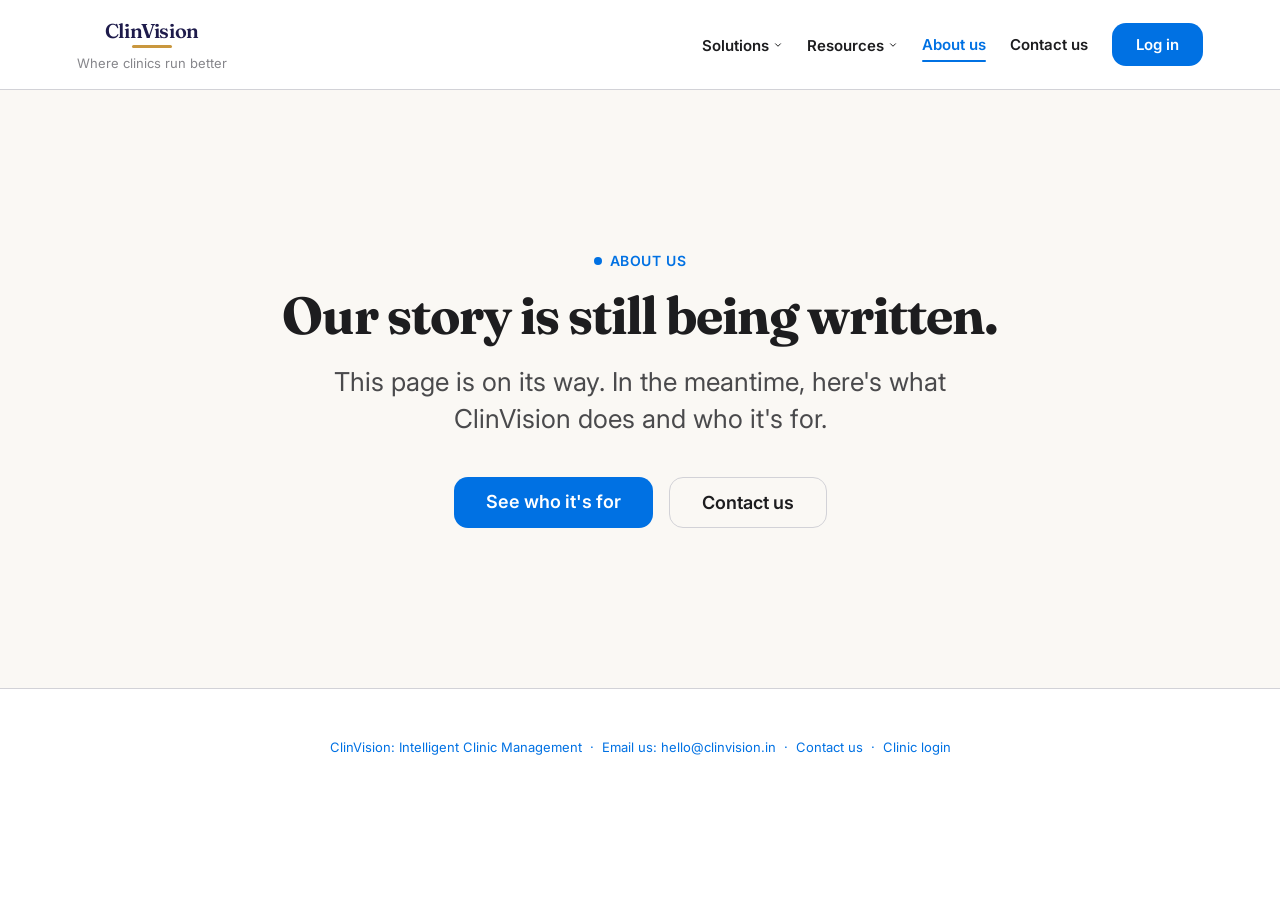
<file: about-us.html>
<!DOCTYPE html>
<html lang="en">
<head>
<meta charset="UTF-8" />
<meta name="viewport" content="width=device-width, initial-scale=1.0" />
<title>About ClinVision: Clinic Management Software Built in India</title>
<meta name="description" content="Learn about ClinVision, the team building clinic management software for Indian clinics, with real queue, billing, and pharmacy tools." />
<link rel="canonical" href="https://clinvision.in/about-us" />
<meta property="og:type" content="website" />
<meta property="og:site_name" content="ClinVision" />
<meta property="og:title" content="About ClinVision: Clinic Management Software Built in India" />
<meta property="og:description" content="Learn about ClinVision, the team building clinic management software for Indian clinics." />
<meta property="og:url" content="https://clinvision.in/about-us" />
<meta property="og:image" content="https://clinvision.in/og-image.png" />
<meta property="og:image:width" content="1200" />
<meta property="og:image:height" content="630" />
<meta name="twitter:card" content="summary_large_image" />
<meta name="twitter:title" content="About ClinVision: Clinic Management Software Built in India" />
<meta name="twitter:description" content="Learn about ClinVision, the team building clinic management software for Indian clinics." />
<meta name="twitter:image" content="https://clinvision.in/og-image.png" />
<link rel="preconnect" href="https://fonts.googleapis.com">
<link rel="preconnect" href="https://fonts.gstatic.com" crossorigin>
<link href="https://fonts.googleapis.com/css2?family=Inter:wght@400;500;600;700&family=Fraunces:opsz,wght@9..144,500;9..144,600;9..144,700&display=optional" rel="stylesheet">
<link rel="icon" type="image/svg+xml" href="data:image/svg+xml,%3Csvg xmlns='http://www.w3.org/2000/svg' viewBox='0 0 100 100'%3E%3Crect width='100' height='100' rx='22' fill='%231e1b4b'/%3E%3Ctext x='50' y='70' font-family='Georgia, serif' font-size='60' font-weight='700' fill='%23fff' text-anchor='middle'%3EC%3C/text%3E%3Crect x='30' y='80' width='40' height='7' rx='3' fill='%23c9973e'/%3E%3C/svg%3E" />
<link rel="stylesheet" href="/styles.css?v=311" />
</head>
<body>

  <nav class="mkt-nav">
    <a href="/" class="brand">
      <span class="brand-top">
        <span class="brand-word-wrap">
          <span class="brand-word">ClinVision</span>
          <span class="brand-word-bar"></span>
        </span>
      </span>
      <span class="brand-tagline">Where clinics run better</span>
    </a>
    <div class="mkt-nav-links">
      <div class="nav-segment-wrap" tabindex="0">
        <button type="button" class="nav-hover-trigger">
          Solutions
          <svg class="chevron" viewBox="0 0 20 20" fill="none"><path d="M5 7.5L10 12.5L15 7.5" stroke="currentColor" stroke-width="2" stroke-linecap="round" stroke-linejoin="round"/></svg>
        </button>
        <div class="segment-menu">
          <div class="segment-menu-inner">
            <a class="segment-item" href="/solo-practice">
              <span class="segment-icon"><svg viewBox="0 0 24 24" fill="none" stroke="currentColor" stroke-width="1.8" stroke-linecap="round" stroke-linejoin="round"><circle cx="12" cy="8" r="3.2"/><path d="M5 20c0-3.6 3.1-6 7-6s7 2.4 7 6"/></svg></span>
              <span><p class="segment-item-title">Solo practice</p><p class="segment-item-desc">One doctor. Still runs like clockwork.</p></span>
            </a>
            <a class="segment-item" href="/multi-doctor-clinics">
              <span class="segment-icon"><svg viewBox="0 0 24 24" fill="none" stroke="currentColor" stroke-width="1.8" stroke-linecap="round" stroke-linejoin="round"><path d="M17 21v-2a4 4 0 0 0-4-4H5a4 4 0 0 0-4 4v2"/><circle cx="9" cy="7" r="4"/><path d="M23 21v-2a4 4 0 0 0-3-3.87"/><path d="M16 3.13a4 4 0 0 1 0 7.75"/></svg></span>
              <span><p class="segment-item-title">Multi-doctor clinics</p><p class="segment-item-desc">Every doctor's queue, one shared view.</p></span>
            </a>
            <a class="segment-item disabled" href="#" onclick="return false;">
              <span class="segment-icon"><svg viewBox="0 0 24 24" fill="none" stroke="currentColor" stroke-width="1.8" stroke-linecap="round" stroke-linejoin="round"><path d="M4 21V6a1 1 0 0 1 1-1h6a1 1 0 0 1 1 1v15"/><path d="M12 10h7a1 1 0 0 1 1 1v10"/><path d="M8 8h.01M8 11h.01M8 14h.01M8 17h.01"/><path d="M15 13h.01M15 16h.01M15 19h.01"/></svg></span>
              <span><p class="segment-item-title">Polyclinics</p><p class="segment-item-desc">Many specialties, one front desk.</p></span>
            </a>
            <a class="segment-item disabled" href="#" onclick="return false;">
              <span class="segment-icon"><svg viewBox="0 0 24 24" fill="none" stroke="currentColor" stroke-width="1.8" stroke-linecap="round" stroke-linejoin="round"><path d="M9 3h6"/><path d="M10 3v6.5L4.5 19a1.5 1.5 0 0 0 1.3 2.3h12.4a1.5 1.5 0 0 0 1.3-2.3L14 9.5V3"/><path d="M7.5 15h9"/></svg></span>
              <span><p class="segment-item-title">Diagnostic centers</p><p class="segment-item-desc">Every walk-in, tracked and billed.</p></span>
            </a>
          </div>
        </div>
      </div>
            <div class="nav-segment-wrap" tabindex="0">
        <button type="button" class="nav-hover-trigger">
          Resources
          <svg class="chevron" viewBox="0 0 20 20" fill="none"><path d="M5 7.5L10 12.5L15 7.5" stroke="currentColor" stroke-width="2" stroke-linecap="round" stroke-linejoin="round"/></svg>
        </button>
        <div class="segment-menu">
          <div class="segment-menu-inner">
            <a class="segment-item" href="/resources/how-to-reduce-patient-waiting-time">
              <span class="segment-icon"><svg viewBox="0 0 24 24" fill="none" stroke="currentColor" stroke-width="1.8" stroke-linecap="round" stroke-linejoin="round"><circle cx="12" cy="12" r="9"/><path d="M12 7v5l3 3"/></svg></span>
              <span><p class="segment-item-title">Reduce patient waiting time</p><p class="segment-item-desc">What actually shortens a waiting room.</p></span>
            </a>
            <a class="segment-item" href="/resources/clinic-management-best-practices">
              <span class="segment-icon"><svg viewBox="0 0 24 24" fill="none" stroke="currentColor" stroke-width="1.8" stroke-linecap="round" stroke-linejoin="round"><path d="M9 11l3 3L22 4"/><path d="M21 12v7a2 2 0 0 1-2 2H5a2 2 0 0 1-2-2V5a2 2 0 0 1 2-2h11"/></svg></span>
              <span><p class="segment-item-title">Clinic management best practices</p><p class="segment-item-desc">Habits that hold up as you grow.</p></span>
            </a>
            <a class="segment-item" href="/resources/how-to-manage-opd-queues">
              <span class="segment-icon"><svg viewBox="0 0 24 24" fill="none" stroke="currentColor" stroke-width="1.8" stroke-linecap="round" stroke-linejoin="round"><rect x="3" y="4" width="18" height="16" rx="2"/><path d="M8 2v4M16 2v4M3 10h18"/></svg></span>
              <span><p class="segment-item-title">How to manage OPD queues</p><p class="segment-item-desc">Built for how Indian clinics actually run.</p></span>
            </a>
            <a class="segment-item" href="/resources/digital-vs-paper-patient-records">
              <span class="segment-icon"><svg viewBox="0 0 24 24" fill="none" stroke="currentColor" stroke-width="1.8" stroke-linecap="round" stroke-linejoin="round"><path d="M6 3h7l5 5v12a1 1 0 0 1-1 1H6a1 1 0 0 1-1-1V4a1 1 0 0 1 1-1z"/><path d="M13 3v5h5"/></svg></span>
              <span><p class="segment-item-title">Digital vs paper records</p><p class="segment-item-desc">An honest comparison, not a sales pitch.</p></span>
            </a>
            <a class="segment-item" href="/resources/clinic-software-guide">
              <span class="segment-icon"><svg viewBox="0 0 24 24" fill="none" stroke="currentColor" stroke-width="1.8" stroke-linecap="round" stroke-linejoin="round"><circle cx="10" cy="10" r="6"/><path d="M20 20l-5.5-5.5"/></svg></span>
              <span><p class="segment-item-title">Clinic software buyer's guide</p><p class="segment-item-desc">What to actually ask before you buy.</p></span>
            </a>
          </div>
        </div>
      </div>
      <a href="/about-us" class="mkt-nav-current" style="font-weight:600;font-size:15px;text-decoration:none;">About us</a>
      <a href="/contact" style="font-weight:600;font-size:15px;color:var(--black);text-decoration:none;">Contact us</a>
      <a href="/login" class="btn btn-accent">Log in</a>
    </div>
  </nav>

  <!-- PLACEHOLDER: this page is a stub. Real content (our story, mission,
       values, team) is a separate, deliberately-scoped piece of writing --
       see the "About us page: real content" item in BACKLOG.md. -->
  <div class="mkt-fullbleed" style="background:var(--mkt-paper);">
    <section class="mkt-section" style="padding-top:160px;padding-bottom:160px;">
      <div class="eyebrow">About us</div>
      <h2 class="mkt-h2">Our story is still being written.</h2>
      <p class="mkt-sub">This page is on its way. In the meantime, here's what ClinVision does and who it's for.</p>
      <div class="mkt-cta-row">
        <a href="/solo-practice" class="btn btn-accent btn-large">See who it's for</a>
        <a href="/contact" class="btn btn-ghost btn-large">Contact us</a>
      </div>
    </section>
  </div>

  <footer class="mkt-footer">
    ClinVision: Intelligent Clinic Management &nbsp;·&nbsp; Email us: <a href="mailto:hello@clinvision.in">hello@clinvision.in</a> &nbsp;·&nbsp;
    <a href="/contact">Contact us</a> &nbsp;·&nbsp;
    <a href="/login">Clinic login</a>
  </footer>

</body>
</html>
</file>
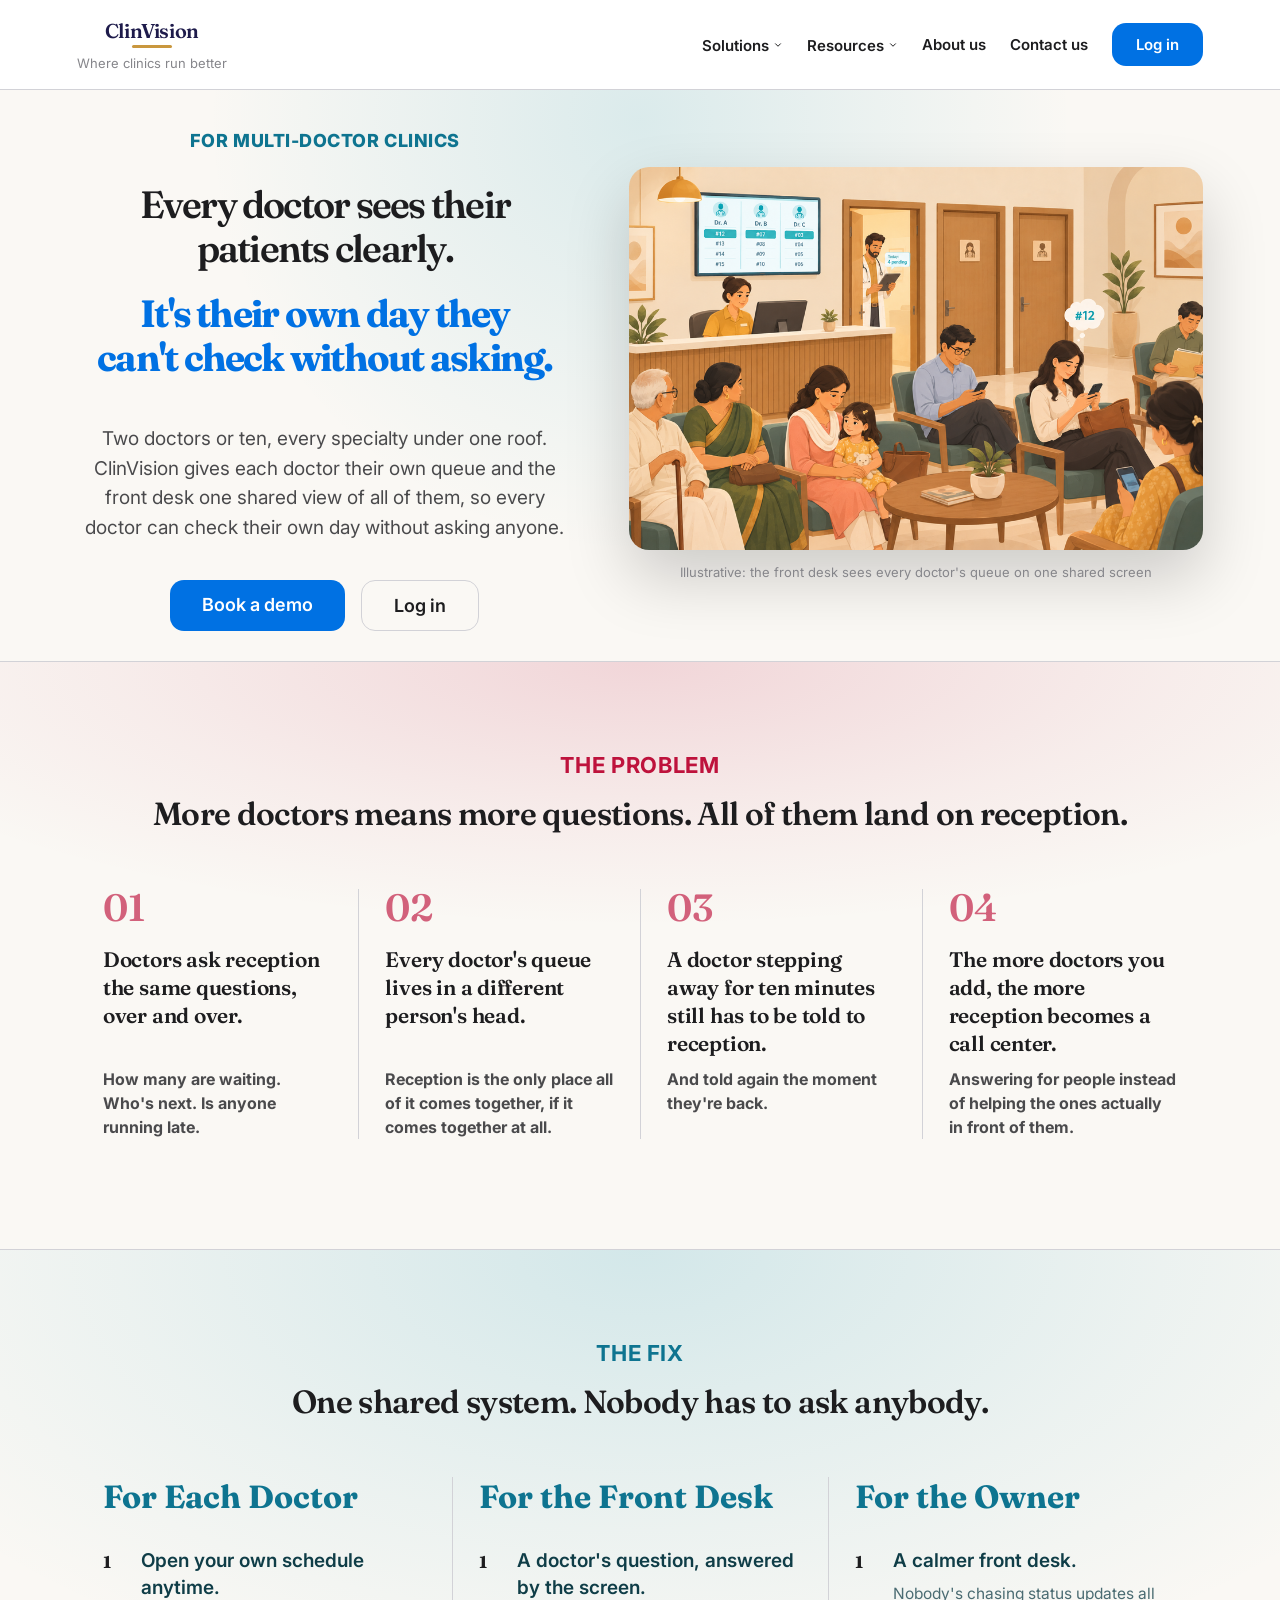
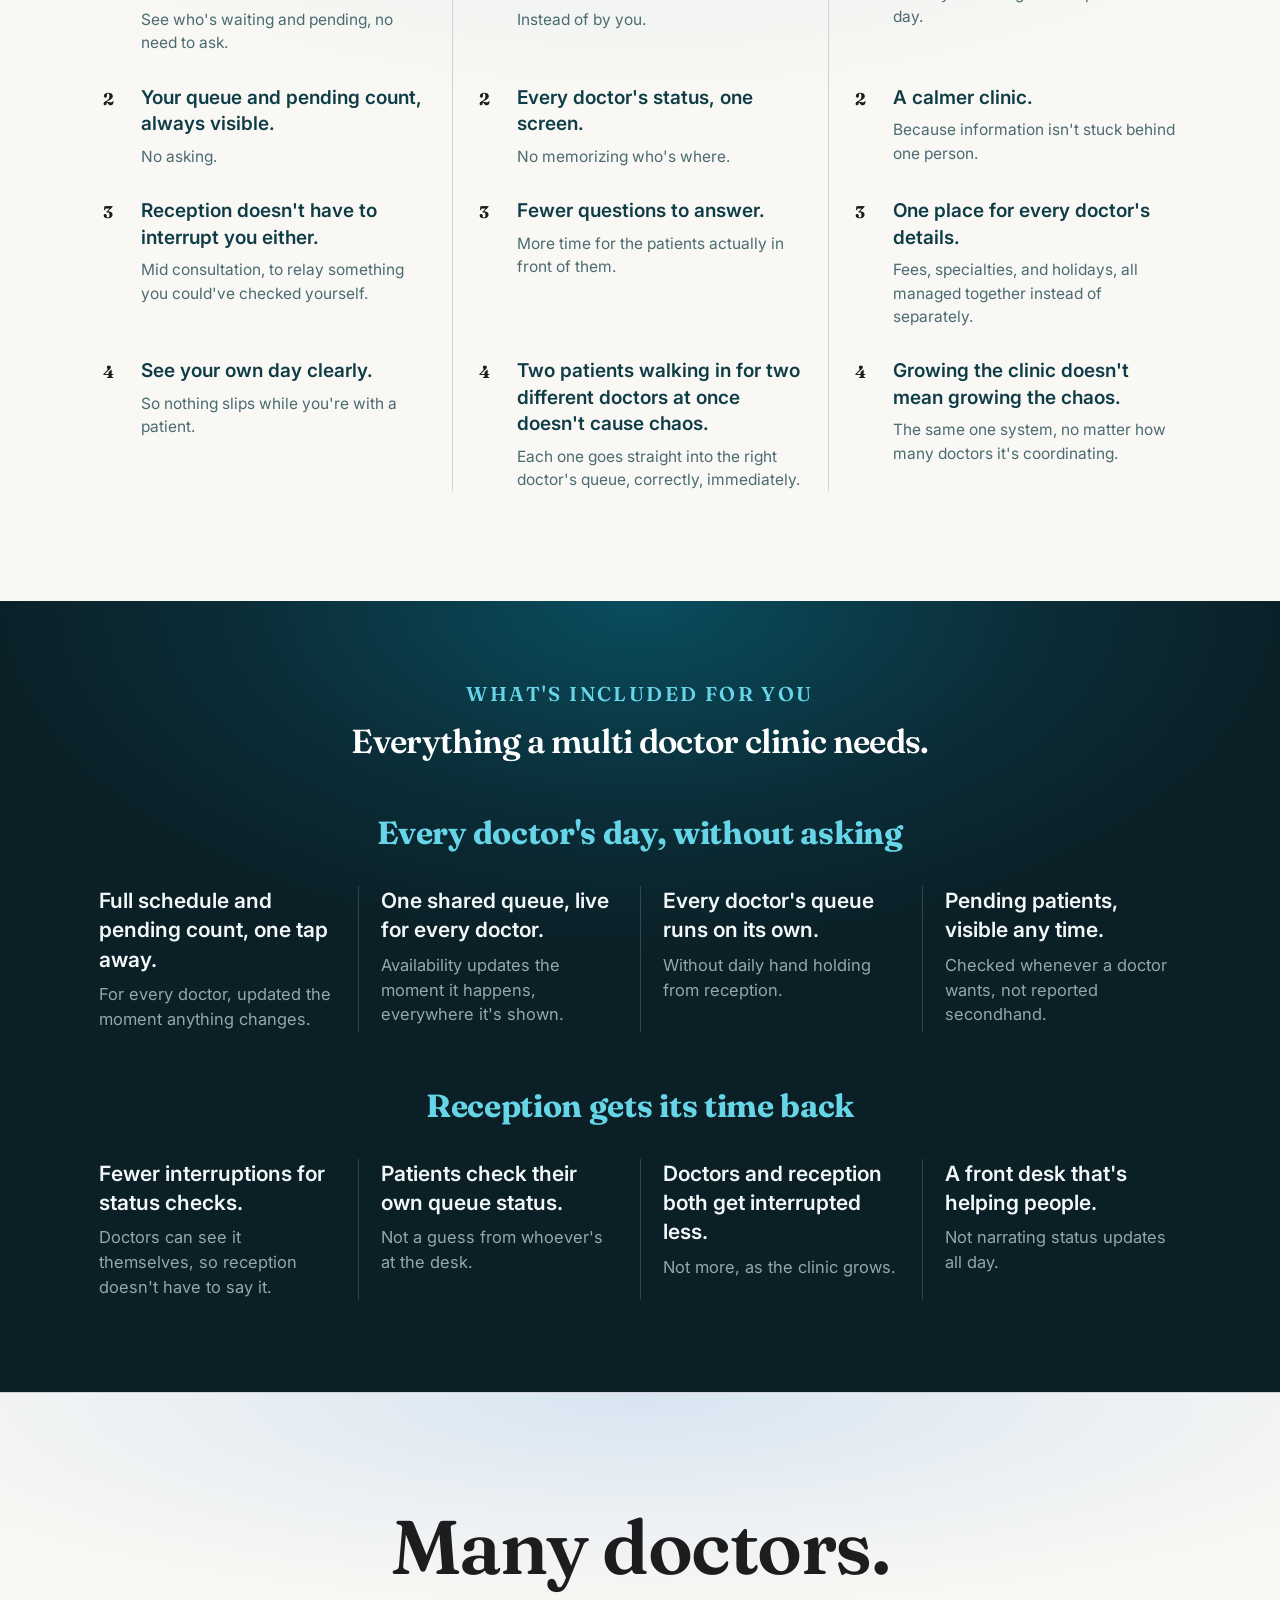
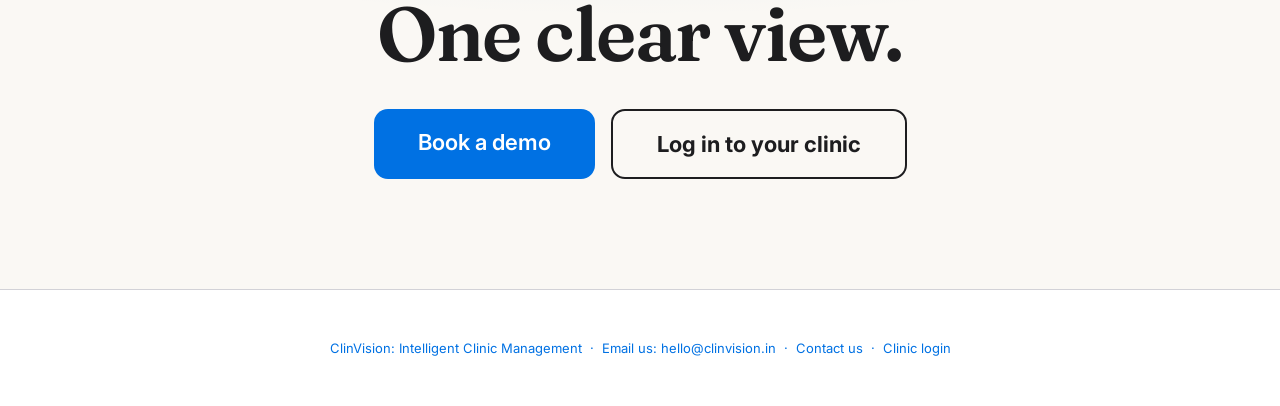
<file: multi-doctor-clinics.html>
<!DOCTYPE html>
<html lang="en">
<head>
<meta charset="UTF-8" />
<meta name="viewport" content="width=device-width, initial-scale=1.0" />
<title>Clinic Management Software for Multi Doctor Clinics | ClinVision</title>
<meta name="description" content="ClinVision gives every doctor their own queue, with the front desk seeing every doctor together in one shared view." />
<link rel="canonical" href="https://clinvision.in/multi-doctor-clinics" />
<meta property="og:type" content="website" />
<meta property="og:site_name" content="ClinVision" />
<meta property="og:title" content="Clinic Management Software for Multi Doctor Clinics | ClinVision" />
<meta property="og:description" content="Every doctor gets their own queue. The front desk sees all of them together, in one shared view." />
<meta property="og:url" content="https://clinvision.in/multi-doctor-clinics" />
<meta property="og:image" content="https://clinvision.in/og-image.png" />
<meta property="og:image:width" content="1200" />
<meta property="og:image:height" content="630" />
<meta name="twitter:card" content="summary_large_image" />
<meta name="twitter:title" content="Clinic Management Software for Multi Doctor Clinics | ClinVision" />
<meta name="twitter:description" content="Every doctor gets their own queue. The front desk sees all of them together, in one shared view." />
<meta name="twitter:image" content="https://clinvision.in/og-image.png" />
<link rel="preconnect" href="https://fonts.googleapis.com">
<link rel="preconnect" href="https://fonts.gstatic.com" crossorigin>
<link href="https://fonts.googleapis.com/css2?family=Inter:wght@400;500;600;700&family=Fraunces:opsz,wght@9..144,500;9..144,600;9..144,700&display=optional" rel="stylesheet">
<link rel="icon" type="image/svg+xml" href="data:image/svg+xml,%3Csvg xmlns='http://www.w3.org/2000/svg' viewBox='0 0 100 100'%3E%3Crect width='100' height='100' rx='22' fill='%231e1b4b'/%3E%3Ctext x='50' y='70' font-family='Georgia, serif' font-size='60' font-weight='700' fill='%23fff' text-anchor='middle'%3EC%3C/text%3E%3Crect x='30' y='80' width='40' height='7' rx='3' fill='%23c9973e'/%3E%3C/svg%3E" />
<link rel="stylesheet" href="/styles.css?v=311" />
</head>
<body>

  <!-- Reached only by hovering "Solutions" in the nav below -- see
       solo-practice.html's own nav comment for how the menu works.
       BACKLOG.md's segment-page note now covers only Polyclinics and
       Diagnostic centers -- this page ships Multi-doctor clinics, the
       2nd of 4 segments. -->
  <nav class="mkt-nav">
    <a href="/" class="brand">
      <span class="brand-top">
        <span class="brand-word-wrap">
          <span class="brand-word">ClinVision</span>
          <span class="brand-word-bar"></span>
        </span>
      </span>
      <span class="brand-tagline">Where clinics run better</span>
    </a>
    <div class="mkt-nav-links">
      <div class="nav-segment-wrap" tabindex="0">
        <button type="button" class="nav-hover-trigger">
          Solutions
          <svg class="chevron" viewBox="0 0 20 20" fill="none"><path d="M5 7.5L10 12.5L15 7.5" stroke="currentColor" stroke-width="2" stroke-linecap="round" stroke-linejoin="round"/></svg>
        </button>
        <div class="segment-menu">
          <div class="segment-menu-inner">
            <a class="segment-item" href="/solo-practice">
              <span class="segment-icon"><svg viewBox="0 0 24 24" fill="none" stroke="currentColor" stroke-width="1.8" stroke-linecap="round" stroke-linejoin="round"><circle cx="12" cy="8" r="3.2"/><path d="M5 20c0-3.6 3.1-6 7-6s7 2.4 7 6"/></svg></span>
              <span><p class="segment-item-title">Solo practice</p><p class="segment-item-desc">One doctor. Still runs like clockwork.</p></span>
            </a>
            <a class="segment-item" href="/multi-doctor-clinics">
              <span class="segment-icon"><svg viewBox="0 0 24 24" fill="none" stroke="currentColor" stroke-width="1.8" stroke-linecap="round" stroke-linejoin="round"><path d="M17 21v-2a4 4 0 0 0-4-4H5a4 4 0 0 0-4 4v2"/><circle cx="9" cy="7" r="4"/><path d="M23 21v-2a4 4 0 0 0-3-3.87"/><path d="M16 3.13a4 4 0 0 1 0 7.75"/></svg></span>
              <span><p class="segment-item-title">Multi-doctor clinics</p><p class="segment-item-desc">Every doctor's queue, one shared view.</p></span>
            </a>
            <a class="segment-item disabled" href="#" onclick="return false;">
              <span class="segment-icon"><svg viewBox="0 0 24 24" fill="none" stroke="currentColor" stroke-width="1.8" stroke-linecap="round" stroke-linejoin="round"><path d="M4 21V6a1 1 0 0 1 1-1h6a1 1 0 0 1 1 1v15"/><path d="M12 10h7a1 1 0 0 1 1 1v10"/><path d="M8 8h.01M8 11h.01M8 14h.01M8 17h.01"/><path d="M15 13h.01M15 16h.01M15 19h.01"/></svg></span>
              <span><p class="segment-item-title">Polyclinics</p><p class="segment-item-desc">Many specialties, one front desk.</p></span>
            </a>
            <a class="segment-item disabled" href="#" onclick="return false;">
              <span class="segment-icon"><svg viewBox="0 0 24 24" fill="none" stroke="currentColor" stroke-width="1.8" stroke-linecap="round" stroke-linejoin="round"><path d="M9 3h6"/><path d="M10 3v6.5L4.5 19a1.5 1.5 0 0 0 1.3 2.3h12.4a1.5 1.5 0 0 0 1.3-2.3L14 9.5V3"/><path d="M7.5 15h9"/></svg></span>
              <span><p class="segment-item-title">Diagnostic centers</p><p class="segment-item-desc">Every walk-in, tracked and billed.</p></span>
            </a>
          </div>
        </div>
      </div>
            <div class="nav-segment-wrap" tabindex="0">
        <button type="button" class="nav-hover-trigger">
          Resources
          <svg class="chevron" viewBox="0 0 20 20" fill="none"><path d="M5 7.5L10 12.5L15 7.5" stroke="currentColor" stroke-width="2" stroke-linecap="round" stroke-linejoin="round"/></svg>
        </button>
        <div class="segment-menu">
          <div class="segment-menu-inner">
            <a class="segment-item" href="/resources/how-to-reduce-patient-waiting-time">
              <span class="segment-icon"><svg viewBox="0 0 24 24" fill="none" stroke="currentColor" stroke-width="1.8" stroke-linecap="round" stroke-linejoin="round"><circle cx="12" cy="12" r="9"/><path d="M12 7v5l3 3"/></svg></span>
              <span><p class="segment-item-title">Reduce patient waiting time</p><p class="segment-item-desc">What actually shortens a waiting room.</p></span>
            </a>
            <a class="segment-item" href="/resources/clinic-management-best-practices">
              <span class="segment-icon"><svg viewBox="0 0 24 24" fill="none" stroke="currentColor" stroke-width="1.8" stroke-linecap="round" stroke-linejoin="round"><path d="M9 11l3 3L22 4"/><path d="M21 12v7a2 2 0 0 1-2 2H5a2 2 0 0 1-2-2V5a2 2 0 0 1 2-2h11"/></svg></span>
              <span><p class="segment-item-title">Clinic management best practices</p><p class="segment-item-desc">Habits that hold up as you grow.</p></span>
            </a>
            <a class="segment-item" href="/resources/how-to-manage-opd-queues">
              <span class="segment-icon"><svg viewBox="0 0 24 24" fill="none" stroke="currentColor" stroke-width="1.8" stroke-linecap="round" stroke-linejoin="round"><rect x="3" y="4" width="18" height="16" rx="2"/><path d="M8 2v4M16 2v4M3 10h18"/></svg></span>
              <span><p class="segment-item-title">How to manage OPD queues</p><p class="segment-item-desc">Built for how Indian clinics actually run.</p></span>
            </a>
            <a class="segment-item" href="/resources/digital-vs-paper-patient-records">
              <span class="segment-icon"><svg viewBox="0 0 24 24" fill="none" stroke="currentColor" stroke-width="1.8" stroke-linecap="round" stroke-linejoin="round"><path d="M6 3h7l5 5v12a1 1 0 0 1-1 1H6a1 1 0 0 1-1-1V4a1 1 0 0 1 1-1z"/><path d="M13 3v5h5"/></svg></span>
              <span><p class="segment-item-title">Digital vs paper records</p><p class="segment-item-desc">An honest comparison, not a sales pitch.</p></span>
            </a>
            <a class="segment-item" href="/resources/clinic-software-guide">
              <span class="segment-icon"><svg viewBox="0 0 24 24" fill="none" stroke="currentColor" stroke-width="1.8" stroke-linecap="round" stroke-linejoin="round"><circle cx="10" cy="10" r="6"/><path d="M20 20l-5.5-5.5"/></svg></span>
              <span><p class="segment-item-title">Clinic software buyer's guide</p><p class="segment-item-desc">What to actually ask before you buy.</p></span>
            </a>
          </div>
        </div>
      </div>
      <a href="/about-us" style="font-weight:600;font-size:15px;color:var(--black);text-decoration:none;">About us</a>
      <a href="/contact" style="font-weight:600;font-size:15px;color:var(--black);text-decoration:none;">Contact us</a>
      <a href="/login" class="btn btn-accent">Log in</a>
    </div>
  </nav>

  <!-- HERO -->
  <div class="mkt-fullbleed" style="background:var(--mkt-paper);">
    <div class="hero-stage centered">
      <!-- Cyan, this segment's own identity color -- not Solo practice's
           teal, not the purple/amber reserved for Polyclinics/Diagnostic
           centers. Same shape/animation as every other segment hero. -->
      <div class="hero-glow" aria-hidden="true" style="background: radial-gradient(circle, rgba(8, 145, 178, 0.13) 0%, rgba(8, 145, 178, 0) 68%);"></div>
      <div class="content">
        <div class="eyebrow hero-fx" id="heroFxEyebrow" style="color:#0e7490; opacity:1; font-weight:800;">For multi-doctor clinics</div>
        <h1 class="mkt-h1">
          <span class="hero-line hero-line-last hero-fx" id="heroFxLine1">Every doctor sees their patients clearly.</span>
          <!-- Runs longer than Solo practice's own resolve line -- at
               the shared 46px cap it wraps to 3 lines no matter where a
               manual break falls, since even half the sentence exceeds
               the 560px content column at that size. Capped lower here,
               specific to this page's longer sentence, with a manual
               break at the natural clause so it holds at exactly 2. -->
          <span class="hero-line-resolve hero-fx hero-fx-pop" id="heroFxResolve" style="white-space:normal; font-size:clamp(26px, 3.1vw, 38px);">It's their own day they<br />can't check without asking.</span>
        </h1>
        <p class="mkt-sub hero-sub hero-fx" id="heroFxSub">Two doctors or ten, every specialty under one roof. ClinVision gives each doctor their own queue and the front desk one shared view of all of them, so every doctor can check their own day without asking anyone.</p>
        <div class="mkt-cta-row hero-fx" id="heroFxCta">
          <a href="/contact" class="btn btn-accent btn-large">Book a demo</a>
          <a href="/login" class="btn btn-ghost btn-large">Log in</a>
        </div>
      </div>
      <div class="hero-visual hero-fx" id="heroFxImage">
        <img src="multi-doctor-clinics.png" alt="A front desk with a shared screen showing three doctors' queues (Dr. A, B, C), consultation room doors, a doctor checking a tablet reading Today: 4 pending, and a patient in the waiting area checking her phone with her queue number in a thought bubble." />
        <div class="hero-visual-caption hero-fx" id="heroFxCaption">Illustrative: the front desk sees every doctor's queue on one shared screen</div>
      </div>
    </div>
  </div>

  <script>
    (function () {
      var seq = [
        ['heroFxEyebrow', 0],
        ['heroFxImage', 300],
        ['heroFxLine1', 250],
        ['heroFxResolve', 700],
        ['heroFxSub', 1300],
        ['heroFxCaption', 1450],
        ['heroFxCta', 1550]
      ];
      seq.forEach(function (pair) {
        var id = pair[0], delay = pair[1];
        window.setTimeout(function () {
          var el = document.getElementById(id);
          if (el) el.classList.add('show');
        }, delay);
      });
    })();
  </script>

  <!-- PROBLEM -- 4 numbered facts, rose tone, staggered reveal -->
  <section class="pg-section tone-rose">
    <div class="pg-glow" aria-hidden="true"></div>
    <!-- Widened from the shared 920px -- this headline runs longer than
         Solo practice's own Problem headline and was wrapping to 2
         lines at the default width. -->
    <div class="pg-head reveal" style="max-width:1150px;">
      <div class="pg-eyebrow">The problem</div>
      <h2 class="pg-h2">More doctors means more questions. All of them land on reception.</h2>
    </div>
    <div class="item-row" id="problemRow" style="--cols:4;">
      <div class="item-card"><div class="item-num">01</div><p class="item-lead">Doctors ask reception the same questions, over and over.</p><p class="item-support">How many are waiting. Who's next. Is anyone running late.</p></div>
      <div class="item-card"><div class="item-num">02</div><p class="item-lead">Every doctor's queue lives in a different person's head.</p><p class="item-support">Reception is the only place all of it comes together, if it comes together at all.</p></div>
      <div class="item-card"><div class="item-num">03</div><p class="item-lead">A doctor stepping away for ten minutes still has to be told to reception.</p><p class="item-support">And told again the moment they're back.</p></div>
      <div class="item-card"><div class="item-num">04</div><p class="item-lead">The more doctors you add, the more reception becomes a call center.</p><p class="item-support">Answering for people instead of helping the ones actually in front of them.</p></div>
    </div>
  </section>

  <!-- FIX -- 3 audience columns, each once, each with its own numbered
       stack of points; cyan tone. New pattern (.audience-head/.point-list),
       see styles.css's comment above these classes. -->
  <section class="pg-section tone-cyan">
    <div class="pg-glow" aria-hidden="true"></div>
    <div class="pg-head reveal">
      <div class="pg-eyebrow">The fix</div>
      <h2 class="pg-h2">One shared system. Nobody has to ask anybody.</h2>
    </div>
    <div class="item-row" id="fixRow" style="--cols:3;">

      <div class="item-card">
        <div class="audience-head">For Each Doctor</div>
        <div class="point-list">
          <div class="point"><div class="point-num">1</div><div><p class="point-lead">Open your own schedule anytime.</p><p class="point-support">See who's waiting and pending, no need to ask.</p></div></div>
          <div class="point"><div class="point-num">2</div><div><p class="point-lead">Your queue and pending count, always visible.</p><p class="point-support">No asking.</p></div></div>
          <div class="point"><div class="point-num">3</div><div><p class="point-lead">Reception doesn't have to interrupt you either.</p><p class="point-support">Mid consultation, to relay something you could've checked yourself.</p></div></div>
          <div class="point"><div class="point-num">4</div><div><p class="point-lead">See your own day clearly.</p><p class="point-support">So nothing slips while you're with a patient.</p></div></div>
        </div>
      </div>

      <div class="item-card">
        <div class="audience-head">For the Front Desk</div>
        <div class="point-list">
          <div class="point"><div class="point-num">1</div><div><p class="point-lead">A doctor's question, answered by the screen.</p><p class="point-support">Instead of by you.</p></div></div>
          <div class="point"><div class="point-num">2</div><div><p class="point-lead">Every doctor's status, one screen.</p><p class="point-support">No memorizing who's where.</p></div></div>
          <div class="point"><div class="point-num">3</div><div><p class="point-lead">Fewer questions to answer.</p><p class="point-support">More time for the patients actually in front of them.</p></div></div>
          <div class="point"><div class="point-num">4</div><div><p class="point-lead">Two patients walking in for two different doctors at once doesn't cause chaos.</p><p class="point-support">Each one goes straight into the right doctor's queue, correctly, immediately.</p></div></div>
        </div>
      </div>

      <div class="item-card">
        <div class="audience-head">For the Owner</div>
        <div class="point-list">
          <div class="point"><div class="point-num">1</div><div><p class="point-lead">A calmer front desk.</p><p class="point-support">Nobody's chasing status updates all day.</p></div></div>
          <div class="point"><div class="point-num">2</div><div><p class="point-lead">A calmer clinic.</p><p class="point-support">Because information isn't stuck behind one person.</p></div></div>
          <div class="point"><div class="point-num">3</div><div><p class="point-lead">One place for every doctor's details.</p><p class="point-support">Fees, specialties, and holidays, all managed together instead of separately.</p></div></div>
          <div class="point"><div class="point-num">4</div><div><p class="point-lead">Growing the clinic doesn't mean growing the chaos.</p><p class="point-support">The same one system, no matter how many doctors it's coordinating.</p></div></div>
        </div>
      </div>

    </div>
  </section>

  <!-- WHAT'S INCLUDED -- dark cyan contrast panel, grouped under 2 shared
       row headings instead of a per-column numeral (see styles.css). -->
  <section class="dark-panel tone-cyan">
    <div class="dark-panel-glow" aria-hidden="true"></div>
    <!-- Widened from the shared 680px, and the h2's own font-size capped
         a bit lower than the shared 41px -- at the default width/size
         this heading was wrapping to 2 lines. -->
    <div class="dark-panel-head reveal" style="max-width:900px;">
      <div class="dark-panel-eyebrow">What's included for you</div>
      <h2 style="font-size:clamp(24px, 2.6vw, 34px);">Everything a multi doctor clinic needs.</h2>
    </div>
    <div class="dark-panel-body">

      <div class="dark-row-group">
        <div class="dark-row-heading reveal">Every doctor's day, without asking</div>
        <div class="dark-row" id="includedRow1">
          <div class="dark-col"><div class="dark-cell"><p class="point-lead">Full schedule and pending count, one tap away.</p><p class="point-support">For every doctor, updated the moment anything changes.</p></div></div>
          <div class="dark-col"><div class="dark-cell"><p class="point-lead">One shared queue, live for every doctor.</p><p class="point-support">Availability updates the moment it happens, everywhere it's shown.</p></div></div>
          <div class="dark-col"><div class="dark-cell"><p class="point-lead">Every doctor's queue runs on its own.</p><p class="point-support">Without daily hand holding from reception.</p></div></div>
          <div class="dark-col"><div class="dark-cell"><p class="point-lead">Pending patients, visible any time.</p><p class="point-support">Checked whenever a doctor wants, not reported secondhand.</p></div></div>
        </div>
      </div>

      <div class="dark-row-group">
        <div class="dark-row-heading reveal">Reception gets its time back</div>
        <div class="dark-row" id="includedRow2">
          <div class="dark-col"><div class="dark-cell"><p class="point-lead">Fewer interruptions for status checks.</p><p class="point-support">Doctors can see it themselves, so reception doesn't have to say it.</p></div></div>
          <div class="dark-col"><div class="dark-cell"><p class="point-lead">Patients check their own queue status.</p><p class="point-support">Not a guess from whoever's at the desk.</p></div></div>
          <div class="dark-col"><div class="dark-cell"><p class="point-lead">Doctors and reception both get interrupted less.</p><p class="point-support">Not more, as the clinic grows.</p></div></div>
          <div class="dark-col"><div class="dark-cell"><p class="point-lead">A front desk that's helping people.</p><p class="point-support">Not narrating status updates all day.</p></div></div>
        </div>
      </div>

    </div>
  </section>

  <!-- CLOSING CTA -- paper + blue glow, matching every other segment page -->
  <section class="final-cta centered reveal">
    <div class="final-cta-glow" aria-hidden="true"></div>
    <div class="final-cta-inner">
      <h2>Many doctors.<br />One clear view.</h2>
      <div class="mkt-cta-row">
        <a href="/contact" class="btn btn-accent">Book a demo</a>
        <a href="/login" class="btn btn-ghost">Log in to your clinic</a>
      </div>
    </div>
  </section>

  <footer class="mkt-footer">
    ClinVision: Intelligent Clinic Management &nbsp;·&nbsp; Email us: <a href="mailto:hello@clinvision.in">hello@clinvision.in</a> &nbsp;·&nbsp;
    <a href="/contact">Contact us</a> &nbsp;·&nbsp;
    <a href="/login">Clinic login</a>
  </footer>

  <script>
    // Plain section headers: simple fade-up on scroll -- same pattern
    // every other marketing page uses.
    const revealObserver = new IntersectionObserver((entries) => {
      entries.forEach((entry) => {
        if (entry.isIntersecting) { entry.target.classList.add('visible'); revealObserver.unobserve(entry.target); }
      });
    }, { threshold: 0.05 });
    document.querySelectorAll('.reveal').forEach((el) => revealObserver.observe(el));

    // Problem's 4 cards stagger in -- verbatim pattern from every other
    // segment page's own Problem/Fix rows.
    ['problemRow'].forEach((rowId) => {
      const cards = document.querySelectorAll('#' + rowId + ' .item-card');
      const obs = new IntersectionObserver((entries) => {
        entries.forEach((entry, i) => {
          if (entry.isIntersecting) {
            window.setTimeout(() => entry.target.classList.add('show'), i * 150);
            obs.unobserve(entry.target);
          }
        });
      }, { threshold: 0.05 });
      cards.forEach((el) => obs.observe(el));
    });

    // Fix's 3 audience columns fade in as a group, then each numbered
    // point inside cascades in turn.
    document.querySelectorAll('#fixRow .item-card').forEach((card) => {
      const obs = new IntersectionObserver((entries) => {
        entries.forEach((entry) => {
          if (entry.isIntersecting) { entry.target.classList.add('show'); obs.unobserve(entry.target); }
        });
      }, { threshold: 0.05 });
      obs.observe(card);
    });
    document.querySelectorAll('#fixRow .point-list').forEach((list) => {
      const points = list.querySelectorAll('.point');
      const obs = new IntersectionObserver((entries) => {
        entries.forEach((entry, i) => {
          if (entry.isIntersecting) {
            window.setTimeout(() => entry.target.classList.add('show'), i * 140);
            obs.unobserve(entry.target);
          }
        });
      }, { threshold: 0.1 });
      points.forEach((el) => obs.observe(el));
    });

    // Included's cells stagger left to right within their own row.
    document.querySelectorAll('.dark-row').forEach((row) => {
      const cells = row.querySelectorAll('.dark-cell');
      const obs = new IntersectionObserver((entries) => {
        entries.forEach((entry, i) => {
          if (entry.isIntersecting) {
            window.setTimeout(() => entry.target.classList.add('show'), i * 140);
            obs.unobserve(entry.target);
          }
        });
      }, { threshold: 0.1 });
      cells.forEach((el) => obs.observe(el));
    });

    // Equalize point-block heights: Fix aligns each numbered point
    // across its 3 sibling columns by index; Included aligns each
    // dark-row's own 4 sibling cells directly. Both equalize the whole
    // block (lead + support together), not just the lead -- stretching
    // the lead alone leaves dead space wedged between a short lead and
    // its own support whenever a sibling's lead wraps to more lines.
    (function () {
      function equalizeFixRow() {
        const lists = document.querySelectorAll('#fixRow .point-list');
        if (lists.length < 2) return;
        let maxPoints = 0;
        lists.forEach((l) => { maxPoints = Math.max(maxPoints, l.querySelectorAll('.point').length); });
        for (let i = 0; i < maxPoints; i++) {
          const blocks = [];
          lists.forEach((l) => {
            const pts = l.querySelectorAll('.point');
            if (pts[i]) blocks.push(pts[i]);
          });
          blocks.forEach((el) => { el.style.minHeight = ''; });
          let max = 0;
          blocks.forEach((el) => { const h = el.getBoundingClientRect().height; if (h > max) max = h; });
          blocks.forEach((el) => { el.style.minHeight = max + 'px'; });
        }
      }
      function equalizeIncludedRows() {
        document.querySelectorAll('.dark-row').forEach((row) => {
          const cells = row.querySelectorAll('.dark-cell');
          cells.forEach((el) => { el.style.minHeight = ''; });
          let max = 0;
          cells.forEach((el) => { const h = el.getBoundingClientRect().height; if (h > max) max = h; });
          cells.forEach((el) => { el.style.minHeight = max + 'px'; });
        });
      }
      function equalizeAll() { equalizeFixRow(); equalizeIncludedRows(); }
      let resizeTimer;
      window.addEventListener('resize', () => {
        window.clearTimeout(resizeTimer);
        resizeTimer = window.setTimeout(equalizeAll, 150);
      });
      if (document.fonts && document.fonts.ready) { document.fonts.ready.then(equalizeAll); }
      equalizeAll();
    })();

    // Equalize Problem's own item-lead heights within its one row --
    // verbatim pattern from every other segment page.
    (function () {
      const leads = document.querySelectorAll('#problemRow .item-lead');
      function equalize() {
        leads.forEach((el) => { el.style.minHeight = ''; });
        let max = 0;
        leads.forEach((el) => { const h = el.getBoundingClientRect().height; if (h > max) max = h; });
        leads.forEach((el) => { el.style.minHeight = max + 'px'; });
      }
      let resizeTimer;
      window.addEventListener('resize', () => {
        window.clearTimeout(resizeTimer);
        resizeTimer = window.setTimeout(equalize, 150);
      });
      if (document.fonts && document.fonts.ready) { document.fonts.ready.then(equalize); }
      equalize();
    })();
  </script>

</body>
</html>
</file>
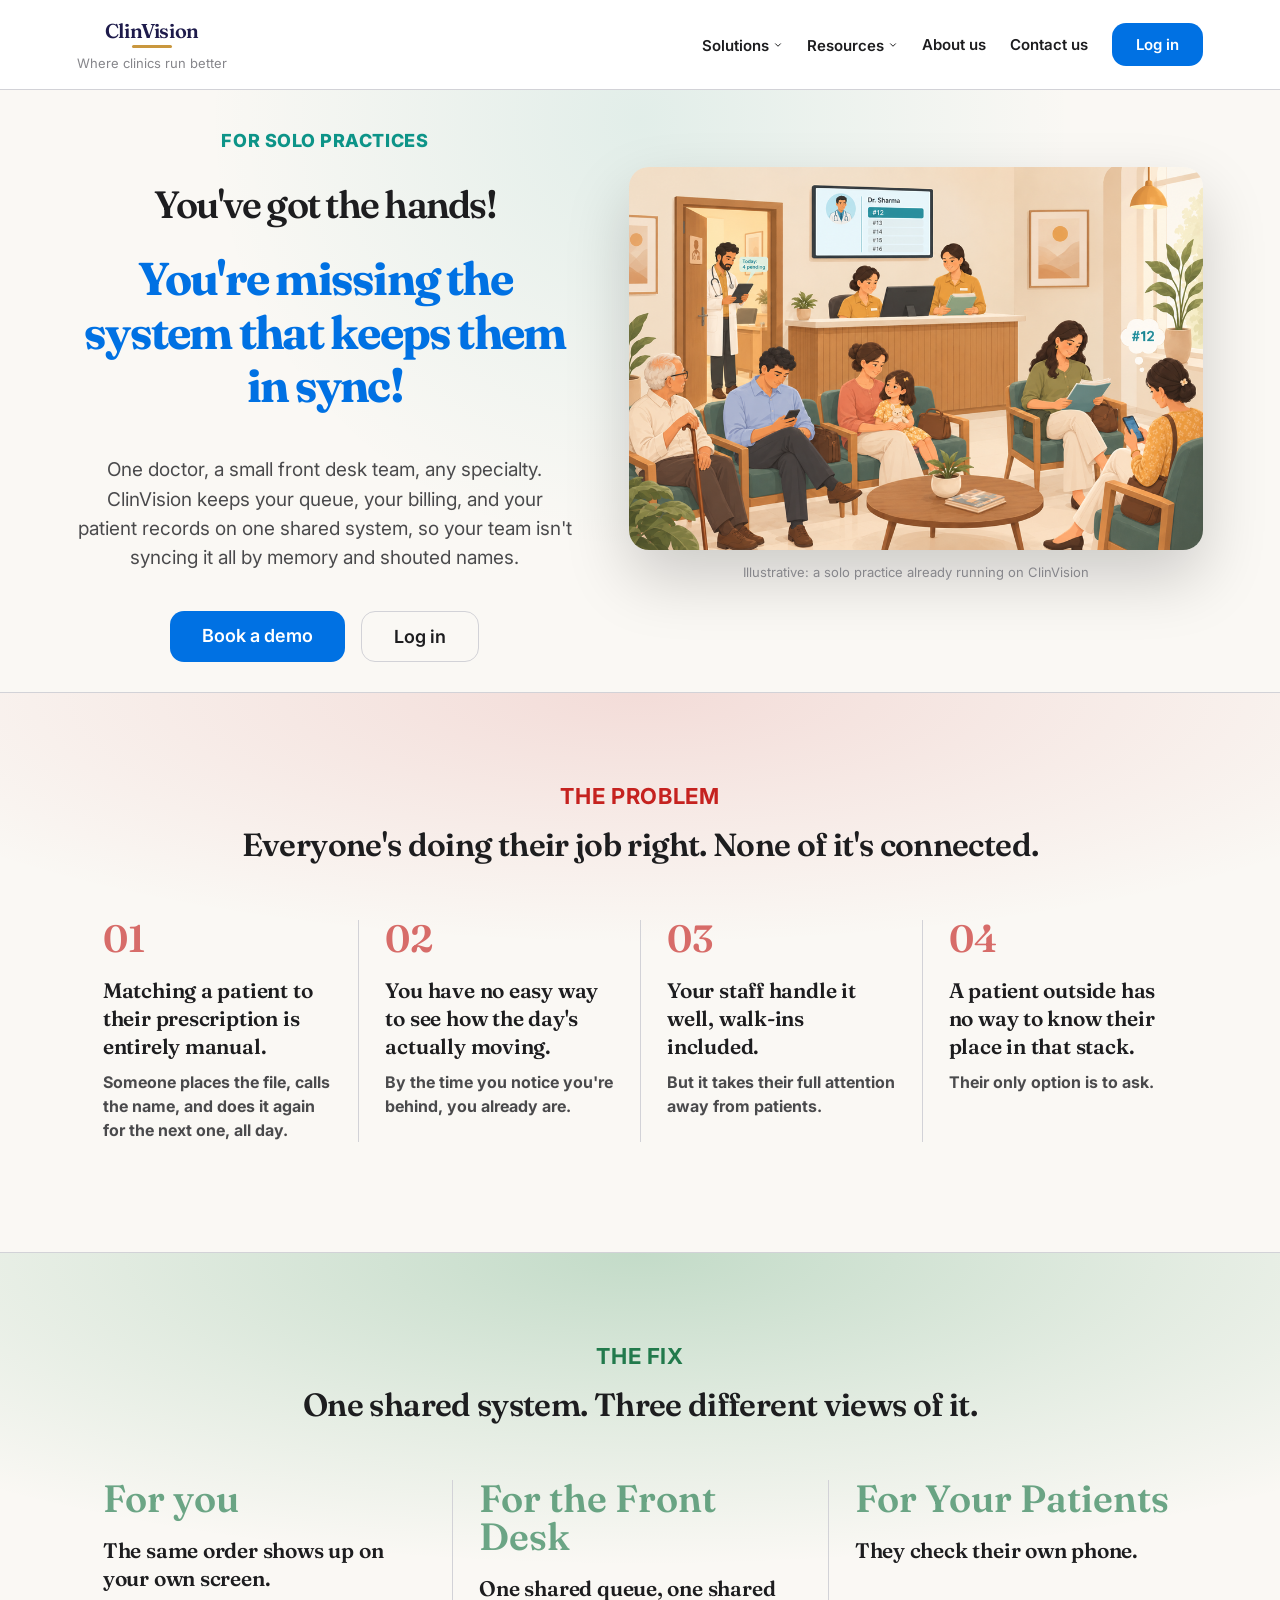
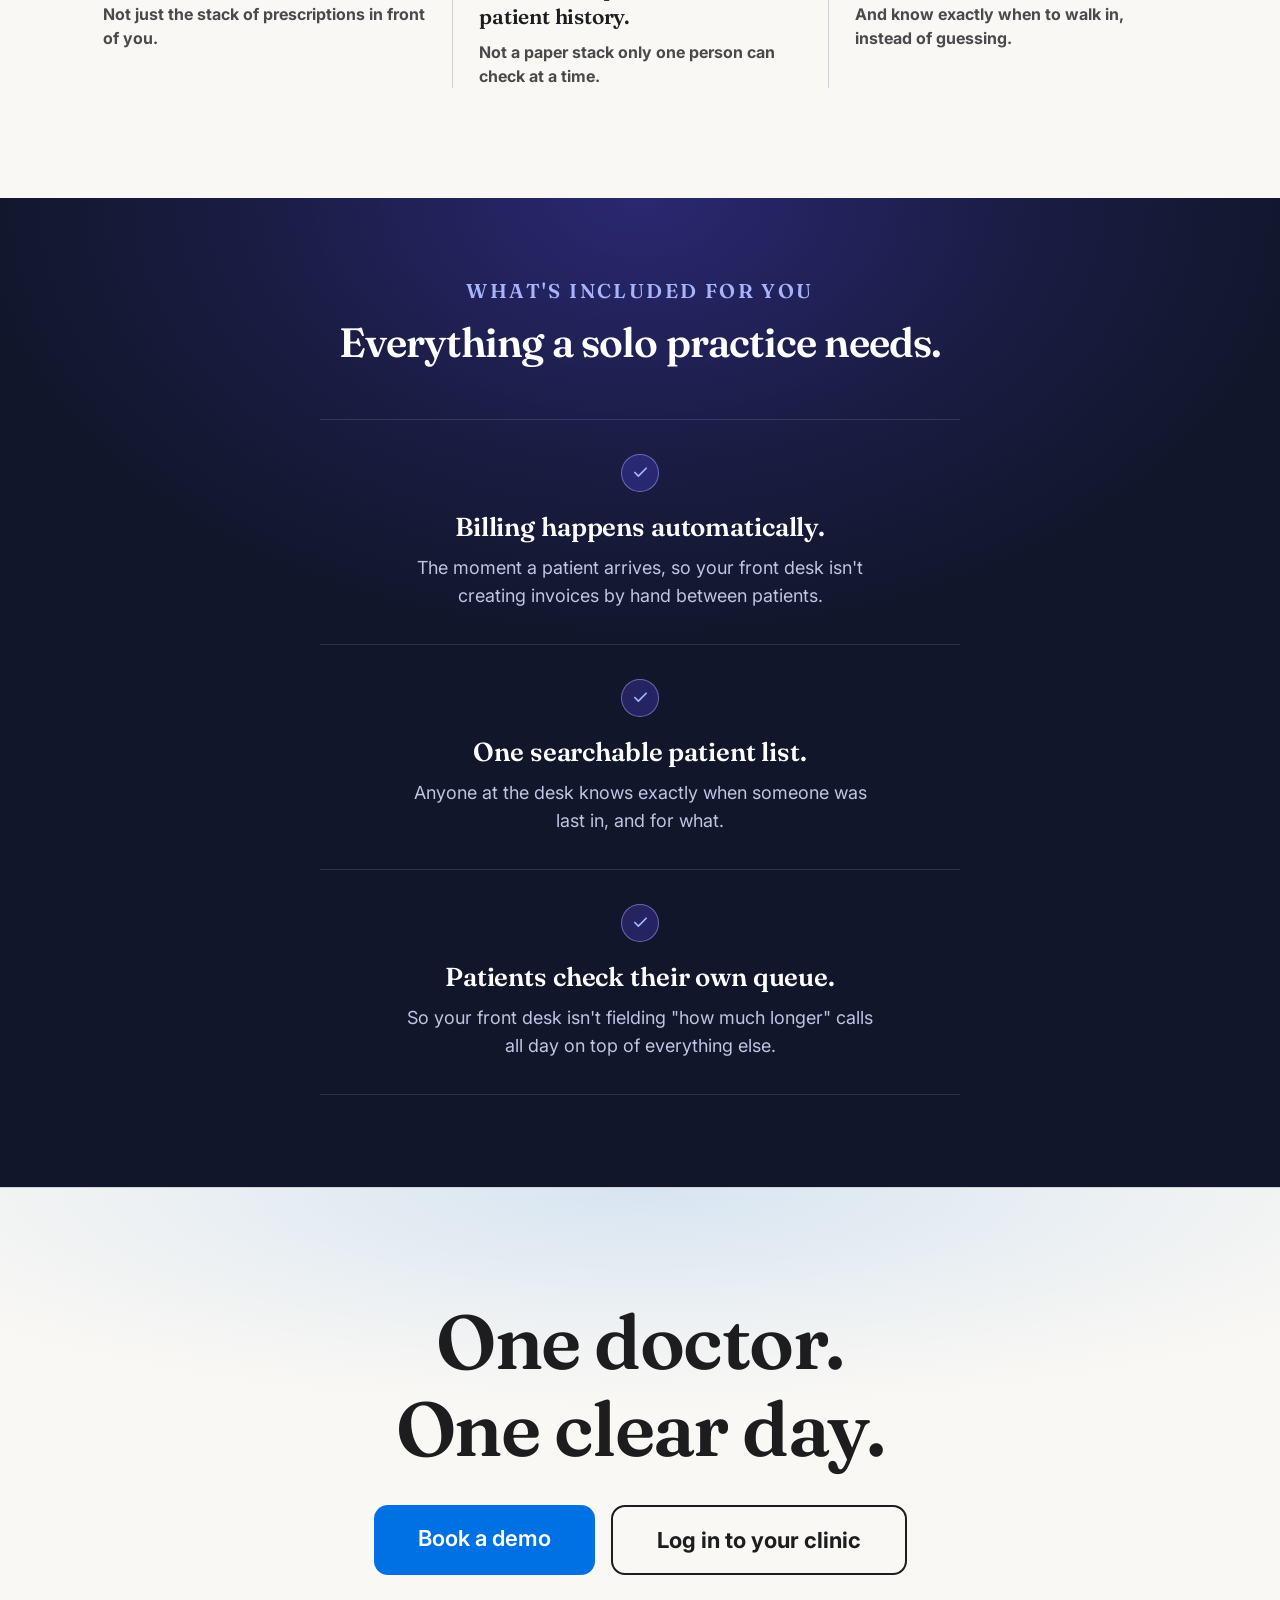
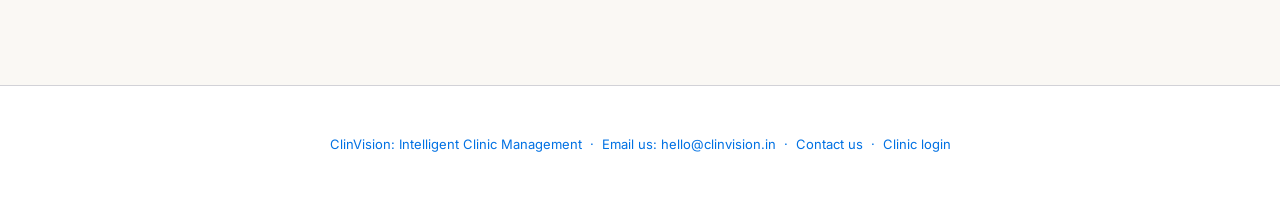
<file: solo-practice.html>
<!DOCTYPE html>
<html lang="en">
<head>
<meta charset="UTF-8" />
<meta name="viewport" content="width=device-width, initial-scale=1.0" />
<title>Clinic Management Software for Solo Practice | ClinVision</title>
<meta name="description" content="ClinVision is built for solo practice doctors, managing your patient queue, consultation billing, and pharmacy counter in one simple system." />
<link rel="canonical" href="https://clinvision.in/solo-practice" />
<meta property="og:type" content="website" />
<meta property="og:site_name" content="ClinVision" />
<meta property="og:title" content="Clinic Management Software for Solo Practice | ClinVision" />
<meta property="og:description" content="Manage your patient queue, consultation billing, and pharmacy counter from one simple system, built for a solo practice doctor, no extra staff needed." />
<meta property="og:url" content="https://clinvision.in/solo-practice" />
<meta property="og:image" content="https://clinvision.in/og-image.png" />
<meta property="og:image:width" content="1200" />
<meta property="og:image:height" content="630" />
<meta name="twitter:card" content="summary_large_image" />
<meta name="twitter:title" content="Clinic Management Software for Solo Practice | ClinVision" />
<meta name="twitter:description" content="Manage your patient queue, consultation billing, and pharmacy counter from one simple system, built for a solo practice doctor, no extra staff needed." />
<meta name="twitter:image" content="https://clinvision.in/og-image.png" />
<link rel="preconnect" href="https://fonts.googleapis.com">
<link rel="preconnect" href="https://fonts.gstatic.com" crossorigin>
<link href="https://fonts.googleapis.com/css2?family=Inter:wght@400;500;600;700&family=Fraunces:opsz,wght@9..144,500;9..144,600;9..144,700&display=optional" rel="stylesheet">
<link rel="icon" type="image/svg+xml" href="data:image/svg+xml,%3Csvg xmlns='http://www.w3.org/2000/svg' viewBox='0 0 100 100'%3E%3Crect width='100' height='100' rx='22' fill='%231e1b4b'/%3E%3Ctext x='50' y='70' font-family='Georgia, serif' font-size='60' font-weight='700' fill='%23fff' text-anchor='middle'%3EC%3C/text%3E%3Crect x='30' y='80' width='40' height='7' rx='3' fill='%23c9973e'/%3E%3C/svg%3E" />
<link rel="stylesheet" href="/styles.css?v=311" />
</head>
<body>

  <!-- Reached only by hovering "Solutions" in the nav below -- there is
       no standalone "who it's for" overview page anymore. See the
       .nav-segment-wrap/.segment-menu block in styles.css for how the
       menu itself works, and BACKLOG.md's segment-page note for what's
       still unbuilt (Multi-doctor clinics/Polyclinics/Diagnostic
       centers all sit in that same menu, disabled, until each gets its
       own page like this one). -->
  <nav class="mkt-nav">
    <a href="/" class="brand">
      <span class="brand-top">
        <span class="brand-word-wrap">
          <span class="brand-word">ClinVision</span>
          <span class="brand-word-bar"></span>
        </span>
      </span>
      <span class="brand-tagline">Where clinics run better</span>
    </a>
    <div class="mkt-nav-links">
      <div class="nav-segment-wrap" tabindex="0">
        <!-- No mkt-nav-current here on purpose -- that class also draws
             the "current page" underline bar, which read as an odd
             permanent underline sitting under "Solutions" on its own
             segment page. Plain trigger instead, same as on every other
             marketing page; only its hover state (color+scale) changes. -->
        <button type="button" class="nav-hover-trigger">
          Solutions
          <svg class="chevron" viewBox="0 0 20 20" fill="none"><path d="M5 7.5L10 12.5L15 7.5" stroke="currentColor" stroke-width="2" stroke-linecap="round" stroke-linejoin="round"/></svg>
        </button>
        <div class="segment-menu">
          <div class="segment-menu-inner">
            <a class="segment-item" href="/solo-practice">
              <span class="segment-icon"><svg viewBox="0 0 24 24" fill="none" stroke="currentColor" stroke-width="1.8" stroke-linecap="round" stroke-linejoin="round"><circle cx="12" cy="8" r="3.2"/><path d="M5 20c0-3.6 3.1-6 7-6s7 2.4 7 6"/></svg></span>
              <span><p class="segment-item-title">Solo practice</p><p class="segment-item-desc">One doctor. Still runs like clockwork.</p></span>
            </a>
            <a class="segment-item" href="/multi-doctor-clinics">
              <span class="segment-icon"><svg viewBox="0 0 24 24" fill="none" stroke="currentColor" stroke-width="1.8" stroke-linecap="round" stroke-linejoin="round"><path d="M17 21v-2a4 4 0 0 0-4-4H5a4 4 0 0 0-4 4v2"/><circle cx="9" cy="7" r="4"/><path d="M23 21v-2a4 4 0 0 0-3-3.87"/><path d="M16 3.13a4 4 0 0 1 0 7.75"/></svg></span>
              <span><p class="segment-item-title">Multi-doctor clinics</p><p class="segment-item-desc">Every doctor's queue, one shared view.</p></span>
            </a>
            <a class="segment-item disabled" href="#" onclick="return false;">
              <span class="segment-icon"><svg viewBox="0 0 24 24" fill="none" stroke="currentColor" stroke-width="1.8" stroke-linecap="round" stroke-linejoin="round"><path d="M4 21V6a1 1 0 0 1 1-1h6a1 1 0 0 1 1 1v15"/><path d="M12 10h7a1 1 0 0 1 1 1v10"/><path d="M8 8h.01M8 11h.01M8 14h.01M8 17h.01"/><path d="M15 13h.01M15 16h.01M15 19h.01"/></svg></span>
              <span><p class="segment-item-title">Polyclinics</p><p class="segment-item-desc">Many specialties, one front desk.</p></span>
            </a>
            <a class="segment-item disabled" href="#" onclick="return false;">
              <span class="segment-icon"><svg viewBox="0 0 24 24" fill="none" stroke="currentColor" stroke-width="1.8" stroke-linecap="round" stroke-linejoin="round"><path d="M9 3h6"/><path d="M10 3v6.5L4.5 19a1.5 1.5 0 0 0 1.3 2.3h12.4a1.5 1.5 0 0 0 1.3-2.3L14 9.5V3"/><path d="M7.5 15h9"/></svg></span>
              <span><p class="segment-item-title">Diagnostic centers</p><p class="segment-item-desc">Every walk-in, tracked and billed.</p></span>
            </a>
          </div>
        </div>
      </div>
            <div class="nav-segment-wrap" tabindex="0">
        <button type="button" class="nav-hover-trigger">
          Resources
          <svg class="chevron" viewBox="0 0 20 20" fill="none"><path d="M5 7.5L10 12.5L15 7.5" stroke="currentColor" stroke-width="2" stroke-linecap="round" stroke-linejoin="round"/></svg>
        </button>
        <div class="segment-menu">
          <div class="segment-menu-inner">
            <a class="segment-item" href="/resources/how-to-reduce-patient-waiting-time">
              <span class="segment-icon"><svg viewBox="0 0 24 24" fill="none" stroke="currentColor" stroke-width="1.8" stroke-linecap="round" stroke-linejoin="round"><circle cx="12" cy="12" r="9"/><path d="M12 7v5l3 3"/></svg></span>
              <span><p class="segment-item-title">Reduce patient waiting time</p><p class="segment-item-desc">What actually shortens a waiting room.</p></span>
            </a>
            <a class="segment-item" href="/resources/clinic-management-best-practices">
              <span class="segment-icon"><svg viewBox="0 0 24 24" fill="none" stroke="currentColor" stroke-width="1.8" stroke-linecap="round" stroke-linejoin="round"><path d="M9 11l3 3L22 4"/><path d="M21 12v7a2 2 0 0 1-2 2H5a2 2 0 0 1-2-2V5a2 2 0 0 1 2-2h11"/></svg></span>
              <span><p class="segment-item-title">Clinic management best practices</p><p class="segment-item-desc">Habits that hold up as you grow.</p></span>
            </a>
            <a class="segment-item" href="/resources/how-to-manage-opd-queues">
              <span class="segment-icon"><svg viewBox="0 0 24 24" fill="none" stroke="currentColor" stroke-width="1.8" stroke-linecap="round" stroke-linejoin="round"><rect x="3" y="4" width="18" height="16" rx="2"/><path d="M8 2v4M16 2v4M3 10h18"/></svg></span>
              <span><p class="segment-item-title">How to manage OPD queues</p><p class="segment-item-desc">Built for how Indian clinics actually run.</p></span>
            </a>
            <a class="segment-item" href="/resources/digital-vs-paper-patient-records">
              <span class="segment-icon"><svg viewBox="0 0 24 24" fill="none" stroke="currentColor" stroke-width="1.8" stroke-linecap="round" stroke-linejoin="round"><path d="M6 3h7l5 5v12a1 1 0 0 1-1 1H6a1 1 0 0 1-1-1V4a1 1 0 0 1 1-1z"/><path d="M13 3v5h5"/></svg></span>
              <span><p class="segment-item-title">Digital vs paper records</p><p class="segment-item-desc">An honest comparison, not a sales pitch.</p></span>
            </a>
            <a class="segment-item" href="/resources/clinic-software-guide">
              <span class="segment-icon"><svg viewBox="0 0 24 24" fill="none" stroke="currentColor" stroke-width="1.8" stroke-linecap="round" stroke-linejoin="round"><circle cx="10" cy="10" r="6"/><path d="M20 20l-5.5-5.5"/></svg></span>
              <span><p class="segment-item-title">Clinic software buyer's guide</p><p class="segment-item-desc">What to actually ask before you buy.</p></span>
            </a>
          </div>
        </div>
      </div>
      <a href="/about-us" style="font-weight:600;font-size:15px;color:var(--black);text-decoration:none;">About us</a>
      <a href="/contact" style="font-weight:600;font-size:15px;color:var(--black);text-decoration:none;">Contact us</a>
      <a href="/login" class="btn btn-accent">Log in</a>
    </div>
  </nav>

  <!-- HERO -->
  <div class="mkt-fullbleed" style="background:var(--mkt-paper);">
    <div class="hero-stage centered">
      <!-- Same shape/animation as index.html's own .hero-glow, just
           recolored teal (this segment's own identity color) via an
           inline override instead of a new CSS class per segment. -->
      <div class="hero-glow" aria-hidden="true" style="background: radial-gradient(circle, rgba(13, 148, 136, 0.10) 0%, rgba(13, 148, 136, 0) 68%);"></div>
      <div class="content">
        <!-- font-weight/opacity overridden inline (not in the shared
             .hero-stage .eyebrow rule) -- that rule dims to opacity:0.65
             on purpose for index.html, where the eyebrow sits above three
             bold headline lines and is meant to recede. This page's
             headline is shorter, so the same dimming just read as thin,
             not restrained -- full opacity + heavier weight here only. -->
        <div class="eyebrow hero-fx" id="heroFxEyebrow" style="color:var(--mkt-teal); opacity:1; font-weight:800;">For solo practices</div>
        <h1 class="mkt-h1">
          <span class="hero-line hero-line-last hero-fx" id="heroFxLine1">You've got the hands!</span>
          <span class="hero-line-resolve hero-fx hero-fx-pop" id="heroFxResolve" style="white-space:normal;">You're missing the system that keeps them in sync!</span>
        </h1>
        <p class="mkt-sub hero-sub hero-fx" id="heroFxSub">One doctor, a small front desk team, any specialty. ClinVision keeps your queue, your billing, and your patient records on one shared system, so your team isn't syncing it all by memory and shouted names.</p>
        <div class="mkt-cta-row hero-fx" id="heroFxCta">
          <a href="/contact" class="btn btn-accent btn-large">Book a demo</a>
          <a href="/login" class="btn btn-ghost btn-large">Log in</a>
        </div>
      </div>
      <div class="hero-visual hero-fx" id="heroFxImage">
        <img src="solo-practice.png" alt="A solo doctor's desk beside a small front desk with two staff, one holding a patient file. Both desks show the same simple queue screen, and a patient in the waiting nook checks her phone with her token number in a thought bubble." />
        <div class="hero-visual-caption hero-fx" id="heroFxCaption">Illustrative: a solo practice already running on ClinVision</div>
      </div>
    </div>
  </div>

  <script>
    // Hero entrance sequence -- verbatim pattern from index.html's own
    // hero (setTimeout + .show class, not CSS animation-delay -- that
    // proved unreliable for headline spans on first paint). Fewer steps
    // than index.html since this hero has one headline line instead of
    // three, but the same relative spacing between them.
    (function () {
      var seq = [
        ['heroFxEyebrow', 0],
        ['heroFxImage', 300],
        ['heroFxLine1', 250],
        ['heroFxResolve', 700],
        ['heroFxSub', 1300],
        ['heroFxCaption', 1450],
        ['heroFxCta', 1550]
      ];
      seq.forEach(function (pair) {
        var id = pair[0], delay = pair[1];
        window.setTimeout(function () {
          var el = document.getElementById(id);
          if (el) el.classList.add('show');
        }, delay);
      });
    })();
  </script>

  <!-- PROBLEM -- 4 numbered facts, red tone, staggered reveal -->
  <section class="pg-section tone-red">
    <div class="pg-glow" aria-hidden="true"></div>
    <div class="pg-head reveal">
      <div class="pg-eyebrow">The problem</div>
      <h2 class="pg-h2">Everyone's doing their job right. None of it's connected.</h2>
    </div>
    <div class="item-row" id="problemRow" style="--cols:4;">
      <div class="item-card"><div class="item-num">01</div><p class="item-lead">Matching a patient to their prescription is entirely manual.</p><p class="item-support">Someone places the file, calls the name, and does it again for the next one, all day.</p></div>
      <div class="item-card"><div class="item-num">02</div><p class="item-lead">You have no easy way to see how the day's actually moving.</p><p class="item-support">By the time you notice you're behind, you already are.</p></div>
      <div class="item-card"><div class="item-num">03</div><p class="item-lead">Your staff handle it well, walk-ins included.</p><p class="item-support">But it takes their full attention away from patients.</p></div>
      <div class="item-card"><div class="item-num">04</div><p class="item-lead">A patient outside has no way to know their place in that stack.</p><p class="item-support">Their only option is to ask.</p></div>
    </div>
  </section>

  <!-- FIX -- 3 columns, one per audience, green tone -->
  <section class="pg-section tone-green">
    <div class="pg-glow" aria-hidden="true"></div>
    <div class="pg-head reveal">
      <div class="pg-eyebrow">The fix</div>
      <h2 class="pg-h2">One shared system. Three different views of it.</h2>
    </div>
    <div class="item-row" id="fixRow" style="--cols:3;">
      <div class="item-card"><div class="item-num">For you</div><p class="item-lead">The same order shows up on your own screen.</p><p class="item-support">Not just the stack of prescriptions in front of you.</p></div>
      <div class="item-card"><div class="item-num">For the Front Desk</div><p class="item-lead">One shared queue, one shared patient history.</p><p class="item-support">Not a paper stack only one person can check at a time.</p></div>
      <div class="item-card"><div class="item-num">For Your Patients</div><p class="item-lead">They check their own phone.</p><p class="item-support">And know exactly when to walk in, instead of guessing.</p></div>
    </div>
  </section>

  <!-- WHAT'S INCLUDED FOR YOU -- dark indigo contrast panel, replacing the
       numbered-column shell (same shape as Problem/Fix above it) with its
       own visual moment. Reviewed as 3 mockup tones (violet/teal/indigo)
       before picking indigo; see styles.css's .dark-panel/.tone-indigo. -->
  <section class="dark-panel tone-indigo">
    <div class="dark-panel-glow" aria-hidden="true"></div>
    <div class="dark-panel-head reveal">
      <div class="dark-panel-eyebrow">What's included for you</div>
      <h2>Everything a solo practice needs.</h2>
    </div>
    <div class="dark-panel-list" id="includedRow">
      <div class="dark-panel-row"><div class="dark-panel-check"><svg viewBox="0 0 24 24" fill="none" stroke-width="2.4" stroke-linecap="round" stroke-linejoin="round"><path d="M20 6L9 17l-5-5"/></svg></div><p class="dark-panel-lead">Billing happens automatically.</p><p class="dark-panel-support">The moment a patient arrives, so your front desk isn't creating invoices by hand between patients.</p></div>
      <div class="dark-panel-row"><div class="dark-panel-check"><svg viewBox="0 0 24 24" fill="none" stroke-width="2.4" stroke-linecap="round" stroke-linejoin="round"><path d="M20 6L9 17l-5-5"/></svg></div><p class="dark-panel-lead">One searchable patient list.</p><p class="dark-panel-support">Anyone at the desk knows exactly when someone was last in, and for what.</p></div>
      <div class="dark-panel-row"><div class="dark-panel-check"><svg viewBox="0 0 24 24" fill="none" stroke-width="2.4" stroke-linecap="round" stroke-linejoin="round"><path d="M20 6L9 17l-5-5"/></svg></div><p class="dark-panel-lead">Patients check their own queue.</p><p class="dark-panel-support">So your front desk isn't fielding "how much longer" calls all day on top of everything else.</p></div>
    </div>
  </section>

  <!-- CLOSING CTA -- paper + blue glow, matching index.html's own Final CTA -->
  <section class="final-cta centered reveal">
    <div class="final-cta-glow" aria-hidden="true"></div>
    <div class="final-cta-inner">
      <h2>One doctor.<br />One clear day.</h2>
      <div class="mkt-cta-row">
        <a href="/contact" class="btn btn-accent">Book a demo</a>
        <a href="/login" class="btn btn-ghost">Log in to your clinic</a>
      </div>
    </div>
  </section>

  <footer class="mkt-footer">
    ClinVision: Intelligent Clinic Management &nbsp;·&nbsp; Email us: <a href="mailto:hello@clinvision.in">hello@clinvision.in</a> &nbsp;·&nbsp;
    <a href="/contact">Contact us</a> &nbsp;·&nbsp;
    <a href="/login">Clinic login</a>
  </footer>

  <script>
    // Plain section headers: simple fade-up on scroll -- same pattern
    // index.html's own .explore-head/.faq/.final-cta already use.
    const revealObserver = new IntersectionObserver((entries) => {
      entries.forEach((entry) => {
        if (entry.isIntersecting) { entry.target.classList.add('visible'); revealObserver.unobserve(entry.target); }
      });
    }, { threshold: 0.05 });
    document.querySelectorAll('.reveal').forEach((el) => revealObserver.observe(el));

    // Numbered item rows: staggered per-card reveal -- verbatim pattern
    // from index.html's own .trust-item stagger.
    ['problemRow', 'fixRow'].forEach((rowId) => {
      const cards = document.querySelectorAll('#' + rowId + ' .item-card');
      const obs = new IntersectionObserver((entries) => {
        entries.forEach((entry, i) => {
          if (entry.isIntersecting) {
            window.setTimeout(() => entry.target.classList.add('show'), i * 150);
            obs.unobserve(entry.target);
          }
        });
      }, { threshold: 0.05 });
      cards.forEach((el) => obs.observe(el));
    });

    // Same stagger, applied to the dark panel's own rows (.dark-panel-row,
    // not .item-card -- this section is a different shell, see
    // styles.css's .dark-panel block).
    (function () {
      const rows = document.querySelectorAll('#includedRow .dark-panel-row');
      const obs = new IntersectionObserver((entries) => {
        entries.forEach((entry, i) => {
          if (entry.isIntersecting) {
            window.setTimeout(() => entry.target.classList.add('show'), i * 150);
            obs.unobserve(entry.target);
          }
        });
      }, { threshold: 0.05 });
      rows.forEach((el) => obs.observe(el));
    })();

    // Equalize .item-lead height within each row so every .item-support
    // line starts at the same baseline, regardless of how many lines
    // that card's own lead wraps to -- same technique and same reason
    // as index.html's own equalizeTrustLeads(). Only problemRow/fixRow
    // use .item-lead now -- the dark panel's own rows are centered and
    // narrower, and don't need this.
    (function () {
      var rowIds = ['problemRow', 'fixRow'];
      function equalizeRow(rowId) {
        var leads = document.querySelectorAll('#' + rowId + ' .item-lead');
        if (leads.length < 2) return;
        leads.forEach(function (el) { el.style.minHeight = ''; });
        var max = 0;
        leads.forEach(function (el) {
          var h = el.getBoundingClientRect().height;
          if (h > max) max = h;
        });
        leads.forEach(function (el) { el.style.minHeight = max + 'px'; });
      }
      function equalizeAll() { rowIds.forEach(equalizeRow); }
      var resizeTimer;
      window.addEventListener('resize', function () {
        window.clearTimeout(resizeTimer);
        resizeTimer = window.setTimeout(equalizeAll, 150);
      });
      if (document.fonts && document.fonts.ready) { document.fonts.ready.then(equalizeAll); }
      equalizeAll();
    })();
  </script>

</body>
</html>
</file>
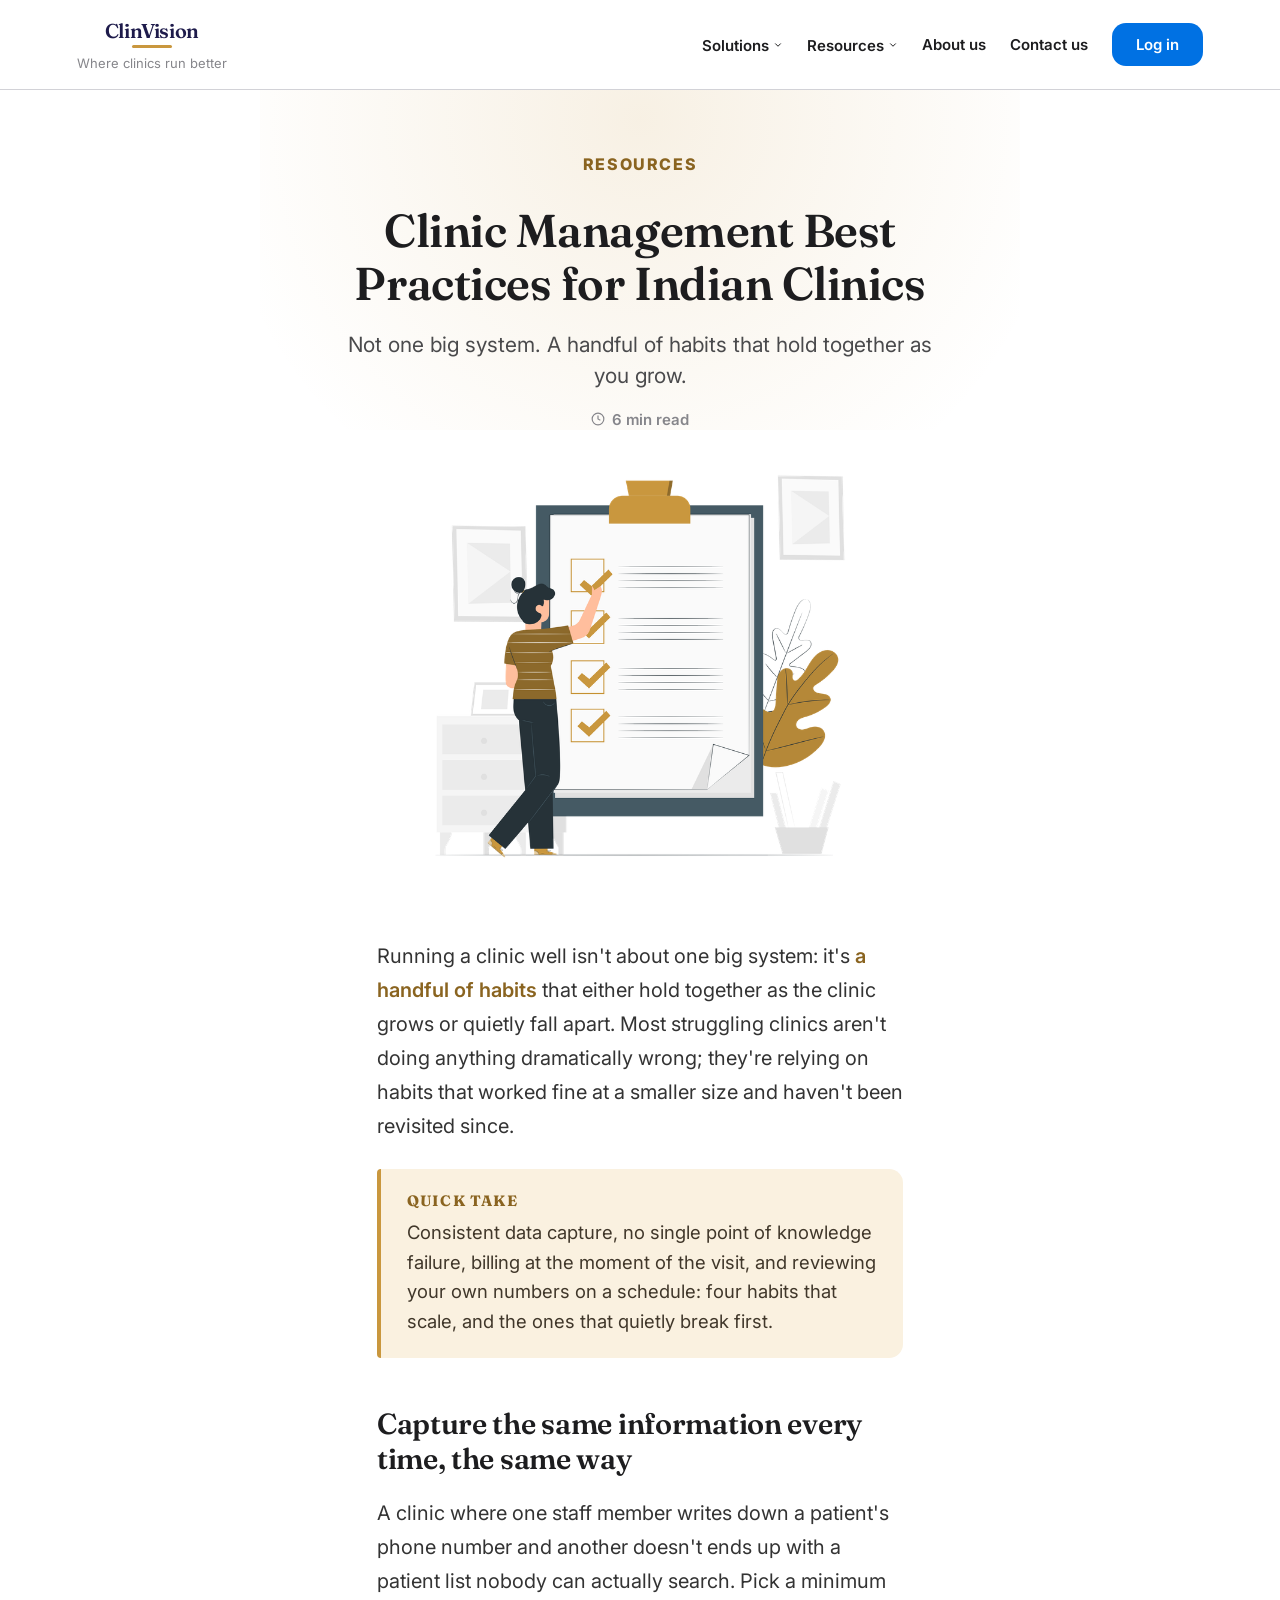
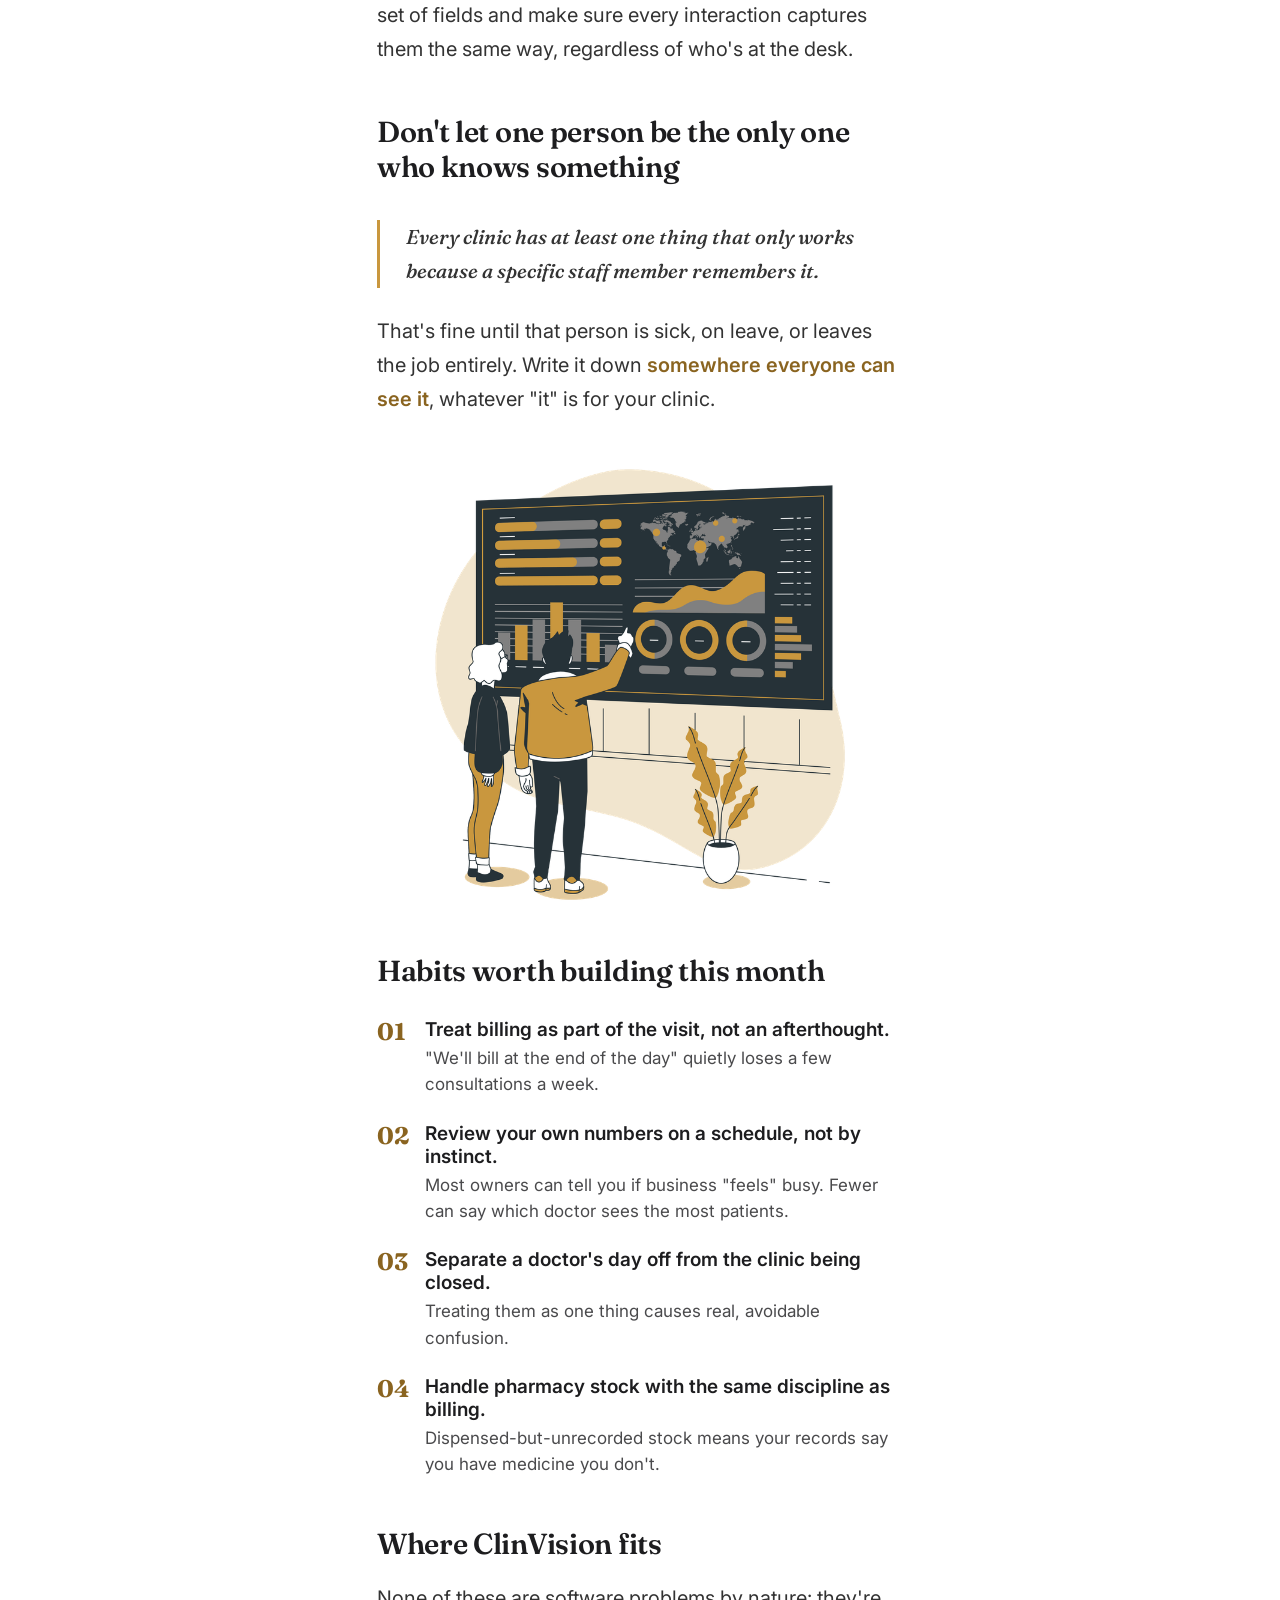
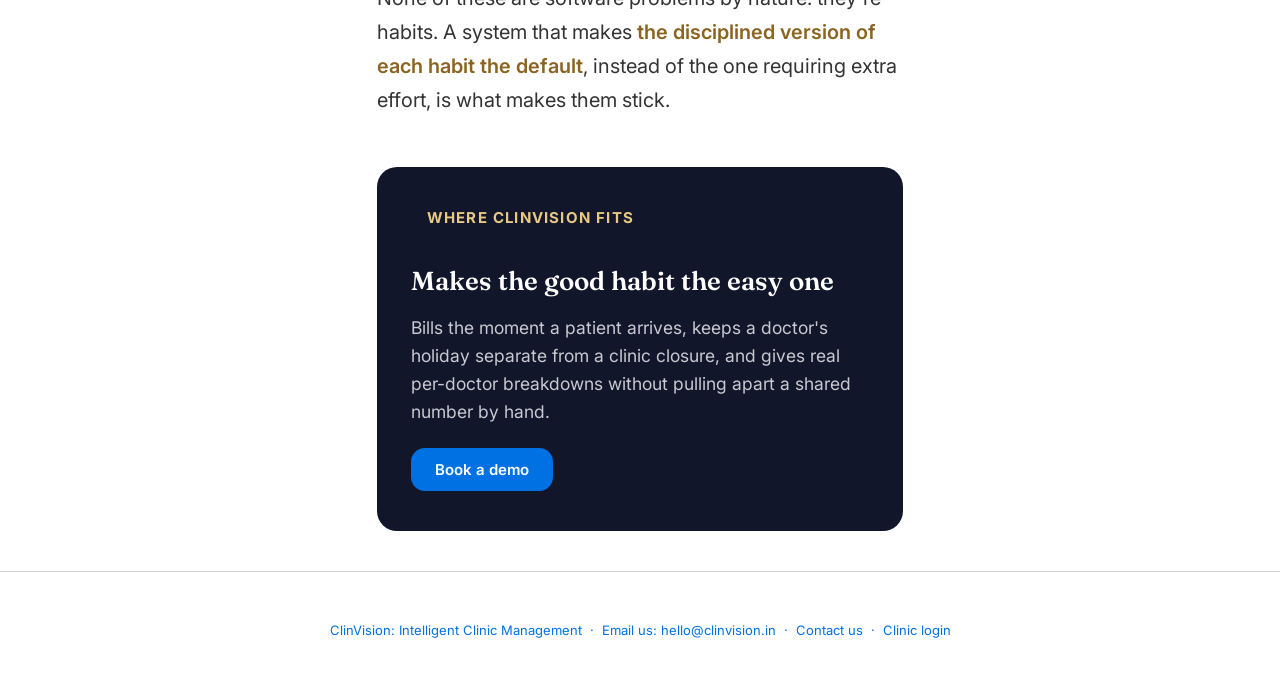
<file: resources/clinic-management-best-practices.html>
<!DOCTYPE html>
<html lang="en">
<head>
<meta charset="UTF-8" />
<meta name="viewport" content="width=device-width, initial-scale=1.0" />
<title>Clinic Management Best Practices for Indian Clinics | ClinVision</title>
<meta name="description" content="Practical clinic management habits that hold up as your clinic grows, from billing discipline to reviewing your own numbers." />
<link rel="canonical" href="https://clinvision.in/resources/clinic-management-best-practices" />
<meta property="og:type" content="article" />
<meta property="og:site_name" content="ClinVision" />
<meta property="og:title" content="Clinic Management Best Practices for Indian Clinics" />
<meta property="og:description" content="Practical clinic management habits that hold up as your clinic grows, from billing discipline to reviewing your own numbers." />
<meta property="og:url" content="https://clinvision.in/resources/clinic-management-best-practices" />
<meta property="og:image" content="https://clinvision.in/og-image.png" />
<meta property="og:image:width" content="1200" />
<meta property="og:image:height" content="630" />
<meta name="twitter:card" content="summary_large_image" />
<meta name="twitter:title" content="Clinic Management Best Practices for Indian Clinics" />
<meta name="twitter:description" content="Practical clinic management habits that hold up as your clinic grows, from billing discipline to reviewing your own numbers." />
<meta name="twitter:image" content="https://clinvision.in/og-image.png" />
<link rel="preconnect" href="https://fonts.googleapis.com">
<link rel="preconnect" href="https://fonts.gstatic.com" crossorigin>
<link href="https://fonts.googleapis.com/css2?family=Inter:wght@400;500;600;700&family=Fraunces:opsz,wght@9..144,500;9..144,600;9..144,700&display=optional" rel="stylesheet">
<link rel="icon" type="image/svg+xml" href="data:image/svg+xml,%3Csvg xmlns='http://www.w3.org/2000/svg' viewBox='0 0 100 100'%3E%3Crect width='100' height='100' rx='22' fill='%231e1b4b'/%3E%3Ctext x='50' y='70' font-family='Georgia, serif' font-size='60' font-weight='700' fill='%23fff' text-anchor='middle'%3EC%3C/text%3E%3Crect x='30' y='80' width='40' height='7' rx='3' fill='%23c9973e'/%3E%3C/svg%3E" />
<link rel="stylesheet" href="/styles.css?v=311" />
</head>
<body>

  <nav class="mkt-nav">
    <a href="/" class="brand">
      <span class="brand-top">
        <span class="brand-word-wrap">
          <span class="brand-word">ClinVision</span>
          <span class="brand-word-bar"></span>
        </span>
      </span>
      <span class="brand-tagline">Where clinics run better</span>
    </a>
    <div class="mkt-nav-links">
      <div class="nav-segment-wrap" tabindex="0">
        <button type="button" class="nav-hover-trigger">
          Solutions
          <svg class="chevron" viewBox="0 0 20 20" fill="none"><path d="M5 7.5L10 12.5L15 7.5" stroke="currentColor" stroke-width="2" stroke-linecap="round" stroke-linejoin="round"/></svg>
        </button>
        <div class="segment-menu">
          <div class="segment-menu-inner">
            <a class="segment-item" href="/solo-practice">
              <span class="segment-icon"><svg viewBox="0 0 24 24" fill="none" stroke="currentColor" stroke-width="1.8" stroke-linecap="round" stroke-linejoin="round"><circle cx="12" cy="8" r="3.2"/><path d="M5 20c0-3.6 3.1-6 7-6s7 2.4 7 6"/></svg></span>
              <span><p class="segment-item-title">Solo practice</p><p class="segment-item-desc">One doctor. Still runs like clockwork.</p></span>
            </a>
            <a class="segment-item" href="/multi-doctor-clinics">
              <span class="segment-icon"><svg viewBox="0 0 24 24" fill="none" stroke="currentColor" stroke-width="1.8" stroke-linecap="round" stroke-linejoin="round"><path d="M17 21v-2a4 4 0 0 0-4-4H5a4 4 0 0 0-4 4v2"/><circle cx="9" cy="7" r="4"/><path d="M23 21v-2a4 4 0 0 0-3-3.87"/><path d="M16 3.13a4 4 0 0 1 0 7.75"/></svg></span>
              <span><p class="segment-item-title">Multi-doctor clinics</p><p class="segment-item-desc">Every doctor's queue, one shared view.</p></span>
            </a>
            <a class="segment-item disabled" href="#" onclick="return false;">
              <span class="segment-icon"><svg viewBox="0 0 24 24" fill="none" stroke="currentColor" stroke-width="1.8" stroke-linecap="round" stroke-linejoin="round"><path d="M4 21V6a1 1 0 0 1 1-1h6a1 1 0 0 1 1 1v15"/><path d="M12 10h7a1 1 0 0 1 1 1v10"/><path d="M8 8h.01M8 11h.01M8 14h.01M8 17h.01"/><path d="M15 13h.01M15 16h.01M15 19h.01"/></svg></span>
              <span><p class="segment-item-title">Polyclinics</p><p class="segment-item-desc">Many specialties, one front desk.</p></span>
            </a>
            <a class="segment-item disabled" href="#" onclick="return false;">
              <span class="segment-icon"><svg viewBox="0 0 24 24" fill="none" stroke="currentColor" stroke-width="1.8" stroke-linecap="round" stroke-linejoin="round"><path d="M9 3h6"/><path d="M10 3v6.5L4.5 19a1.5 1.5 0 0 0 1.3 2.3h12.4a1.5 1.5 0 0 0 1.3-2.3L14 9.5V3"/><path d="M7.5 15h9"/></svg></span>
              <span><p class="segment-item-title">Diagnostic centers</p><p class="segment-item-desc">Every walk-in, tracked and billed.</p></span>
            </a>
          </div>
        </div>
      </div>
      <div class="nav-segment-wrap" tabindex="0">
        <button type="button" class="nav-hover-trigger">
          Resources
          <svg class="chevron" viewBox="0 0 20 20" fill="none"><path d="M5 7.5L10 12.5L15 7.5" stroke="currentColor" stroke-width="2" stroke-linecap="round" stroke-linejoin="round"/></svg>
        </button>
        <div class="segment-menu">
          <div class="segment-menu-inner">
            <a class="segment-item" href="/resources/how-to-reduce-patient-waiting-time">
              <span class="segment-icon"><svg viewBox="0 0 24 24" fill="none" stroke="currentColor" stroke-width="1.8" stroke-linecap="round" stroke-linejoin="round"><circle cx="12" cy="12" r="9"/><path d="M12 7v5l3 3"/></svg></span>
              <span><p class="segment-item-title">Reduce patient waiting time</p><p class="segment-item-desc">What actually shortens a waiting room.</p></span>
            </a>
            <a class="segment-item" href="/resources/clinic-management-best-practices">
              <span class="segment-icon"><svg viewBox="0 0 24 24" fill="none" stroke="currentColor" stroke-width="1.8" stroke-linecap="round" stroke-linejoin="round"><path d="M9 11l3 3L22 4"/><path d="M21 12v7a2 2 0 0 1-2 2H5a2 2 0 0 1-2-2V5a2 2 0 0 1 2-2h11"/></svg></span>
              <span><p class="segment-item-title">Clinic management best practices</p><p class="segment-item-desc">Habits that hold up as you grow.</p></span>
            </a>
            <a class="segment-item" href="/resources/how-to-manage-opd-queues">
              <span class="segment-icon"><svg viewBox="0 0 24 24" fill="none" stroke="currentColor" stroke-width="1.8" stroke-linecap="round" stroke-linejoin="round"><rect x="3" y="4" width="18" height="16" rx="2"/><path d="M8 2v4M16 2v4M3 10h18"/></svg></span>
              <span><p class="segment-item-title">How to manage OPD queues</p><p class="segment-item-desc">Built for how Indian clinics actually run.</p></span>
            </a>
            <a class="segment-item" href="/resources/digital-vs-paper-patient-records">
              <span class="segment-icon"><svg viewBox="0 0 24 24" fill="none" stroke="currentColor" stroke-width="1.8" stroke-linecap="round" stroke-linejoin="round"><path d="M6 3h7l5 5v12a1 1 0 0 1-1 1H6a1 1 0 0 1-1-1V4a1 1 0 0 1 1-1z"/><path d="M13 3v5h5"/></svg></span>
              <span><p class="segment-item-title">Digital vs paper records</p><p class="segment-item-desc">An honest comparison, not a sales pitch.</p></span>
            </a>
            <a class="segment-item" href="/resources/clinic-software-guide">
              <span class="segment-icon"><svg viewBox="0 0 24 24" fill="none" stroke="currentColor" stroke-width="1.8" stroke-linecap="round" stroke-linejoin="round"><circle cx="10" cy="10" r="6"/><path d="M20 20l-5.5-5.5"/></svg></span>
              <span><p class="segment-item-title">Clinic software buyer's guide</p><p class="segment-item-desc">What to actually ask before you buy.</p></span>
            </a>
          </div>
        </div>
      </div>
      <a href="/about-us" style="font-weight:600;font-size:15px;color:var(--black);text-decoration:none;">About us</a>
      <a href="/contact" style="font-weight:600;font-size:15px;color:var(--black);text-decoration:none;">Contact us</a>
      <a href="/login" class="btn btn-accent">Log in</a>
    </div>
  </nav>

  <div class="article-hero"><div class="article-hero-glow" aria-hidden="true"></div>
    <div class="article-eyebrow">Resources</div>
    <h1 class="article-h1">Clinic Management Best Practices for Indian Clinics</h1>
    <p class="article-sub">Not one big system. A handful of habits that hold together as you grow.</p>
    <span class="read-time"><svg viewBox="0 0 24 24" fill="none" stroke="currentColor" stroke-width="2"><circle cx="12" cy="12" r="10"/><path d="M12 6v6l4 2"/></svg> 6 min read</span>
  </div>
  <div class="hero-illo"><img src="best-practices-hero.png" alt="A checklist of clinic management best practices" /></div>

  <div class="article-body">
    <p>Running a clinic well isn't about one big system: it's <span class="kw">a handful of habits</span> that either hold together as the clinic grows or quietly fall apart. Most struggling clinics aren't doing anything dramatically wrong; they're relying on habits that worked fine at a smaller size and haven't been revisited since.</p>

    <div class="quick-take">
      <div class="quick-take-label">Quick take</div>
      <p>Consistent data capture, no single point of knowledge failure, billing at the moment of the visit, and reviewing your own numbers on a schedule: four habits that scale, and the ones that quietly break first.</p>
    </div>

    <h2>Capture the same information every time, the same way</h2>
    <p>A clinic where one staff member writes down a patient's phone number and another doesn't ends up with a patient list nobody can actually search. Pick a minimum set of fields and make sure every interaction captures them the same way, regardless of who's at the desk.</p>

    <h2>Don't let one person be the only one who knows something</h2>
    <p class="pull-quote">Every clinic has at least one thing that only works because a specific staff member remembers it.</p>
    <p>That's fine until that person is sick, on leave, or leaves the job entirely. Write it down <span class="kw">somewhere everyone can see it</span>, whatever "it" is for your clinic.</p>

    <div class="mid-illo"><img src="best-practices-mid.png" alt="A person reviewing clinic data on a chart" /></div>

    <h2>Habits worth building this month</h2>
    <div class="num-list">
      <div class="num-item"><div class="n">01</div><div class="t"><p>Treat billing as part of the visit, not an afterthought.</p><p>"We'll bill at the end of the day" quietly loses a few consultations a week.</p></div></div>
      <div class="num-item"><div class="n">02</div><div class="t"><p>Review your own numbers on a schedule, not by instinct.</p><p>Most owners can tell you if business "feels" busy. Fewer can say which doctor sees the most patients.</p></div></div>
      <div class="num-item"><div class="n">03</div><div class="t"><p>Separate a doctor's day off from the clinic being closed.</p><p>Treating them as one thing causes real, avoidable confusion.</p></div></div>
      <div class="num-item"><div class="n">04</div><div class="t"><p>Handle pharmacy stock with the same discipline as billing.</p><p>Dispensed-but-unrecorded stock means your records say you have medicine you don't.</p></div></div>
    </div>

    <h2>Where ClinVision fits</h2>
    <p>None of these are software problems by nature: they're habits. A system that makes <span class="kw">the disciplined version of each habit the default</span>, instead of the one requiring extra effort, is what makes them stick.</p>

    <div class="closing-card">
      <div class="eyebrow">Where ClinVision fits</div>
      <h3>Makes the good habit the easy one</h3>
      <p>Bills the moment a patient arrives, keeps a doctor's holiday separate from a clinic closure, and gives real per-doctor breakdowns without pulling apart a shared number by hand.</p>
      <a href="/contact" class="btn btn-accent">Book a demo</a>
    </div>
  </div>

  <footer class="mkt-footer">
    ClinVision: Intelligent Clinic Management &nbsp;&middot;&nbsp; Email us: <a href="mailto:hello@clinvision.in">hello@clinvision.in</a> &nbsp;&middot;&nbsp;
    <a href="/contact">Contact us</a> &nbsp;&middot;&nbsp;
    <a href="/login">Clinic login</a>
  </footer>

</body>
</html>
</file>
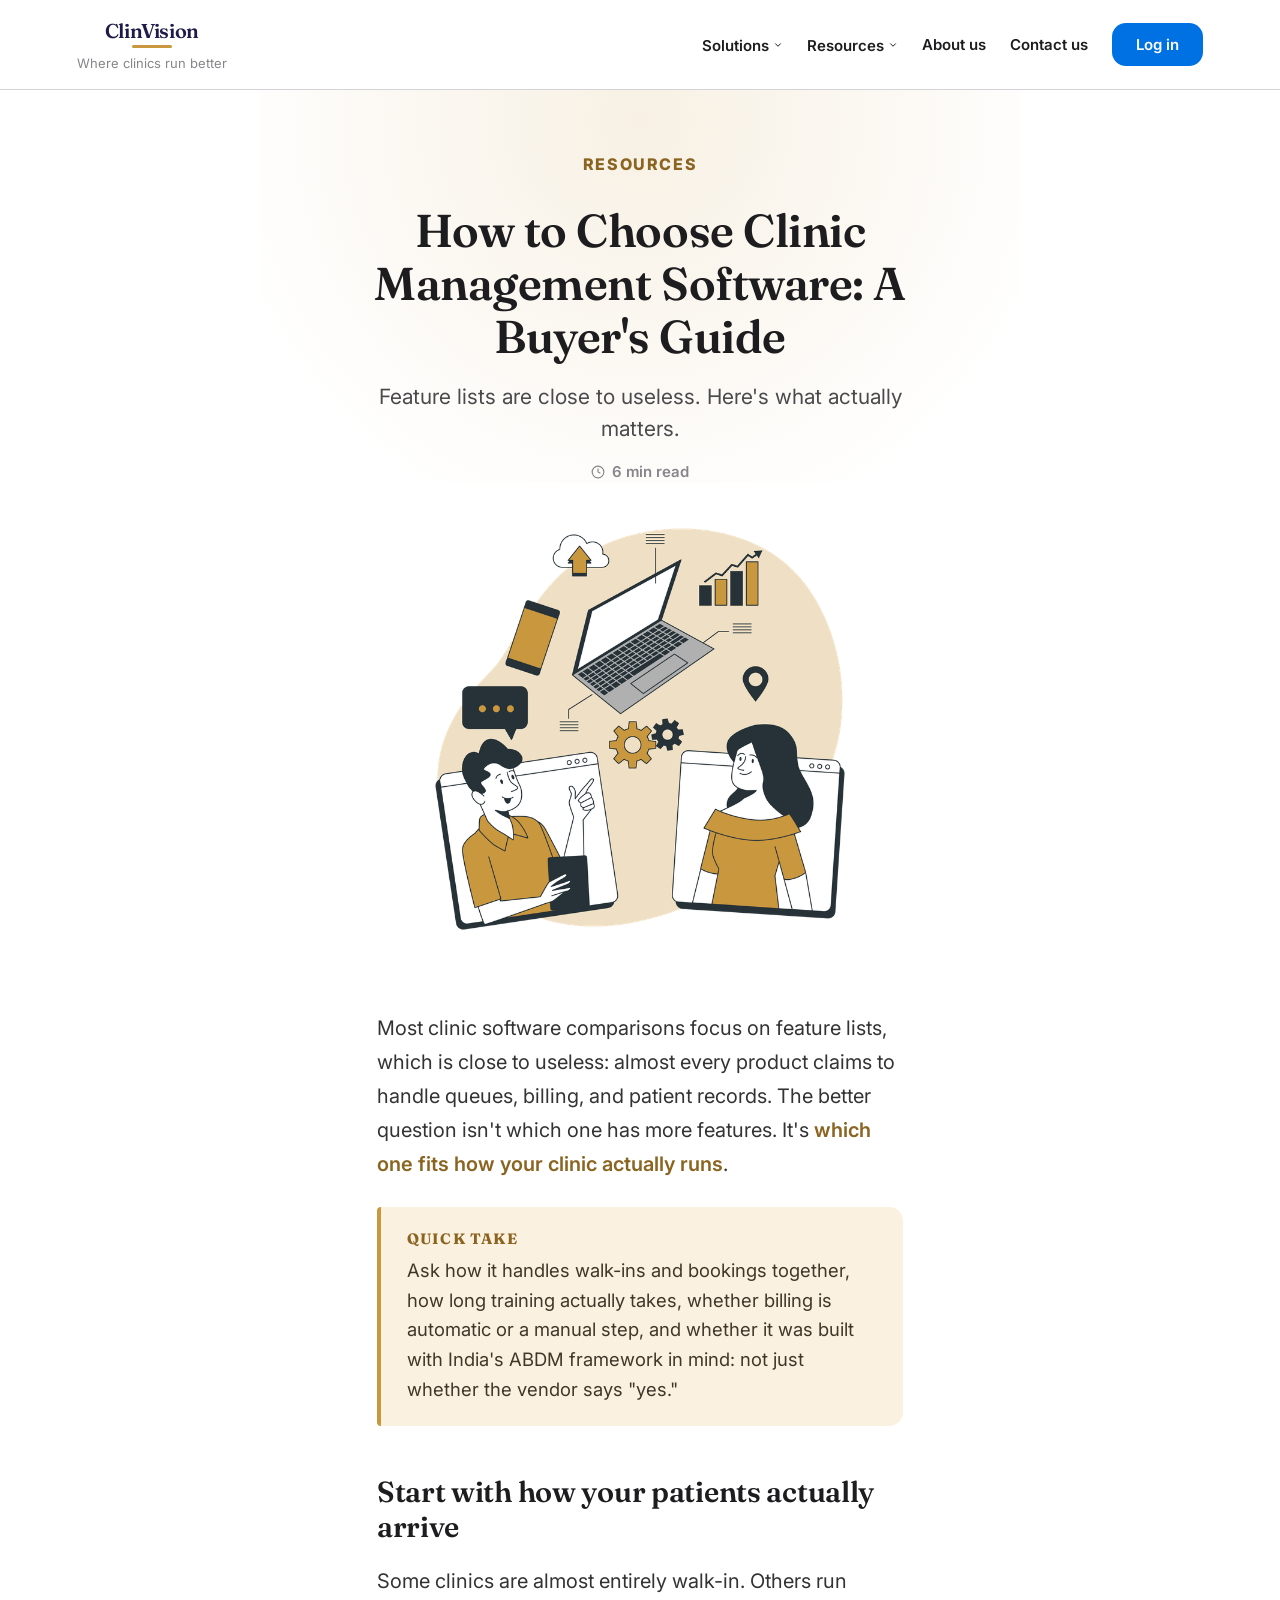
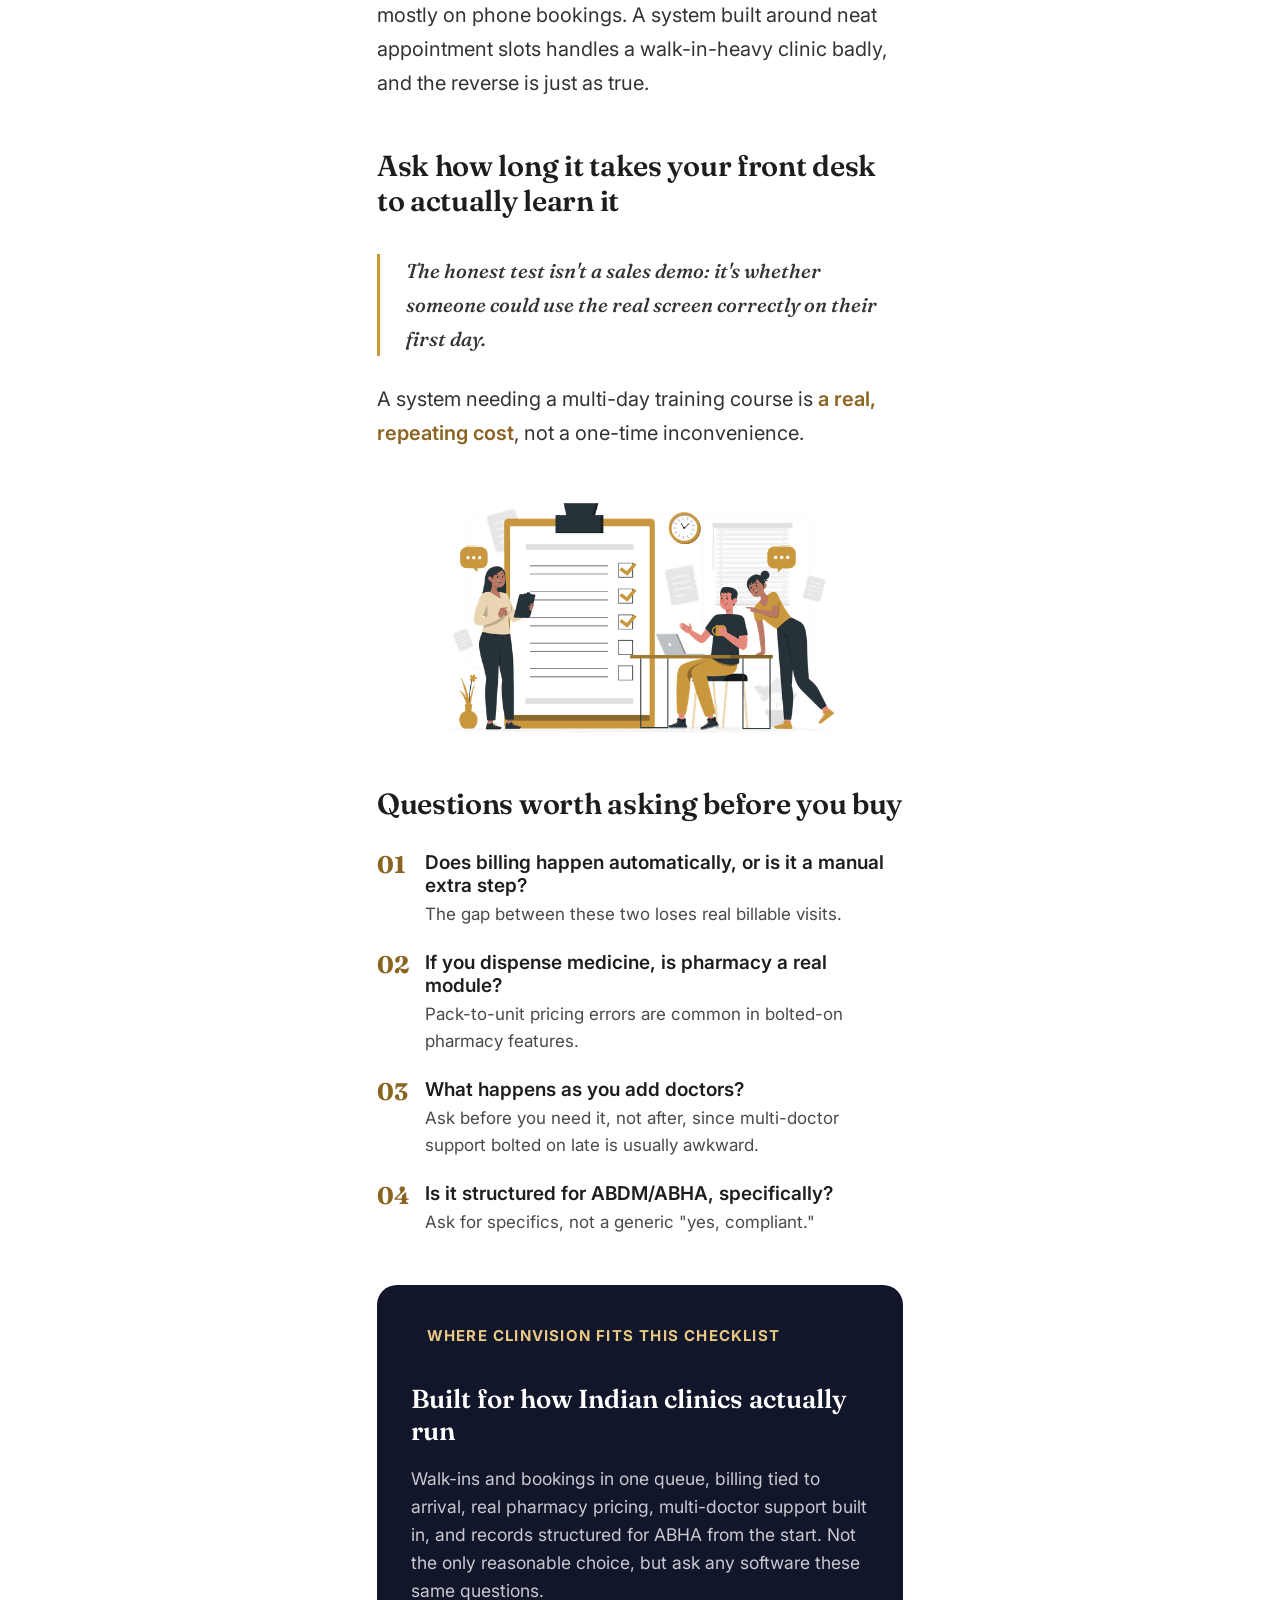
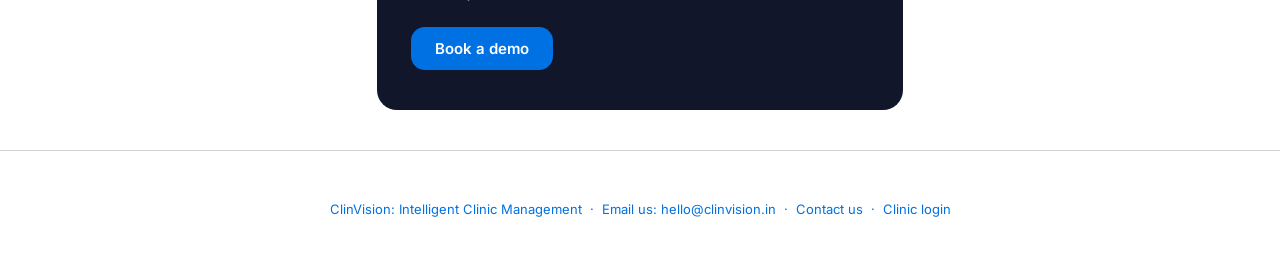
<file: resources/clinic-software-guide.html>
<!DOCTYPE html>
<html lang="en">
<head>
<meta charset="UTF-8" />
<meta name="viewport" content="width=device-width, initial-scale=1.0" />
<title>How to Choose Clinic Management Software | ClinVision</title>
<meta name="description" content="A buyer's guide to clinic management software: the real questions to ask before you buy, not just a feature list." />
<link rel="canonical" href="https://clinvision.in/resources/clinic-software-guide" />
<meta property="og:type" content="article" />
<meta property="og:site_name" content="ClinVision" />
<meta property="og:title" content="How to Choose Clinic Management Software: A Buyer's Guide" />
<meta property="og:description" content="A buyer's guide to clinic management software: the real questions to ask before you buy, not just a feature list." />
<meta property="og:url" content="https://clinvision.in/resources/clinic-software-guide" />
<meta property="og:image" content="https://clinvision.in/og-image.png" />
<meta property="og:image:width" content="1200" />
<meta property="og:image:height" content="630" />
<meta name="twitter:card" content="summary_large_image" />
<meta name="twitter:title" content="How to Choose Clinic Management Software: A Buyer's Guide" />
<meta name="twitter:description" content="A buyer's guide to clinic management software: the real questions to ask before you buy, not just a feature list." />
<meta name="twitter:image" content="https://clinvision.in/og-image.png" />
<link rel="preconnect" href="https://fonts.googleapis.com">
<link rel="preconnect" href="https://fonts.gstatic.com" crossorigin>
<link href="https://fonts.googleapis.com/css2?family=Inter:wght@400;500;600;700&family=Fraunces:opsz,wght@9..144,500;9..144,600;9..144,700&display=optional" rel="stylesheet">
<link rel="icon" type="image/svg+xml" href="data:image/svg+xml,%3Csvg xmlns='http://www.w3.org/2000/svg' viewBox='0 0 100 100'%3E%3Crect width='100' height='100' rx='22' fill='%231e1b4b'/%3E%3Ctext x='50' y='70' font-family='Georgia, serif' font-size='60' font-weight='700' fill='%23fff' text-anchor='middle'%3EC%3C/text%3E%3Crect x='30' y='80' width='40' height='7' rx='3' fill='%23c9973e'/%3E%3C/svg%3E" />
<link rel="stylesheet" href="/styles.css?v=311" />
</head>
<body>

  <nav class="mkt-nav">
    <a href="/" class="brand">
      <span class="brand-top">
        <span class="brand-word-wrap">
          <span class="brand-word">ClinVision</span>
          <span class="brand-word-bar"></span>
        </span>
      </span>
      <span class="brand-tagline">Where clinics run better</span>
    </a>
    <div class="mkt-nav-links">
      <div class="nav-segment-wrap" tabindex="0">
        <button type="button" class="nav-hover-trigger">
          Solutions
          <svg class="chevron" viewBox="0 0 20 20" fill="none"><path d="M5 7.5L10 12.5L15 7.5" stroke="currentColor" stroke-width="2" stroke-linecap="round" stroke-linejoin="round"/></svg>
        </button>
        <div class="segment-menu">
          <div class="segment-menu-inner">
            <a class="segment-item" href="/solo-practice">
              <span class="segment-icon"><svg viewBox="0 0 24 24" fill="none" stroke="currentColor" stroke-width="1.8" stroke-linecap="round" stroke-linejoin="round"><circle cx="12" cy="8" r="3.2"/><path d="M5 20c0-3.6 3.1-6 7-6s7 2.4 7 6"/></svg></span>
              <span><p class="segment-item-title">Solo practice</p><p class="segment-item-desc">One doctor. Still runs like clockwork.</p></span>
            </a>
            <a class="segment-item" href="/multi-doctor-clinics">
              <span class="segment-icon"><svg viewBox="0 0 24 24" fill="none" stroke="currentColor" stroke-width="1.8" stroke-linecap="round" stroke-linejoin="round"><path d="M17 21v-2a4 4 0 0 0-4-4H5a4 4 0 0 0-4 4v2"/><circle cx="9" cy="7" r="4"/><path d="M23 21v-2a4 4 0 0 0-3-3.87"/><path d="M16 3.13a4 4 0 0 1 0 7.75"/></svg></span>
              <span><p class="segment-item-title">Multi-doctor clinics</p><p class="segment-item-desc">Every doctor's queue, one shared view.</p></span>
            </a>
            <a class="segment-item disabled" href="#" onclick="return false;">
              <span class="segment-icon"><svg viewBox="0 0 24 24" fill="none" stroke="currentColor" stroke-width="1.8" stroke-linecap="round" stroke-linejoin="round"><path d="M4 21V6a1 1 0 0 1 1-1h6a1 1 0 0 1 1 1v15"/><path d="M12 10h7a1 1 0 0 1 1 1v10"/><path d="M8 8h.01M8 11h.01M8 14h.01M8 17h.01"/><path d="M15 13h.01M15 16h.01M15 19h.01"/></svg></span>
              <span><p class="segment-item-title">Polyclinics</p><p class="segment-item-desc">Many specialties, one front desk.</p></span>
            </a>
            <a class="segment-item disabled" href="#" onclick="return false;">
              <span class="segment-icon"><svg viewBox="0 0 24 24" fill="none" stroke="currentColor" stroke-width="1.8" stroke-linecap="round" stroke-linejoin="round"><path d="M9 3h6"/><path d="M10 3v6.5L4.5 19a1.5 1.5 0 0 0 1.3 2.3h12.4a1.5 1.5 0 0 0 1.3-2.3L14 9.5V3"/><path d="M7.5 15h9"/></svg></span>
              <span><p class="segment-item-title">Diagnostic centers</p><p class="segment-item-desc">Every walk-in, tracked and billed.</p></span>
            </a>
          </div>
        </div>
      </div>
      <div class="nav-segment-wrap" tabindex="0">
        <button type="button" class="nav-hover-trigger">
          Resources
          <svg class="chevron" viewBox="0 0 20 20" fill="none"><path d="M5 7.5L10 12.5L15 7.5" stroke="currentColor" stroke-width="2" stroke-linecap="round" stroke-linejoin="round"/></svg>
        </button>
        <div class="segment-menu">
          <div class="segment-menu-inner">
            <a class="segment-item" href="/resources/how-to-reduce-patient-waiting-time">
              <span class="segment-icon"><svg viewBox="0 0 24 24" fill="none" stroke="currentColor" stroke-width="1.8" stroke-linecap="round" stroke-linejoin="round"><circle cx="12" cy="12" r="9"/><path d="M12 7v5l3 3"/></svg></span>
              <span><p class="segment-item-title">Reduce patient waiting time</p><p class="segment-item-desc">What actually shortens a waiting room.</p></span>
            </a>
            <a class="segment-item" href="/resources/clinic-management-best-practices">
              <span class="segment-icon"><svg viewBox="0 0 24 24" fill="none" stroke="currentColor" stroke-width="1.8" stroke-linecap="round" stroke-linejoin="round"><path d="M9 11l3 3L22 4"/><path d="M21 12v7a2 2 0 0 1-2 2H5a2 2 0 0 1-2-2V5a2 2 0 0 1 2-2h11"/></svg></span>
              <span><p class="segment-item-title">Clinic management best practices</p><p class="segment-item-desc">Habits that hold up as you grow.</p></span>
            </a>
            <a class="segment-item" href="/resources/how-to-manage-opd-queues">
              <span class="segment-icon"><svg viewBox="0 0 24 24" fill="none" stroke="currentColor" stroke-width="1.8" stroke-linecap="round" stroke-linejoin="round"><rect x="3" y="4" width="18" height="16" rx="2"/><path d="M8 2v4M16 2v4M3 10h18"/></svg></span>
              <span><p class="segment-item-title">How to manage OPD queues</p><p class="segment-item-desc">Built for how Indian clinics actually run.</p></span>
            </a>
            <a class="segment-item" href="/resources/digital-vs-paper-patient-records">
              <span class="segment-icon"><svg viewBox="0 0 24 24" fill="none" stroke="currentColor" stroke-width="1.8" stroke-linecap="round" stroke-linejoin="round"><path d="M6 3h7l5 5v12a1 1 0 0 1-1 1H6a1 1 0 0 1-1-1V4a1 1 0 0 1 1-1z"/><path d="M13 3v5h5"/></svg></span>
              <span><p class="segment-item-title">Digital vs paper records</p><p class="segment-item-desc">An honest comparison, not a sales pitch.</p></span>
            </a>
            <a class="segment-item" href="/resources/clinic-software-guide">
              <span class="segment-icon"><svg viewBox="0 0 24 24" fill="none" stroke="currentColor" stroke-width="1.8" stroke-linecap="round" stroke-linejoin="round"><circle cx="10" cy="10" r="6"/><path d="M20 20l-5.5-5.5"/></svg></span>
              <span><p class="segment-item-title">Clinic software buyer's guide</p><p class="segment-item-desc">What to actually ask before you buy.</p></span>
            </a>
          </div>
        </div>
      </div>
      <a href="/about-us" style="font-weight:600;font-size:15px;color:var(--black);text-decoration:none;">About us</a>
      <a href="/contact" style="font-weight:600;font-size:15px;color:var(--black);text-decoration:none;">Contact us</a>
      <a href="/login" class="btn btn-accent">Log in</a>
    </div>
  </nav>

  <div class="article-hero"><div class="article-hero-glow" aria-hidden="true"></div>
    <div class="article-eyebrow">Resources</div>
    <h1 class="article-h1">How to Choose Clinic Management Software: A Buyer's Guide</h1>
    <p class="article-sub">Feature lists are close to useless. Here's what actually matters.</p>
    <span class="read-time"><svg viewBox="0 0 24 24" fill="none" stroke="currentColor" stroke-width="2"><circle cx="12" cy="12" r="10"/><path d="M12 6v6l4 2"/></svg> 6 min read</span>
  </div>
  <div class="hero-illo"><img src="buyers-guide-hero.png" alt="An online technology talk illustration" /></div>

  <div class="article-body">
    <p>Most clinic software comparisons focus on feature lists, which is close to useless: almost every product claims to handle queues, billing, and patient records. The better question isn't which one has more features. It's <span class="kw">which one fits how your clinic actually runs</span>.</p>

    <div class="quick-take">
      <div class="quick-take-label">Quick take</div>
      <p>Ask how it handles walk-ins and bookings together, how long training actually takes, whether billing is automatic or a manual step, and whether it was built with India's ABDM framework in mind: not just whether the vendor says "yes."</p>
    </div>

    <h2>Start with how your patients actually arrive</h2>
    <p>Some clinics are almost entirely walk-in. Others run mostly on phone bookings. A system built around neat appointment slots handles a walk-in-heavy clinic badly, and the reverse is just as true.</p>

    <h2>Ask how long it takes your front desk to actually learn it</h2>
    <p class="pull-quote">The honest test isn't a sales demo: it's whether someone could use the real screen correctly on their first day.</p>
    <p>A system needing a multi-day training course is <span class="kw">a real, repeating cost</span>, not a one-time inconvenience.</p>

    <div class="mid-illo"><img src="buyers-guide-mid.png" alt="A team reviewing a checklist illustration" /></div>

    <h2>Questions worth asking before you buy</h2>
    <div class="num-list">
      <div class="num-item"><div class="n">01</div><div class="t"><p>Does billing happen automatically, or is it a manual extra step?</p><p>The gap between these two loses real billable visits.</p></div></div>
      <div class="num-item"><div class="n">02</div><div class="t"><p>If you dispense medicine, is pharmacy a real module?</p><p>Pack-to-unit pricing errors are common in bolted-on pharmacy features.</p></div></div>
      <div class="num-item"><div class="n">03</div><div class="t"><p>What happens as you add doctors?</p><p>Ask before you need it, not after, since multi-doctor support bolted on late is usually awkward.</p></div></div>
      <div class="num-item"><div class="n">04</div><div class="t"><p>Is it structured for ABDM/ABHA, specifically?</p><p>Ask for specifics, not a generic "yes, compliant."</p></div></div>
    </div>

    <div class="closing-card">
      <div class="eyebrow">Where ClinVision fits this checklist</div>
      <h3>Built for how Indian clinics actually run</h3>
      <p>Walk-ins and bookings in one queue, billing tied to arrival, real pharmacy pricing, multi-doctor support built in, and records structured for ABHA from the start. Not the only reasonable choice, but ask any software these same questions.</p>
      <a href="/contact" class="btn btn-accent">Book a demo</a>
    </div>
  </div>

  <footer class="mkt-footer">
    ClinVision: Intelligent Clinic Management &nbsp;&middot;&nbsp; Email us: <a href="mailto:hello@clinvision.in">hello@clinvision.in</a> &nbsp;&middot;&nbsp;
    <a href="/contact">Contact us</a> &nbsp;&middot;&nbsp;
    <a href="/login">Clinic login</a>
  </footer>

</body>
</html>
</file>
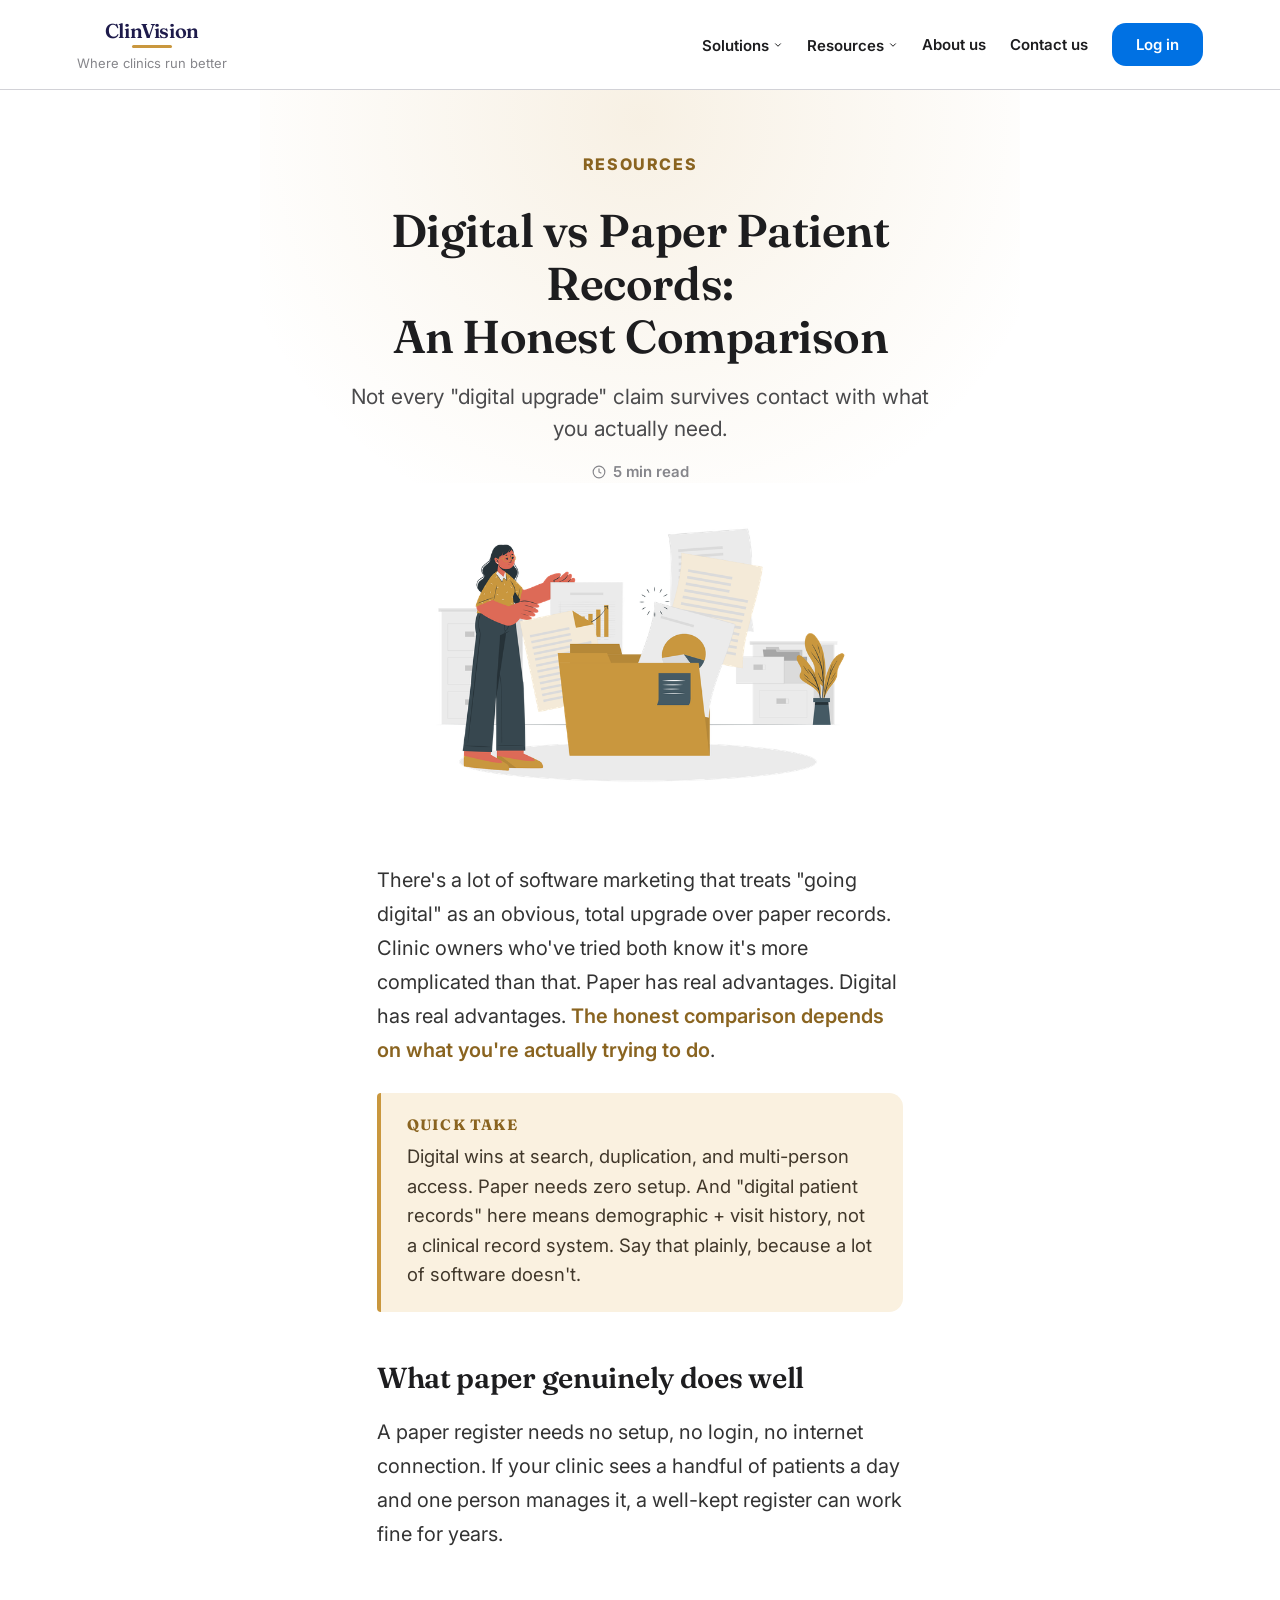
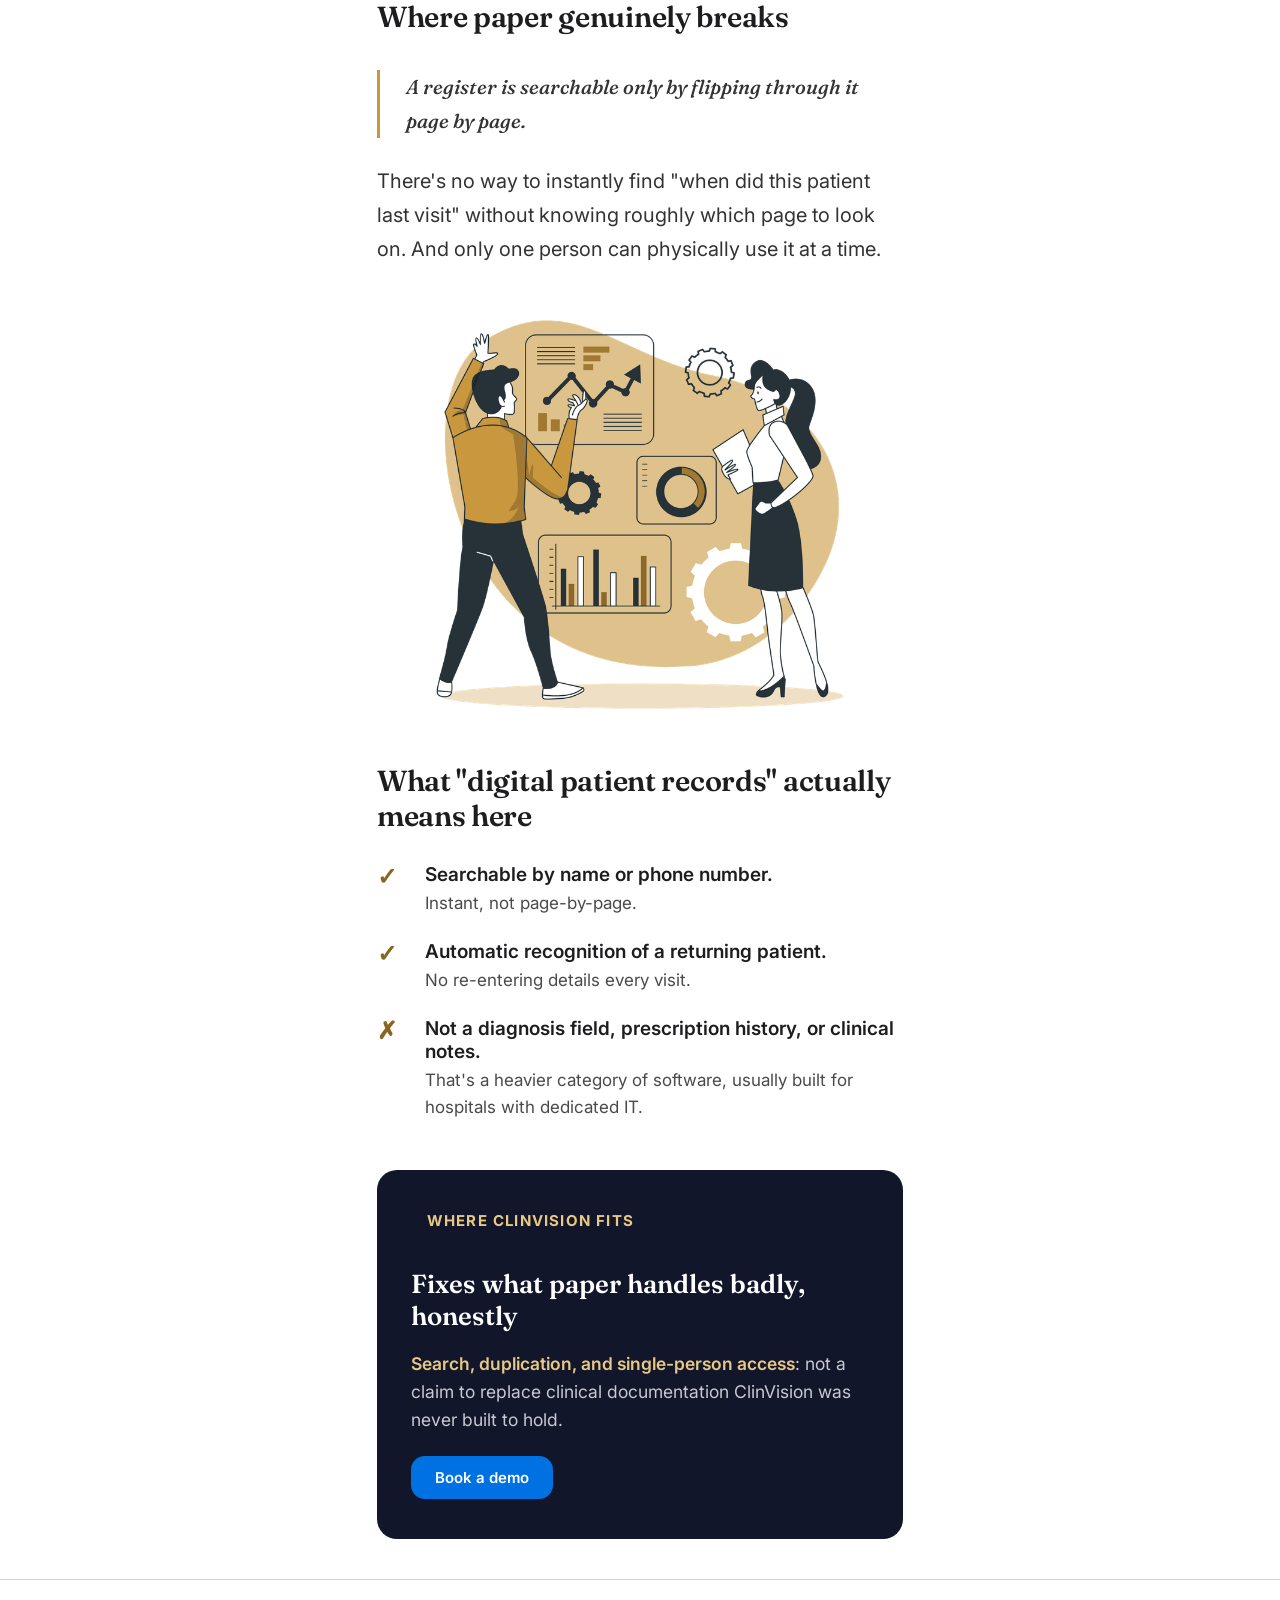
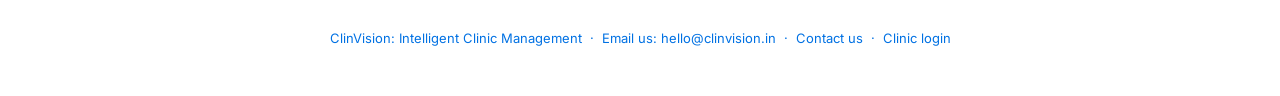
<file: resources/digital-vs-paper-patient-records.html>
<!DOCTYPE html>
<html lang="en">
<head>
<meta charset="UTF-8" />
<meta name="viewport" content="width=device-width, initial-scale=1.0" />
<title>Digital vs Paper Patient Records | ClinVision</title>
<meta name="description" content="An honest comparison of digital versus paper patient records, and what digital patient records actually mean for a small clinic." />
<link rel="canonical" href="https://clinvision.in/resources/digital-vs-paper-patient-records" />
<meta property="og:type" content="article" />
<meta property="og:site_name" content="ClinVision" />
<meta property="og:title" content="Digital vs Paper Patient Records: An Honest Comparison" />
<meta property="og:description" content="An honest comparison of digital versus paper patient records, and what digital patient records actually mean for a small clinic." />
<meta property="og:url" content="https://clinvision.in/resources/digital-vs-paper-patient-records" />
<meta property="og:image" content="https://clinvision.in/og-image.png" />
<meta property="og:image:width" content="1200" />
<meta property="og:image:height" content="630" />
<meta name="twitter:card" content="summary_large_image" />
<meta name="twitter:title" content="Digital vs Paper Patient Records: An Honest Comparison" />
<meta name="twitter:description" content="An honest comparison of digital versus paper patient records, and what digital patient records actually mean for a small clinic." />
<meta name="twitter:image" content="https://clinvision.in/og-image.png" />
<link rel="preconnect" href="https://fonts.googleapis.com">
<link rel="preconnect" href="https://fonts.gstatic.com" crossorigin>
<link href="https://fonts.googleapis.com/css2?family=Inter:wght@400;500;600;700&family=Fraunces:opsz,wght@9..144,500;9..144,600;9..144,700&display=optional" rel="stylesheet">
<link rel="icon" type="image/svg+xml" href="data:image/svg+xml,%3Csvg xmlns='http://www.w3.org/2000/svg' viewBox='0 0 100 100'%3E%3Crect width='100' height='100' rx='22' fill='%231e1b4b'/%3E%3Ctext x='50' y='70' font-family='Georgia, serif' font-size='60' font-weight='700' fill='%23fff' text-anchor='middle'%3EC%3C/text%3E%3Crect x='30' y='80' width='40' height='7' rx='3' fill='%23c9973e'/%3E%3C/svg%3E" />
<link rel="stylesheet" href="/styles.css?v=311" />
</head>
<body>

  <nav class="mkt-nav">
    <a href="/" class="brand">
      <span class="brand-top">
        <span class="brand-word-wrap">
          <span class="brand-word">ClinVision</span>
          <span class="brand-word-bar"></span>
        </span>
      </span>
      <span class="brand-tagline">Where clinics run better</span>
    </a>
    <div class="mkt-nav-links">
      <div class="nav-segment-wrap" tabindex="0">
        <button type="button" class="nav-hover-trigger">
          Solutions
          <svg class="chevron" viewBox="0 0 20 20" fill="none"><path d="M5 7.5L10 12.5L15 7.5" stroke="currentColor" stroke-width="2" stroke-linecap="round" stroke-linejoin="round"/></svg>
        </button>
        <div class="segment-menu">
          <div class="segment-menu-inner">
            <a class="segment-item" href="/solo-practice">
              <span class="segment-icon"><svg viewBox="0 0 24 24" fill="none" stroke="currentColor" stroke-width="1.8" stroke-linecap="round" stroke-linejoin="round"><circle cx="12" cy="8" r="3.2"/><path d="M5 20c0-3.6 3.1-6 7-6s7 2.4 7 6"/></svg></span>
              <span><p class="segment-item-title">Solo practice</p><p class="segment-item-desc">One doctor. Still runs like clockwork.</p></span>
            </a>
            <a class="segment-item" href="/multi-doctor-clinics">
              <span class="segment-icon"><svg viewBox="0 0 24 24" fill="none" stroke="currentColor" stroke-width="1.8" stroke-linecap="round" stroke-linejoin="round"><path d="M17 21v-2a4 4 0 0 0-4-4H5a4 4 0 0 0-4 4v2"/><circle cx="9" cy="7" r="4"/><path d="M23 21v-2a4 4 0 0 0-3-3.87"/><path d="M16 3.13a4 4 0 0 1 0 7.75"/></svg></span>
              <span><p class="segment-item-title">Multi-doctor clinics</p><p class="segment-item-desc">Every doctor's queue, one shared view.</p></span>
            </a>
            <a class="segment-item disabled" href="#" onclick="return false;">
              <span class="segment-icon"><svg viewBox="0 0 24 24" fill="none" stroke="currentColor" stroke-width="1.8" stroke-linecap="round" stroke-linejoin="round"><path d="M4 21V6a1 1 0 0 1 1-1h6a1 1 0 0 1 1 1v15"/><path d="M12 10h7a1 1 0 0 1 1 1v10"/><path d="M8 8h.01M8 11h.01M8 14h.01M8 17h.01"/><path d="M15 13h.01M15 16h.01M15 19h.01"/></svg></span>
              <span><p class="segment-item-title">Polyclinics</p><p class="segment-item-desc">Many specialties, one front desk.</p></span>
            </a>
            <a class="segment-item disabled" href="#" onclick="return false;">
              <span class="segment-icon"><svg viewBox="0 0 24 24" fill="none" stroke="currentColor" stroke-width="1.8" stroke-linecap="round" stroke-linejoin="round"><path d="M9 3h6"/><path d="M10 3v6.5L4.5 19a1.5 1.5 0 0 0 1.3 2.3h12.4a1.5 1.5 0 0 0 1.3-2.3L14 9.5V3"/><path d="M7.5 15h9"/></svg></span>
              <span><p class="segment-item-title">Diagnostic centers</p><p class="segment-item-desc">Every walk-in, tracked and billed.</p></span>
            </a>
          </div>
        </div>
      </div>
      <div class="nav-segment-wrap" tabindex="0">
        <button type="button" class="nav-hover-trigger">
          Resources
          <svg class="chevron" viewBox="0 0 20 20" fill="none"><path d="M5 7.5L10 12.5L15 7.5" stroke="currentColor" stroke-width="2" stroke-linecap="round" stroke-linejoin="round"/></svg>
        </button>
        <div class="segment-menu">
          <div class="segment-menu-inner">
            <a class="segment-item" href="/resources/how-to-reduce-patient-waiting-time">
              <span class="segment-icon"><svg viewBox="0 0 24 24" fill="none" stroke="currentColor" stroke-width="1.8" stroke-linecap="round" stroke-linejoin="round"><circle cx="12" cy="12" r="9"/><path d="M12 7v5l3 3"/></svg></span>
              <span><p class="segment-item-title">Reduce patient waiting time</p><p class="segment-item-desc">What actually shortens a waiting room.</p></span>
            </a>
            <a class="segment-item" href="/resources/clinic-management-best-practices">
              <span class="segment-icon"><svg viewBox="0 0 24 24" fill="none" stroke="currentColor" stroke-width="1.8" stroke-linecap="round" stroke-linejoin="round"><path d="M9 11l3 3L22 4"/><path d="M21 12v7a2 2 0 0 1-2 2H5a2 2 0 0 1-2-2V5a2 2 0 0 1 2-2h11"/></svg></span>
              <span><p class="segment-item-title">Clinic management best practices</p><p class="segment-item-desc">Habits that hold up as you grow.</p></span>
            </a>
            <a class="segment-item" href="/resources/how-to-manage-opd-queues">
              <span class="segment-icon"><svg viewBox="0 0 24 24" fill="none" stroke="currentColor" stroke-width="1.8" stroke-linecap="round" stroke-linejoin="round"><rect x="3" y="4" width="18" height="16" rx="2"/><path d="M8 2v4M16 2v4M3 10h18"/></svg></span>
              <span><p class="segment-item-title">How to manage OPD queues</p><p class="segment-item-desc">Built for how Indian clinics actually run.</p></span>
            </a>
            <a class="segment-item" href="/resources/digital-vs-paper-patient-records">
              <span class="segment-icon"><svg viewBox="0 0 24 24" fill="none" stroke="currentColor" stroke-width="1.8" stroke-linecap="round" stroke-linejoin="round"><path d="M6 3h7l5 5v12a1 1 0 0 1-1 1H6a1 1 0 0 1-1-1V4a1 1 0 0 1 1-1z"/><path d="M13 3v5h5"/></svg></span>
              <span><p class="segment-item-title">Digital vs paper records</p><p class="segment-item-desc">An honest comparison, not a sales pitch.</p></span>
            </a>
            <a class="segment-item" href="/resources/clinic-software-guide">
              <span class="segment-icon"><svg viewBox="0 0 24 24" fill="none" stroke="currentColor" stroke-width="1.8" stroke-linecap="round" stroke-linejoin="round"><circle cx="10" cy="10" r="6"/><path d="M20 20l-5.5-5.5"/></svg></span>
              <span><p class="segment-item-title">Clinic software buyer's guide</p><p class="segment-item-desc">What to actually ask before you buy.</p></span>
            </a>
          </div>
        </div>
      </div>
      <a href="/about-us" style="font-weight:600;font-size:15px;color:var(--black);text-decoration:none;">About us</a>
      <a href="/contact" style="font-weight:600;font-size:15px;color:var(--black);text-decoration:none;">Contact us</a>
      <a href="/login" class="btn btn-accent">Log in</a>
    </div>
  </nav>

  <div class="article-hero"><div class="article-hero-glow" aria-hidden="true"></div>
    <div class="article-eyebrow">Resources</div>
    <h1 class="article-h1">Digital vs Paper Patient Records:<br />An Honest Comparison</h1>
    <p class="article-sub">Not every "digital upgrade" claim survives contact with what you actually need.</p>
    <span class="read-time"><svg viewBox="0 0 24 24" fill="none" stroke="currentColor" stroke-width="2"><circle cx="12" cy="12" r="10"/><path d="M12 6v6l4 2"/></svg> 5 min read</span>
  </div>
  <div class="hero-illo"><img src="digital-vs-paper-hero.png" alt="A stack of paper documents illustration" /></div>

  <div class="article-body">
    <p>There's a lot of software marketing that treats "going digital" as an obvious, total upgrade over paper records. Clinic owners who've tried both know it's more complicated than that. Paper has real advantages. Digital has real advantages. <span class="kw">The honest comparison depends on what you're actually trying to do</span>.</p>

    <div class="quick-take">
      <div class="quick-take-label">Quick take</div>
      <p>Digital wins at search, duplication, and multi-person access. Paper needs zero setup. And "digital patient records" here means demographic + visit history, not a clinical record system. Say that plainly, because a lot of software doesn't.</p>
    </div>

    <h2>What paper genuinely does well</h2>
    <p>A paper register needs no setup, no login, no internet connection. If your clinic sees a handful of patients a day and one person manages it, a well-kept register can work fine for years.</p>

    <h2>Where paper genuinely breaks</h2>
    <p class="pull-quote">A register is searchable only by flipping through it page by page.</p>
    <p>There's no way to instantly find "when did this patient last visit" without knowing roughly which page to look on. And only one person can physically use it at a time.</p>

    <div class="mid-illo"><img src="digital-vs-paper-mid.png" alt="A business plan and data illustration" /></div>

    <h2>What "digital patient records" actually means here</h2>
    <div class="num-list">
      <div class="num-item"><div class="n">&#10003;</div><div class="t"><p>Searchable by name or phone number.</p><p>Instant, not page-by-page.</p></div></div>
      <div class="num-item"><div class="n">&#10003;</div><div class="t"><p>Automatic recognition of a returning patient.</p><p>No re-entering details every visit.</p></div></div>
      <div class="num-item"><div class="n">&#10007;</div><div class="t"><p>Not a diagnosis field, prescription history, or clinical notes.</p><p>That's a heavier category of software, usually built for hospitals with dedicated IT.</p></div></div>
    </div>

    <div class="closing-card">
      <div class="eyebrow">Where ClinVision fits</div>
      <h3>Fixes what paper handles badly, honestly</h3>
      <p><span class="kw" style="color:#e8c983;">Search, duplication, and single-person access</span>: not a claim to replace clinical documentation ClinVision was never built to hold.</p>
      <a href="/contact" class="btn btn-accent">Book a demo</a>
    </div>
  </div>

  <footer class="mkt-footer">
    ClinVision: Intelligent Clinic Management &nbsp;&middot;&nbsp; Email us: <a href="mailto:hello@clinvision.in">hello@clinvision.in</a> &nbsp;&middot;&nbsp;
    <a href="/contact">Contact us</a> &nbsp;&middot;&nbsp;
    <a href="/login">Clinic login</a>
  </footer>

</body>
</html>
</file>
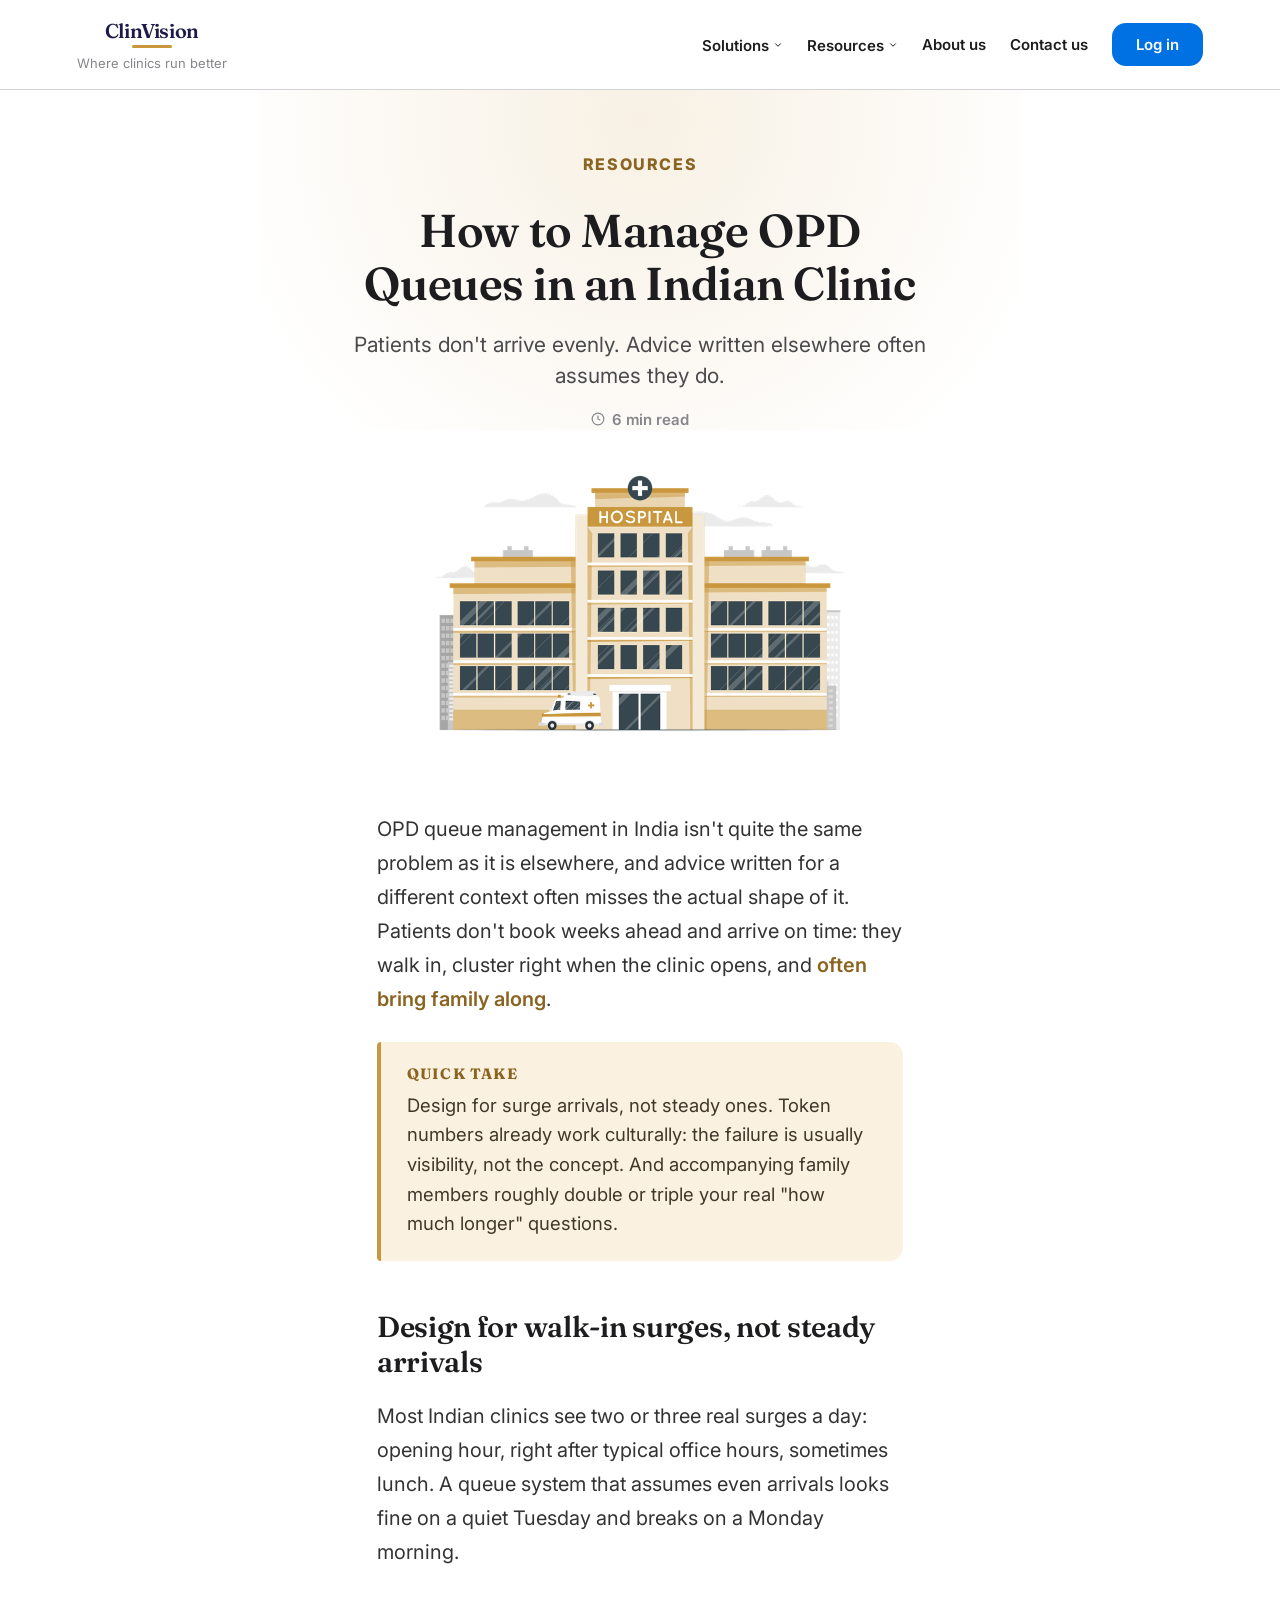
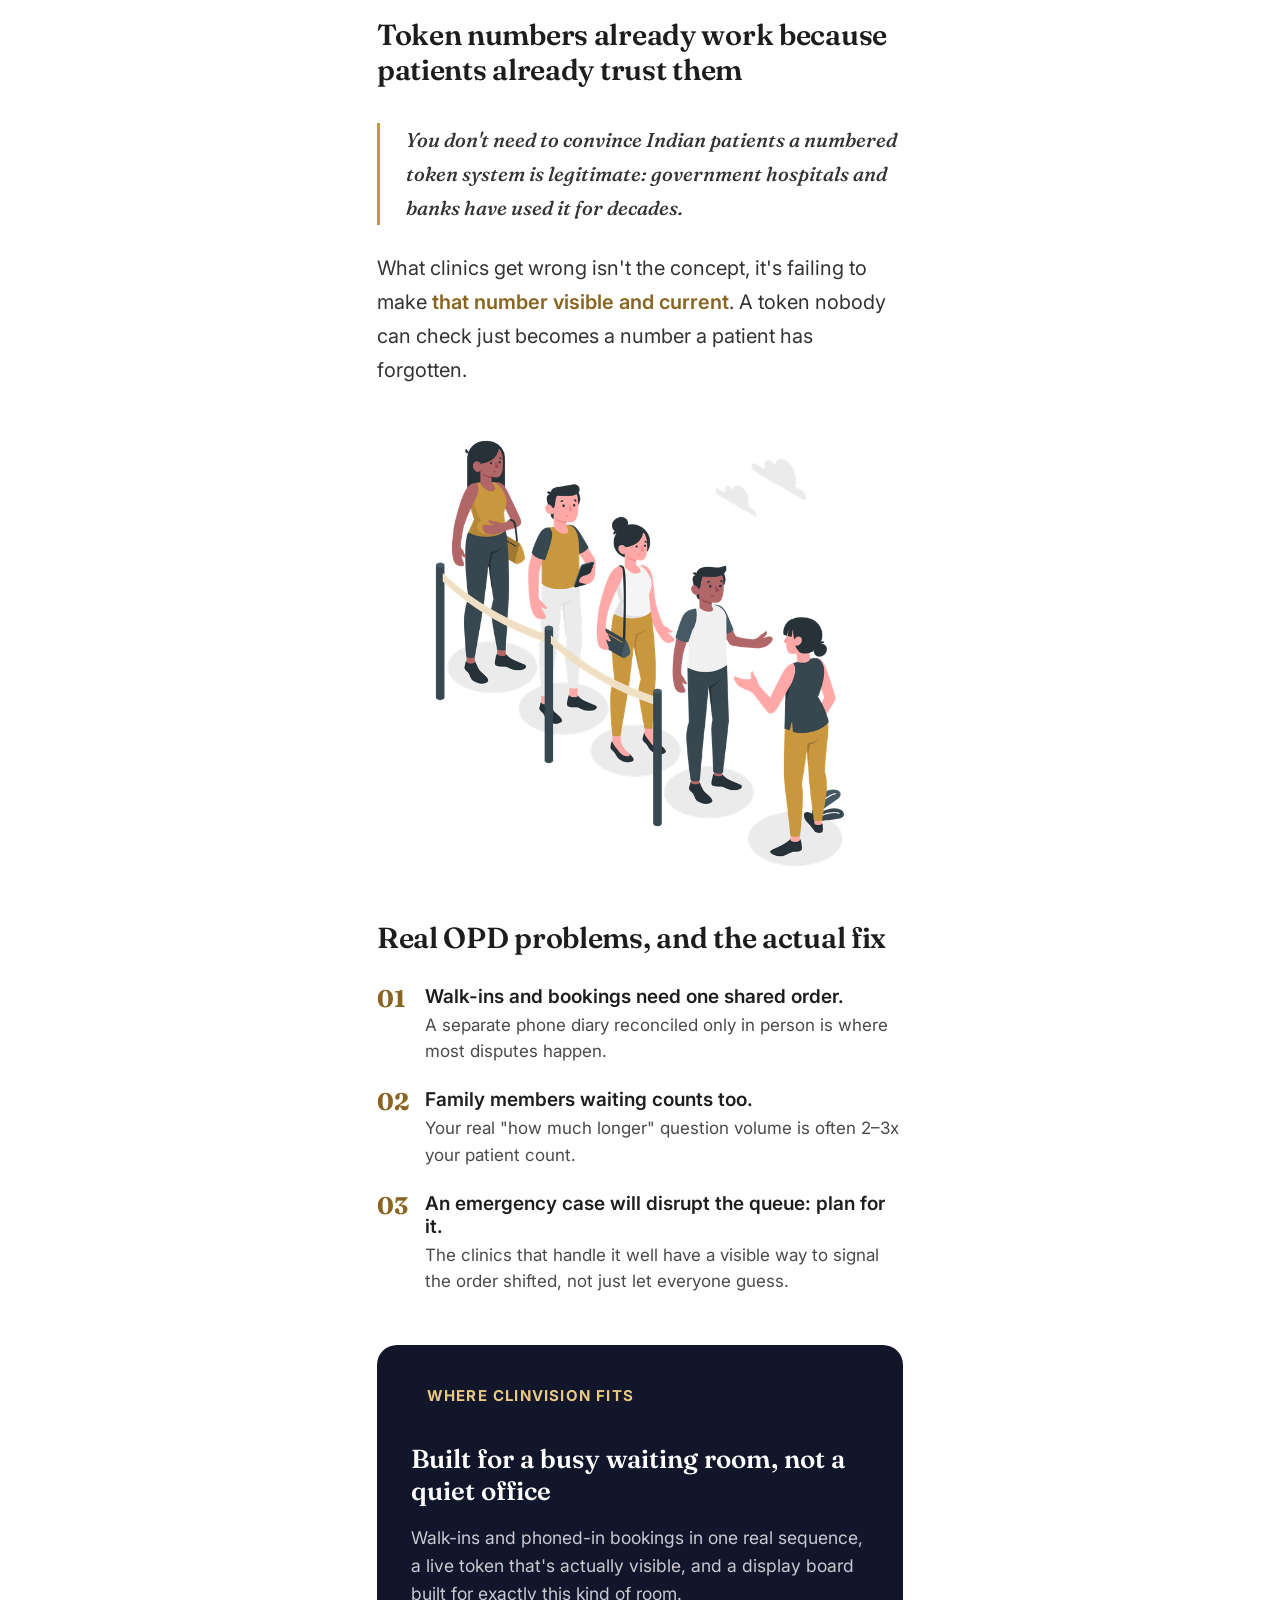
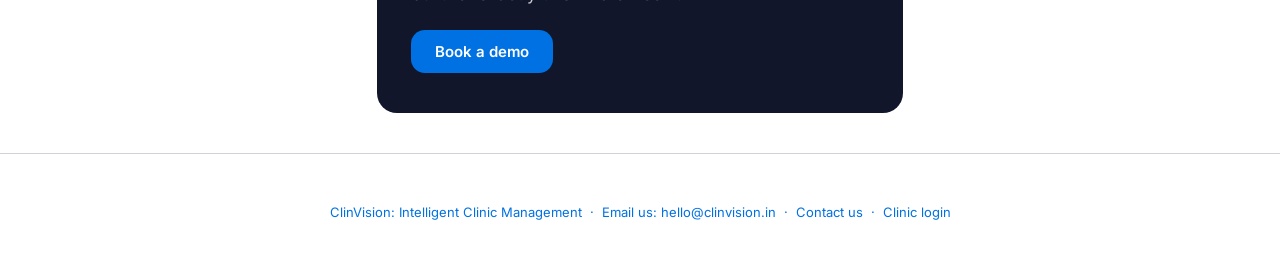
<file: resources/how-to-manage-opd-queues.html>
<!DOCTYPE html>
<html lang="en">
<head>
<meta charset="UTF-8" />
<meta name="viewport" content="width=device-width, initial-scale=1.0" />
<title>How to Manage OPD Queues in an Indian Clinic | ClinVision</title>
<meta name="description" content="Real OPD queue management advice for Indian clinics, covering walk-in surges, token systems, and family members waiting too." />
<link rel="canonical" href="https://clinvision.in/resources/how-to-manage-opd-queues" />
<meta property="og:type" content="article" />
<meta property="og:site_name" content="ClinVision" />
<meta property="og:title" content="How to Manage OPD Queues in an Indian Clinic" />
<meta property="og:description" content="Real OPD queue management advice for Indian clinics, covering walk-in surges, token systems, and family members waiting too." />
<meta property="og:url" content="https://clinvision.in/resources/how-to-manage-opd-queues" />
<meta property="og:image" content="https://clinvision.in/og-image.png" />
<meta property="og:image:width" content="1200" />
<meta property="og:image:height" content="630" />
<meta name="twitter:card" content="summary_large_image" />
<meta name="twitter:title" content="How to Manage OPD Queues in an Indian Clinic" />
<meta name="twitter:description" content="Real OPD queue management advice for Indian clinics, covering walk-in surges, token systems, and family members waiting too." />
<meta name="twitter:image" content="https://clinvision.in/og-image.png" />
<link rel="preconnect" href="https://fonts.googleapis.com">
<link rel="preconnect" href="https://fonts.gstatic.com" crossorigin>
<link href="https://fonts.googleapis.com/css2?family=Inter:wght@400;500;600;700&family=Fraunces:opsz,wght@9..144,500;9..144,600;9..144,700&display=optional" rel="stylesheet">
<link rel="icon" type="image/svg+xml" href="data:image/svg+xml,%3Csvg xmlns='http://www.w3.org/2000/svg' viewBox='0 0 100 100'%3E%3Crect width='100' height='100' rx='22' fill='%231e1b4b'/%3E%3Ctext x='50' y='70' font-family='Georgia, serif' font-size='60' font-weight='700' fill='%23fff' text-anchor='middle'%3EC%3C/text%3E%3Crect x='30' y='80' width='40' height='7' rx='3' fill='%23c9973e'/%3E%3C/svg%3E" />
<link rel="stylesheet" href="/styles.css?v=311" />
</head>
<body>

  <nav class="mkt-nav">
    <a href="/" class="brand">
      <span class="brand-top">
        <span class="brand-word-wrap">
          <span class="brand-word">ClinVision</span>
          <span class="brand-word-bar"></span>
        </span>
      </span>
      <span class="brand-tagline">Where clinics run better</span>
    </a>
    <div class="mkt-nav-links">
      <div class="nav-segment-wrap" tabindex="0">
        <button type="button" class="nav-hover-trigger">
          Solutions
          <svg class="chevron" viewBox="0 0 20 20" fill="none"><path d="M5 7.5L10 12.5L15 7.5" stroke="currentColor" stroke-width="2" stroke-linecap="round" stroke-linejoin="round"/></svg>
        </button>
        <div class="segment-menu">
          <div class="segment-menu-inner">
            <a class="segment-item" href="/solo-practice">
              <span class="segment-icon"><svg viewBox="0 0 24 24" fill="none" stroke="currentColor" stroke-width="1.8" stroke-linecap="round" stroke-linejoin="round"><circle cx="12" cy="8" r="3.2"/><path d="M5 20c0-3.6 3.1-6 7-6s7 2.4 7 6"/></svg></span>
              <span><p class="segment-item-title">Solo practice</p><p class="segment-item-desc">One doctor. Still runs like clockwork.</p></span>
            </a>
            <a class="segment-item" href="/multi-doctor-clinics">
              <span class="segment-icon"><svg viewBox="0 0 24 24" fill="none" stroke="currentColor" stroke-width="1.8" stroke-linecap="round" stroke-linejoin="round"><path d="M17 21v-2a4 4 0 0 0-4-4H5a4 4 0 0 0-4 4v2"/><circle cx="9" cy="7" r="4"/><path d="M23 21v-2a4 4 0 0 0-3-3.87"/><path d="M16 3.13a4 4 0 0 1 0 7.75"/></svg></span>
              <span><p class="segment-item-title">Multi-doctor clinics</p><p class="segment-item-desc">Every doctor's queue, one shared view.</p></span>
            </a>
            <a class="segment-item disabled" href="#" onclick="return false;">
              <span class="segment-icon"><svg viewBox="0 0 24 24" fill="none" stroke="currentColor" stroke-width="1.8" stroke-linecap="round" stroke-linejoin="round"><path d="M4 21V6a1 1 0 0 1 1-1h6a1 1 0 0 1 1 1v15"/><path d="M12 10h7a1 1 0 0 1 1 1v10"/><path d="M8 8h.01M8 11h.01M8 14h.01M8 17h.01"/><path d="M15 13h.01M15 16h.01M15 19h.01"/></svg></span>
              <span><p class="segment-item-title">Polyclinics</p><p class="segment-item-desc">Many specialties, one front desk.</p></span>
            </a>
            <a class="segment-item disabled" href="#" onclick="return false;">
              <span class="segment-icon"><svg viewBox="0 0 24 24" fill="none" stroke="currentColor" stroke-width="1.8" stroke-linecap="round" stroke-linejoin="round"><path d="M9 3h6"/><path d="M10 3v6.5L4.5 19a1.5 1.5 0 0 0 1.3 2.3h12.4a1.5 1.5 0 0 0 1.3-2.3L14 9.5V3"/><path d="M7.5 15h9"/></svg></span>
              <span><p class="segment-item-title">Diagnostic centers</p><p class="segment-item-desc">Every walk-in, tracked and billed.</p></span>
            </a>
          </div>
        </div>
      </div>
      <div class="nav-segment-wrap" tabindex="0">
        <button type="button" class="nav-hover-trigger">
          Resources
          <svg class="chevron" viewBox="0 0 20 20" fill="none"><path d="M5 7.5L10 12.5L15 7.5" stroke="currentColor" stroke-width="2" stroke-linecap="round" stroke-linejoin="round"/></svg>
        </button>
        <div class="segment-menu">
          <div class="segment-menu-inner">
            <a class="segment-item" href="/resources/how-to-reduce-patient-waiting-time">
              <span class="segment-icon"><svg viewBox="0 0 24 24" fill="none" stroke="currentColor" stroke-width="1.8" stroke-linecap="round" stroke-linejoin="round"><circle cx="12" cy="12" r="9"/><path d="M12 7v5l3 3"/></svg></span>
              <span><p class="segment-item-title">Reduce patient waiting time</p><p class="segment-item-desc">What actually shortens a waiting room.</p></span>
            </a>
            <a class="segment-item" href="/resources/clinic-management-best-practices">
              <span class="segment-icon"><svg viewBox="0 0 24 24" fill="none" stroke="currentColor" stroke-width="1.8" stroke-linecap="round" stroke-linejoin="round"><path d="M9 11l3 3L22 4"/><path d="M21 12v7a2 2 0 0 1-2 2H5a2 2 0 0 1-2-2V5a2 2 0 0 1 2-2h11"/></svg></span>
              <span><p class="segment-item-title">Clinic management best practices</p><p class="segment-item-desc">Habits that hold up as you grow.</p></span>
            </a>
            <a class="segment-item" href="/resources/how-to-manage-opd-queues">
              <span class="segment-icon"><svg viewBox="0 0 24 24" fill="none" stroke="currentColor" stroke-width="1.8" stroke-linecap="round" stroke-linejoin="round"><rect x="3" y="4" width="18" height="16" rx="2"/><path d="M8 2v4M16 2v4M3 10h18"/></svg></span>
              <span><p class="segment-item-title">How to manage OPD queues</p><p class="segment-item-desc">Built for how Indian clinics actually run.</p></span>
            </a>
            <a class="segment-item" href="/resources/digital-vs-paper-patient-records">
              <span class="segment-icon"><svg viewBox="0 0 24 24" fill="none" stroke="currentColor" stroke-width="1.8" stroke-linecap="round" stroke-linejoin="round"><path d="M6 3h7l5 5v12a1 1 0 0 1-1 1H6a1 1 0 0 1-1-1V4a1 1 0 0 1 1-1z"/><path d="M13 3v5h5"/></svg></span>
              <span><p class="segment-item-title">Digital vs paper records</p><p class="segment-item-desc">An honest comparison, not a sales pitch.</p></span>
            </a>
            <a class="segment-item" href="/resources/clinic-software-guide">
              <span class="segment-icon"><svg viewBox="0 0 24 24" fill="none" stroke="currentColor" stroke-width="1.8" stroke-linecap="round" stroke-linejoin="round"><circle cx="10" cy="10" r="6"/><path d="M20 20l-5.5-5.5"/></svg></span>
              <span><p class="segment-item-title">Clinic software buyer's guide</p><p class="segment-item-desc">What to actually ask before you buy.</p></span>
            </a>
          </div>
        </div>
      </div>
      <a href="/about-us" style="font-weight:600;font-size:15px;color:var(--black);text-decoration:none;">About us</a>
      <a href="/contact" style="font-weight:600;font-size:15px;color:var(--black);text-decoration:none;">Contact us</a>
      <a href="/login" class="btn btn-accent">Log in</a>
    </div>
  </nav>

  <div class="article-hero"><div class="article-hero-glow" aria-hidden="true"></div>
    <div class="article-eyebrow">Resources</div>
    <h1 class="article-h1">How to Manage OPD Queues in an Indian Clinic</h1>
    <p class="article-sub">Patients don't arrive evenly. Advice written elsewhere often assumes they do.</p>
    <span class="read-time"><svg viewBox="0 0 24 24" fill="none" stroke="currentColor" stroke-width="2"><circle cx="12" cy="12" r="10"/><path d="M12 6v6l4 2"/></svg> 6 min read</span>
  </div>
  <div class="hero-illo"><img src="opd-queues-hero.png" alt="A hospital OPD building illustration" /></div>

  <div class="article-body">
    <p>OPD queue management in India isn't quite the same problem as it is elsewhere, and advice written for a different context often misses the actual shape of it. Patients don't book weeks ahead and arrive on time: they walk in, cluster right when the clinic opens, and <span class="kw">often bring family along</span>.</p>

    <div class="quick-take">
      <div class="quick-take-label">Quick take</div>
      <p>Design for surge arrivals, not steady ones. Token numbers already work culturally: the failure is usually visibility, not the concept. And accompanying family members roughly double or triple your real "how much longer" questions.</p>
    </div>

    <h2>Design for walk-in surges, not steady arrivals</h2>
    <p>Most Indian clinics see two or three real surges a day: opening hour, right after typical office hours, sometimes lunch. A queue system that assumes even arrivals looks fine on a quiet Tuesday and breaks on a Monday morning.</p>

    <h2>Token numbers already work because patients already trust them</h2>
    <p class="pull-quote">You don't need to convince Indian patients a numbered token system is legitimate: government hospitals and banks have used it for decades.</p>
    <p>What clinics get wrong isn't the concept, it's failing to make <span class="kw">that number visible and current</span>. A token nobody can check just becomes a number a patient has forgotten.</p>

    <div class="mid-illo"><img src="opd-queues-mid.png" alt="A queue illustration showing people waiting in line" /></div>

    <h2>Real OPD problems, and the actual fix</h2>
    <div class="num-list">
      <div class="num-item"><div class="n">01</div><div class="t"><p>Walk-ins and bookings need one shared order.</p><p>A separate phone diary reconciled only in person is where most disputes happen.</p></div></div>
      <div class="num-item"><div class="n">02</div><div class="t"><p>Family members waiting counts too.</p><p>Your real "how much longer" question volume is often 2&ndash;3x your patient count.</p></div></div>
      <div class="num-item"><div class="n">03</div><div class="t"><p>An emergency case will disrupt the queue: plan for it.</p><p>The clinics that handle it well have a visible way to signal the order shifted, not just let everyone guess.</p></div></div>
    </div>

    <div class="closing-card">
      <div class="eyebrow">Where ClinVision fits</div>
      <h3>Built for a busy waiting room, not a quiet office</h3>
      <p>Walk-ins and phoned-in bookings in one real sequence, a live token that's actually visible, and a display board built for exactly this kind of room.</p>
      <a href="/contact" class="btn btn-accent">Book a demo</a>
    </div>
  </div>

  <footer class="mkt-footer">
    ClinVision: Intelligent Clinic Management &nbsp;&middot;&nbsp; Email us: <a href="mailto:hello@clinvision.in">hello@clinvision.in</a> &nbsp;&middot;&nbsp;
    <a href="/contact">Contact us</a> &nbsp;&middot;&nbsp;
    <a href="/login">Clinic login</a>
  </footer>

</body>
</html>
</file>
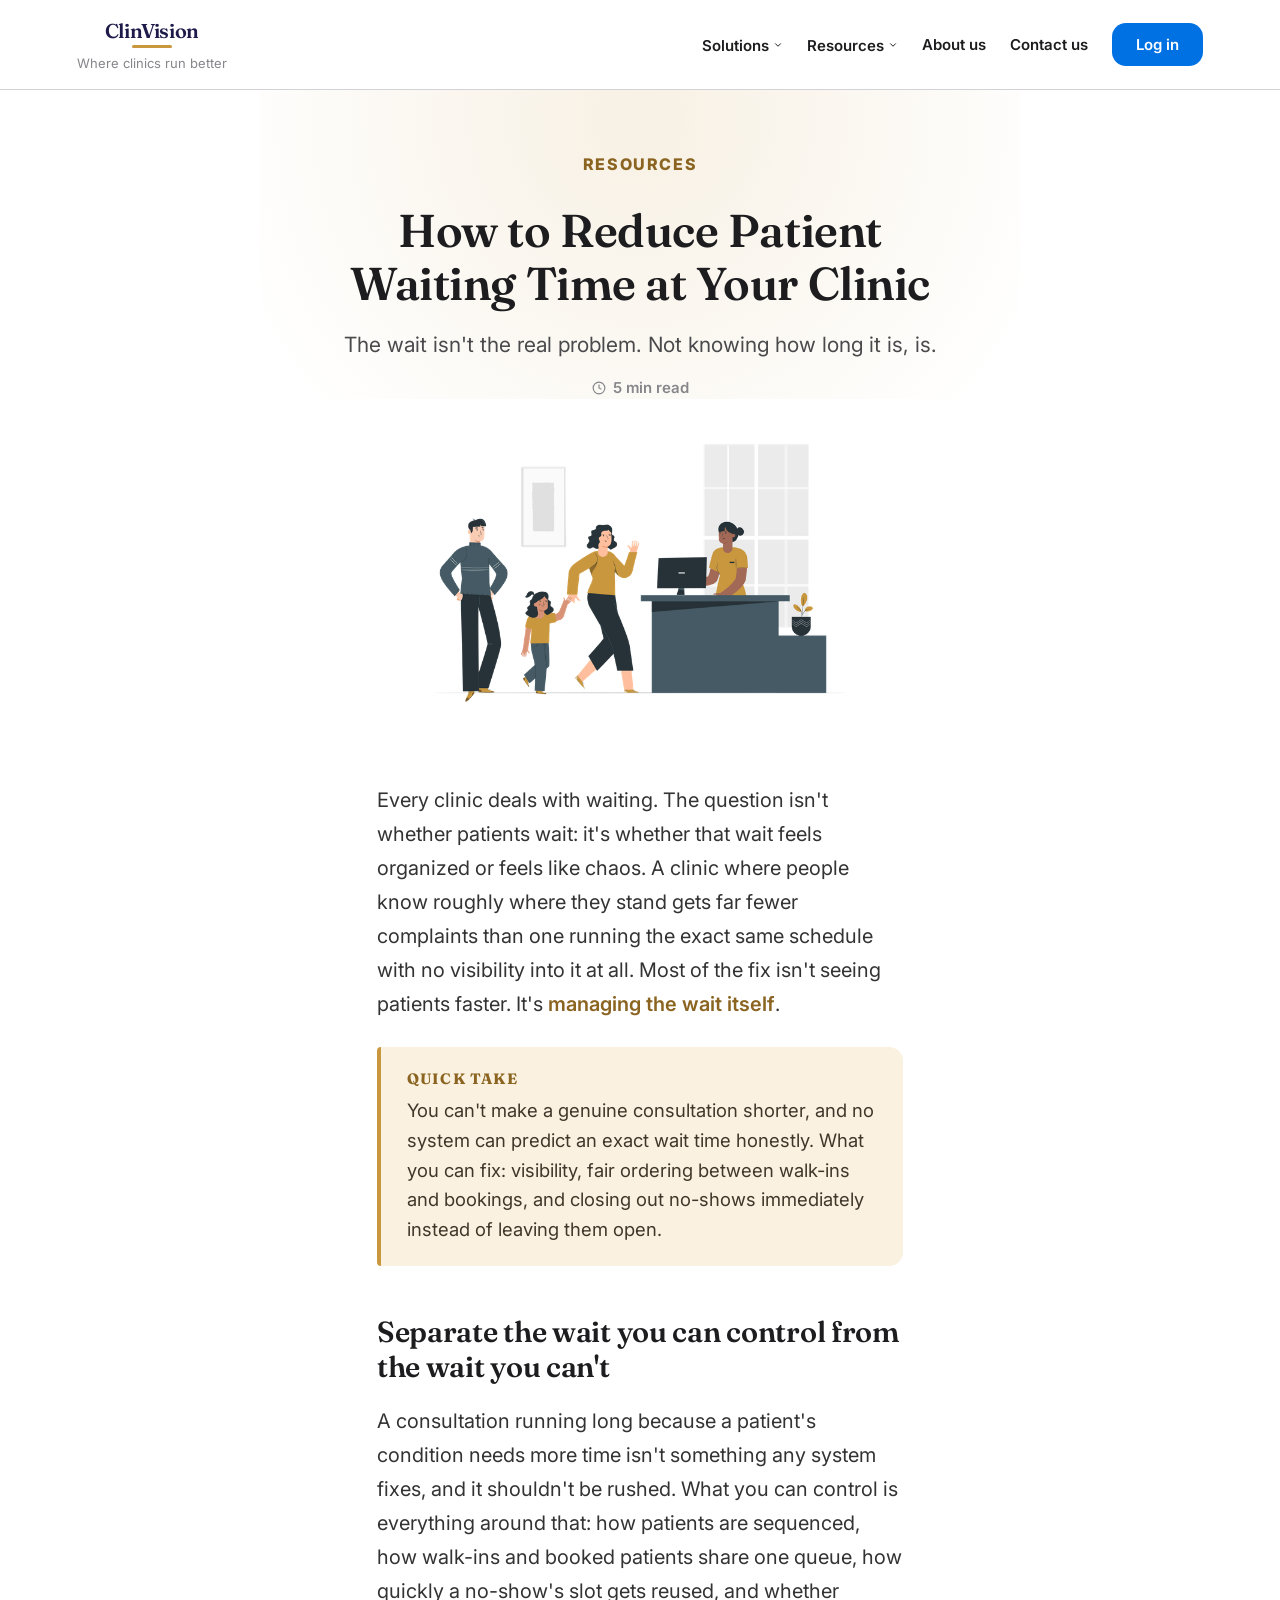
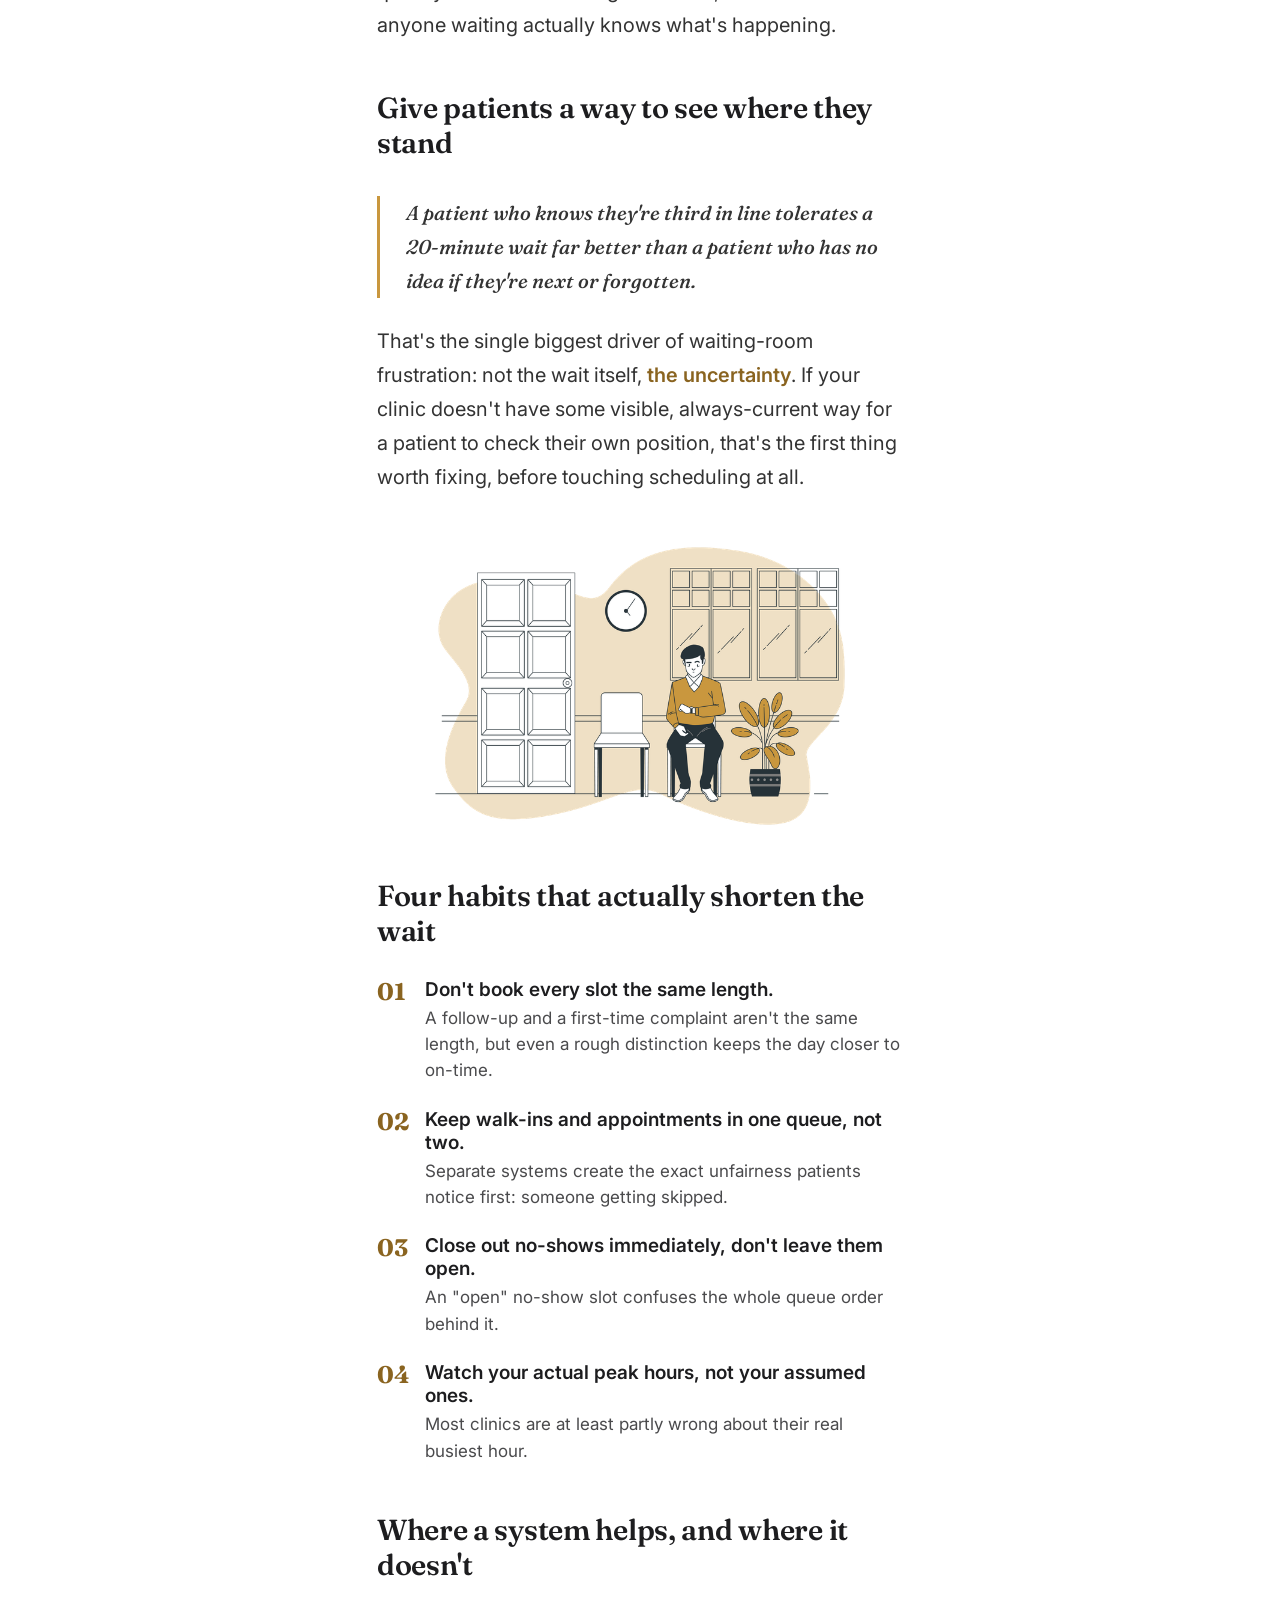
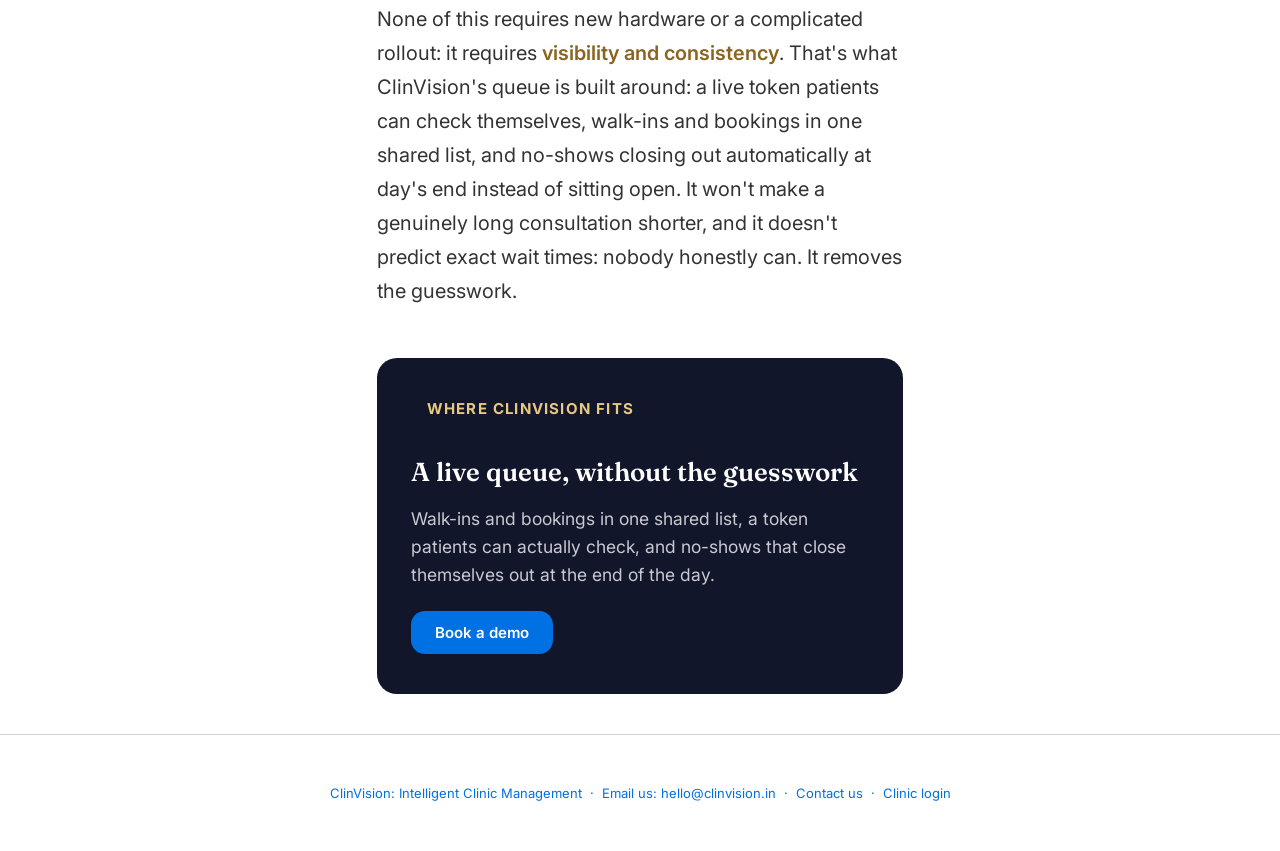
<file: resources/how-to-reduce-patient-waiting-time.html>
<!DOCTYPE html>
<html lang="en">
<head>
<meta charset="UTF-8" />
<meta name="viewport" content="width=device-width, initial-scale=1.0" />
<title>How to Reduce Patient Waiting Time at Your Clinic | ClinVision</title>
<meta name="description" content="Practical, real ways to reduce patient waiting time and waiting room chaos in your clinic, not just faster consultations." />
<link rel="canonical" href="https://clinvision.in/resources/how-to-reduce-patient-waiting-time" />
<meta property="og:type" content="article" />
<meta property="og:site_name" content="ClinVision" />
<meta property="og:title" content="How to Reduce Patient Waiting Time at Your Clinic" />
<meta property="og:description" content="Practical, real ways to reduce patient waiting time and waiting room chaos in your clinic, not just faster consultations." />
<meta property="og:url" content="https://clinvision.in/resources/how-to-reduce-patient-waiting-time" />
<meta property="og:image" content="https://clinvision.in/og-image.png" />
<meta property="og:image:width" content="1200" />
<meta property="og:image:height" content="630" />
<meta name="twitter:card" content="summary_large_image" />
<meta name="twitter:title" content="How to Reduce Patient Waiting Time at Your Clinic" />
<meta name="twitter:description" content="Practical, real ways to reduce patient waiting time and waiting room chaos in your clinic, not just faster consultations." />
<meta name="twitter:image" content="https://clinvision.in/og-image.png" />
<link rel="preconnect" href="https://fonts.googleapis.com">
<link rel="preconnect" href="https://fonts.gstatic.com" crossorigin>
<link href="https://fonts.googleapis.com/css2?family=Inter:wght@400;500;600;700&family=Fraunces:opsz,wght@9..144,500;9..144,600;9..144,700&display=optional" rel="stylesheet">
<link rel="icon" type="image/svg+xml" href="data:image/svg+xml,%3Csvg xmlns='http://www.w3.org/2000/svg' viewBox='0 0 100 100'%3E%3Crect width='100' height='100' rx='22' fill='%231e1b4b'/%3E%3Ctext x='50' y='70' font-family='Georgia, serif' font-size='60' font-weight='700' fill='%23fff' text-anchor='middle'%3EC%3C/text%3E%3Crect x='30' y='80' width='40' height='7' rx='3' fill='%23c9973e'/%3E%3C/svg%3E" />
<link rel="stylesheet" href="/styles.css?v=311" />
</head>
<body>

  <nav class="mkt-nav">
    <a href="/" class="brand">
      <span class="brand-top">
        <span class="brand-word-wrap">
          <span class="brand-word">ClinVision</span>
          <span class="brand-word-bar"></span>
        </span>
      </span>
      <span class="brand-tagline">Where clinics run better</span>
    </a>
    <div class="mkt-nav-links">
      <div class="nav-segment-wrap" tabindex="0">
        <button type="button" class="nav-hover-trigger">
          Solutions
          <svg class="chevron" viewBox="0 0 20 20" fill="none"><path d="M5 7.5L10 12.5L15 7.5" stroke="currentColor" stroke-width="2" stroke-linecap="round" stroke-linejoin="round"/></svg>
        </button>
        <div class="segment-menu">
          <div class="segment-menu-inner">
            <a class="segment-item" href="/solo-practice">
              <span class="segment-icon"><svg viewBox="0 0 24 24" fill="none" stroke="currentColor" stroke-width="1.8" stroke-linecap="round" stroke-linejoin="round"><circle cx="12" cy="8" r="3.2"/><path d="M5 20c0-3.6 3.1-6 7-6s7 2.4 7 6"/></svg></span>
              <span><p class="segment-item-title">Solo practice</p><p class="segment-item-desc">One doctor. Still runs like clockwork.</p></span>
            </a>
            <a class="segment-item" href="/multi-doctor-clinics">
              <span class="segment-icon"><svg viewBox="0 0 24 24" fill="none" stroke="currentColor" stroke-width="1.8" stroke-linecap="round" stroke-linejoin="round"><path d="M17 21v-2a4 4 0 0 0-4-4H5a4 4 0 0 0-4 4v2"/><circle cx="9" cy="7" r="4"/><path d="M23 21v-2a4 4 0 0 0-3-3.87"/><path d="M16 3.13a4 4 0 0 1 0 7.75"/></svg></span>
              <span><p class="segment-item-title">Multi-doctor clinics</p><p class="segment-item-desc">Every doctor's queue, one shared view.</p></span>
            </a>
            <a class="segment-item disabled" href="#" onclick="return false;">
              <span class="segment-icon"><svg viewBox="0 0 24 24" fill="none" stroke="currentColor" stroke-width="1.8" stroke-linecap="round" stroke-linejoin="round"><path d="M4 21V6a1 1 0 0 1 1-1h6a1 1 0 0 1 1 1v15"/><path d="M12 10h7a1 1 0 0 1 1 1v10"/><path d="M8 8h.01M8 11h.01M8 14h.01M8 17h.01"/><path d="M15 13h.01M15 16h.01M15 19h.01"/></svg></span>
              <span><p class="segment-item-title">Polyclinics</p><p class="segment-item-desc">Many specialties, one front desk.</p></span>
            </a>
            <a class="segment-item disabled" href="#" onclick="return false;">
              <span class="segment-icon"><svg viewBox="0 0 24 24" fill="none" stroke="currentColor" stroke-width="1.8" stroke-linecap="round" stroke-linejoin="round"><path d="M9 3h6"/><path d="M10 3v6.5L4.5 19a1.5 1.5 0 0 0 1.3 2.3h12.4a1.5 1.5 0 0 0 1.3-2.3L14 9.5V3"/><path d="M7.5 15h9"/></svg></span>
              <span><p class="segment-item-title">Diagnostic centers</p><p class="segment-item-desc">Every walk-in, tracked and billed.</p></span>
            </a>
          </div>
        </div>
      </div>
      <div class="nav-segment-wrap" tabindex="0">
        <button type="button" class="nav-hover-trigger">
          Resources
          <svg class="chevron" viewBox="0 0 20 20" fill="none"><path d="M5 7.5L10 12.5L15 7.5" stroke="currentColor" stroke-width="2" stroke-linecap="round" stroke-linejoin="round"/></svg>
        </button>
        <div class="segment-menu">
          <div class="segment-menu-inner">
            <a class="segment-item" href="/resources/how-to-reduce-patient-waiting-time">
              <span class="segment-icon"><svg viewBox="0 0 24 24" fill="none" stroke="currentColor" stroke-width="1.8" stroke-linecap="round" stroke-linejoin="round"><circle cx="12" cy="12" r="9"/><path d="M12 7v5l3 3"/></svg></span>
              <span><p class="segment-item-title">Reduce patient waiting time</p><p class="segment-item-desc">What actually shortens a waiting room.</p></span>
            </a>
            <a class="segment-item" href="/resources/clinic-management-best-practices">
              <span class="segment-icon"><svg viewBox="0 0 24 24" fill="none" stroke="currentColor" stroke-width="1.8" stroke-linecap="round" stroke-linejoin="round"><path d="M9 11l3 3L22 4"/><path d="M21 12v7a2 2 0 0 1-2 2H5a2 2 0 0 1-2-2V5a2 2 0 0 1 2-2h11"/></svg></span>
              <span><p class="segment-item-title">Clinic management best practices</p><p class="segment-item-desc">Habits that hold up as you grow.</p></span>
            </a>
            <a class="segment-item" href="/resources/how-to-manage-opd-queues">
              <span class="segment-icon"><svg viewBox="0 0 24 24" fill="none" stroke="currentColor" stroke-width="1.8" stroke-linecap="round" stroke-linejoin="round"><rect x="3" y="4" width="18" height="16" rx="2"/><path d="M8 2v4M16 2v4M3 10h18"/></svg></span>
              <span><p class="segment-item-title">How to manage OPD queues</p><p class="segment-item-desc">Built for how Indian clinics actually run.</p></span>
            </a>
            <a class="segment-item" href="/resources/digital-vs-paper-patient-records">
              <span class="segment-icon"><svg viewBox="0 0 24 24" fill="none" stroke="currentColor" stroke-width="1.8" stroke-linecap="round" stroke-linejoin="round"><path d="M6 3h7l5 5v12a1 1 0 0 1-1 1H6a1 1 0 0 1-1-1V4a1 1 0 0 1 1-1z"/><path d="M13 3v5h5"/></svg></span>
              <span><p class="segment-item-title">Digital vs paper records</p><p class="segment-item-desc">An honest comparison, not a sales pitch.</p></span>
            </a>
            <a class="segment-item" href="/resources/clinic-software-guide">
              <span class="segment-icon"><svg viewBox="0 0 24 24" fill="none" stroke="currentColor" stroke-width="1.8" stroke-linecap="round" stroke-linejoin="round"><circle cx="10" cy="10" r="6"/><path d="M20 20l-5.5-5.5"/></svg></span>
              <span><p class="segment-item-title">Clinic software buyer's guide</p><p class="segment-item-desc">What to actually ask before you buy.</p></span>
            </a>
          </div>
        </div>
      </div>
      <a href="/about-us" style="font-weight:600;font-size:15px;color:var(--black);text-decoration:none;">About us</a>
      <a href="/contact" style="font-weight:600;font-size:15px;color:var(--black);text-decoration:none;">Contact us</a>
      <a href="/login" class="btn btn-accent">Log in</a>
    </div>
  </nav>

  <div class="article-hero"><div class="article-hero-glow" aria-hidden="true"></div>
    <div class="article-eyebrow">Resources</div>
    <h1 class="article-h1">How to Reduce Patient Waiting Time at Your Clinic</h1>
    <p class="article-sub">The wait isn't the real problem. Not knowing how long it is, is.</p>
    <span class="read-time"><svg viewBox="0 0 24 24" fill="none" stroke="currentColor" stroke-width="2"><circle cx="12" cy="12" r="10"/><path d="M12 6v6l4 2"/></svg> 5 min read</span>
  </div>
  <div class="hero-illo"><img src="reduce-waiting-time-hero.png" alt="A busy clinic waiting room with a live queue display" /></div>

  <div class="article-body">
    <p>Every clinic deals with waiting. The question isn't whether patients wait: it's whether that wait feels organized or feels like chaos. A clinic where people know roughly where they stand gets far fewer complaints than one running the exact same schedule with no visibility into it at all. Most of the fix isn't seeing patients faster. It's <span class="kw">managing the wait itself</span>.</p>

    <div class="quick-take">
      <div class="quick-take-label">Quick take</div>
      <p>You can't make a genuine consultation shorter, and no system can predict an exact wait time honestly. What you can fix: visibility, fair ordering between walk-ins and bookings, and closing out no-shows immediately instead of leaving them open.</p>
    </div>

    <h2>Separate the wait you can control from the wait you can't</h2>
    <p>A consultation running long because a patient's condition needs more time isn't something any system fixes, and it shouldn't be rushed. What you can control is everything around that: how patients are sequenced, how walk-ins and booked patients share one queue, how quickly a no-show's slot gets reused, and whether anyone waiting actually knows what's happening.</p>

    <h2>Give patients a way to see where they stand</h2>
    <p class="pull-quote">A patient who knows they're third in line tolerates a 20-minute wait far better than a patient who has no idea if they're next or forgotten.</p>
    <p>That's the single biggest driver of waiting-room frustration: not the wait itself, <span class="kw">the uncertainty</span>. If your clinic doesn't have some visible, always-current way for a patient to check their own position, that's the first thing worth fixing, before touching scheduling at all.</p>

    <div class="mid-illo"><img src="reduce-waiting-time-mid.png" alt="A patient checking a queue token on their phone" /></div>

    <h2>Four habits that actually shorten the wait</h2>
    <div class="num-list">
      <div class="num-item"><div class="n">01</div><div class="t"><p>Don't book every slot the same length.</p><p>A follow-up and a first-time complaint aren't the same length, but even a rough distinction keeps the day closer to on-time.</p></div></div>
      <div class="num-item"><div class="n">02</div><div class="t"><p>Keep walk-ins and appointments in one queue, not two.</p><p>Separate systems create the exact unfairness patients notice first: someone getting skipped.</p></div></div>
      <div class="num-item"><div class="n">03</div><div class="t"><p>Close out no-shows immediately, don't leave them open.</p><p>An "open" no-show slot confuses the whole queue order behind it.</p></div></div>
      <div class="num-item"><div class="n">04</div><div class="t"><p>Watch your actual peak hours, not your assumed ones.</p><p>Most clinics are at least partly wrong about their real busiest hour.</p></div></div>
    </div>

    <h2>Where a system helps, and where it doesn't</h2>
    <p>None of this requires new hardware or a complicated rollout: it requires <span class="kw">visibility and consistency</span>. That's what ClinVision's queue is built around: a live token patients can check themselves, walk-ins and bookings in one shared list, and no-shows closing out automatically at day's end instead of sitting open. It won't make a genuinely long consultation shorter, and it doesn't predict exact wait times: nobody honestly can. It removes the guesswork.</p>

    <div class="closing-card">
      <div class="eyebrow">Where ClinVision fits</div>
      <h3>A live queue, without the guesswork</h3>
      <p>Walk-ins and bookings in one shared list, a token patients can actually check, and no-shows that close themselves out at the end of the day.</p>
      <a href="/contact" class="btn btn-accent">Book a demo</a>
    </div>
  </div>

  <footer class="mkt-footer">
    ClinVision: Intelligent Clinic Management &nbsp;&middot;&nbsp; Email us: <a href="mailto:hello@clinvision.in">hello@clinvision.in</a> &nbsp;&middot;&nbsp;
    <a href="/contact">Contact us</a> &nbsp;&middot;&nbsp;
    <a href="/login">Clinic login</a>
  </footer>

</body>
</html>
</file>
<file: styles.css>
/* ============================================================
   Qlinic — shared stylesheet (marketing page + logged-in app)
   Monochrome + one accent color, Apple-product-page inspired.
   ============================================================ */

:root {
  --accent: #0071e3;
  --accent-dark: #0058b0;
  --chip-text: var(--accent-dark);
  --black: #1d1d1f;
  --grey-900: #2b2b2d;
  --grey-700: #4a4a4c;
  --grey-500: #86868b;
  --grey-300: #d2d2d7;
  --grey-100: #f5f5f7;
  --white: #ffffff;
  --success: #1e8e3e;
  --success-bg: #e6f4ea;
  --warning: #b26a00;
  --warning-bg: #fdf1dc;
  --danger: #c5221f;
  --danger-bg: #fce8e6;
  --whatsapp: #1fa855;
  --whatsapp-bg: #f0fbf4;
  --font: "Inter", -apple-system, BlinkMacSystemFont, "SF Pro Display", "Segoe UI", Roboto, Helvetica, Arial, sans-serif;

  /* ---- Design tokens: visual polish pass (see robust-questing-walrus.md) ---- */
  --space-1: 4px;  --space-2: 8px;  --space-3: 12px; --space-4: 16px;
  --space-5: 20px; --space-6: 24px; --space-7: 32px; --space-8: 40px; --space-9: 48px;

  --radius-sm: 8px;     /* inputs, .btn-sm, chips, dropdown menus — unchanged, matches un-tokenized 8px elements (.time-picker-trigger etc) sitewide */
  --radius-md: 14px;    /* .btn (primary/large actions) */
  --radius-lg: 20px;    /* card surfaces: .login-card, .panel, .stat-card — the "big rounded rectangle" look */
  --radius-pill: 999px; /* clock-pill, status pills, badges */

  --text-xs: 12px;   --text-sm: 13px;   --text-base: 14px; --text-md: 15px;
  --text-lg: 17px;   --text-xl: 20px;   --text-2xl: 24px;  --text-3xl: 30px;

  /* Resting elevation for card surfaces — today's shadows only fire on
     :hover, so .login-card/.panel look flat until touched. Deliberately
     bold enough to actually read as "lifted" at a glance against the
     grey-100 page background, not just technically present. */
  --shadow-resting: 0 2px 8px rgba(0, 0, 0, 0.08), 0 20px 48px rgba(0, 0, 0, 0.12);
  --shadow-hover: 0 28px 64px rgba(0, 0, 0, 0.18);
  /* Fixed dark-surface colors for floating chrome that stays dark
     regardless of the day/night toggle (the toast) — deliberately NOT the
     same variables as --black/--white/--grey-*, which flip in dark mode. */
  --dark-surface-bg: #1d1d1f;

  /* Marketing-page-only accent palette (the logged-in app keeps its single
     --accent blue; the landing page uses this wider set for use-case cards,
     feature icons, and hero decoration). */
  --mkt-teal: #0d9488;
  --mkt-teal-bg: #ccfbf1;
  --mkt-blue: #2563eb;
  --mkt-blue-bg: #dbeafe;
  --mkt-purple: #7c3aed;
  --mkt-purple-bg: #ede9fe;
  --mkt-coral: #f97316;
  --mkt-coral-bg: #ffedd5;
  --mkt-pink: #db2777;
  --mkt-pink-bg: #fce7f3;
  /* Five more, added for the Dashboard's stat-card row once it grew past
     five cards — distinct enough from the original five (and from each
     other) that a 10-card grid never has to repeat a color. */
  --mkt-indigo: #4f46e5;
  --mkt-amber: #b45309;
  --mkt-green: #15803d;
  --mkt-cyan: #0e7490;
  --mkt-rose: #be123c;
  --mkt-sky: #0369a1;

  /* Sidebar clinic name — deliberately its own token, not --mkt-teal:
     that one is #0d9488, only 3.7:1 on white (fine for a large icon
     background, not for 13.5px bold text, which needs 4.5:1). This is
     the darker teal-700 shade that actually clears AA at this size,
     picked distinct from --accent so a clinic's own name can't be
     mistaken for the active nav link's blue. One fixed value across
     every clinic, not a per-clinic customization. */
  --clinic-name-color: #0f766e;
}

/* Day/Night toggle (Settings page) — a personal, local-device preference
   for the logged-in app only (reception/doctor/dashboard/settings). The
   marketing site, login/signup, and the waiting-room display board are
   intentionally unaffected: the display board's dark look is a fixed
   product/design choice for a TV screen, not a "night mode" preference. */
:root[data-theme="dark"] {
  --black: #f2f2f4;
  --grey-900: #3a3a3c;
  --grey-700: #c7c7cc;
  --grey-500: #98989d;
  --grey-300: #48484a;
  --grey-100: #232325;
  --white: #1c1c1e;
  /* Light teal, not the same #0f766e as day mode -- that shade was
     calibrated for contrast against a white sidebar; against the
     sidebar's own dark background here (--white above) it would read
     as barely-there. A lighter tint keeps the same hue with real
     contrast against the inverted background (11.5:1 vs #1c1c1e). */
  --clinic-name-color: #5eead4;
  --success-bg: rgba(30, 142, 62, 0.22);
  --warning-bg: rgba(178, 106, 0, 0.24);
  --danger-bg: rgba(197, 34, 31, 0.22);
  --mkt-teal-bg: rgba(13, 148, 136, 0.22);
  --mkt-blue-bg: rgba(37, 99, 235, 0.24);
  --mkt-purple-bg: rgba(124, 58, 237, 0.24);
  --mkt-coral-bg: rgba(249, 115, 22, 0.22);
  --mkt-pink-bg: rgba(219, 39, 119, 0.22);
  /* accent-dark's navy reads fine on the light --mkt-blue-bg chip, but
     loses too much contrast once that same background goes translucent-
     dark — needs a lighter blue for any text sitting directly on it. */
  --chip-text: #8ab4ff;

  /* Low-opacity black shadows read as invisible against a dark surface —
     brighter/more-opaque so resting elevation still shows in dark mode. */
  --shadow-resting: 0 2px 8px rgba(0, 0, 0, 0.40), 0 20px 48px rgba(0, 0, 0, 0.50);
  --shadow-hover: 0 28px 64px rgba(0, 0, 0, 0.60);
}

* { box-sizing: border-box; }

/* The browser's own calendar icon on a date input is drawn dark by
   default — invisible against a dark-mode input background otherwise. */
:root[data-theme="dark"] input[type="date"]::-webkit-calendar-picker-indicator {
  filter: invert(1);
}

html { scroll-behavior: smooth; }

body {
  margin: 0;
  font-family: var(--font);
  color: var(--black);
  background: var(--white);
  -webkit-font-smoothing: antialiased;
}

a { color: inherit; }

/* ---------------- Marketing page ---------------- */

.mkt-nav {
  position: sticky;
  top: 0;
  z-index: 50;
  display: flex;
  align-items: center;
  justify-content: space-between;
  padding: 18px 6vw;
  background: rgba(255, 255, 255, 0.85);
  backdrop-filter: saturate(180%) blur(14px);
  border-bottom: 1px solid var(--grey-300);
}

.mkt-nav .brand {
  font-size: 20px;
  font-weight: 700;
  letter-spacing: -0.02em;
  text-decoration: none;
  color: var(--black);
  display: flex;
  flex-direction: column;
  /* Centered, not flex-start: "ClinVision" is much shorter than "Where
     clinics run better" underneath it, so sharing a left edge left the
     wordmark looking shoved off to one side instead of centered over
     the tagline -- same bug already fixed on .login-brand-corner and
     .auth-corner-brand. */
  align-items: center;
  transition: transform 0.15s ease;
}
.mkt-nav .brand:hover { transform: scale(1.04); }

.mkt-nav-links { display: flex; align-items: center; gap: 24px; }

/* Below ~700px the nav's five items (four links + Log in) don't fit next to
   the brand on one line -- previously an inline style with no wrap, so
   "Log in" ran off the right edge of the screen entirely. Wrapping the
   whole link group onto its own centered row fixes that without needing a
   hamburger menu for five items. */
@media (max-width: 700px) {
  .mkt-nav { flex-wrap: wrap; row-gap: 12px; }
  .mkt-nav-links { flex-wrap: wrap; justify-content: center; width: 100%; gap: 12px 20px; }
}

/* Nav links grow slightly on hover, and the current page's link gets a
   permanent underline, so the nav gives feedback instead of sitting flat. */
.mkt-nav > div > a:not(.btn) {
  position: relative;
  display: inline-block;
  transition: transform 0.15s ease, color 0.15s ease;
}
.mkt-nav > div > a:not(.btn):hover {
  transform: scale(1.1);
  color: var(--accent) !important;
}
.mkt-nav-current {
  color: var(--accent) !important;
}
.mkt-nav-current::after {
  content: '';
  position: absolute;
  left: 0;
  right: 0;
  bottom: -8px;
  height: 2px;
  background: var(--accent);
  border-radius: 2px;
}
.brand-top {
  display: flex;
  align-items: center;
}
.brand-tagline {
  font-size: 13px;
  font-weight: 400;
  letter-spacing: 0;
  color: var(--grey-500);
  margin-top: 2px;
}
/* The sidebar is much narrower than the marketing nav, so the tagline
   needs its own smaller size to stay on one line instead of wrapping. */
.app-sidebar .brand-tagline {
  font-size: 12px;
  white-space: nowrap;
  overflow: hidden;
  text-overflow: ellipsis;
  max-width: 100%;
}

/* ClinVision's nav wordmark, sitewide. Same Fraunces/weight/tracking as
   the real hero headline (.mkt-h1 inside .hero-stage) so the wordmark
   reads as the same typographic voice as the rest of the page, not a
   bolted-on logo font. */
.brand-word-wrap {
  display: inline-block;
}
.brand-word {
  display: block;
  font-family: "Fraunces", "Iowan Old Style", "Palatino Linotype", Georgia, serif;
  font-optical-sizing: auto;
  font-weight: 600;
  letter-spacing: -0.02em;
  color: #1e1b4b;
}
.brand-word-bar {
  display: block;
  width: 2em;
  height: 3px;
  border-radius: 2px;
  background: #c9973e;
  margin: 2px auto 5px;
}

.btn {
  display: inline-block;
  font-family: var(--font);
  font-size: var(--text-md);
  font-weight: 600;
  padding: var(--space-3) var(--space-6);
  border-radius: var(--radius-md);
  text-decoration: none;
  border: none;
  cursor: pointer;
  transition: transform 0.15s ease, background 0.15s ease, box-shadow 0.15s ease;
}

.btn-accent {
  background: var(--accent);
  color: var(--white);
}
.btn-accent:hover { background: var(--accent-dark); }

.btn-ghost {
  background: transparent;
  color: var(--black);
  border: 1px solid var(--grey-300);
}
.btn-ghost:hover { border-color: var(--black); }

.btn-whatsapp {
  display: inline-flex;
  align-items: center;
  gap: 8px;
  background: var(--white);
  color: var(--whatsapp);
  border: 1.5px solid var(--whatsapp);
}
.btn-whatsapp:hover { background: var(--whatsapp-bg); }
.btn-whatsapp svg { flex-shrink: 0; }

.btn-large {
  font-size: 18px;
  padding: 14px 32px;
}

.mkt-section {
  padding: 130px 6vw;
  max-width: 1180px;
  margin: 0 auto;
  text-align: center;
}

.mkt-section.tight { padding-top: 70px; padding-bottom: 70px; }
.mkt-section.dark {
  background: var(--black);
  color: var(--white);
  max-width: none;
  border-radius: 0;
}
.mkt-section.grey { background: var(--grey-100); max-width: none; }

/* A plain .mkt-section is capped at 1180px and centered, which is right
   for text but wrong for decoration: blobs placed inside it read as a
   visible rectangle on any screen wider than that, since the color never
   reaches the real edges of the page. Wrapping the section in this
   full-bleed container instead lets absolutely-positioned blobs spread
   across the actual viewport, while the section itself still centers its
   text content normally. */
.mkt-fullbleed { position: relative; overflow: hidden; }

/* Blobs floating anywhere in a section will eventually land behind body
   copy on some viewport width or other -- there's no fixed position that
   stays clear of text that reflows. This instead confines the color to a
   masked band pinned to the top of the section, fading to fully
   transparent well above where paragraph text starts, so paragraphs can
   never end up visually behind a blob. A slow drift keeps it from
   looking like a flat screenshot. */
.mkt-wash {
  position: absolute;
  top: 0;
  left: 0;
  right: 0;
  height: 340px;
  overflow: hidden;
  -webkit-mask-image: linear-gradient(to bottom, black 0%, black 20%, transparent 75%);
  mask-image: linear-gradient(to bottom, black 0%, black 20%, transparent 75%);
  pointer-events: none;
  z-index: 0;
}
.mkt-wash .hero-blob { animation: mkt-wash-drift 16s ease-in-out infinite alternate; }
@keyframes mkt-wash-drift {
  from { transform: translate(0, 0); }
  to { transform: translate(0, 26px); }
}

.eyebrow {
  display: inline-block;
  font-size: 14px;
  font-weight: 600;
  color: var(--accent);
  letter-spacing: 0.04em;
  text-transform: uppercase;
  margin-bottom: 18px;
}

.mkt-h1 {
  font-size: clamp(40px, 7vw, 88px);
  font-weight: 700;
  line-height: 1.05;
  letter-spacing: -0.03em;
  margin: 0 0 24px;
}

.mkt-h2 {
  font-size: clamp(30px, 4.5vw, 52px);
  font-weight: 700;
  line-height: 1.1;
  letter-spacing: -0.02em;
  margin: 0 0 20px;
}

.mkt-sub {
  font-size: clamp(18px, 2.2vw, 26px);
  color: var(--grey-700);
  font-weight: 400;
  max-width: 720px;
  margin: 0 auto 40px;
  line-height: 1.4;
}
.mkt-section.dark .mkt-sub { color: var(--grey-300); }

.mkt-cta-row {
  display: flex;
  gap: 16px;
  justify-content: center;
  flex-wrap: wrap;
  margin-top: 8px;
}

.mkt-stats {
  display: grid;
  grid-template-columns: repeat(auto-fit, minmax(180px, 1fr));
  gap: 32px;
  margin-top: 60px;
}
.mkt-stat .big { font-size: clamp(32px, 4.5vw, 52px); font-weight: 700; color: var(--accent); white-space: nowrap; }
.mkt-stat .label { font-size: 15px; color: var(--grey-500); margin-top: 6px; }
.mkt-section.dark .mkt-stat .label { color: var(--grey-300); }

/* Razorpay-style footer (raised 2026-09-03): white ground, every word
   in the accent blue instead of the usual muted grey-500 footer text,
   links with no underline at rest and no color change on hover -- bold
   weight is the only hover feedback, not layered on top of an
   underline. */
.mkt-footer {
  padding: 50px 6vw;
  text-align: center;
  color: var(--accent);
  font-size: 13px;
  border-top: 1px solid var(--grey-300);
  background: var(--white);
}
.mkt-footer a { color: var(--accent); text-decoration: none; font-weight: 400; transition: font-weight 0.15s ease; }
.mkt-footer a:hover { font-weight: 700; }

/* ---------------- Hero ---------------- */

.hero-preline {
  font-size: clamp(17px, 2vw, 22px);
  font-weight: 500;
  color: var(--grey-500);
  max-width: 680px;
  line-height: 1.4;
  margin: 0 auto 20px;
}
.hero-blob {
  position: absolute;
  border-radius: 50%;
  filter: blur(50px);
  opacity: 0.4;
  z-index: 0;
}

/* ---------------- Colored eyebrows, stats, use-case cards, feature icons ---------------- */

.eyebrow-coral { color: var(--mkt-coral); }
.eyebrow-coral::before { background: var(--mkt-coral); }
.eyebrow-blue { color: var(--mkt-blue); }
.eyebrow-blue::before { background: var(--mkt-blue); }
.eyebrow-purple { color: var(--mkt-purple); }
.eyebrow-purple::before { background: var(--mkt-purple); }
.eyebrow-pink { color: var(--mkt-pink); }
.eyebrow-pink::before { background: var(--mkt-pink); }
.eyebrow-teal { color: var(--mkt-teal); }
.eyebrow-teal::before { background: var(--mkt-teal); }

.stat-teal { color: var(--mkt-teal) !important; }
.stat-coral { color: var(--mkt-coral) !important; }
.stat-purple { color: var(--mkt-purple) !important; }


.feature-icon {
  width: 44px;
  height: 44px;
  border-radius: 12px;
  display: flex;
  align-items: center;
  justify-content: center;
  font-size: 22px;
  margin-bottom: 16px;
}
.icon-teal { background: var(--mkt-teal-bg); }
.icon-blue { background: var(--mkt-blue-bg); }
.icon-coral { background: var(--mkt-coral-bg); }
.icon-purple { background: var(--mkt-purple-bg); }
.icon-pink { background: var(--mkt-pink-bg); }

/* ---------------- Premium marketing pass ----------------
   A second, display-only typeface (Fraunces, a warm variable serif) reserved
   for headlines and big numerals across index/whats-inside/
   who-its-for/contact -- Inter alone at hero size reads as "template SaaS";
   Inter keeps doing every other job (nav, body copy, buttons, data) so the
   pairing stays deliberate rather than replacing the whole system. Scoped to
   these classes precisely because grep confirms .mkt-h1/.mkt-h2/.eyebrow/
   .mkt-stat/.step-flow-num are marketing-only -- no logged-in app page uses
   them, so this can't leak into the product itself. */
.mkt-h1, .mkt-h2 {
  font-family: "Fraunces", "Iowan Old Style", "Palatino Linotype", Georgia, serif;
  font-optical-sizing: auto;
}
.mkt-stat .big, .step-flow-num {
  font-family: "Fraunces", "Iowan Old Style", "Palatino Linotype", Georgia, serif;
  font-optical-sizing: auto;
  font-weight: 600;
}

/* A chosen, slightly warm off-white for hero-adjacent surfaces -- pure
   --white next to a serif headline read flat; this is a considered neutral,
   not the page background default (which stays --white everywhere else). */
:root { --mkt-paper: #faf8f4; }

/* Hero, v2: headline+CTA on the left, a real (illustrative, labeled)
   clinic-scene image on the right -- replaced the earlier phone/queue-card
   mockup after review found it read as exposing the actual product screen,
   and replaced abstract color blobs before that. Classes below are scoped
   under .hero-stage specifically so the entrance-sequence treatment (the
   centered eyebrow, the oversized serif lines) can't leak onto this same
   .eyebrow/.mkt-h1 markup used unstyled-by-this-block elsewhere on the page
   and on the other 4 marketing pages. Originally index.html-only; now also
   reused verbatim by solo-practice.html's own hero (via .hero-stage.centered,
   see below) and by every future segment page after it. */
.hero-stage {
  position: relative;
  display: grid;
  grid-template-columns: 0.95fr 1.1fr;
  align-items: start;
  gap: 56px;
  padding: 40px 6vw 30px;
  overflow: hidden;
}
.hero-stage .content { max-width: 560px; text-align: left; }
@media (max-width: 900px) {
  .hero-stage { grid-template-columns: 1fr; text-align: center; }
  .hero-stage .content { max-width: 640px; margin: 0 auto; text-align: center; }
  .hero-stage .hero-sub { margin: 34px auto 0; }
  .hero-stage .hero-visual { order: -1; max-width: 480px; margin: 0 auto; }
}

.hero-glow {
  position: absolute;
  width: 900px;
  height: 900px;
  border-radius: 50%;
  top: -420px;
  left: 50%;
  transform: translateX(-50%);
  background: radial-gradient(circle, rgba(0, 113, 227, 0.10) 0%, rgba(0, 113, 227, 0) 68%);
  animation: hero-breathe 9s ease-in-out infinite;
  pointer-events: none;
}
@keyframes hero-breathe { 0%, 100% { transform: translateX(-50%) scale(1); } 50% { transform: translateX(-50%) scale(1.08); } }

/* Entrance sequence -- driven by JS adding .show to each element in turn
   (see the inline script at the bottom of index.html), not CSS
   animation-delay: animation-delay proved unreliable for headline spans
   on first paint in testing. This mirrors the .reveal/.visible pattern
   already used elsewhere on the site, just staged on a timer instead of
   scroll intersection. */
.hero-fx { opacity: 0; transform: translateY(20px); transition: opacity 0.6s cubic-bezier(0.19,1,0.22,1), transform 0.6s cubic-bezier(0.19,1,0.22,1); }
.hero-fx.show { opacity: 1; transform: translateY(0); }
.hero-fx.hero-fx-pop { transform: translateY(20px) scale(0.97); }
.hero-fx.hero-fx-pop.show { transform: translateY(0) scale(1); }

.hero-stage .eyebrow {
  display: flex;
  width: max-content;
  max-width: none;
  align-items: center;
  justify-content: flex-start;
  text-align: left;
  gap: 10px;
  margin-bottom: 32px;
  font-size: 18px;
  font-weight: 700;
  letter-spacing: 0.03em;
  color: var(--grey-700);
  padding-left: 0;
  /* Toned down so it recedes behind the headline instead of competing
     with it for attention right above three bold statements -- the
     entrance-fade .hero-fx.show rule above sets opacity:1 at the same
     specificity, so this wins on source order and becomes the eyebrow's
     actual resting opacity once shown. */
  opacity: 0.65;
}
/* The shared .eyebrow::before dot is positioned for a left-aligned label --
   left:0 reads as a stray floating dot once this one specific eyebrow is
   centered, so it's dropped here only; the flag icon already marks it. */
.hero-stage .eyebrow::before { display: none; }
.hero-flag { flex-shrink: 0; }

.hero-stage .mkt-cta-row { justify-content: flex-start; margin-top: 38px; }

/* These two overrides must stay below the base .eyebrow/.mkt-cta-row rules
   above -- both sides have equal selector specificity, so whichever comes
   later in source order wins regardless of the media query; a version of
   this block once sat above the base rules and silently never applied. */
@media (max-width: 900px) {
  .hero-stage .eyebrow { width: 100%; justify-content: center; text-align: center; }
  .hero-stage .mkt-cta-row { justify-content: center; }
}

.hero-stage .mkt-h1 { margin: 0; line-height: 1.16; font-weight: 600; letter-spacing: -0.02em; }
.hero-line { display: block; font-size: clamp(24px, 3vw, 38px); margin-bottom: 0.42em; }
.hero-line.hero-line-last { margin-bottom: 0; }
.hero-line-resolve {
  display: inline-block;
  margin-top: 0.55em;
  color: var(--accent);
  font-size: clamp(28px, 3.7vw, 46px);
  font-weight: 700;
  white-space: nowrap;
}
@media (max-width: 600px) {
  .hero-line { font-size: clamp(22px, 6vw, 30px); }
  .hero-line-resolve { font-size: clamp(26px, 7.5vw, 36px); }
}

.hero-sub {
  margin: 34px 0 0;
  font-size: clamp(16px, 1.7vw, 19px);
  color: var(--grey-700);
  line-height: 1.55;
  max-width: 520px;
  font-weight: 400;
}

/* Nudges the illustration's top edge down to the midpoint of the eyebrow's
   margin-bottom (21px eyebrow height + half of its fixed 32px
   margin-bottom = 37px) so it lines up with the gap between the eyebrow
   and the headline's first line, instead of sitting flush with the
   eyebrow's own top. Both those figures are fixed (eyebrow font-size and
   margin-bottom don't change with viewport width in this range), so this
   holds steady from 901px up. Scoped with its own min-width query rather
   than relying on source order to beat the max-width:900px block below --
   that ordering trap is exactly what silently broke the eyebrow's mobile
   centering earlier. Below 901px the image reorders above the text
   entirely (see that block's order:-1), where this offset wouldn't mean
   anything, so it's confined to widths where the two columns actually
   sit side by side. */
@media (min-width: 901px) {
  .hero-stage .hero-visual { margin-top: 37px; }
}

.hero-visual img {
  width: 100%;
  height: auto;
  display: block;
  border-radius: var(--radius-lg);
  box-shadow: var(--shadow-hover);
}
.hero-visual-caption { margin-top: 14px; font-family: var(--font); font-size: 13px; color: var(--grey-500); text-align: center; }

/* Restored -- the earlier removal blamed this element for the dead gap,
   but the real cause was the hero's own oversized padding (fixed above).
   Now that the gap between hero and trust is tight, this sits right
   below the CTA row as intended, not stranded in empty space. */
.hero-scroll-cue {
  display: flex;
  flex-direction: column;
  align-items: center;
  gap: 8px;
  margin-top: 40px;
  font-family: var(--font);
  font-size: 11px;
  letter-spacing: 0.08em;
  text-transform: uppercase;
  color: var(--grey-500);
}
.hero-scroll-cue .dot { width: 1px; height: 26px; background: var(--grey-300); position: relative; overflow: hidden; }
.hero-scroll-cue .dot::after { content: ''; position: absolute; top: -100%; left: 0; width: 100%; height: 100%; background: var(--grey-700); animation: hero-trickle 1.8s ease-in-out infinite; animation-delay: 3.4s; }
@keyframes hero-trickle { 0% { top: -100%; } 60% { top: 100%; } 100% { top: 100%; } }

/* Reduced motion should kill genuinely gratuitous, looping decoration
   (the ambient glow, the scroll-cue trickle) -- it should not also erase
   the one-time entrance sequence, which is meaningful content pacing,
   not a parallax/vestibular-trigger effect. */
@media (prefers-reduced-motion: reduce) {
  .hero-glow, .hero-scroll-cue .dot::after { animation: none !important; }
}

/* Trust band, v2 -- replaces the dark-surface version above. Same
   --mkt-paper canvas as the hero (no section-to-section color switch, so
   scrolling from hero into this reads as one continuous surface), side by
   side not stacked, no cards anywhere: five columns separated only by a
   hairline, each anchored by a big Fraunces numeral -- this genuinely is
   an enumerated list of five facts, so numbering carries real information
   here, not decoration. Every claim is real and checkable today (RLS
   isolation, Billing Audit, the ABDM schema work in progress, the
   existing name-search check-in flow) -- no fabricated stats, since there
   are no paying customers on record yet to quote honestly. Confirmed via
   grep that no other page uses .trust/.trust-grid/.trust-item/.trust-icon,
   so the old dark version's classes below are safely fully replaced, not
   left as orphaned dead rules alongside these. */
.trust {
  position: relative;
  background: var(--mkt-paper);
  padding: 50px 6vw 130px;
  border-top: 1px solid var(--grey-300);
  overflow: hidden;
}
.trust-glow {
  position: absolute;
  inset: 0;
  pointer-events: none;
  background: radial-gradient(ellipse 85% 90% at 50% 45%, rgba(21, 128, 61, 0.12) 0%, rgba(21, 128, 61, 0.05) 45%, rgba(21, 128, 61, 0) 80%);
}
.trust-head { position: relative; z-index: 1; max-width: 640px; margin: 0 auto 64px; text-align: center; }
.trust-eyebrow {
  display: flex;
  align-items: center;
  justify-content: center;
  gap: 10px;
  font-size: 18px;
  font-weight: 700;
  letter-spacing: 0.03em;
  text-transform: uppercase;
  color: #3a7d55;
  margin-bottom: 18px;
}
.trust-h2 {
  font-family: "Fraunces", "Iowan Old Style", "Palatino Linotype", Georgia, serif;
  font-weight: 600;
  letter-spacing: -0.02em;
  line-height: 1.15;
  font-size: clamp(30px, 3.6vw, 44px);
  margin: 0;
  color: var(--black);
  font-optical-sizing: none;
  font-variation-settings: "opsz" 20;
}
.trust-row {
  position: relative;
  z-index: 1;
  display: grid;
  grid-template-columns: repeat(5, 1fr);
  gap: 0;
}
.trust-item {
  padding: 0 28px;
  text-align: left;
  opacity: 0;
  transform: translateY(18px);
  transition: opacity 0.6s cubic-bezier(0.19, 1, 0.22, 1), transform 0.6s cubic-bezier(0.19, 1, 0.22, 1);
}
.trust-item.show { opacity: 1; transform: translateY(0); }
.trust-item + .trust-item { border-left: 1px solid var(--grey-300); }
.trust-num {
  font-family: "Fraunces", "Iowan Old Style", "Palatino Linotype", Georgia, serif;
  font-weight: 600;
  font-size: 40px;
  line-height: 1;
  color: #227a4c;
  opacity: 0.65;
  margin-bottom: 22px;
  font-variant-numeric: tabular-nums;
  font-optical-sizing: none;
  font-variation-settings: "opsz" 30;
}
.trust-lead {
  font-family: "Fraunces", "Iowan Old Style", "Palatino Linotype", Georgia, serif;
  font-weight: 600;
  letter-spacing: -0.01em;
  color: var(--black);
  font-size: 20px;
  line-height: 1.32;
  margin: 0;
  font-optical-sizing: none;
  font-variation-settings: "opsz" 14;
}
.trust-support {
  font-family: var(--font);
  font-weight: 700;
  color: var(--grey-700);
  font-size: 14.5px;
  line-height: 1.5;
  margin: 10px 0 0;
}
@media (max-width: 1100px) {
  .trust-row { grid-template-columns: repeat(3, 1fr); row-gap: 48px; }
  .trust-item:nth-child(3n+1) { border-left: none; }
}
@media (max-width: 680px) {
  .trust-row { grid-template-columns: 1fr; row-gap: 40px; }
  .trust-item { border-left: none !important; padding: 0 4px; text-align: center; }
  .trust-num { margin-left: auto; margin-right: auto; }
}

/* Full Suite, v1: six alternating text/illustration rows on the same paper
   canvas as Trust, with a warm amber ambient glow (Trust's is green,
   the hero's is blue -- each "chapter" of the page gets its own accent
   on a shared neutral ground). Top padding deliberately kept modest
   (70px, against Trust's own 130px bottom) rather than reusing this
   mockup's original standalone 110px -- stacked on top of Trust's own
   bottom padding, 110 would have reproduced the exact "too much space
   between sections" mistake from the hero-to-trust port. Verified via
   getBoundingClientRect after shipping: gap between Trust's last row
   and this section's eyebrow is well short of the several-hundred-px
   dead zone that triggered that fix. */
.suite {
  position: relative;
  background: var(--mkt-paper);
  /* Bottom padding cut from 130px -- stacked against Compare's own
     70px top padding right below, that read as ~200px of dead space
     between the CTA row and "Without Qlinic vs With Qlinic" ("ultra
     cheap" per feedback), more than any other section-to-section seam
     on the page. */
  padding: 70px 6vw 70px;
  border-top: 1px solid var(--grey-300);
  overflow: hidden;
}
.suite-glow {
  position: absolute;
  inset: 0;
  pointer-events: none;
  background: radial-gradient(ellipse 90% 60% at 50% 0%, rgba(180, 83, 9, 0.14) 0%, rgba(180, 83, 9, 0.05) 45%, rgba(180, 83, 9, 0) 75%);
}
.suite-head { position: relative; z-index: 1; max-width: 640px; margin: 0 auto 96px; text-align: center; }
.suite-eyebrow {
  display: flex;
  align-items: center;
  justify-content: center;
  gap: 10px;
  /* Trust's own eyebrow is 18px/700 -- this one is deliberately bigger,
     not just matching it. */
  font-size: 20px;
  font-weight: 700;
  letter-spacing: 0.03em;
  text-transform: uppercase;
  color: #8a4008;
  margin-bottom: 18px;
}
.suite-h2 {
  font-family: "Fraunces", "Iowan Old Style", "Palatino Linotype", Georgia, serif;
  font-weight: 600;
  letter-spacing: -0.02em;
  line-height: 1.15;
  margin: 0;
  color: var(--black);
  font-optical-sizing: none;
  font-variation-settings: "opsz" 20;
  /* This headline runs long (65 characters) -- too long for Trust's own
     640px header column at any readable size. width:max-content lets it
     escape that cap (same trick as the hero eyebrow); the actual
     centering is done via left:50%/translateX(-50%) rather than
     margin:auto, since auto margins can't center a box that's already
     wider than its parent (that's what caused the real "pushed right of
     center" bug caught in mockup review -- margin:auto was overridden
     with a redundant max-width:100% that silently clamped the box back
     to 640px while the nowrap text overflowed past its right edge,
     unclipped and unmeasured by a plain getBoundingClientRect check on
     the box; there is no max-width here for exactly that reason). The
     2.2vw ratio is conservative on purpose: needed-width and
     available-width both scale linearly with viewport, so one ratio
     holds the line at every width from ~700px up, confirmed with a
     Range-based measurement of the actual painted text (not just the
     element's box) at 1024px and 1920px. */
  font-size: clamp(22px, 2.2vw, 34px);
  white-space: nowrap;
  width: max-content;
  position: relative;
  left: 50%;
  transform: translateX(-50%);
}
@media (max-width: 700px) {
  /* Below 700px there's no sane font-size that keeps 65 characters on
     one line and stays readable -- let it wrap normally instead,
     matching how Trust's own (much shorter) h2 already behaves. */
  .suite-h2 {
    white-space: normal;
    width: auto;
    max-width: 100%;
    font-size: clamp(24px, 6vw, 32px);
    position: static;
    left: auto;
    transform: none;
  }
}
.suite-rows {
  position: relative;
  z-index: 1;
  max-width: 1180px;
  margin: 0 auto;
  display: flex;
  flex-direction: column;
  gap: 130px;
}
.suite-row {
  display: flex;
  /* Top-aligned, not centered: centering let the shorter column (almost
     always the text block) drift below the taller one's top edge. */
  align-items: flex-start;
  gap: 40px;
  opacity: 0;
  transform: translateY(18px);
  transition: opacity 0.6s cubic-bezier(0.19, 1, 0.22, 1), transform 0.6s cubic-bezier(0.19, 1, 0.22, 1);
}
.suite-row.show { opacity: 1; transform: translateY(0); }
.suite-row.reverse { flex-direction: row-reverse; }
.suite-row .text-col,
.suite-row .art-col {
  /* Equal flex-basis 0 + flex-grow 1 on both sides forces a strict 50/50
     split every time, so a row's illustration always lines up under the
     row above's text column and vice versa -- one consistent
     two-column skeleton, not independently-sized pairs per row. */
  flex: 1 1 0;
  min-width: 0;
}
.suite-num {
  font-family: "Fraunces", "Iowan Old Style", "Palatino Linotype", Georgia, serif;
  font-weight: 600;
  /* Matches Trust's own big-numeral treatment (its .trust-num is 40px). */
  font-size: 44px;
  letter-spacing: 0;
  color: var(--mkt-amber);
  opacity: 0.75;
  margin-bottom: 10px;
  line-height: 1;
  font-variant-numeric: tabular-nums;
  font-optical-sizing: none;
  font-variation-settings: "opsz" 30;
}
.suite-title {
  font-family: "Fraunces", "Iowan Old Style", "Palatino Linotype", Georgia, serif;
  font-weight: 600;
  letter-spacing: -0.01em;
  color: var(--black);
  font-size: clamp(28px, 2.8vw, 36px);
  line-height: 1.25;
  margin: 0 0 16px;
  font-optical-sizing: none;
  font-variation-settings: "opsz" 16;
}
.suite-desc {
  font-size: 19px;
  line-height: 1.6;
  color: var(--grey-700);
  margin: 0;
  max-width: 480px;
}
.art-col img {
  display: block;
  width: 100%;
  height: auto;
  border-radius: var(--radius-lg);
  box-shadow: var(--shadow-hover);
}
@media (max-width: 900px) {
  .suite-rows { gap: 90px; }
  .suite-row, .suite-row.reverse { flex-direction: column; text-align: center; }
  .suite-row .text-col, .suite-row .art-col { flex: 1 1 auto; width: 100%; }
  .suite-desc { margin-left: auto; margin-right: auto; }
}

/* Comparison, v1: "Without Qlinic vs. With Qlinic". Sits between Full
   Suite and Explore Qlinic. Top padding kept modest (70px) against Full
   Suite's own 130px bottom padding, same reasoning as Full Suite's own
   port: stacking two full paddings here would reproduce the "too much
   space between sections" mistake from the hero-to-trust port.
   Ambient glow reuses Hero's own blue (rgba(0,113,227,...)) -- without
   one, this section shared the exact same flat paper tone as Full
   Suite right above it with nothing to mark the seam between them, so
   the two blended together. Structured like Trust/Full Suite's own
   glow (an ellipse spanning the section via inset:0) rather than
   Hero's compact top-anchored circle, since this section is a full
   multi-row block like those two, not a single hero viewport. */
.compare {
  position: relative;
  background: var(--mkt-paper);
  /* Top padding cut from 70px alongside Suite's own bottom-padding cut
     just above -- see that section's comment for why. */
  padding: 50px 6vw 130px;
  border-top: 1px solid var(--grey-300);
  /* No overflow:hidden here, unlike Trust/Suite -- this section's
     intro column is position:sticky, and a clipped ancestor breaks
     sticky positioning entirely. Not needed for containment anyway:
     the glow below is inset:0, exactly the same box as this section,
     so there's nothing for it to overflow. */
}
.compare-glow {
  position: absolute;
  inset: 0;
  pointer-events: none;
  background: radial-gradient(ellipse 90% 60% at 50% 0%, rgba(0, 113, 227, 0.14) 0%, rgba(0, 113, 227, 0.05) 45%, rgba(0, 113, 227, 0) 75%);
}
.compare-inner {
  position: relative;
  z-index: 1;
  max-width: 1400px;
  margin: 0 auto;
  display: grid;
  /* 380px, not a smaller number -- "Without Qlinic" alone needs ~342px
     at this column's largest font-size (measured via canvas during
     mockup review), so anything narrower forces it to wrap mid-phrase
     instead of breaking cleanly at the "vs." line the explicit <br>s
     intend. */
  grid-template-columns: 380px 1fr;
  gap: 56px;
  align-items: start;
}
.compare-intro { position: sticky; top: 100px; }
.compare-intro h2 {
  font-family: "Fraunces", "Iowan Old Style", "Palatino Linotype", Georgia, serif;
  font-weight: 600;
  letter-spacing: -0.02em;
  line-height: 1.2;
  font-size: clamp(34px, 4.2vw, 50px);
  margin: 0 0 40px;
  color: var(--black);
  font-optical-sizing: none;
  font-variation-settings: "opsz" 20;
}
.compare-intro p {
  font-size: clamp(18px, 2vw, 22px);
  line-height: 1.65;
  color: var(--grey-700);
  margin: 0;
}

/* Two genuinely separate cards, not one shared box with a divider line --
   a real gap plus each card's own color-matched border is what actually
   reads as "two things" instead of one merged block. Built as a single
   CSS grid with subgrid rows so every row's height still comes from
   whichever side's sentence is longer (same fix as Trust's subheads),
   while each side still LOOKS like its own bordered card. */
.compare-columns {
  display: grid;
  grid-template-columns: 1fr 1fr;
  grid-template-rows: repeat(7, auto);
  column-gap: 40px;
}
.compare-col {
  display: grid;
  grid-template-rows: subgrid;
  grid-row: 1 / span 7;
  background: var(--white);
  border: 2px solid var(--grey-300);
  border-radius: var(--radius-lg);
  overflow: hidden;
  /* Scroll-triggered reveal, same opacity/translateY transition curve
     as Trust's items and Full Suite's rows -- this section had none
     yet, unlike everything else on the page. */
  opacity: 0;
  transform: translateY(18px);
  transition: opacity 0.6s cubic-bezier(0.19, 1, 0.22, 1), transform 0.6s cubic-bezier(0.19, 1, 0.22, 1);
}
.compare-col.show { opacity: 1; transform: translateY(0); }
.compare-col.without { grid-column: 1; border-color: var(--danger); }
.compare-col.with { grid-column: 2; border-color: var(--success); }
.compare-head {
  font-family: "Fraunces", "Iowan Old Style", "Palatino Linotype", Georgia, serif;
  font-weight: 700;
  font-size: 21px;
  padding: 22px 28px;
  border-bottom: 1px solid var(--grey-300);
  font-optical-sizing: none;
  font-variation-settings: "opsz" 18;
}
.compare-head.without { color: var(--danger); background: var(--danger-bg); }
.compare-head.with { color: var(--success); background: var(--success-bg); }
.compare-row {
  display: flex;
  align-items: flex-start;
  gap: 12px;
  padding: 18px 28px;
  font-size: 17px;
  line-height: 1.5;
  color: var(--black);
  border-bottom: 1px solid var(--grey-100);
}
.compare-col > .compare-row:last-child { border-bottom: none; }
.compare-col.with .compare-text { font-weight: 600; }
.compare-icon {
  /* Bumped up from the mockup's 24px/14px -- explicit ask when porting:
     the check/cross needed to read clearly at a glance, not just be
     technically present. */
  flex-shrink: 0;
  width: 30px;
  height: 30px;
  border-radius: 50%;
  display: flex;
  align-items: center;
  justify-content: center;
  font-size: 18px;
  font-weight: 700;
  margin-top: -1px;
}
.compare-icon.x { background: var(--danger-bg); color: var(--danger); }
.compare-icon.check { background: var(--success-bg); color: var(--success); }
@media (max-width: 900px) {
  .compare-inner { grid-template-columns: 1fr; gap: 40px; }
  .compare-intro { position: static; text-align: center; }
  /* Stacked, the two cards no longer need to share row tracks -- with
     only one column left, both cards trying to occupy the same
     grid-row: 1 / span 7 would overlap directly on top of each other.
     Drop the subgrid/shared-row setup entirely here and let each card
     flow as its own independent block instead, same as how Full Suite's
     own rows fall back to plain stacking on mobile. */
  .compare-columns { display: flex; flex-direction: column; gap: 32px; }
  .compare-col { display: block; grid-template-rows: none; grid-row: auto; }
}

/* ---------------- FAQ ---------------- */
.faq {
  position: relative;
  background: var(--mkt-paper);
  padding: 70px 6vw 130px;
  border-top: 1px solid var(--grey-300);
}
.faq-glow {
  position: absolute;
  inset: 0;
  pointer-events: none;
  background: radial-gradient(ellipse 90% 60% at 50% 0%, rgba(0, 113, 227, 0.14) 0%, rgba(0, 113, 227, 0.05) 45%, rgba(0, 113, 227, 0) 75%);
}
.faq-inner {
  position: relative;
  z-index: 1;
  max-width: 1200px;
  margin: 0 auto;
  display: grid;
  grid-template-columns: 340px 1fr;
  gap: 64px;
  align-items: start;
}
.faq-heading {
  position: sticky;
  top: 100px;
  font-family: "Fraunces", "Iowan Old Style", "Palatino Linotype", Georgia, serif;
  font-weight: 600;
  letter-spacing: -0.02em;
  line-height: 1.15;
  font-size: clamp(34px, 4.2vw, 50px);
  margin: 0;
  color: var(--black);
  font-optical-sizing: none;
  font-variation-settings: "opsz" 20;
}
.faq-list { display: flex; flex-direction: column; border-top: 1px solid var(--grey-300); }
.faq-item { border-bottom: 1px solid var(--grey-300); }
.faq-question {
  display: flex;
  width: 100%;
  align-items: center;
  justify-content: space-between;
  gap: 24px;
  padding: 24px 4px;
  background: none;
  border: none;
  text-align: left;
  font-family: var(--font);
  font-size: 18px;
  font-weight: 600;
  color: var(--black);
  cursor: pointer;
}
.faq-chevron {
  flex-shrink: 0;
  width: 20px;
  height: 20px;
  color: var(--grey-500);
  transition: transform 0.3s ease, color 0.3s ease;
}
.faq-item.open .faq-chevron { transform: rotate(180deg); color: var(--accent); }
.faq-answer { max-height: 0; overflow: hidden; transition: max-height 0.3s ease; }
.faq-answer-inner { padding: 0 4px 24px; font-size: 16px; line-height: 1.65; color: var(--grey-700); max-width: 680px; }
@media (max-width: 900px) {
  .faq-inner { grid-template-columns: 1fr; gap: 32px; }
  .faq-heading { position: static; text-align: center; }
}

/* ---------------- Final CTA band ---------------- */
.final-cta {
  position: relative;
  background: var(--mkt-paper);
  padding: 110px 6vw;
  border-top: 1px solid var(--grey-300);
}
.final-cta-glow {
  position: absolute;
  inset: 0;
  pointer-events: none;
  background: radial-gradient(ellipse 90% 60% at 50% 0%, rgba(0, 113, 227, 0.14) 0%, rgba(0, 113, 227, 0.05) 45%, rgba(0, 113, 227, 0) 75%);
}
.final-cta-inner { position: relative; z-index: 1; max-width: 1180px; margin: 0 auto; }
.final-cta h2 {
  /* Same family/weight as the FAQ heading (Fraunces, 600, not 700) --
     "large font, not bold" per feedback, matching Razorpay's own
     reference where the closing headline is big but not heavy.
     Capped a bit lower than the hero's own 88px max -- "reduce the
     font a little" feedback after seeing it at full width. */
  font-family: "Fraunces", "Iowan Old Style", "Palatino Linotype", Georgia, serif;
  font-weight: 600;
  letter-spacing: -0.02em;
  line-height: 1.15;
  font-size: clamp(38px, 6vw, 76px);
  margin: 0 0 32px;
  color: var(--black);
  font-optical-sizing: none;
  font-variation-settings: "opsz" 20;
}
/* Sitewide .btn-large (18px/14px 32px, used everywhere else) reads as
   tiny next to an 88px headline -- this section's button gets its own
   scaled-up size so it complements the heading instead of looking like
   an afterthought underneath it. */
.final-cta .btn { font-size: 22px; padding: 20px 44px; }
@media (max-width: 900px) {
  .final-cta { text-align: center; }
}
/* Scoped to .final-cta specifically -- the base .btn-ghost below (light
   grey-300 border) was written for sitting on a dark band; index.html's
   own Final CTA has no ghost button at all, so this can't leak there.
   Needed real weight of its own on a paper-background closing band: a
   thicker near-black outline plus a solid-fill hover, not just a
   border-color change. */
.final-cta .btn-ghost { border: 2px solid var(--black); font-weight: 700; }
.final-cta .btn-ghost:hover { background: var(--black); color: var(--white); }

/* ---------------- Solutions nav mega-menu (added 2026-09-03) ----------------
   Hover-only segment picker, replacing the old plain "Who it's for" nav
   link -- there's no standalone overview page anymore, hovering is the
   only way in. Each segment gets its own page and its own color (its
   icon badge here, its hero/eyebrow there); only Solo practice is
   actually built so far, the rest sit here disabled (dimmed,
   unclickable) until each one's own page ships. */
.nav-segment-wrap { position: relative; }
.nav-hover-trigger {
  position: relative; display: inline-flex; align-items: center; gap: 4px;
  font-weight: 600; font-size: 15px; color: var(--black);
  transition: transform 0.15s ease, color 0.15s ease;
  cursor: pointer; background: none; border: none; font-family: var(--font); padding: 0;
}
.nav-hover-trigger:hover { transform: scale(1.1); color: var(--accent) !important; }
.nav-hover-trigger .chevron { width: 10px; height: 10px; transition: transform 0.18s ease; }
.nav-segment-wrap:hover .nav-hover-trigger .chevron,
.nav-segment-wrap:focus-within .nav-hover-trigger .chevron { transform: rotate(180deg); }
/* Bug found live on the first build of this: the menu used to sit a
   real 14px BELOW the trigger (an external gap via `top: calc(100% +
   14px)`), so moving the mouse from one to the other crossed a dead
   strip that belonged to neither element and broke :hover mid-transit
   -- the menu closed before the cursor arrived. Fixed by moving that
   14px inside the menu's own box as padding-top instead of an external
   offset: the box now touches the trigger with zero dead space, so
   hovering the padding still counts as hovering the menu, which still
   counts as hovering the wrap (descendant hover always counts for
   ancestors). The white card is a separate inner element inset by that
   same 14px so it still looks identical. */
.segment-menu {
  position: absolute; top: 100%; left: 50%; transform: translateX(-50%) translateY(-6px);
  padding-top: 14px; opacity: 0; visibility: hidden; pointer-events: none;
  transition: opacity 0.18s ease, transform 0.18s ease, visibility 0.18s;
}
.nav-segment-wrap:hover .segment-menu, .nav-segment-wrap:focus-within .segment-menu {
  opacity: 1; visibility: visible; pointer-events: auto; transform: translateX(-50%) translateY(0);
}
.segment-menu-inner {
  width: 360px; background: var(--white); border-radius: var(--radius-lg);
  box-shadow: 0 24px 60px rgba(0,0,0,0.16), 0 4px 14px rgba(0,0,0,0.08);
  padding: 10px;
}
/* Hover feedback on every row, disabled ones included -- a plain
   background tint doesn't promise clickability by itself, and leaving
   3 of the 4 items completely inert on hover read as broken rather
   than "not built yet". */
.segment-item { display: flex; align-items: center; gap: 12px; padding: 12px 14px; border-radius: 12px; transition: background 0.12s ease; cursor: pointer; text-decoration: none; }
.segment-item:hover { background: var(--mkt-paper); }
.segment-item.disabled { opacity: 0.45; cursor: default; }
/* Plain icon badge, matching the reference screenshot exactly: one
   neutral grey rounded-square for every row (not a different color
   per segment) with a simple monochrome line icon inside, not an
   emoji. Segment identity still shows up on each segment's own page
   (its .tone-* color, its hero eyebrow) -- just not here anymore. */
.segment-icon {
  width: 38px; height: 38px; border-radius: 10px; flex-shrink: 0;
  background: var(--grey-100); color: var(--black);
  display: flex; align-items: center; justify-content: center;
}
.segment-icon svg { width: 20px; height: 20px; display: block; }
.segment-item-title { font-size: 15px; font-weight: 700; color: var(--black); margin: 0 0 2px; }
.segment-item-desc { font-size: 13px; color: var(--grey-500); margin: 0; line-height: 1.4; }

/* A centered variant of index.html's own .hero-stage (which is
   left-aligned by design there) -- for a segment page's hero, which
   centers its whole content column instead. text-align:center on
   .content only centers INLINE content (the h1's own wrapped text
   lines) -- the eyebrow is a block-level flex box sized to its own
   content (width:max-content), so text-align does nothing to ITS
   position; margin:auto is what actually centers a block like that
   within its parent. justify-content, tried first, was the wrong
   property entirely (it governs the eyebrow's own children, not
   where the eyebrow itself sits) and silently fixed nothing. */
.hero-stage.centered .content { text-align: center; }
.hero-stage.centered .eyebrow { margin-left: auto; margin-right: auto; }
.hero-stage.centered .mkt-cta-row { justify-content: center; }
/* Segment pages' own closing CTA -- .final-cta is left-aligned by
   default above 900px (only the mobile media query below centers it),
   which reads fine on index.html's own wide/editorial band but looked
   like a mistake on the narrower, centered feel a segment page
   already commits to everywhere else on the page. Scoped to this
   modifier, not the base class, so index.html's own Final CTA is
   untouched. */
.final-cta.centered { text-align: center; }

/* ---------------- Segment pages (Solo practice, and whichever of
   Multi-doctor clinics/Polyclinics/Diagnostic centers get built next)
   ----------------------------------------------------------------
   Each page: a hero on .hero-stage.centered (tinted to the segment's
   own color via an inline override on .hero-glow, not a new class per
   segment), then a run of .pg-section bands. The shell and the
   numbered-fact-row pattern below are meant to be reused as-is for
   future segments -- only the .tone-* color and the copy change. */
.pg-section { position: relative; background: var(--mkt-paper); padding: 90px 6vw 110px; border-top: 1px solid var(--grey-300); overflow: hidden; }
.pg-glow { position: absolute; inset: 0; pointer-events: none; }
.pg-head { position: relative; z-index: 1; max-width: 920px; margin: 0 auto 56px; text-align: center; }
.pg-eyebrow { display: flex; align-items: center; justify-content: center; gap: 10px; font-size: 22px; font-weight: 700; letter-spacing: 0.03em; text-transform: uppercase; margin-bottom: 18px; }
.pg-h2 {
  font-family: "Fraunces", "Iowan Old Style", "Palatino Linotype", Georgia, serif;
  font-weight: 600; letter-spacing: -0.02em; line-height: 1.15;
  font-size: clamp(24px, 2.6vw, 32px); margin: 0; color: var(--black);
}
@media (max-width: 700px) { .pg-head { max-width: 92vw; } }

.item-row { position: relative; z-index: 1; display: grid; grid-template-columns: repeat(var(--cols, 3), 1fr); gap: 0; }
.item-card { padding: 0 26px; text-align: left; opacity: 0; transform: translateY(36px); transition: opacity 0.9s cubic-bezier(0.19,1,0.22,1), transform 0.9s cubic-bezier(0.19,1,0.22,1); }
.item-card.show { opacity: 1; transform: translateY(0); }
.item-card + .item-card { border-left: 1px solid var(--grey-300); }
.item-num {
  font-family: "Fraunces", "Iowan Old Style", "Palatino Linotype", Georgia, serif;
  font-weight: 600; font-size: 38px; line-height: 1; opacity: 0.65; margin-bottom: 18px;
  font-variant-numeric: tabular-nums;
}
.item-lead {
  font-family: "Fraunces", "Iowan Old Style", "Palatino Linotype", Georgia, serif;
  font-weight: 600; letter-spacing: -0.01em; color: var(--black);
  font-size: 21px; line-height: 1.34; margin: 0;
}
.item-support { font-family: var(--font); font-weight: 700; color: var(--grey-700); font-size: 16px; line-height: 1.5; margin: 10px 0 0; }
@media (max-width: 900px) {
  .item-row { grid-template-columns: 1fr; row-gap: 40px; }
  .item-card { border-left: none !important; text-align: center; padding: 0 8px; }
  .item-num { margin-left: auto; margin-right: auto; }
}

.tone-red .pg-eyebrow, .tone-red .item-num { color: #c5221f; }
.tone-red .pg-glow { background: radial-gradient(ellipse 90% 60% at 50% 0%, rgba(197, 34, 31, 0.13) 0%, rgba(197, 34, 31, 0.05) 45%, rgba(197, 34, 31, 0) 75%); }
.tone-green .pg-eyebrow, .tone-green .item-num { color: #227a4c; }
.tone-green .pg-glow { background: radial-gradient(ellipse 95% 70% at 50% 0%, rgba(21, 128, 61, 0.24) 0%, rgba(21, 128, 61, 0.10) 45%, rgba(21, 128, 61, 0) 82%); }
/* Purple, not amber -- amber sat too close to Problem's own red (both
   warm/orange-leaning), so the two glows read as barely different
   washes over the same paper. Purple is index.html's own "Explore"
   color, unmistakably distinct from red on the wheel. Sized up a step
   further than the other two tones' numerals/leads (46px/24px vs
   38px/21px) per review feedback. */
.tone-purple .pg-eyebrow, .tone-purple .item-num { color: #7c3aed; }
.tone-purple .pg-glow { background: radial-gradient(ellipse 85% 70% at 50% 0%, rgba(124, 58, 237, 0.16) 0%, rgba(124, 58, 237, 0.06) 45%, rgba(124, 58, 237, 0) 75%); }
.tone-purple .item-num { font-size: 46px; }
.tone-purple .item-lead { font-size: 24px; }

/* Rose + cyan -- Multi-doctor clinics' own two tones. Deliberately not
   Solo practice's red/green/indigo/teal (reviewed and rejected, so the
   two segment pages read as visually distinct, not the same page
   recolored) and not purple (index.html's own "Explore" color) or the
   amber planned for Diagnostic centers -- each segment keeps a color
   no other segment uses. */
.tone-rose .pg-eyebrow, .tone-rose .item-num { color: #be123c; }
.tone-rose .pg-glow { background: radial-gradient(ellipse 90% 60% at 50% 0%, rgba(190, 18, 60, 0.15) 0%, rgba(190, 18, 60, 0.05) 45%, rgba(190, 18, 60, 0) 75%); }
.tone-cyan .pg-eyebrow, .tone-cyan .item-num { color: #0e7490; }
.tone-cyan .pg-glow { background: radial-gradient(ellipse 90% 65% at 50% 0%, rgba(8, 145, 178, 0.16) 0%, rgba(8, 145, 178, 0.06) 45%, rgba(8, 145, 178, 0) 75%); }

/* Dark contrast panel -- a different shell from .pg-section (light paper
   + a colored glow): this one breaks the page's background entirely for
   one section, for a segment page's featured/benefits band, where a
   fourth identical column row in a row would read as more of the same.
   Mocked up in 3 tones (violet/teal/indigo) and reviewed before picking
   indigo for solo-practice.html's own "What's included for you" section
   -- built as a shell + a .tone-* modifier, same split as .pg-section's
   own tones, so a future segment page can reuse the shell with its own
   tone instead of duplicating it. Rows use the same .show-on-scroll
   stagger pattern as .item-card, just centered instead of column-left. */
.dark-panel { position: relative; padding: 80px 6vw 92px; overflow: hidden; }
.dark-panel-glow { position: absolute; inset: 0; pointer-events: none; }
.dark-panel-head { position: relative; z-index: 1; max-width: 680px; margin: 0 auto 52px; text-align: center; }
.dark-panel-eyebrow {
  font-family: "Fraunces", "Iowan Old Style", "Palatino Linotype", Georgia, serif;
  font-weight: 600; font-size: 20px; letter-spacing: 0.12em; text-transform: uppercase; margin-bottom: 16px;
}
.dark-panel-head h2 {
  font-family: "Fraunces", "Iowan Old Style", "Palatino Linotype", Georgia, serif;
  font-weight: 600; letter-spacing: -0.02em; line-height: 1.16;
  font-size: clamp(29px, 3.2vw, 41px); margin: 0; color: #fff;
}
.dark-panel-list { position: relative; z-index: 1; max-width: 640px; margin: 0 auto; display: flex; flex-direction: column; align-items: center; }
.dark-panel-row {
  display: flex; flex-direction: column; align-items: center; text-align: center;
  padding: 34px 4px; width: 100%; border-top: 1px solid rgba(255, 255, 255, 0.12);
  opacity: 0; transform: translateY(24px);
  transition: opacity 0.7s cubic-bezier(0.19,1,0.22,1), transform 0.7s cubic-bezier(0.19,1,0.22,1);
}
.dark-panel-row.show { opacity: 1; transform: translateY(0); }
.dark-panel-row:last-child { border-bottom: 1px solid rgba(255, 255, 255, 0.12); }
.dark-panel-check { flex-shrink: 0; width: 38px; height: 38px; border-radius: 50%; display: flex; align-items: center; justify-content: center; margin-bottom: 18px; }
.dark-panel-check svg { width: 17px; height: 17px; }
.dark-panel-lead {
  font-family: "Fraunces", "Iowan Old Style", "Palatino Linotype", Georgia, serif;
  font-weight: 600; font-size: 26px; line-height: 1.32; color: #fff; margin: 0 0 10px;
  letter-spacing: -0.005em; max-width: 520px;
}
.dark-panel-support { font-size: 18px; line-height: 1.55; margin: 0; max-width: 480px; }
@media (max-width: 700px) { .dark-panel { padding: 64px 6vw 76px; } }

.dark-panel.tone-indigo { background: #12162b; }
.dark-panel.tone-indigo .dark-panel-glow { background: radial-gradient(ellipse 70% 60% at 50% 0%, rgba(79, 70, 229, 0.38) 0%, rgba(79, 70, 229, 0.12) 45%, rgba(79, 70, 229, 0) 75%); }
.dark-panel.tone-indigo .dark-panel-eyebrow { color: #a5b4fc; }
.dark-panel.tone-indigo .dark-panel-check { background: rgba(79, 70, 229, 0.30); border: 1px solid rgba(165, 180, 252, 0.5); }
.dark-panel.tone-indigo .dark-panel-check svg { stroke: #a5b4fc; }
.dark-panel.tone-indigo .dark-panel-support { color: #c1c3e0; }

.dark-panel.tone-cyan { background: #0b1f26; }
.dark-panel.tone-cyan .dark-panel-glow { background: radial-gradient(ellipse 70% 60% at 50% 0%, rgba(8, 145, 178, 0.40) 0%, rgba(8, 145, 178, 0.12) 45%, rgba(8, 145, 178, 0) 75%); }
.dark-panel.tone-cyan .dark-panel-eyebrow { color: #67d5e8; }

/* Multi-doctor clinics' own Fix + Included pattern -- Solo practice's
   single lead+support per card doesn't hold once a card has to carry
   several parallel facts (one audience gets 4 real points, not one).
   New pattern, reusable by any future segment page whose content
   doesn't fit the simpler single-point shape: an .item-card becomes an
   audience header once, then a numbered .point-list stacked under it.
   Points across sibling columns are height-equalized by index in the
   page's own script (see multi-doctor-clinics.html) so support lines
   share a baseline regardless of how many lines a sibling's lead wraps
   to -- equalizing the whole .point block, not just .point-lead, so
   the gap that difference produces lands after a point, never wedged
   between one point's own lead and support. */
.audience-head { font-family: "Fraunces", "Iowan Old Style", "Palatino Linotype", Georgia, serif; font-weight: 700; font-size: 32px; margin-bottom: 32px; }
.point-list { display: flex; flex-direction: column; gap: 30px; }
.point { display: flex; gap: 16px; opacity: 0; transform: translateY(22px); transition: opacity 0.7s cubic-bezier(0.19,1,0.22,1), transform 0.7s cubic-bezier(0.19,1,0.22,1); }
.point.show { opacity: 1; transform: translateY(0); }
.point-num { font-family: "Fraunces", "Iowan Old Style", "Palatino Linotype", Georgia, serif; font-weight: 700; font-size: 17px; flex-shrink: 0; width: 22px; padding-top: 3px; }
.point-lead { font-weight: 600; font-size: 19px; line-height: 1.4; margin: 0; }
.point-support { font-size: 15.5px; line-height: 1.5; color: var(--grey-700); margin: 7px 0 0; }

/* Same point markup reused inside the dark panel for "What's included",
   grouped under a heading shared across all 4 columns instead of a
   per-column numeral -- a numeral repeated on every column added
   nothing once every column had the same count, and read as clutter. */
.dark-row-group { position: relative; z-index: 1; margin-bottom: 54px; }
.dark-row-group:last-child { margin-bottom: 0; }
.dark-row-heading { text-align: center; font-family: "Fraunces", "Iowan Old Style", "Palatino Linotype", Georgia, serif; font-weight: 700; font-size: 32px; letter-spacing: -0.01em; margin-bottom: 34px; }
.dark-row { display: grid; grid-template-columns: repeat(4, 1fr); gap: 0; }
.dark-col { padding: 0 22px; text-align: left; }
.dark-col + .dark-col { border-left: 1px solid rgba(255, 255, 255, 0.16); }
.dark-cell { opacity: 0; transform: translateY(22px); transition: opacity 0.7s cubic-bezier(0.19,1,0.22,1), transform 0.7s cubic-bezier(0.19,1,0.22,1); }
.dark-cell.show { opacity: 1; transform: translateY(0); }
.dark-cell .point-lead { font-size: 21px; margin: 0; }
.dark-cell .point-support { font-size: 16.5px; margin: 8px 0 0; }
@media (max-width: 900px) {
  .item-row .point-list { text-align: left; }
  .dark-row { grid-template-columns: 1fr; row-gap: 36px; }
  .dark-col { border-left: none !important; text-align: center; }
}

.tone-cyan .audience-head { color: #0e7490; }
.tone-cyan .point-lead { color: #0f3d47; }
.tone-cyan .point-support { color: #4a6b72; }
.dark-panel.tone-cyan .dark-row-heading { color: #67d5e8; }
.dark-panel.tone-cyan .dark-cell .point-lead { color: #f2f8f9; }
.dark-panel.tone-cyan .dark-cell .point-support { color: #93a8ac; }

/* ---------------- Resources articles ----------------
   A distinct content type from the segment/landing pages above --
   informational intent, not a conversion page, so its own template
   rather than reusing .pg-section/.hero-stage. Gold is Resources' own
   identity color: pulled from the existing wordmark bar (#c9973e,
   already sitewide) rather than inventing a new one, and distinct from
   every segment tone and the purple/amber reserved for Polyclinics/
   Diagnostic centers. Reuses the site's real .mkt-nav/.segment-menu
   nav pattern (a second .nav-segment-wrap for "Resources", identical
   markup to "Solutions"), .btn/.btn-accent for CTAs, and .mkt-footer --
   only the article body below the nav is new. */
/* Gold ambient glow behind the hero -- every other identity color on the
   site (teal, cyan, rose) shows up as a colored wash behind its section,
   not just accent text; Resources had no such wash, so the gold identity
   only showed up in small text, reading as "missing" against how present
   the other colors are elsewhere. Sized/positioned like every other
   .hero-glow on the site, just gold. */
.article-hero { position: relative; overflow: hidden; max-width: 760px; margin: 0 auto; padding: 64px 6vw 0; text-align: center; }
.article-hero-glow { position: absolute; width: 900px; height: 900px; border-radius: 50%; top: -420px; left: 50%; transform: translateX(-50%); background: radial-gradient(circle, rgba(201, 151, 62, 0.14) 0%, rgba(201, 151, 62, 0) 68%); pointer-events: none; z-index: 0; }
/* :not() here matters -- an earlier version of this rule targeted every
   direct child including the glow itself, and since .article-hero-glow
   and this wildcard rule have equal specificity, this rule (later in
   source order) was overriding the glow's own position:absolute back to
   relative, turning a 900px decorative circle into a real 900px-tall
   block that pushed the actual heading/body text off screen. */
.article-hero > *:not(.article-hero-glow) { position: relative; z-index: 1; }
.article-eyebrow { font-size: 16px; font-weight: 800; letter-spacing: 0.1em; text-transform: uppercase; color: #8a6420; margin-bottom: 18px; }
.article-h1 { font-family: "Fraunces", "Iowan Old Style", "Palatino Linotype", Georgia, serif; font-weight: 600; font-size: clamp(32px, 4vw, 46px); line-height: 1.15; letter-spacing: -0.01em; margin-bottom: 18px; color: var(--black); }
.article-sub { font-size: 21px; color: var(--grey-700); line-height: 1.5; max-width: 620px; margin: 0 auto 18px; }
.read-time { display: inline-flex; align-items: center; gap: 7px; font-size: 15px; color: var(--grey-500); font-weight: 600; }
.read-time svg { width: 14px; height: 14px; }

.hero-illo { max-width: 900px; margin: 40px auto 0; padding: 0 6vw; text-align: center; }
.hero-illo img { max-width: 420px; margin: 0 auto; display: block; }

.article-body { max-width: 680px; margin: 0 auto; padding: 56px 6vw 40px; }
.article-body > p { font-size: 20px; line-height: 1.7; color: #333; margin-bottom: 26px; }
.kw { color: #8a6420; font-weight: 600; }
.quick-take { background: #faf1e0; border-left: 4px solid #c9973e; border-radius: 4px 14px 14px 4px; padding: 22px 26px; margin: 0 0 42px; }
.quick-take-label { font-family: "Fraunces", "Iowan Old Style", "Palatino Linotype", Georgia, serif; font-weight: 700; font-size: 15px; text-transform: uppercase; letter-spacing: 0.08em; color: #8a6420; margin-bottom: 8px; }
.quick-take p { font-size: 18.5px; line-height: 1.6; color: #40372a; margin: 0; }

.article-body h2 { font-family: "Fraunces", "Iowan Old Style", "Palatino Linotype", Georgia, serif; font-weight: 600; font-size: clamp(24px, 2.4vw, 29px); letter-spacing: -0.01em; margin: 48px 0 18px; color: var(--black); }

.pull-quote { font-family: "Fraunces", "Iowan Old Style", "Palatino Linotype", Georgia, serif; font-weight: 500; font-style: italic; font-size: 27px; line-height: 1.45; color: var(--black); border-left: 3px solid #c9973e; padding-left: 26px; margin: 36px 0; }

.num-list { display: flex; flex-direction: column; gap: 24px; margin: 30px 0; }
.num-item { display: flex; gap: 18px; align-items: flex-start; }
.num-item .n { font-family: "Fraunces", "Iowan Old Style", "Palatino Linotype", Georgia, serif; font-weight: 700; font-size: 24px; line-height: 1; color: #8a6420; flex-shrink: 0; width: 30px; margin-top: 2px; }
.num-item .t p:first-child { font-weight: 600; font-size: 19px; margin: 0 0 4px; color: var(--black); }
.num-item .t p:last-child { font-size: 17px; color: var(--grey-700); line-height: 1.55; margin: 0; }

.mid-illo { margin: 48px auto; max-width: 620px; text-align: center; }
.mid-illo img { max-width: 420px; margin: 0 auto; display: block; }

.closing-card { background: #12162b; border-radius: 20px; padding: 40px 34px; margin-top: 50px; color: #fff; }
.closing-card .eyebrow { font-size: 15px; font-weight: 700; text-transform: uppercase; letter-spacing: 0.08em; color: #e8c983; margin-bottom: 12px; }
/* Same fix as .hero-stage/.contact-dark-band above -- the shared
   .eyebrow::before dot is positioned for a left-aligned label on a
   light background; left as-is here it showed as a stray blue circle
   in front of this centered, dark-background label. */
.closing-card .eyebrow::before { display: none; }
.closing-card h3 { font-family: "Fraunces", "Iowan Old Style", "Palatino Linotype", Georgia, serif; font-weight: 600; font-size: 26px; margin-bottom: 14px; }
.closing-card p { font-size: 17.5px; line-height: 1.6; color: #c9c9d1; margin-bottom: 22px; }
.closing-card a.btn-accent { display: inline-block; }
.related { max-width: 680px; margin: 0 auto; padding: 0 6vw 70px; }
.related h4 { font-size: 13px; font-weight: 700; text-transform: uppercase; letter-spacing: 0.06em; color: var(--grey-500); margin-bottom: 14px; }
.related a { display: block; font-weight: 600; color: var(--accent); text-decoration: none; padding: 10px 0; border-top: 1px solid var(--grey-300); }
.attribution { max-width: 680px; margin: 0 auto; padding: 0 6vw 40px; font-size: 12px; color: var(--grey-500); }

@media (max-width: 700px) {
  .num-item { flex-direction: column; gap: 6px; }
  .num-item .n { width: auto; }
}

/* ---------------- Contact page: two-pane dark band ----------------
   Same "image left, form right" pattern as login.html's own two-pane
   auth-shell, but under its own classes (not .auth-*) since this stays
   a normal marketing page with the full .mkt-nav on top, not a
   stripped-down auth flow. Reviewed as a mockup (5 dark-background
   swatches, several iteration rounds) before shipping -- Graphite
   (#2b2b2e) chosen, lightened once from an earlier #1b1b1d that read
   "too dark". Nav and footer stay their normal light selves; only this
   middle band goes dark, same scoping precedent as
   .dark-panel.tone-indigo on solo-practice.html. */
.contact-dark-band { background: #2b2b2e; color: #f0f0f2; }
.contact-split { display: flex; align-items: stretch; min-height: 680px; max-width: 1180px; margin: 0 auto; }
/* align-items:flex-start (not center) + a top padding roughly matching
   .contact-panel's own top padding + eyebrow/heading height, so the
   image starts near "Thanks for your interest..." instead of sitting
   vertically centered and lower, per review feedback. */
.contact-media {
  flex: 1 1 50%; position: relative; overflow: hidden;
  display: flex; align-items: flex-start; justify-content: center;
  padding: 150px 40px 40px;
}
.contact-glow {
  position: absolute; inset: 0; pointer-events: none;
  background: radial-gradient(ellipse 70% 60% at 40% 40%, rgba(0, 113, 227, 0.16) 0%, rgba(0, 113, 227, 0.05) 45%, rgba(0, 113, 227, 0) 75%);
}
.contact-media img { position: relative; z-index: 1; width: 100%; max-width: 560px; }

.contact-panel { flex: 1 1 50%; display: flex; align-items: center; padding: 56px 6vw 56px 48px; }
.contact-panel-inner { width: 100%; max-width: 460px; }

/* .eyebrow/.mkt-h2/.pg-h2/.mkt-sub are the real shared classes -- only
   colors (and, for the eyebrow, size+centering per feedback) are
   overridden here, scoped to this one dark section. */
/* Left-aligned, matching "Get in touch" below it (an earlier centered
   version read as misaligned against everything else in this column).
   The shared .eyebrow::before dot is dropped here specifically, per
   explicit feedback -- every other left-aligned eyebrow on the site
   keeps it, this is a one-off exception for this page's eyebrow only. */
.contact-dark-band .eyebrow { color: #8fb8ff; font-size: 18px; padding-left: 0; }
.contact-dark-band .eyebrow::before { display: none; }
.contact-dark-band .mkt-h2 { color: #fff; }
.contact-dark-band .mkt-sub { color: #c7cbe0; max-width: 460px; margin-left: 0; }
.contact-dark-band .pg-h2 { color: #fff; margin-bottom: 8px; }

.contact-cta-row { display: flex; gap: 12px; flex-wrap: wrap; margin-bottom: 34px; }
.contact-dark-band .btn-ghost { color: #f0f0f2; border-color: rgba(255, 255, 255, 0.3); }
.contact-dark-band .btn-ghost:hover { border-color: #fff; }
/* The real .btn-whatsapp (white fill, green outline) is built for a
   white page background -- on this dark band it read washed out per
   feedback. Solid WhatsApp-brand green fill instead, scoped to this
   dark band only; every light-mode page keeps the outline style
   untouched. */
.contact-dark-band .btn-whatsapp { background: #25D366; color: #fff; border: none; }
.contact-dark-band .btn-whatsapp:hover { background: #1fb959; }

.contact-divider { display: flex; align-items: center; gap: 14px; margin: 0 0 26px; color: #8b90a8; font-size: 13px; font-weight: 600; text-transform: uppercase; letter-spacing: 0.04em; }
.contact-divider::before, .contact-divider::after { content: ""; flex: 1; height: 1px; background: rgba(255, 255, 255, 0.15); }

.contact-form-note { font-size: 14.5px; color: #a8adc4; margin: 0 0 22px; }
.contact-dark-band .field label { color: #c7cbe0; }
.contact-dark-band .field input, .contact-dark-band .field select {
  background: rgba(255, 255, 255, 0.06); color: #f0f0f2; border: 1px solid rgba(255, 255, 255, 0.22);
}
.contact-dark-band .field input::placeholder { color: #7d82a0; }
.contact-dark-band .field input:focus, .contact-dark-band .field select:focus {
  outline: none; border-color: var(--accent); background: rgba(255, 255, 255, 0.09);
}
/* Every property re-declared here, not just background-image -- an
   earlier draft only overrode background-image and relied on the base
   .field select rule for background-repeat/-size, which produced a row
   of tiled arrows instead of one; the cascade didn't carry those
   properties the way it looked like it should. */
.contact-dark-band .field select {
  appearance: none; -webkit-appearance: none; -moz-appearance: none;
  background-repeat: no-repeat; background-position: right 12px center; background-size: 14px 14px;
  background-image: url("data:image/svg+xml,%3Csvg xmlns='http://www.w3.org/2000/svg' width='14' height='14' viewBox='0 0 24 24' fill='none' stroke='%23c7cbe0' stroke-width='2.5' stroke-linecap='round' stroke-linejoin='round'%3E%3Cpolyline points='6 9 12 15 18 9'%3E%3C/polyline%3E%3C/svg%3E");
}
.contact-dark-band .field select option { background: #2b2b2e; color: #f0f0f2; }

/* The real .field input:-webkit-autofill override (2042 above) forces a
   white background for light-mode pages -- the browser's own autofill
   styling always wins over a plain background-color otherwise, but that
   same white fill turned the City box white on this dark page once
   Chrome autofilled it. Same trick, dark fill instead. */
.contact-dark-band .field input:-webkit-autofill,
.contact-dark-band .field input:-webkit-autofill:hover,
.contact-dark-band .field input:-webkit-autofill:focus,
.contact-dark-band .field input:-webkit-autofill:active {
  -webkit-text-fill-color: #f0f0f2 !important;
  -webkit-box-shadow: 0 0 0px 1000px #3a3a3d inset !important;
  box-shadow: 0 0 0px 1000px #3a3a3d inset !important;
  caret-color: #f0f0f2;
}

.contact-panel .btn-accent { width: 100%; justify-content: center; margin-top: 4px; }
.contact-panel .btn-accent[disabled] { opacity: 0.6; cursor: default; }

/* Honeypot -- see migration 061's own note on this endpoint having no
   CAPTCHA/rate limiting: a hidden field a human never fills in but a
   simple bot form-filler often does. Off-screen rather than
   display:none, since some bots specifically skip display:none
   fields. */
.contact-honeypot { position: absolute; left: -9999px; top: -9999px; }

/* Submit swaps this whole section for the confirmation, in place -- no
   page reload, so it reads as "that worked" rather than losing the
   page. Swaps "Contact us"/the note/the form together, not just the
   form -- leaving that heading and note above the confirmation read
   oddly once the form they referred to was already gone.
   #contactFormSection gets an inline min-height set by JS right before
   the swap (its own rendered height, heading+note+form included), so
   the pane doesn't visibly shrink once the much shorter success message
   replaces all of that -- flex here is what lets .contact-success then
   fill and center in that preserved height instead of sitting small at
   the top. */
#contactFormSection { display: flex; flex-direction: column; }
.contact-success {
  flex: 1; display: flex; flex-direction: column; align-items: center; justify-content: center;
  text-align: center; padding: 20px 0;
}
.contact-success svg { width: 88px; height: 88px; stroke: #4ade80; margin-bottom: 26px; }
.contact-success h3 {
  font-family: "Fraunces", "Iowan Old Style", "Palatino Linotype", Georgia, serif;
  font-weight: 600; font-size: clamp(34px, 4.2vw, 46px); color: #fff; margin: 0 0 14px;
}
.contact-success p { font-size: 22px; color: #c7cbe0; margin: 0; max-width: 420px; }
.contact-form-error { font-size: 13.5px; color: #fca5a5; margin: -8px 0 16px; }

@media (max-width: 900px) {
  .contact-split { flex-direction: column; min-height: 0; }
  .contact-media { padding: 40px 24px; }
  .contact-panel { padding: 40px 24px; }
}

/* ---------------- Shared colorful accents (used across every logged-in page) ----------------
   Same 5-color palette as the landing page, applied consistently: each doctor
   gets a stable color (by their position in the doctors list) shown as a top
   border wherever their queue is referenced, so "this doctor's stuff" reads
   the same way on reception, the doctor view, and the waiting-room board.
   Semantic status colors (success/warning/danger badges, status pills) are
   untouched — this palette is identity/category color, not meaning. */

.panel.accent-teal { border-top: 4px solid var(--mkt-teal); }
.panel.accent-blue { border-top: 4px solid var(--mkt-blue); }
.panel.accent-purple { border-top: 4px solid var(--mkt-purple); }
.panel.accent-coral { border-top: 4px solid var(--mkt-coral); }
.panel.accent-pink { border-top: 4px solid var(--mkt-pink); }
.panel.accent-danger { border-top: 4px solid var(--danger); }

/* Stat cards use a left bar instead of a top stripe — same per-metric
   color mapping, just moved to the reading edge so it reads as a clear
   marker rather than a thin line easy to miss above the number. */
.stat-card.accent-teal { border-left: 4px solid var(--mkt-teal); }
.stat-card.accent-blue { border-left: 4px solid var(--mkt-blue); }
.stat-card.accent-purple { border-left: 4px solid var(--mkt-purple); }
.stat-card.accent-coral { border-left: 4px solid var(--mkt-coral); }
.stat-card.accent-pink { border-left: 4px solid var(--mkt-pink); }
.stat-card.accent-danger { border-left: 4px solid var(--danger); }
.stat-card.accent-indigo { border-left: 4px solid var(--mkt-indigo); }
.stat-card.accent-amber { border-left: 4px solid var(--mkt-amber); }
.stat-card.accent-green { border-left: 4px solid var(--mkt-green); }
.stat-card.accent-cyan { border-left: 4px solid var(--mkt-cyan); }
.stat-card.accent-rose { border-left: 4px solid var(--mkt-rose); }
.stat-card.accent-sky { border-left: 4px solid var(--mkt-sky); }
/* A unit label inline with a stat card's big number (e.g. "3 patients in
   queue") — smaller and lighter than .value so it doesn't compete with
   the number itself. */
.stat-unit { font-size: 13px; font-weight: 500; color: var(--grey-500); }

.value-teal { color: var(--mkt-teal); }
.value-blue { color: var(--mkt-blue); }
.value-purple { color: var(--mkt-purple); }
.value-coral { color: var(--mkt-coral); }
.value-pink { color: var(--mkt-pink); }
.value-danger { color: var(--danger); }

/* flex-wrap so a panel-header that grows a variable-width middle item
   (Revenue/Directory's active-filter-chips row) wraps to a second line
   on a narrow viewport instead of forcing Reset filters off-screen. */
.panel-header { display: flex; align-items: center; gap: 12px; margin-bottom: 16px; flex-wrap: wrap; }
.panel .panel-header h2 { margin: 0; }

.board-doc-dot {
  display: inline-block;
  width: 8px;
  height: 8px;
  border-radius: 50%;
  margin-right: 6px;
  vertical-align: middle;
}
.dot-teal { background: var(--mkt-teal); }
.dot-blue { background: var(--mkt-blue); }
.dot-purple { background: var(--mkt-purple); }
.dot-coral { background: var(--mkt-coral); }
.dot-pink { background: var(--mkt-pink); }

/* ---------------- Login page ---------------- */

.login-wrap {
  min-height: 100vh;
  display: flex;
  align-items: center;
  justify-content: center;
  background: var(--grey-100);
  padding: 24px;
  position: relative;
  overflow: hidden;
}

.login-blob {
  position: absolute;
  border-radius: 50%;
  filter: blur(55px);
  opacity: 0.4;
  z-index: 0;
}
.login-blob-teal { width: 280px; height: 280px; background: var(--mkt-teal); top: -70px; left: -70px; }
.login-blob-coral { width: 240px; height: 240px; background: var(--mkt-coral); bottom: -60px; right: -50px; }
.login-blob-purple { width: 200px; height: 200px; background: var(--mkt-purple); bottom: 60px; left: -60px; }

.login-card {
  position: relative;
  z-index: 1;
  background: var(--white);
  border: 1px solid var(--grey-300);
  border-radius: 24px;
  box-shadow: var(--shadow-resting);
  padding: 64px 56px;
  width: 100%;
  max-width: 480px;
}

/* The auth-card family (login/signup/forgot-reset-password/queue-status)
   is the one page context with nothing else competing for space, so it
   gets its own bigger scale on top of the shared .field/.btn tokens
   rather than bumping those tokens globally (which would also inflate
   every dense in-app form). Scoped to .login-card so it doesn't touch
   any other page using the same .field/.btn classes. */
.login-card .field { margin-bottom: 12px; }
.login-card .field label { font-size: 14px; margin-bottom: 8px; }
.login-card .field input, .login-card .field select { padding: 16px 18px; font-size: 17px; }
.login-card .btn { padding: 17px 28px; font-size: 17px; border-radius: 16px; }
.login-card .login-hint { font-size: 14px; margin-top: 26px; }
.login-card .login-error { font-size: 14px; }

/* queue.html only — wider than the auth-card default so the merged
   appointment sentence has room to breathe instead of wrapping tightly. */
.login-card-wide { max-width: 560px; }

/* queue.html's redesigned status card: clinic identity now leads (big,
   bold) instead of small grey caps, the doctor/appointment context is
   one sentence instead of three stacked lines, and "currently being
   served" gets its own bordered, tinted cell — big enough to actually
   read at a glance, with the time it was called so someone at home has
   a sense of how long that consult has been running. */
.queue-clinic-name { text-align: center; font-size: 22px; font-weight: 700; letter-spacing: -0.01em; margin-bottom: 10px; }
.queue-appt-line { text-align: center; font-size: 15.5px; font-weight: 600; line-height: 1.45; margin-bottom: 10px; }
/* The status a patient checks most anxiously deserves to read as a
   fact, not a footnote — a solid pill instead of plain text. */
.queue-status-msg { text-align: center; margin-bottom: 14px; }
.queue-status-msg .pill {
  display: inline-block; font-size: 13.5px; font-weight: 700; color: var(--chip-text);
  background: var(--mkt-blue-bg); padding: 7px 16px; border-radius: var(--radius-pill);
}
.queue-status-msg.is-waiting .pill { color: var(--warning); background: var(--warning-bg); }
/* Plain grey italic was too easy to skim past for a line worth actually
   reading — accent blue instead, still calm (not a warning color), but
   with real contrast against white. */
.queue-advisory { margin-top: 10px; text-align: center; }
.queue-advisory .text { font-size: 14px; color: var(--chip-text); line-height: 1.4; font-weight: 600; font-style: italic; }
.queue-doctor-status {
  text-align: center; font-size: 13.5px; font-weight: 600; color: var(--warning);
  background: var(--warning-bg); border-radius: var(--radius-sm);
  padding: 8px 12px; margin-bottom: 16px; line-height: 1.4;
}
/* The doctor's own typed reason ("Going out for an emergency") sits
   inside the templated sentence above — set apart in the page's plain
   text color instead of the surrounding amber, so it reads as a direct
   quote from the doctor rather than more system-generated copy. */
.queue-doctor-status .doc-note-quote { color: var(--black); font-weight: 700; font-style: italic; }
/* Patient-facing language toggle, reusing doctor.html's filter-seg pill
   control so the same "pick one" pattern feels familiar everywhere it
   shows up in the product. Pinned into the card's own top-right padding
   (login-card already reserves 64px/56px there) instead of taking its
   own full-width row, so it costs the page nothing - the very thing
   that made a short viewport need to scroll before reaching content. */
.lang-toggle-wrap { position: absolute; top: 22px; right: 24px; z-index: 2; }
.lang-toggle-wrap .filter-seg { margin-bottom: 0; padding: 2px; }
.lang-toggle-wrap .filter-seg button { padding: 5px 12px; font-size: 11.5px; }
.queue-nowserving-cell {
  border: 1.5px solid var(--accent); background: var(--mkt-blue-bg);
  border-radius: var(--radius-md); padding: 14px 16px; text-align: center; margin-bottom: 16px;
}
.queue-nowserving-eyebrow { font-size: 11px; font-weight: 700; color: var(--chip-text); text-transform: uppercase; letter-spacing: 0.04em; margin-bottom: 6px; }
.queue-nowserving-num { font-size: 34px; font-weight: 700; color: var(--chip-text); line-height: 1.1; }
.queue-nowserving-meta { font-size: 12.5px; color: var(--grey-700); margin-top: 4px; }

/* Doctor View's "Today's full schedule" modal: Active/Booked/Done tabs
   so the doctor never has to scroll past a morning's worth of Done
   patients to see who's actually waiting right now. */
.filter-seg { display: inline-flex; background: var(--grey-100); border-radius: var(--radius-pill); padding: 3px; gap: 2px; margin-bottom: 16px; }
.filter-seg button {
  font-family: var(--font); font-size: 13px; font-weight: 700; color: var(--grey-700);
  background: transparent; border: none; padding: 8px 16px; border-radius: var(--radius-pill); cursor: pointer;
  display: inline-flex; align-items: center; gap: 6px;
}
.filter-seg button.active { background: var(--white); color: var(--accent-dark); box-shadow: var(--shadow-resting); }
.filter-seg .count { font-size: 11px; font-weight: 800; background: var(--grey-300); color: var(--white); border-radius: var(--radius-pill); padding: 1px 7px; }
.filter-seg button.active .count { background: var(--accent); }

/* Analytics' own group tabs (Revenue/Patients/Scheduling/...) - scoped by
   id rather than changed on .filter-seg itself, since that class is
   shared with Doctor View's schedule-modal tabs and the language toggle,
   neither of which asked for this treatment. A gradient active pill
   (instead of .filter-seg's flat white) and a raised track make this
   read as the page's primary navigation, not just another filter. */
/* Spans the full width instead of sitting compact near the left edge -
   each button keeps its own natural, single-line width (white-space:
   nowrap) and the extra room is spent as space-between gaps, not by
   stretching any one label's box (a flex:1 approach was tried first but
   force-equal-width columns made the longer labels below wrap to two
   lines). */
#trendGroupSeg {
  display: flex; justify-content: space-between; width: 100%;
  background: linear-gradient(180deg, var(--grey-100), var(--white));
  border: 1px solid var(--grey-300); border-radius: var(--radius-pill); padding: 4px; gap: 2px;
  margin-bottom: 20px; box-shadow: var(--shadow-resting), inset 0 1px 0 rgba(255, 255, 255, 0.5);
}
#trendGroupSeg button {
  font-family: var(--font); font-size: 13.5px; font-weight: 700; letter-spacing: 0.01em; color: var(--grey-700);
  background: transparent; border: 1.5px solid transparent; padding: 9px 18px; border-radius: var(--radius-pill); cursor: pointer;
  white-space: nowrap;
  transition: background 0.18s ease, color 0.18s ease, box-shadow 0.18s ease, border-color 0.18s ease;
}
#trendGroupSeg button:hover:not(.active) { color: var(--accent-dark); }
/* Crisp white outline around the active pill - picked over a glossy
   highlight/self-tone edge/glow-ring alternative (see gradient-pill-
   border-options mockup) as the clearest of the four at a glance. Base
   button already reserves a 1.5px transparent border so this doesn't
   shift the pill's size when it activates. */
#trendGroupSeg button.active {
  background: linear-gradient(135deg, var(--accent), var(--accent-dark)); color: var(--white);
  border-color: rgba(255, 255, 255, 0.9); box-shadow: 0 3px 10px rgba(0, 113, 227, 0.35);
}

/* Booking load chart, inside the schedule modal's Booked tab only -
   one hue (a sky-to-brand-blue gradient) throughout, current hour marked
   with an outline rather than a second clashing color. */
.chart-block {
  background: var(--white); border: 1px solid var(--grey-100); border-radius: var(--radius-md);
  padding: 18px 20px 14px; margin-bottom: 18px; box-shadow: 0 1px 2px rgba(0, 0, 0, 0.04);
}
.chart-hero { display: flex; align-items: flex-end; justify-content: space-between; gap: 14px; }
.chart-eyebrow {
  font-size: 10.5px; font-weight: 800; letter-spacing: 0.07em; text-transform: uppercase;
  color: var(--grey-500); margin-bottom: 5px;
}
.chart-stat-num {
  font-size: 34px; font-weight: 800; color: var(--black); line-height: 1;
  font-variant-numeric: tabular-nums; letter-spacing: -0.01em;
}
.chart-hero-caption { text-align: right; font-size: 12.5px; color: var(--grey-700); line-height: 1.55; max-width: 220px; }
.chart-hero-caption .muted { color: var(--grey-500); font-size: 11.5px; }
.chart-divider { border: none; border-top: 1px solid var(--grey-100); margin: 14px 0 12px; }
/* Right-aligned, not space-between -- the "By hour" label this row
   used to pair with is gone now that the axis itself is the only
   interval control, so the Now chip is the row's one child. */
.chart-subhead { display: flex; align-items: center; justify-content: flex-end; margin-bottom: 8px; }
.now-chip {
  font-size: 11px; font-weight: 700; color: var(--accent-dark);
  background: rgba(0, 113, 227, 0.1); border-radius: var(--radius-pill); padding: 3px 10px;
  display: inline-flex; align-items: center; gap: 5px;
}
.now-chip .dot { width: 5px; height: 5px; border-radius: 50%; background: var(--accent-dark); }
.chart-canvas-wrap { position: relative; height: 128px; }
/* A hover-only highlight over the chart's real x-axis label zone, so
   the axis reads as clickable without any "click here" text -- the
   canvas's own JS sets its top (matching Chart.js's real scales.x.top
   for that render) and toggles its opacity on mousemove; pointer-
   events stay off so it never intercepts the click meant for the
   canvas above it. BEHIND the canvas in the DOM on purpose (a bug
   caught live: placed after the canvas, its opaque fill painted over
   Chart.js's own axis-label text instead of showing through around
   it -- the canvas's own background is transparent everywhere it
   isn't actively drawing, so ordering this first lets the labels
   stay legible on top of the highlight rather than blanked out by
   it). rgba(0,113,227,...) -- the same accent tint already used for
   hover on .qdp-quick button and other "this is a control" surfaces,
   not the plain var(--grey-100) row-hover shade -- reads clearly on
   both the near-white light surface and the near-black dark one
   without needing a separate dark-mode override, since --accent
   itself is one of the few tokens this app never re-themes. */
.chart-axis-hover {
  position: absolute; left: 0; right: 0; bottom: 0;
  background: rgba(0, 113, 227, 0.12); border-radius: 6px; opacity: 0; pointer-events: none;
  transition: opacity 0.1s ease;
}
/* The bucket-interval popover: opened by a native click listener on
   the canvas (clicking its real axis-label pixels, not a separate DOM
   strip -- a first build used one of those below the chart and it
   silently missed the actual labels, confirmed live), so this is
   purely the floating panel's own shape, not a click target itself. */
.chart-interval-popover {
  display: none; position: absolute; top: calc(100% + 6px); left: 50%; transform: translateX(-50%);
  background: var(--white); border: 1px solid var(--grey-300); border-radius: 10px;
  box-shadow: 0 12px 28px rgba(0, 0, 0, 0.16); padding: 8px; z-index: 30;
  grid-template-columns: 1fr 1fr; gap: 6px; width: 168px;
}
.chart-interval-popover.open { display: grid; }
.chart-interval-popover .chip {
  font-family: var(--font); font-size: 12px; font-weight: 700; color: var(--grey-700);
  background: var(--grey-100); border: none; border-radius: 7px; padding: 8px 0; cursor: pointer;
}
.chart-interval-popover .chip:hover { background: var(--grey-300); }
.chart-interval-popover .chip.active { background: var(--accent); color: #fff; }
.chart-note { font-size: 11.5px; font-style: italic; color: var(--grey-500); margin: 10px 2px 0; }

/* Smaller and outlined so it reads as a tappable action next to the
   now-serving cell, not another filled info panel the same shape. */
.queue-details-btn {
  font-family: var(--font); font-size: 13px; font-weight: 700; color: var(--accent);
  background: var(--white); border: 1.5px solid var(--accent); border-radius: var(--radius-pill);
  padding: 8px 18px; cursor: pointer;
}
.queue-nearby-heading { text-align: center; font-size: 16px; font-weight: 800; margin-bottom: 10px; }
.queue-nearby-sub { text-align: center; font-weight: 400; color: var(--grey-500); font-size: 13px; line-height: 1.5; margin: 8px 0 0; }
/* Replaces the old "Updated hh:mm:ss" timestamp with a heartbeat —
   matches the same live indicator inside the queue-details popup, so
   both read as one consistent "this is live" language on the page. */
.queue-live-line { display: flex; align-items: center; justify-content: center; gap: 6px; font-size: 13px; font-weight: 700; color: var(--success); margin-top: 20px; }
.queue-live-line .dot { width: 6px; height: 6px; border-radius: 50%; background: var(--success); animation: queue-pulse 1.4s infinite; }
@keyframes queue-pulse { 0%, 100% { opacity: 1; } 50% { opacity: 0.25; } }

/* Queue-details popup: same confirmDialog/modal-card look used
   elsewhere in the app, plus a 3-up stat grid for the scoped counts. */
.queue-details-scope { font-size: 13px; color: var(--grey-700); line-height: 1.5; margin: 0 0 16px; }
.queue-details-live { display: inline-flex; align-items: center; gap: 6px; font-size: 12px; font-weight: 700; color: var(--success); margin-bottom: 18px; }
.queue-details-live .dot { width: 6px; height: 6px; border-radius: 50%; background: var(--success); animation: queue-pulse 1.4s infinite; }

/* "How's today going" persistent summary (BACKLOG.md Problem 2) — plain
   sentences, not another stat grid, shown at every distance including
   far-out, where it sits above the .queue-details-advisory note below
   instead of the stat grid. Light card treatment so it reads as its
   own info panel, not just more paragraph text under the scope line. */
.queue-details-summary { background: var(--grey-100); border-radius: var(--radius-md); padding: 14px 16px; margin-bottom: 16px; }
.queue-details-summary p { font-size: 13.5px; color: var(--grey-700); line-height: 1.55; margin: 0; }
.queue-details-summary p + p { margin-top: 8px; }
.queue-details-summary .doc-status { font-weight: 700; color: var(--black); }
.queue-details-summary .doc-status.away { color: var(--warning); }

/* Far-out advisory, replaces the stat grid entirely when more than 2
   hours from the patient's own slot and they haven't checked in
   (BACKLOG.md Problem 1). Deliberately its own accent-tinted look, not
   the same grey card as .queue-details-summary above it — a left
   accent bar is what makes this read as "notice", not just more info.
   --accent is never redefined under dark mode (confirmed elsewhere in
   this app), so this rgba tint needs no separate dark-theme override. */
.queue-details-advisory {
  display: flex; align-items: flex-start; gap: 10px;
  background: rgba(0, 113, 227, 0.08);
  border: 1px solid rgba(0, 113, 227, 0.28);
  border-left: 4px solid var(--accent);
  border-radius: var(--radius-md);
  padding: 14px 16px;
}
.queue-details-advisory svg { width: 19px; height: 19px; stroke: var(--accent); flex-shrink: 0; margin-top: 1px; }
.queue-details-advisory p { font-size: 13.5px; color: var(--black); line-height: 1.5; margin: 0; }
.queue-details-advisory b { color: var(--accent-dark); }

.queue-stat-grid { display: grid; grid-template-columns: 1fr 1fr 1fr; gap: 10px; }
/* flex column + justify-content:center + a shared min-height — the 3
   labels are genuinely different lengths ("Arrived by then" vs "Booked
   by your 10:20 AM slot"), and without this the cell whose label wraps
   to more lines is simply taller than its neighbors, reading as an
   uneven/misaligned row. */
.queue-stat-cell {
  display: flex; flex-direction: column; justify-content: center; min-height: 88px;
  text-align: center; background: var(--white); border: 1px solid var(--grey-300); border-radius: var(--radius-md); padding: 14px 6px;
}
.queue-stat-cell .num { font-size: 26px; font-weight: 800; color: var(--black); line-height: 1.1; }
.queue-stat-cell .label { font-size: 11px; font-weight: 600; color: var(--grey-700); text-transform: uppercase; letter-spacing: 0.02em; margin-top: 6px; line-height: 1.35; }
/* "(including you)" — not uppercase/letter-spaced like its parent
   .label, so it reads as a parenthetical aside rather than more
   shouted stat-grid copy. */
.queue-stat-cell .you { display: block; font-size: 10px; font-weight: 700; color: var(--accent); text-transform: none; letter-spacing: 0; margin-top: 3px; }
.queue-stat-cell.arrived { border-color: var(--success); background: var(--success-bg); }
.queue-stat-cell.arrived .num { color: var(--success); }
.queue-stat-cell.notyet { border-color: var(--warning); background: var(--warning-bg); }
.queue-stat-cell.notyet .num { color: var(--warning); }
.queue-details-note { font-size: 11.5px; color: var(--grey-500); line-height: 1.4; margin: 10px 0 0; }

/* queue.html's visit-complete screen: a gradient banner (cancels out
   .login-card-wide's own padding via negative margins to go full-bleed)
   instead of a plain white background with a pale, easy-to-miss struck-
   through token. Same structure doubles for no-show via .is-noshow,
   just muted (amber, not celebratory green) since that isn't good news. */
.queue-done-banner {
  /* padding-top was 34px -- .lang-toggle-wrap sits at top:22px relative
     to .login-card's own padding box, and this banner's negative margin
     pulls its top edge flush with that same box, so 34px of padding
     landed the clinic-name line right inside the toggle's own vertical
     band (roughly 22-50px). Bumped to clear it regardless of clinic
     name length/wrap -- a vertical fix works at any width, where
     reserving horizontal space would only have worked for short names
     or eaten into the text's own room on a narrow screen. */
  margin: -64px -56px 0; padding: 58px 40px 40px;
  background: linear-gradient(135deg, var(--mkt-teal), var(--accent));
  border-radius: 24px 24px 0 0;
  text-align: center; position: relative;
}
.queue-done-banner.is-noshow { background: linear-gradient(135deg, var(--warning), var(--mkt-coral)); }
.queue-done-clinic { color: rgba(255, 255, 255, 0.95); font-size: 16px; font-weight: 700; text-transform: uppercase; letter-spacing: 0.03em; }
.queue-done-check {
  width: 64px; height: 64px; border-radius: 50%; background: var(--white);
  display: flex; align-items: center; justify-content: center; font-size: 32px;
  margin: 16px auto -52px; box-shadow: var(--shadow-resting); position: relative; z-index: 2;
}
.queue-done-body { padding-top: 60px; text-align: center; }
.queue-done-headline { font-size: 26px; font-weight: 800; margin: 0 0 10px; }
/* Was 15px/400-weight/grey-700 -- read as throwaway fine print for what
   is actually the visit's own record (who saw the patient, that the
   link is now closed). Bumped up and darkened per feedback so it reads
   as a real fact, not a footnote. */
.queue-done-sub { font-size: 17px; font-weight: 700; color: var(--black); line-height: 1.6; margin: 0; }
/* Deliberately the opposite treatment from .queue-done-sub right above
   it -- per feedback the two need to look separate, not one merged
   block. This is a closing note, not part of the visit record, so it
   recedes instead of matching. Empty on the no-show path (that state
   has no such line) -- :empty hides it rather than leaving a blank
   paragraph with its own margin. */
.queue-done-expired { font-size: 13px; font-weight: 400; color: var(--grey-500); line-height: 1.5; margin: 8px 0 0; }
.queue-done-expired:empty { display: none; }
.queue-done-token {
  margin: 22px auto; display: inline-flex; flex-direction: column; align-items: center; gap: 6px;
  background: var(--success-bg); border-radius: var(--radius-md); padding: 16px 32px;
}
.queue-done-banner.is-noshow ~ .queue-done-body .queue-done-token { background: var(--warning-bg); }
.queue-done-token .label { font-size: 13px; font-weight: 700; color: var(--success); text-transform: uppercase; letter-spacing: 0.03em; }
.queue-done-banner.is-noshow ~ .queue-done-body .queue-done-token .label { color: var(--warning); }
.queue-done-token .num { font-size: 38px; font-weight: 800; color: var(--success); text-decoration: line-through; text-decoration-thickness: 3px; text-decoration-color: var(--danger); }
.queue-done-banner.is-noshow ~ .queue-done-body .queue-done-token .num { color: var(--warning); }
.queue-done-footer { text-align: center; font-size: 14px; color: var(--grey-500); margin: 18px 0 0; padding-top: 16px; border-top: 1px solid var(--grey-100); }

/* Internal ClinVision product feedback on the visit-complete screen —
   never a review of the clinic/doctor, see BACKLOG.md and migration
   058. Sits below the token, above .queue-done-footer, sharing that
   same hairline-divider treatment above it instead of adding a second
   visual seam. */
.queue-feedback { margin-top: 14px; padding-top: 10px; border-top: 1px solid var(--grey-100); text-align: center; }
/* Was 14px -- same size as the card's fine print around it, so the
   actual question read as a caption instead of the one thing on the
   card a patient is meant to act on. Fraunces stays marketing-only (see
   the "Premium marketing pass" comment above), so the lift here is
   plain size/weight/spacing, not a typeface swap. */
.queue-feedback-q { font-size: 17px; font-weight: 600; letter-spacing: -0.01em; line-height: 1.4; color: var(--black); margin: 0 0 14px; }
.queue-feedback-stars { display: flex; align-items: center; justify-content: center; gap: 6px; }
.queue-feedback-star { width: 34px; height: 34px; border: none; background: none; cursor: pointer; padding: 0; color: var(--grey-300); transition: color 0.15s ease, transform 0.1s ease; }
.queue-feedback-star svg { width: 100%; height: 100%; display: block; }
.queue-feedback-star:hover { transform: scale(1.08); }
.queue-feedback-star.lit { color: #f0a83c; }
/* Progressive disclosure — collapsed until a star is tapped, so the
   optional text box and Send button don't compete for attention with
   the actual ask (the rating) until there's a reason to show them. */
.queue-feedback-extra { overflow: hidden; max-height: 0; opacity: 0; transition: max-height 0.3s ease, opacity 0.25s ease, margin-top 0.3s ease; }
.queue-feedback-extra.open { max-height: 220px; opacity: 1; margin-top: 16px; }
.queue-feedback-textarea { width: 100%; min-height: 64px; resize: vertical; border: 1px solid var(--grey-300); border-radius: var(--radius-md); padding: 12px 14px; font-family: inherit; font-size: 14px; color: var(--black); background: var(--white); }
.queue-feedback-textarea::placeholder { color: var(--grey-500); }
.queue-feedback-textarea:focus { outline: none; border-color: var(--accent); }
.queue-feedback-send { margin-top: 12px; width: 100%; }
.queue-feedback-thanks { display: none; align-items: center; justify-content: center; gap: 8px; font-size: 16px; font-weight: 600; color: var(--success); }
.queue-feedback-thanks svg { width: 18px; height: 18px; flex: none; }
.queue-feedback.submitted .queue-feedback-q,
.queue-feedback.submitted .queue-feedback-stars,
.queue-feedback.submitted .queue-feedback-extra { display: none; }
.queue-feedback.submitted .queue-feedback-thanks { display: flex; }
/* Once feedback is submitted, this block collapses down to just the
   thanks line -- its own top border plus .queue-done-footer's right
   below it read as a redundant double rule sandwiching one short line.
   Drop this one; the footer's own divider below is enough. */
.queue-feedback.submitted { border-top: none; padding-top: 0; }

/* Registration has 10 fields (address split into 3 rows) where every
   other login-card page has 1-4, so it alone gets a denser tier on top
   of the shared login-card scale — not applied to login/forgot/reset,
   which don't have a scrolling problem to solve. Reuses the app's own
   base .field-input tier (12px/16px padding, 15px font) rather than
   inventing new numbers. */
.login-card.login-card-compact { padding: 48px 48px; }
.login-card.login-card-compact .field { margin-bottom: 10px; }
.login-card.login-card-compact .field label { font-size: 13px; margin-bottom: 6px; }
.login-card.login-card-compact .field input, .login-card.login-card-compact .field select {
  padding: 11px 14px;
  font-size: 15px;
}
.login-card.login-card-compact .btn { padding: 12px 24px; font-size: 15px; border-radius: var(--radius-md); }
/* Every other page (marketing nav, app sidebar) shows the ticking clock
   icon and tagline next to "Qlinic" in the top-left corner of the page,
   not inside the content card itself — the auth pages get the same
   treatment: a corner brand mark over the login-wrap, left-aligned,
   with the card below starting directly at its own heading. */
.login-brand-corner {
  position: absolute;
  top: 28px;
  left: 32px;
  z-index: 2;
  display: flex;
  flex-direction: column;
  /* Centered, not flex-start: "ClinVision" is much shorter than "Where
     clinics run better" underneath it, so sharing a left edge left the
     wordmark looking shoved off to one side instead of sitting centered
     over the tagline the way it visually should. */
  align-items: center;
  text-decoration: none;
  /* An absolutely-positioned column flex box with no explicit width
     shrink-to-fits against its NARROWEST child's content here, not the
     widest -- so the wider tagline ("Where clinics run better") was
     getting squeezed down to the wordmark's own width and wrapping,
     instead of sitting on one line under it. width: max-content forces
     the box to actually size off its widest child. */
  width: max-content;
}
.login-brand-corner .brand-top {
  font-size: 19px;
  font-weight: 700;
  letter-spacing: -0.01em;
  color: var(--black);
}
.login-brand-corner .brand-clock {
  width: 22px;
  height: 22px;
  margin-right: 8px;
}
.login-brand-corner .brand-tagline {
  font-size: 13px;
  margin-top: 2px;
}
/* On a narrow/short viewport the card grows nearly full-bleed (see
   .login-wrap's padding:24px), so a fixed top-left corner mark would sit
   underneath it. Drop out of absolute positioning back into normal flow,
   centered above the card, rather than overlapping or disappearing. */
@media (max-width: 480px) {
  .login-wrap { flex-direction: column; }
  .login-brand-corner {
    position: static;
    align-items: center;
    margin-bottom: 16px;
  }
}

.login-card h1 {
  font-size: 24px;
  font-weight: 600;
  text-align: center;
  margin: 0 0 36px;
  color: var(--grey-700);
}

.field { margin-bottom: 18px; }
/* Generic 2-up field row -- new for contact.html (name+phone, clinic
   name+city), collapses to 1 column on mobile. Every other form on the
   site stacks fields in a single 420px column (signup.html's 9+ fields
   included, per that page's own comment), so this is additive, not a
   replacement for that convention. */
.field-row { display: grid; grid-template-columns: 1fr 1fr; gap: 14px; }
@media (max-width: 700px) { .field-row { grid-template-columns: 1fr; } }
.field label {
  display: block;
  font-size: 13px;
  font-weight: 600;
  color: var(--grey-700);
  margin-bottom: 6px;
}
.field input, .field select {
  background: var(--white);
  color: var(--black);
}
.field input, .field select {
  width: 100%;
  box-sizing: border-box;
  padding: var(--space-3) var(--space-4);
  font-size: var(--text-md);
  border: 1px solid var(--grey-300);
  border-radius: var(--radius-sm);
  font-family: var(--font);
}
.field input:focus, .field select:focus { outline: 2px solid var(--accent); border-color: var(--accent); }

/* Inline "ghost text" autocomplete: the real input sits on top with a
   transparent background so the suggestion (rendered by a second,
   identically-padded/sized element positioned directly underneath)
   shows through in the space after what's actually been typed. The
   typed-so-far portion of the ghost text is present but invisible —
   it's there only to push the suggestion to line up exactly where the
   real caret is, not to be seen. */
.autocomplete-wrap { position: relative; }
.autocomplete-wrap input {
  position: relative;
  z-index: 1;
  background: transparent;
}
.autocomplete-ghost {
  position: absolute;
  inset: 0;
  padding: var(--space-3) var(--space-4);
  font-size: var(--text-md);
  font-family: var(--font);
  border: 1px solid transparent;
  box-sizing: border-box;
  white-space: pre;
  overflow: hidden;
  pointer-events: none;
}
.autocomplete-ghost .typed { visibility: hidden; }
.autocomplete-ghost .suggestion { color: var(--grey-500); }

/* A bare .field select (not inside .inline-form/.form-grid, which
   already style their own selects) previously fell through to only
   background/color above and rendered with the browser's default select
   chrome — no padding, tiny font, thin border — visibly out of place
   next to the text inputs beside it. Custom chevron matches the one
   already used on Revenue's filters. */
.field select {
  appearance: none;
  -webkit-appearance: none;
  -moz-appearance: none;
  cursor: pointer;
  padding-right: 36px;
  background-image: url("data:image/svg+xml,%3Csvg xmlns='http://www.w3.org/2000/svg' width='14' height='14' viewBox='0 0 24 24' fill='none' stroke='%234a4a4c' stroke-width='2.5' stroke-linecap='round' stroke-linejoin='round'%3E%3Cpolyline points='6 9 12 15 18 9'%3E%3C/polyline%3E%3C/svg%3E");
  background-repeat: no-repeat;
  background-position: right 12px center;
  background-size: 13px;
}
:root[data-theme="dark"] .field select {
  background-image: url("data:image/svg+xml,%3Csvg xmlns='http://www.w3.org/2000/svg' width='14' height='14' viewBox='0 0 24 24' fill='none' stroke='%23c7c7cc' stroke-width='2.5' stroke-linecap='round' stroke-linejoin='round'%3E%3Cpolyline points='6 9 12 15 18 9'%3E%3C/polyline%3E%3C/svg%3E");
}

/* Fee fields are typed amounts, not counters, so the browser's default
   step-by-1 spinner arrows are more clutter than help. */
input[type="number"]::-webkit-outer-spin-button,
input[type="number"]::-webkit-inner-spin-button {
  -webkit-appearance: none;
  margin: 0;
}
input[type="number"] { -moz-appearance: textfield; }

/* Browsers render autofilled/saved-password field values with their own
   font and a tinted background by default, which clashes with the site's
   font until the field is edited. Forcing these keeps the font (and
   background) consistent whether the value was typed or autofilled. */
.field input:-webkit-autofill,
.field input:-webkit-autofill:hover,
.field input:-webkit-autofill:focus,
.field input:-webkit-autofill:active {
  -webkit-text-fill-color: var(--black) !important;
  -webkit-box-shadow: 0 0 0px 1000px var(--white) inset !important;
  box-shadow: 0 0 0px 1000px var(--white) inset !important;
  font-family: var(--font) !important;
  font-size: 15px !important;
  font-weight: 400 !important;
  caret-color: var(--black);
  transition: background-color 9999s ease-in-out 0s !important;
}

.login-hint {
  margin-top: 18px;
  font-size: 13px;
  color: var(--grey-500);
  background: var(--grey-100);
  border-radius: 10px;
  padding: 12px 14px;
  line-height: 1.5;
}
.login-hint a { color: var(--accent); font-weight: 700; text-decoration: underline; }
.login-hint a:hover { color: var(--accent-dark); }

.login-error {
  color: var(--danger);
  font-size: 13px;
  margin-bottom: 14px;
  display: none;
}

/* ---------------- Auth pages (login / signup / forgot / reset password) ----------------
   Razorpay-inspired two-pane layout, scoped under its own .auth-*
   classes rather than touching .login-wrap/.login-blob/.login-card
   above -- queue.html and account-suspended.html still use those for
   their own single-card layouts, untouched by this redesign. */
.auth-shell { position: relative; display: flex; min-height: 100vh; }

/* Wrapper for the corner brand AND the "Back to main site" link below
   it -- fixed, not absolute, since it overlays the sticky illustration
   pane above, and on signup.html's much taller page, absolute
   (positioned against .auth-shell, which scrolls with the document)
   would have scrolled it away from that pane after the first 28px,
   while the pane itself stayed pinned. Fixed keeps both stuck to the
   viewport together. Holds both links as centered flex siblings rather
   than nesting the back-link inside .auth-corner-brand's own <a> (which
   would be invalid HTML -- a link can't contain another link) or
   positioning it independently (which would need a hand-measured
   left-offset that silently drifts if either line's text ever
   changes). */
.auth-corner-wrap {
  position: fixed;
  top: 28px;
  left: 32px;
  z-index: 5;
  display: flex;
  flex-direction: column;
  align-items: center;
}
.auth-corner-brand {
  display: flex;
  /* Column now that there's no icon sitting beside the wordmark --
     word and tagline stack, same as every other page's brand corner. */
  flex-direction: column;
  /* Centered, not flex-start: "ClinVision" is much shorter than "Where
     clinics run better" underneath it, so sharing a left edge left the
     wordmark looking shoved off to one side instead of centered over
     the tagline. */
  align-items: center;
  text-decoration: none;
  /* Same fix as .login-brand-corner: a column flex box with no
     explicit width shrink-to-fits against the wordmark's narrower
     width here, not the wider tagline, collapsing the box to
     effectively 0 and forcing the tagline to wrap across several lines
     instead of sitting on one under the word. */
  width: max-content;
}
.auth-corner-brand .brand-word-wrap { font-size: 19px; }
.auth-corner-brand .tagline { font-size: 13px; color: var(--grey-500); margin-top: 2px; }

/* Plain text, no arrow -- underline-on-hover is what actually reads as
   "clickable" here without borrowing a directional icon. Accent blue
   by default, not grey, so it reads as its own distinct link rather
   than a third line of the brand block above it. Centered as a flex
   sibling of .auth-corner-brand in .auth-corner-wrap, not independently
   positioned, so it's guaranteed to share the same center regardless
   of either line's text length. */
.auth-back-link {
  margin-top: 10px;
  font-size: 13px;
  font-weight: 600;
  color: var(--accent);
  text-decoration: none;
  text-underline-offset: 3px;
  transition: color 0.15s ease;
}
.auth-back-link:hover { color: var(--accent-dark); text-decoration: underline; }

/* Ambient glow reuses the exact hero-glow blue rather than inventing a
   new color, so these pages don't feel like a different product from
   the marketing site behind them. Ends on a still-tinted blue, never
   fading to white, so the seam with the white form pane on the right
   reads as a real edge instead of one wash bleeding into the other. */
/* sticky + height:100vh, not just position:relative -- signup.html's
   form runs well past one viewport tall, and without this the
   illustration pane (a flex sibling) stretched to match that full
   scroll height, leaving its own centered content stranded partway
   down a much taller box instead of centered on screen like the other
   three (shorter) auth pages. Pinning it to the viewport keeps it
   looking the same everywhere regardless of how tall the form next to
   it grows. Reset back to normal flow in the 900px mobile stack below,
   where it's a compact banner above the form, not a fixed-height pane
   beside it. */
.auth-illustration {
  position: sticky;
  top: 0;
  height: 100vh;
  flex: 1 1 66%;
  background: linear-gradient(160deg, #dceafc 0%, #eaf3fd 55%, #eaf3fd 100%);
  display: flex;
  flex-direction: column;
  align-items: center;
  justify-content: center;
  overflow: hidden;
  padding: 60px;
}
.auth-glow {
  position: absolute;
  inset: 0;
  pointer-events: none;
  background: radial-gradient(ellipse 70% 60% at 50% 30%, rgba(0, 113, 227, 0.18) 0%, rgba(0, 113, 227, 0.06) 45%, rgba(0, 113, 227, 0) 75%);
}
/* Black base with a moving light band clipped to the text itself
   ("diamond shines" per feedback) rather than a static color -- the
   gradient's own stops carry the color, so background-clip:text
   doubles as both the black fill and the sweeping highlight in one
   property instead of layering a separate glow effect on top. */
.auth-headline {
  position: relative;
  z-index: 1;
  font-family: "Fraunces", "Iowan Old Style", "Palatino Linotype", Georgia, serif;
  font-weight: 700;
  font-size: clamp(44px, 4.8vw, 62px);
  line-height: 1.22;
  letter-spacing: -0.01em;
  text-align: center;
  max-width: 480px;
  /* Narrower band, and its peak is a mid-grey (#6b6b6f) rather than
     near-white -- the previous white/near-white peak washed a big
     chunk of a 3-line headline out to the point of being unreadable
     against the light background. Grey keeps every word legible at
     every point in the sweep, just visibly brighter as it passes. */
  background: linear-gradient(110deg, #1d1d1f 44%, #6b6b6f 50%, #1d1d1f 56%);
  background-size: 220% 100%;
  background-position: 200% 0;
  -webkit-background-clip: text;
  background-clip: text;
  color: transparent;
  /* will-change hints the browser to keep this on its own compositing
     layer up front, rather than deciding dynamically whether a
     background-position animation is "worth" promoting -- without it,
     browsers sometimes demote it back to the main thread mid-session
     under other page work, which reads as the effect stalling and
     restarting rather than running continuously. alternate (playing
     the keyframes forward then in reverse, not jumping back to the
     start) is what actually keeps the sweep's speed and direction
     consistent loop to loop -- forward ends where reverse begins, so
     there's no snap at the loop boundary either. */
  will-change: background-position;
  animation: auth-headline-shine 9s ease-in-out infinite alternate;
}
@keyframes auth-headline-shine {
  0%, 25% { background-position: 200% 0; }
  75%, 100% { background-position: -200% 0; }
}
@media (prefers-reduced-motion: reduce) {
  .auth-headline { animation: none; background-position: 0 0; }
}

/* Flat white, no separate bordered card inside it -- the pane itself
   reads as the card, matching Razorpay's own right column. border-left
   + a soft shadow give the two panes a real seam ("looks inseparable"
   was the exact complaint against an earlier pass without them). */
.auth-form-pane {
  position: relative;
  z-index: 1;
  flex: 1 1 34%;
  display: flex;
  align-items: center;
  justify-content: center;
  padding: 48px;
  background: var(--white);
  border-left: 1px solid var(--grey-300);
  box-shadow: -24px 0 48px rgba(0, 0, 0, 0.04);
}
/* signup.html's form runs to 9+ fields (address split into building/
   area/landmark, city/state, phone, logo upload) and was briefly given
   its own wider 50/50 pane for breathing room -- reverted per explicit
   feedback: every auth page uses the identical 66/34 split and 420px
   form column, full stop, rather than one page looking different from
   the other three. */
.auth-form-inner { width: 100%; max-width: 420px; }

.auth-eyebrow { font-size: 20px; font-weight: 600; color: var(--grey-500); margin-bottom: 8px; }
.auth-eyebrow b { color: var(--black); }
.auth-h1 {
  font-family: "Fraunces", "Iowan Old Style", "Palatino Linotype", Georgia, serif;
  font-weight: 600;
  font-size: 32px;
  letter-spacing: -0.01em;
  line-height: 1.2;
  margin: 0 0 28px;
  color: var(--black);
}
.auth-sub {
  font-size: 14px;
  color: var(--grey-700);
  line-height: 1.5;
  margin: -18px 0 22px;
}

/* Fields inside the auth form pane get a slightly bigger radius/border
   than the sitewide bare .field default, matching the approved mockup
   -- scoped here rather than touching .field itself, same pattern
   .login-card-compact already uses for its own field-size tweaks. */
.auth-form-pane .field input {
  border: 1.5px solid var(--grey-300);
  border-radius: var(--radius-md);
  transition: border-color 0.15s ease;
}
.auth-form-pane .field input:focus { outline: none; border-color: var(--accent); }

/* Gradient pill toggle -- Qlinic's own idea, not lifted from Razorpay
   (their reference page merges email/phone into one field). Two
   genuinely different flows deserve two visibly separate tabs. */
.id-pill {
  position: relative;
  display: flex;
  background: var(--grey-100);
  border-radius: 999px;
  padding: 4px;
  margin-bottom: 20px;
}
.id-pill-thumb {
  position: absolute;
  top: 4px;
  left: 4px;
  width: calc(50% - 4px);
  height: calc(100% - 8px);
  border-radius: 999px;
  background: linear-gradient(135deg, var(--accent), var(--accent-dark));
  transition: transform 0.28s cubic-bezier(0.65, 0, 0.35, 1);
  box-shadow: 0 4px 14px rgba(0, 113, 227, 0.35);
}
.id-pill.mode-email .id-pill-thumb { transform: translateX(100%); }
.id-pill button {
  position: relative;
  z-index: 1;
  flex: 1;
  border: none;
  background: none;
  padding: 10px 0;
  font-family: var(--font);
  font-size: 14.5px;
  font-weight: 600;
  color: var(--grey-500);
  cursor: pointer;
  transition: color 0.2s ease;
}
.id-pill button.active { color: var(--white); }

.remember-row { display: flex; align-items: center; gap: 8px; margin: 4px 0 22px; }
.remember-row input[type="checkbox"] { width: 17px; height: 17px; accent-color: var(--accent); cursor: pointer; }
.remember-row label { font-size: 14px; color: var(--grey-700); cursor: pointer; }

.auth-hint {
  margin-top: 24px;
  padding-top: 20px;
  border-top: 1px solid var(--grey-300);
  font-size: 14px;
  color: var(--grey-700);
  line-height: 1.7;
}
.auth-hint a { color: var(--accent); font-weight: 600; text-decoration: none; }
.auth-hint a:hover { text-decoration: underline; }

@media (max-width: 900px) {
  .auth-shell { flex-direction: column; }
  /* Same fallback the real .login-brand-corner already uses on a
     narrow viewport: out of fixed positioning and into normal flow,
     so it can't sit underneath (or collide with) the stacked
     illustration pane's own top padding. Moved to the wrap (not
     .auth-corner-brand directly) now that the back-link shares this
     same positioning context. */
  .auth-corner-wrap { position: static; margin: 20px 0 0 24px; }
  .auth-illustration { position: static; height: auto; flex: none; padding: 40px 24px; }
  .auth-headline { font-size: 30px; }
  .auth-form-pane { flex: none; padding: 40px 24px; border-left: none; box-shadow: none; border-top: 1px solid var(--grey-300); }
}

/* ---------------- App shell (dashboard / reception / doctor) ---------------- */

.app-shell { display: flex; height: 100vh; }

.app-sidebar {
  width: 224px;
  flex-shrink: 0;
  background: var(--white);
  border-right: 1px solid var(--grey-300);
  color: var(--black);
  /* Was 24px top/bottom -- with the brand block, hairline, and logo
     all now stacked closer together below it, 24px of empty space
     above "ClinVision" read as its own separate gap rather than
     breathing room. */
  padding: 16px 14px;
  display: flex;
  flex-direction: column;
  overflow-y: auto;
}

.app-sidebar .brand {
  /* Was 17px, then 14px, then 15px -- still read as smaller than the
     clinic name below it once that name started wrapping to 2 lines
     (a 2-line bold block reads as "bigger" than a single short word
     even at the same font-size). Bumped again, and the clinic name's
     own size brought down to match -- see .app-sidebar .clinic-name. */
  font-size: 16px;
  font-weight: 700;
  letter-spacing: -0.01em;
  color: var(--black);
  text-decoration: none;
  padding: 0 10px 6px;
  /* Was 28px, then 14px, then 10px -- still read as a gap once the
     clinic row below got its own margin tightened too, so ClinVision
     and the clinic's own identity read as one merged block instead of
     two distinct things. Same full-width-rule pattern the
     pinned-bottom Settings link already uses lower in this same
     sidebar. */
  margin-bottom: 6px;
  border-bottom: 1px solid var(--grey-300);
  display: flex;
  flex-direction: column;
  /* Centered, not flex-start -- same wordmark-shoved-to-one-side bug
     already fixed on every other brand corner on the site. */
  align-items: center;
  transition: transform 0.15s ease;
}
.app-sidebar .brand:hover { transform: scale(1.04); }

.app-sidebar nav { display: flex; flex-direction: column; gap: 2px; flex: 1; }

.app-sidebar a.nav-link {
  padding: 9px 12px;
  border-radius: var(--radius-sm);
  color: var(--grey-700);
  text-decoration: none;
  /* Was 14px -- next to the brand wordmark above it shrinking to 14px
     too, the nav read as an undifferentiated block instead of a list of
     clearly-tappable destinations. */
  font-size: 15px;
  font-weight: 500;
  border-left: 2px solid transparent;
  transition: background 0.12s ease, color 0.12s ease, transform 0.12s ease, border-color 0.12s ease;
}
/* Gated to real pointer devices: on touchscreens there's no mouse-leave
   event after a tap, so a plain :hover rule here would stay "stuck" on
   whatever link was last tapped (this is exactly what happened, visible
   on Settings after navigating to it on a phone). */
@media (hover: hover) and (pointer: fine) {
  .app-sidebar a.nav-link:hover {
    background: var(--grey-100);
    color: var(--accent);
    border-left-color: var(--accent);
    transform: translateX(3px);
  }
}
.app-sidebar a.nav-link.active {
  background: var(--grey-100);
  color: var(--accent);
  font-weight: 600;
  border-left-color: var(--accent);
}

.app-sidebar a.nav-link.pinned-bottom {
  margin-top: auto;
  border-top: 1px solid var(--grey-300);
}

/* Was a side-by-side row (logo left, name right). A real uploaded logo
   turned out just as often to be a tall lockup (icon + wordmark +
   sub-tagline, stacked) as a wide one -- height-capping it to sit
   inline with one line of text left it tiny and unreadable regardless
   of how big that height cap was. Stacked instead: the logo sits on
   its own line first, free to be shown at a real size, with the
   clinic's name below it, wrapping full-width instead of being
   squeezed into whatever space was left beside a small icon. */
.app-sidebar .clinic-name-row {
  display: flex;
  flex-direction: column;
  align-items: center;
  /* Was 8px -- with the logo now a standalone element above the name
     instead of sitting beside it, that read as a gap between two
     separate things rather than a logo with its caption right under
     it. */
  gap: 3px;
  padding: 0 10px;
  /* Was 18px -- with the brand block above it now sitting close (see
     .app-sidebar .brand's own margin), this was the last big gap left
     between the clinic identity and the first nav link. */
  margin-bottom: 8px;
}
/* Was a 12px grey caption — read as an afterthought once the logo
   beside it grew to its real size (see .clinic-logo-thumb below). A
   clinic's own name is identity, not a footnote, so it gets real
   weight now. Centered to match the stacked logo above it and the
   brand block above that, rather than left-aligned like the nav links
   below (which read as a list of destinations, not identity). flex/
   min-width still keep it from overflowing the fixed-width sidebar;
   that used to be paired with nowrap+ellipsis to force it onto one
   line, which was the actual bug reported against a genuinely long
   name ("Ram Mittal Kinora Clinic and Diagnostic Centre" cut down to
   "Ram Mittal Kinora ..."). break-word guards the one remaining edge
   case a wrap-based approach has to cover: a name with no spaces at
   all overflowing sideways instead of wrapping. */
.app-sidebar .clinic-name {
  /* Was 15px, same as .app-sidebar .brand -- identical on paper, but a
     name that wraps to 2 lines reads as visually louder than a single
     short word at the same size. Brought down a notch (brand went up
     one instead) so ClinVision reads as the more prominent of the two,
     regardless of how many lines a given clinic's name takes. Color
     was var(--black) -- same as the nav links' hover/active text and
     close enough to Dashboard-through-Settings' own dark grey that the
     clinic name and the nav below it read as one undifferentiated
     block. --clinic-name-color (teal, AA-checked, see :root) gives it
     a clearly separate identity instead. */
  font-size: 13.5px;
  font-weight: 700;
  color: var(--clinic-name-color);
  text-align: center;
  width: 100%;
  min-width: 0;
  overflow: hidden;
  white-space: normal;
  overflow-wrap: break-word;
  line-height: 1.3;
}
/* A fixed box, not max-width/max-height on an auto-sized image -- with
   only max-* set, the browser has no size to reserve before the image
   actually loads (its src is set by JS once clinic data comes back),
   so the sidebar below it visibly jumped down the moment it finished
   loading — a real layout shift, not just a page-to-page rendering
   quirk, even though it reads as "only happens on some pages" since
   it depends on exactly when the image happens to finish loading
   relative to first paint. A fixed box reserves the space up front
   regardless of load timing; contain (not cover) still keeps the
   whole logo visible within it, whether the source image is a wide
   lockup or a tall stacked one, rather than cropping it to fill the
   box. */
.clinic-logo-thumb {
  width: 100px;
  height: 56px;
  object-fit: contain;
  flex-shrink: 0;
}
/* A clinic's uploaded logo is whatever colors they chose — often
   designed against a white background, so it can vanish against the
   sidebar's own background once that goes dark. A fixed white chip
   behind it keeps it visible regardless of the logo's own colors. */
:root[data-theme="dark"] .clinic-logo-thumb {
  background: #fff;
  border-radius: var(--radius-sm);
  padding: 3px;
}

/* Settings' upload/change/remove row and the matching field at
   registration (signup.html) share this look — a small preview plus a
   button, not a full dropzone, since this is a one-off logo pick rather
   than a repeated file-management task. Same contain-not-cover
   reasoning as .clinic-logo-thumb above: the box caps height and width,
   but the logo itself is never cropped to force it into a square. */
/* .logo-upload-row (signup's compact logo picker) stays side-by-side,
   button-height preview box. Clinic Settings uses .logo-upload-col
   instead: the logo gets its own row so it can be shown at a real
   size, with the actions row and hint stacked underneath it —
   side-by-side there previously forced either a cramped logo or a
   lopsided gap next to the shorter button column. */
.logo-upload-row { display: flex; align-items: center; gap: 18px; }
.logo-upload-col { display: flex; flex-direction: column; align-items: flex-start; gap: 14px; }
.logo-preview {
  height: 64px;
  max-width: 220px;
  border-radius: var(--radius-md);
  border: 1px solid var(--grey-300);
  overflow: hidden;
  flex-shrink: 0;
  background: var(--grey-100);
  display: flex;
  align-items: center;
  justify-content: center;
}
.logo-preview img { max-width: 100%; max-height: 100%; width: auto; height: auto; object-fit: contain; display: block; }
.logo-preview.empty { width: 32px; height: 32px; border-radius: var(--radius-sm); }
/* Clinic Settings' logo now sits alone on its own row with room to
   spare, so it gets a bigger footprint than signup's button-height
   box — dashed border marks the empty state as a placeholder. */
.logo-upload-col .logo-preview { height: 96px; max-width: 280px; }
.logo-upload-col .logo-preview.empty { width: 96px; height: 96px; border-style: dashed; }
.logo-actions { display: flex; gap: 8px; }
.logo-hint { font-size: 12px; color: var(--grey-500); }

.app-main {
  flex: 1;
  background: var(--grey-100);
  padding: 40px 48px;
  min-width: 0;
  overflow-y: auto;
}

.app-topbar {
  display: flex;
  align-items: center;
  justify-content: space-between;
  margin-bottom: 32px;
  flex-wrap: wrap;
  gap: 12px;
}
/* Analytics only: the page has no subtitle/actions sharing this row with
   the "Analytics" h1 the way most pages do, so the base 32px gap before
   "Period" read as an oversized dead zone. Scoped by id rather than
   shrinking .app-topbar itself, which every other page still relies on
   at its default size. */
#trendsTopbar { margin-bottom: 14px; }

.app-topbar h1 {
  font-size: var(--text-2xl);
  font-weight: 700;
  letter-spacing: -0.02em;
  margin: 0;
}

.breadcrumb {
  font-size: 13px;
  color: var(--grey-500);
  margin-bottom: 4px;
}
.breadcrumb a { color: var(--grey-500); text-decoration: none; }
.breadcrumb a:hover { color: var(--accent); }
.breadcrumb span { margin: 0 4px; }

.doctor-search-row {
  display: flex;
  align-items: center;
  justify-content: space-between;
  gap: 12px;
  margin-bottom: 16px;
}
.doctor-search-input {
  flex: 1;
  max-width: 320px;
  padding: 10px 14px;
  border: 1px solid var(--grey-300);
  border-radius: var(--radius-sm);
  font-family: var(--font);
  font-size: 14px;
  background: var(--white);
  color: var(--black);
}

.clock-pill {
  display: flex;
  align-items: center;
  gap: 10px;
  background: var(--white);
  border: 1px solid var(--grey-300);
  border-radius: var(--radius-pill);
  padding: 8px 8px 8px 16px;
  font-size: 14px;
}
.clock-pill .time { font-weight: 700; }
.clock-pill button {
  border: none;
  background: var(--grey-100);
  border-radius: var(--radius-pill);
  padding: 6px 14px;
  font-size: 13px;
  font-weight: 600;
  cursor: pointer;
}
.clock-pill button:hover { background: var(--grey-300); }

.card-grid {
  display: grid;
  grid-template-columns: repeat(auto-fit, minmax(180px, 1fr));
  gap: 16px;
  margin-bottom: 28px;
}

/* Settings hub: same grid idea as .card-grid, but for full .panel cards
   (title + description + a button) rather than compact stat tiles - a
   wider minmax so a card's description/button don't get squeezed. */
.settings-card-grid {
  display: grid;
  grid-template-columns: repeat(auto-fit, minmax(280px, 1fr));
  gap: 18px;
}
/* .panel's own margin-bottom would double up with the grid's gap here
   (extra space below every card, uneven vs. the 18px gap between
   columns) - the grid's gap already spaces every card, in both axes. */
.settings-card-grid .panel { margin-bottom: 0; }
/* A grid row stretches every card to the tallest one's height by
   default, but a card's own content (description text, then a button)
   doesn't know to use that extra room - it just leaves it as blank
   space below the button, so buttons in the same row land at different
   heights depending on how much description text sits above them
   (e.g. Doctors' extra "5 active of 5 total" line vs. Clinic Settings'
   single line). Turning the card into a flex column and pushing
   whichever element comes last (the link/button, or the inline
   form/toggle for Display screen/Appearance) down with margin-top:auto
   puts every card's action on the same bottom edge regardless of how
   much text precedes it. */
/* align-items:flex-start overrides flex's default "stretch," which was
   sizing every card's button (and the Appearance toggle) to the full
   card width - only the vertical placement needed fixing, not the
   button's own width, so children now keep their natural content
   width and just get positioned by the column layout below. */
.settings-card-grid .panel { display: flex; flex-direction: column; align-items: flex-start; }
.settings-card-grid .panel > *:last-child { margin-top: auto; }

.stat-card {
  background: var(--white);
  border: 1px solid var(--grey-300);
  border-radius: var(--radius-lg);
  box-shadow: var(--shadow-resting);
  padding: 20px 22px;
}
/* Opens a per-doctor breakdown popup — same hover lift as a real button,
   so it reads as clickable rather than just decorative. */
.stat-card.clickable { cursor: pointer; transition: transform 0.15s ease, box-shadow 0.15s ease; }
.stat-card.clickable:hover { transform: translateY(-2px); box-shadow: var(--shadow-hover); }
.stat-card .value { font-size: 30px; font-weight: 700; letter-spacing: -0.01em; }
.stat-card .label { font-size: 13px; color: var(--grey-500); margin-top: 4px; }
.stat-card .stat-sub { font-size: 12px; color: var(--grey-500); margin-top: 4px; }
.stat-card .top-row { display: flex; align-items: flex-start; justify-content: space-between; gap: 8px; }
/* Semantic (good/bad), not tied to the card's own accent color — a rise
   in footfall and a drop in wait time are both "good" even though one
   trends up and the other down, so the color follows meaning, not arrow
   direction. */
.trend-chip { font-size: 11px; font-weight: 700; padding: 3px 8px; border-radius: var(--radius-pill); white-space: nowrap; margin-top: 3px; }
.trend-chip.good { background: var(--mkt-teal-bg); color: var(--mkt-teal); }
.trend-chip.bad { background: var(--danger-bg); color: var(--danger); }

.panel {
  background: var(--white);
  border: 1px solid var(--grey-300);
  border-radius: var(--radius-lg);
  box-shadow: var(--shadow-resting);
  padding: 26px 28px;
  margin-bottom: 20px;
}
/* Doctor View: the one thing a doctor shouldn't have to scroll to find
   is when their next patient is due — same light-blue tint already
   used for .badge-in-consult, not a new color introduced just for
   this banner. */
.next-appt-callout { display: flex; align-items: center; gap: 14px; background: var(--mkt-blue-bg); }
.next-appt-icon { font-size: 22px; }
.next-appt-eyebrow { font-size: 12px; font-weight: 600; letter-spacing: 0.03em; text-transform: uppercase; color: var(--chip-text); }
.next-appt-line { font-size: 17px; font-weight: 600; }
/* Moved out of the collapsible "Your status" panel -- this count is
   worth seeing constantly, unlike the status-change buttons it used to
   sit alongside, so it lives in the one panel that's never collapsed. */
.next-appt-waiting-line { font-size: 13px; color: var(--grey-700); margin-top: 2px; }

/* Flashes over the whole Now Serving panel for a beat right after "Call
   next patient" — a corner toast is too easy to miss at exactly the
   moment it matters, before the doctor's looked back up. Deliberately
   covers the panel rather than sitting beside it, so there's zero doubt
   the tap registered. */
#nowServingPanel { position: relative; }
.call-confirm-overlay {
  position: absolute;
  inset: 0;
  z-index: 3;
  display: flex;
  align-items: center;
  justify-content: flex-start;
  gap: 10px;
  padding-left: 28px;
  background: var(--success-bg);
  color: var(--success);
  font-size: 24px;
  font-weight: 700;
  border-radius: var(--radius-lg);
  opacity: 0;
  pointer-events: none;
  transition: opacity 0.2s ease;
}
.call-confirm-overlay.show { opacity: 1; }
.call-confirm-check { font-size: 30px; }

/* Small round chevron button in a .panel-header, toggling a sibling
   content block's visibility -- #statusPanel is the first (only, so
   far) user of this. */
.panel-toggle-btn {
  width: 28px; height: 28px; border-radius: 50%; flex-shrink: 0;
  border: none; background: var(--grey-100); cursor: pointer;
  display: flex; align-items: center; justify-content: center;
  color: var(--grey-500);
  transition: background 0.15s ease, color 0.15s ease;
}
.panel-toggle-btn:hover { background: var(--grey-300); color: var(--black); }
.panel-toggle-chevron { width: 16px; height: 16px; transition: transform 0.25s ease; }
.panel-toggle-btn[aria-expanded="true"] .panel-toggle-chevron { transform: rotate(180deg); }
/* Collapsed state gets .panel's own generous 26px/28px padding trimmed
   right down -- with nothing below the header, that padding (tuned for
   a panel actually holding content) just reads as a tall, mostly-empty
   bar. Only the header's own height should show. */
#statusPanel.panel-collapsed { padding: 14px 20px; }
#statusPanel.panel-collapsed .panel-header { margin-bottom: 0; }

#statusSummaryLines div { margin-bottom: 4px; }

.billing-option-card { transition: transform 0.12s ease, box-shadow 0.12s ease, border-color 0.12s ease; }
@media (hover: hover) and (pointer: fine) {
  .billing-option-card:hover {
    transform: translateY(-2px);
    border-color: var(--accent);
    box-shadow: 0 6px 18px rgba(0, 0, 0, 0.08);
  }
}
/* The only billing type that actually works today needs to read as the
   obvious choice next to one that doesn't, not just differ by a hover
   effect nobody's triggered yet. */
.billing-option-active { border: 2px solid var(--accent); }
.billing-option-active h2 { font-weight: 700; }
.billing-option-disabled {
  position: relative;
  opacity: 0.55;
  overflow: hidden;
}
.coming-soon-badge {
  position: absolute;
  top: 16px;
  right: 16px;
  background: var(--grey-300);
  color: var(--grey-700);
  font-size: 11px;
  font-weight: 700;
  letter-spacing: 0.04em;
  text-transform: uppercase;
  padding: 4px 10px;
  border-radius: var(--radius-pill);
}
.panel h2 {
  font-size: 16px;
  font-weight: 600;
  letter-spacing: -0.01em;
  margin: 0 0 16px;
}

/* Account & security: one card with icon-led sections instead of three
   separate white panels repeating the same shadow/border three times
   for what's really one page. The current value sits in the header
   itself (next to the section title) rather than its own "Current: "
   line below it. */
.account-section-header { display: flex; align-items: center; gap: 10px; margin-bottom: 16px; }
.account-section-header svg { color: var(--grey-500); flex-shrink: 0; }
.account-section-header h2 { margin: 0; }
.account-section-current { margin-left: auto; font-size: 13px; color: var(--grey-500); }
/* The label reads as a callout distinguishing "this is what's actually
   on file" from a plain caption -- the value itself stays unstyled so
   it's still easy to read/copy at a glance. */
.account-current-label { font-weight: 700; font-style: italic; }
.account-section-divider { border-top: 1px solid var(--grey-100); margin: 24px 0; }

table.qtable { width: 100%; border-collapse: collapse; font-size: 14px; }
table.qtable th {
  text-align: left;
  font-size: 12px;
  text-transform: uppercase;
  letter-spacing: 0.03em;
  font-weight: 700;
  color: var(--black);
  padding: 8px 10px;
  border-bottom: 1px solid var(--grey-300);
  /* Header labels are short by design — wrapping one to two lines (e.g.
     "Total visits" in a narrow fixed-width column) misaligns it against
     single-line neighbors more than it saves space; body cells still
     wrap normally via .qtable-wrap. */
  white-space: nowrap;
}
table.qtable td { padding: 12px 10px; border-bottom: 1px solid var(--grey-100); vertical-align: middle; }
table.qtable tr:last-child td { border-bottom: none; }

/* Plain .qtable auto-sizes each column to whatever's currently in it —
   fine for a static table, but on a table whose rows change under a
   filter (Revenue, Patient Directory), that means the columns
   themselves visibly shift width every time the filtered set changes,
   since the widest name/address in THIS view isn't the widest one in
   the last view. qtable-fixed pins column widths via a <colgroup>
   instead, so the grid itself stays put — only qtable-wrap cells (the
   ones genuinely likely to run long: names, addresses, doctor lists)
   wrap onto a second line rather than trying to widen their column. */
table.qtable.qtable-fixed { table-layout: fixed; }
table.qtable.qtable-fixed .qtable-wrap { overflow-wrap: break-word; word-break: break-word; }

/* Excel-style column-header filter: a small checklist dropdown anchored
   to a <th>, instead of a separate top-of-page dropdown per filterable
   column. th-filter-sort wraps the header label + icon so the click
   target and dropdown-anchor are unambiguous; the icon itself just
   flags whether a filter is currently narrowing this column. */
th.th-filterable { position: relative; }
.th-filter-trigger { display: inline-flex; align-items: center; gap: 4px; cursor: pointer; user-select: none; white-space: nowrap; }
.th-filter-icon { width: 12px; height: 12px; flex-shrink: 0; opacity: 0.55; }
.th-filter-icon.active { opacity: 1; color: var(--accent); }
.filter-dropdown {
  position: absolute; top: 100%; left: 0; margin-top: 6px; z-index: 20;
  background: var(--white); border: 1px solid var(--grey-300); border-radius: var(--radius-sm);
  box-shadow: var(--shadow-hover); padding: 10px; min-width: 200px; max-height: 260px; overflow-y: auto;
  text-transform: none; letter-spacing: normal; font-weight: 400;
}
.filter-dropdown label {
  display: flex; align-items: center; gap: 8px; font-size: 13px; padding: 6px 4px;
  color: var(--black); cursor: pointer; border-radius: 6px;
}
.filter-dropdown label:hover { background: var(--grey-100); }
.filter-dropdown input[type="checkbox"] { width: auto; margin: 0; flex-shrink: 0; }
.filter-dropdown .fd-count { color: var(--grey-500); margin-left: auto; font-size: 12px; }

.stat-card.clickable { cursor: pointer; }
.stat-card.active-filter { outline: 2px solid var(--danger); outline-offset: 2px; }
/* Both chip variants sit inline in a .panel-header next to .btn-sm
   buttons (Export CSV/Reset filters) — same padding/font/radius as
   .btn-sm so they read as one consistent row of controls instead of a
   different-shaped pill dropped in among rectangular buttons. */
.active-filter-chip {
  display: inline-flex; align-items: center; gap: 8px; font-size: 13px; font-weight: 600;
  color: var(--danger); background: var(--danger-bg); border-radius: var(--radius-sm);
  padding: var(--space-2) var(--space-4); border: 1px solid transparent;
}
.active-filter-chip button { border: none; background: none; color: inherit; font-weight: 700; cursor: pointer; font-size: 15px; padding: 0; line-height: 1; }
/* A row of chips, one per active column filter (Doctor/Type/Payment
   mode on Revenue, Doctor/Gender on Directory), so a filtered view is
   visibly and specifically flagged as filtered rather than looking
   identical to the unfiltered table. .filter-chip reuses
   .active-filter-chip's shape but in accent blue, not danger red —
   red stays reserved for the Outstanding-only chip's warning meaning
   (it already pairs with the Outstanding card's red outline), so a
   plain "you filtered by Doctor" chip doesn't read as an alert. */
.active-filter-chips { display: flex; flex-wrap: wrap; gap: 8px; }
.filter-chip {
  display: inline-flex; align-items: center; gap: 8px; font-size: 13px; font-weight: 600;
  color: var(--accent-dark); background: rgba(0, 113, 227, 0.1); border-radius: var(--radius-sm);
  padding: var(--space-2) var(--space-4); border: 1px solid transparent;
}
.filter-chip button { border: none; background: none; color: inherit; font-weight: 700; cursor: pointer; font-size: 15px; padding: 0; line-height: 1; }

/* Qlinic.confirmDialog()'s modal — replaces every window.confirm() in
   the app. --white/--black/--grey-700 already flip under dark mode
   (redefined at the token level, not hardcoded here), so this needs no
   separate dark-theme block of its own. */
.modal-backdrop {
  position: fixed;
  inset: 0;
  background: rgba(0, 0, 0, 0.45);
  display: flex;
  align-items: center;
  justify-content: center;
  z-index: 1000;
  padding: 20px;
}
.modal-card {
  background: var(--white);
  border-radius: var(--radius-lg);
  box-shadow: var(--shadow-hover);
  padding: 28px;
  max-width: 440px;
  width: 100%;
}
.modal-title { font-size: 18px; font-weight: 700; letter-spacing: -0.01em; color: var(--black); margin: 0 0 10px; }
.modal-message { font-size: 14px; color: var(--grey-700); line-height: 1.5; margin: 0 0 24px; white-space: pre-line; }
.modal-actions { display: flex; justify-content: flex-end; gap: 10px; }
/* Adjust billing's live fee preview -- one uniform bold weight/size for
   the whole line (was part-grey-13px + part-bold-16px, reads as two
   different UI elements glued together for what's really one sentence). */
.amount-preview { font-size: 15px; font-weight: 700; color: var(--black); margin: 0 0 18px; }

/* Dashboard's day-of-holiday popup -- built on .modal-backdrop/
   .modal-card above (same shell Qlinic.confirmDialog() uses); this is
   the new content specific to this one popup's layout, not a general
   change to .modal-card itself. Centered, with a small icon, since
   this is a one-time heads-up rather than a decision to make. */
.holiday-popup-modal { text-align: center; }
.holiday-popup-modal .modal-title { text-align: center; }
.holiday-popup-icon { width: 52px; height: 52px; margin: 0 auto 16px; border-radius: 50%; background: var(--mkt-blue-bg); display: flex; align-items: center; justify-content: center; font-size: 24px; }
.holiday-popup-who { text-align: left; background: var(--grey-100); border-radius: 12px; padding: 4px 16px; margin: 18px 0 22px; }
/* Grid, not flex -- .role-tag's own width varies with its label
   ("Reception" is wider than "Doctor"/"Admin"), which pushed each row's
   name to a different starting x position under flex. A fixed first
   column keeps every name aligned regardless of which role sits next
   to it. */
.holiday-popup-who-row { display: grid; grid-template-columns: 84px 1fr; align-items: center; gap: 10px; padding: 10px 0; border-bottom: 1px solid var(--grey-300); }
.holiday-popup-who-row:last-child { border-bottom: none; }
.holiday-popup-who-row .role-tag { justify-self: start; }
.holiday-popup-who-name { font-weight: 700; font-size: 14px; text-align: left; }

.badge {
  display: inline-block;
  white-space: nowrap;
  font-size: 12px;
  font-weight: 600;
  line-height: 1.3;
  padding: 4px 10px;
  border-radius: var(--radius-pill);
}
.badge-waiting { background: var(--grey-100); color: var(--grey-700); }
/* Same shape/weight as the status badges, for a cell that shows a plain
   informational label (not a queue status) next to one — e.g. "Walk-in"
   sitting beside a "Waiting" badge. Matching the box, not just the
   position, is what actually keeps two different-shaped pieces of text
   reading as aligned, since bare text and a padded pill never share a
   glyph baseline exactly even when their boxes start at the same y. */
.badge-neutral { background: var(--grey-100); color: var(--grey-700); }
.badge-in-consult { background: #e8f0fe; color: var(--accent-dark); }
.badge-done { background: var(--success-bg); color: var(--success); }
.badge-no-show { background: var(--danger-bg); color: var(--danger); }
.badge-likely { background: var(--warning-bg); color: var(--warning); }
.badge-booked { background: var(--grey-100); color: var(--grey-500); }

/* Team Holidays' "View Holidays" combined list — tags who a row
   belongs to (Doctor/Reception/Admin) so it's legible at a glance
   without checking a legend. Own colors, not reused .badge-* classes:
   those already carry a different meaning (visit status), and role
   here isn't a status. */
.role-tag { display: inline-flex; align-items: center; font-size: 12px; font-weight: 700; padding: 3px 10px; border-radius: var(--radius-pill); }
.role-tag.doctor { background: #e8f0fe; color: var(--accent-dark); }
.role-tag.reception { background: var(--grey-100); color: var(--grey-700); }
.role-tag.admin { background: #ece9fc; color: #5b3ec9; }

/* Manage doctors: a self-contained form look (soft grey fill, no
   border) instead of reusing .field/.inline-form, which would have
   meant fighting .inline-form .field input's higher-specificity
   border/background just to turn it off. Shared by the Add-a-doctor
   form and the Edit-doctor dialog, so both read as the same page. */
.doctor-form { display: flex; gap: 16px; align-items: flex-end; flex-wrap: wrap; }
.doctor-form > .btn-sm { height: 38px; box-sizing: border-box; }
.doctor-form-field { display: flex; flex-direction: column; gap: 6px; }
.doctor-form-field label { font-size: 12px; font-weight: 600; color: var(--grey-500); }
.doctor-form-field input, .doctor-form-field select {
  height: 38px;
  border: 1px solid var(--grey-300);
  background: var(--grey-100);
  border-radius: var(--radius-sm);
  padding: 0 12px;
  font-size: 14px;
  font-family: var(--font);
  width: 100%;
  box-sizing: border-box;
}
.doctor-form-field input:focus, .doctor-form-field select:focus { outline: 2px solid var(--accent); border-color: var(--accent); }
/* Cancel reads as a plain "do nothing" button next to Save's solid
   fill without its own border — scoped to the edit-doctor dialog, not
   every dialog's Cancel, since that's a wider change nobody asked for. */
#editDoctorCancelBtn { border: 1px solid var(--grey-300); background: var(--white); }

/* All doctors: plain text rows (name/specialty/fees/status), never an
   input box, so the table doesn't look like a giant form — editing
   happens in the dialog .doctor-form-field opens, not inline. */
.status-dot-label { display: inline-flex; align-items: center; gap: 6px; font-size: 13px; color: var(--grey-700); }
.status-dot { width: 6px; height: 6px; border-radius: 50%; flex-shrink: 0; }
.status-dot.active { background: var(--success); }
.status-dot.inactive { background: var(--grey-500); }
/* .row-actions/.icon-btn: shared by any table row's edit/delete
   controls (Manage doctors, Closed dates, …), not doctor-specific
   despite living next to the doctor-only rules above. */
.row-actions { display: flex; gap: 4px; justify-content: flex-end; }
.icon-btn {
  width: 30px;
  height: 30px;
  border: none;
  background: transparent;
  border-radius: var(--radius-sm);
  color: var(--black);
  display: inline-flex;
  align-items: center;
  justify-content: center;
  cursor: pointer;
}
/* Edit stays neutral black; delete/deactivate reads as red at rest, not
   only on hover -- a destructive action should be identifiable at a
   glance, not discovered by hovering over it. */
.icon-btn.danger { color: var(--danger); }
.icon-btn:hover { background: var(--grey-100); color: var(--black); }
.icon-btn.danger:hover { background: var(--danger-bg); color: var(--danger); }

.btn-sm {
  font-family: var(--font);
  font-size: var(--text-sm);
  font-weight: 600;
  padding: var(--space-2) var(--space-4);
  border-radius: var(--radius-sm);
  border: 1px solid transparent;
  background: var(--grey-100);
  color: var(--grey-700);
  cursor: pointer;
  transition: transform 0.15s ease, box-shadow 0.15s ease;
}
.btn-sm:disabled { opacity: 0.4; cursor: not-allowed; }
/* Hover still tracks the cursor on a disabled button even though clicks
   don't fire — the generic .btn-sm:hover lift/shadow reads as "this is
   still clickable," so it's cancelled here (doctor.html's "day closed"
   status lock: a floating hover tooltip was tried first, but at only
   102px wide these buttons sit too close together and too close under
   their panel's intro paragraph for a message long enough to be useful
   to fit without overlapping something — a persistent inline note plus
   a native title attribute replaced it instead). */
.btn-sm:disabled:hover { transform: none; box-shadow: none; }
.btn-sm:hover { background: var(--grey-300); color: var(--black); }
.btn-sm.primary { background: var(--accent); color: #ffffff; }
.btn-sm.primary:hover { background: var(--accent-dark); }
/* A real outlined rounded-rect (matching .accent-outline/.success-outline's
   shape) instead of bare colored text with no border — reads as a proper
   button (Delete/Deactivate/No-show/Remove) rather than a text link. */
.btn-sm.danger { background: transparent; color: var(--danger); border-color: var(--danger); }
.btn-sm.danger:hover { background: var(--danger-bg); }
.btn-sm.danger-solid { background: var(--danger); color: #ffffff; }
.btn-sm.danger-solid:hover { background: #a01b18; }
.btn-sm.accent-outline { background: var(--white); color: var(--accent); border-color: var(--accent); }
.btn-sm.accent-outline:hover { background: var(--accent); color: #ffffff; }
/* Same shape as accent-outline, green instead of blue — matches the
   on_time status pill's color, since this is the button that sets that
   exact status. */
.btn-sm.success-outline { background: var(--white); color: var(--success); border-color: var(--success); }
.btn-sm.success-outline:hover { background: var(--success); color: #ffffff; }
/* Same shape again, red — Doctor View's Emergency button, so it no longer
   shares accent-outline's blue with "On a break" (the two read as
   indistinguishable at a glance otherwise). */
.btn-sm.danger-outline { background: var(--white); color: var(--danger); border-color: var(--danger); }
.btn-sm.danger-outline:hover { background: var(--danger); color: #ffffff; }

.inline-form {
  display: flex;
  gap: 10px;
  flex-wrap: wrap;
  align-items: flex-end;
}
/* Clinic profile's row mixes fields with a .field-hint underneath
   (GSTIN, HFR ID) and ones without (City, State, the Save button
   itself) - align-items: flex-end bottom-aligns every field to the
   tallest one's bottom edge, which pushes the shorter fields' whole
   label+input block down to match, making their labels sit visibly
   lower than GSTIN/HFR's. Top-aligning instead fixes exactly that,
   with no effect on this form's other rows (every field there is the
   same height already, so flex-start and flex-end produce the same
   result when there's no height difference to redistribute) - scoped
   to this one form rather than changed on .inline-form itself, which
   other pages rely on for their own flex-end alignment. */
#clinicForm.inline-form { align-items: flex-start; }

/* Team's "Add a staff member" form is deliberately two literal
   .inline-form rows (identity/credentials/phone, then role/doctor/the
   submit button) rather than one row left to .inline-form's own
   flex-wrap to break wherever it happens to once Phone pushed it past
   4 fields -- that would land the split at a different point depending
   on viewport width, not the grouping actually intended. */
#addStaffForm .inline-form + .inline-form { margin-top: 14px; }

/* Queue rules and Display screen rows read as cramped/undersized next
   to the rest of the app's controls (10px gap, small buttons and
   time-pickers): bigger boxes, a wider gap, and the Save button matched
   to the same height as the field beside it rather than the shorter
   default .btn-sm. */
/* flex-end (the .inline-form default) bottom-aligns every field's box,
   so a field whose .field-hint wraps to two lines pushes every shorter
   field's label+control down to match — the field with the longest hint
   sets everyone else's vertical position. flex-start instead aligns
   labels and controls in one straight row regardless of hint length;
   only the hints themselves end up ragged at the bottom, which reads as
   normal captioning rather than a broken layout. */
#rulesForm, #clinicControlsForm, #displayLanguageForm { gap: 16px; align-items: flex-start; }
#rulesForm .time-picker-trigger, #clinicControlsForm .time-picker-trigger, #clinicControlsForm select,
#followUpBufferInput, #clinicControlsForm .day-chip {
  padding: var(--space-3) var(--space-4);
  font-size: var(--text-md);
}
#rulesForm .btn-sm, #clinicControlsForm .btn-sm {
  padding: var(--space-3) var(--space-6);
  font-size: var(--text-md);
}
/* Language select, Save, and the Appearance Day/Night toggle sit in the
   same visual row-height context across two panels — matched to
   .pill-select's own proven height (8px vertical padding, 13px text,
   1px border) rather than each control's own generic default, so all
   three read as one consistent size. Widths stay whatever each
   control's own content/padding naturally needs. */
/* .mode-btn.theme-toggle-btn (not .theme-toggle-btn alone): .mode-btn's
   own padding/font-size rule sits later in this file, and an
   equal-specificity class selector would lose to it by source order —
   stacking both classes on the same selector outranks .mode-btn alone
   regardless of where either rule sits. */
#displayLanguageForm .btn-sm, .mode-btn.theme-toggle-btn {
  padding-top: 8px;
  padding-bottom: 8px;
  font-size: 13px;
  line-height: 16px;
}
/* line-height alone doesn't work here: the Day/Night labels start with
   a color-emoji glyph, and browsers size a color emoji's line box off
   the emoji font's own oversized metrics — measured directly, it
   ignores an explicit line-height and inflates the button ~16px taller
   than a plain-text button with identical padding/font-size, no matter
   what line-height says. A hard height + flex-centering sidesteps the
   line-box calculation entirely instead of fighting it. */
.mode-btn.theme-toggle-btn {
  height: 34px;
  display: inline-flex;
  align-items: center;
  justify-content: center;
}
/* #displayLanguageInput, not .pill-select alone: .inline-form .field
   select (below) is a compound selector with higher specificity than a
   single class, so it would otherwise win the padding/font-size/
   border-radius fight and silently undo .pill-select's sizing and pill
   shape. Re-asserts the exact same look under an ID, which always
   outranks it regardless of source order.
   line-height is taller than the other pill-selects on this page (20px
   vs 16px): Devanagari conjuncts/matras in "हिन्दी" sit taller than Latin
   text at the same font-size, and a 16px line-height was clipping the
   top of the script when Hindi was selected. */
#displayLanguageInput {
  padding: 8px 32px 8px 16px;
  font-size: 13px;
  line-height: 20px;
  border-radius: var(--radius-pill);
  background-image: url("data:image/svg+xml,%3Csvg xmlns='http://www.w3.org/2000/svg' width='12' height='12' viewBox='0 0 24 24' fill='none' stroke='%234a4a4c' stroke-width='2.5' stroke-linecap='round' stroke-linejoin='round'%3E%3Cpolyline points='6 9 12 15 18 9'%3E%3C/polyline%3E%3C/svg%3E");
  background-repeat: no-repeat;
  background-position: right 12px center;
  background-size: 12px;
}
:root[data-theme="dark"] #displayLanguageInput {
  background-image: url("data:image/svg+xml,%3Csvg xmlns='http://www.w3.org/2000/svg' width='12' height='12' viewBox='0 0 24 24' fill='none' stroke='%23c7c7cc' stroke-width='2.5' stroke-linecap='round' stroke-linejoin='round'%3E%3Cpolyline points='6 9 12 15 18 9'%3E%3C/polyline%3E%3C/svg%3E");
}


/* An action button sharing an .inline-form/.form-grid row with a real
   <input>/<select> field (wrapped in its own .field, same as the
   button) should match that field's height — .btn-sm's own smaller
   default padding/font (7px/13px) otherwise renders visibly shorter
   than the 10px-padding/14px-font control beside it. Scoped to .field >
   .btn-sm (not every .btn-sm in these rows) so standalone button
   toolbars with no field counterpart — e.g. Doctor View's status-pill
   row — are left at their normal compact size. Forms with their own
   bigger field sizing (#rulesForm/#clinicControlsForm/
   #displayLanguageForm above, Revenue's #singleDayFilters below)
   already override this via a higher-specificity selector. */
.inline-form .field > .btn-sm, .form-grid .field > .btn-sm {
  padding: var(--space-3) var(--space-6);
  font-size: var(--text-base);
}
.inline-form .field { margin-bottom: 0; min-width: 160px; flex: 1; }
.inline-form .field input, .inline-form .field select {
  width: 100%;
  padding: var(--space-3) var(--space-4);
  font-size: var(--text-base);
  border: 1px solid var(--grey-300);
  border-radius: var(--radius-sm);
  font-family: var(--font);
}

/* Directory's date fields and period dropdown are the primary controls
   on that page (not a secondary filter bar like elsewhere inline-form
   is used), so they get a larger treatment than the standard
   inline-form sizing above. A subtle shadow lifts them off the page's
   grey-100 background, since a grey-300 border alone reads as
   washed-out against it. Applied as a class (not by ID) since the same
   treatment covers a growing set of fields: the period-preset dropdown
   and the custom-range month/year selects. Revenue's own #dateFilter
   used to be part of this selector too, but now matches Range mode's
   .pill-select shape instead (.pill-input, below) per explicit request
   for the two toggle modes to look consistent. */
/* Selectors are written as ".field select.big-control" (not just
   ".big-control") on purpose: a big-control select usually sits inside
   ".inline-form .field", and that context's own generic rule below
   (.inline-form .field select, 2 classes + a type = higher specificity
   than ".big-control" alone) would otherwise silently win and shrink
   it back down — matching that same specificity and relying on this
   block coming later in the file is what actually makes the override
   stick, not the class name by itself. */
.field select.big-control {
  padding: 13px 14px;
  font-size: 17px;
  font-weight: 500;
  border-color: var(--grey-300);
  box-shadow: 0 1px 3px rgba(0, 0, 0, 0.05);
}
/* Revenue's Single-day Date input + Today button, sized to match Range
   mode's .pill-select (Period dropdown) exactly — same box (padding,
   border, radius) so toggling between the two modes doesn't shift
   control height. .pill-input omits .pill-select's chevron
   background-image/right-padding since a date input has no dropdown. */
.pill-input {
  font-family: var(--font);
  font-size: 13px;
  font-weight: 600;
  /* 1px less than .pill-select/.pill-btn's 8px: a native <input
     type="date">'s built-in calendar-icon chrome adds ~2px of intrinsic
     height that identical padding/border/font alone doesn't cancel out
     — confirmed via getBoundingClientRect (37px vs. 35px at 8px/8px). */
  padding: 7px 16px;
  border-radius: var(--radius-pill);
  border: 1px solid var(--grey-300);
  background: var(--white);
  color: var(--black);
  transition: border-color 0.15s ease;
}
.pill-input:hover { border-color: var(--grey-500); }
/* Same box as .pill-input/.pill-select, colored like .btn-sm.accent-outline
   so it still reads as a button, not a field. */
.pill-btn {
  font-family: var(--font);
  font-size: 13px;
  font-weight: 600;
  padding: 8px 16px;
  border-radius: var(--radius-pill);
  border: 1px solid var(--accent);
  background: var(--white);
  color: var(--accent);
  cursor: pointer;
  transition: background 0.15s ease, color 0.15s ease;
}
.pill-btn:hover { background: var(--accent); color: #ffffff; }

/* Broadcast delay/Cancel sit next to a .time-picker-trigger (10px 12px /
   14px, no bold), not a plain field — they're nested one level deeper
   than a bare .field > .btn-sm (wrapped together so they stay close to
   each other, not spread across the row's 160px-min-width field gap),
   so the generic rule can't reach them and they'd otherwise fall back to
   .btn-sm's smaller default padding. */
#delayInputWrap .btn-sm {
  padding: var(--space-2) 12px;
  font-size: 14px;
  white-space: nowrap;
}
/* The optional Reason field sits below that same row and isn't inside
   .inline-form (it needs its own full-width line, not squeezed into the
   row alongside the picker/buttons), so it falls outside every existing
   sizing rule and would default to the bare .field input tier (12px 16px
   / 15px) — visibly bigger than its neighbors above. Matched to the same
   10px 12px / 14px as the rest of this panel instead.
   .autocomplete-ghost has to get the identical padding/font-size, not
   just the real input — the ghost overlay renders the same string
   ("typed" text made invisible, then the suggestion) on top of the real
   input, so any difference between the two boxes shifts the ghost text
   away from wherever the real caret actually is, which is exactly what
   makes a hint like "unch" (completing "l" to "Lunch") land nowhere
   near the "l" that's actually been typed. */
#delayInputWrap input[type="text"], #delayInputWrap .autocomplete-ghost {
  padding: 10px 12px;
  font-size: 14px;
}

/* Native select arrows render tiny and inconsistent across browsers; swap
   in a matching custom chevron so they don't look like unstyled form
   controls next to the rest of the page. */
.field select.big-control {
  appearance: none;
  -webkit-appearance: none;
  -moz-appearance: none;
  cursor: pointer;
  padding-right: 40px;
  background-image: url("data:image/svg+xml,%3Csvg xmlns='http://www.w3.org/2000/svg' width='14' height='14' viewBox='0 0 24 24' fill='none' stroke='%234a4a4c' stroke-width='2.5' stroke-linecap='round' stroke-linejoin='round'%3E%3Cpolyline points='6 9 12 15 18 9'%3E%3C/polyline%3E%3C/svg%3E");
  background-repeat: no-repeat;
  background-position: right 14px center;
  background-size: 14px;
  transition: border-color 0.15s ease, box-shadow 0.15s ease;
}
.field select.big-control:hover {
  border-color: var(--grey-500);
  box-shadow: 0 3px 10px rgba(0, 0, 0, 0.1);
}
:root[data-theme="dark"] .field select.big-control {
  background-image: url("data:image/svg+xml,%3Csvg xmlns='http://www.w3.org/2000/svg' width='14' height='14' viewBox='0 0 24 24' fill='none' stroke='%23c7c7cc' stroke-width='2.5' stroke-linecap='round' stroke-linejoin='round'%3E%3Cpolyline points='6 9 12 15 18 9'%3E%3C/polyline%3E%3C/svg%3E");
}

/* Compact select styled exactly like .period-pill (same height, same
   pill shape) so a dropdown can sit inline with real period-pill
   toggles without a height mismatch — used for Doctor/Visit Type next
   to Revenue's Single day/Range toggle, and Directory's Doctor seen
   next to its period dropdown. */
.pill-select {
  font-family: var(--font);
  font-size: 13px;
  font-weight: 600;
  padding: 8px 32px 8px 16px;
  border-radius: var(--radius-pill);
  border: 1px solid var(--grey-300);
  background: var(--white);
  color: var(--black);
  appearance: none;
  -webkit-appearance: none;
  -moz-appearance: none;
  cursor: pointer;
  background-image: url("data:image/svg+xml,%3Csvg xmlns='http://www.w3.org/2000/svg' width='12' height='12' viewBox='0 0 24 24' fill='none' stroke='%234a4a4c' stroke-width='2.5' stroke-linecap='round' stroke-linejoin='round'%3E%3Cpolyline points='6 9 12 15 18 9'%3E%3C/polyline%3E%3C/svg%3E");
  background-repeat: no-repeat;
  background-position: right 12px center;
  background-size: 12px;
  transition: border-color 0.15s ease;
}
.pill-select:hover { border-color: var(--grey-500); }
/* Matches .field label exactly, for labeled pill-selects that
   deliberately sit outside .field (avoids .field's width:100%/flex
   rules, which collapse a select's width to min-content when it isn't
   getting a wide-enough flex-basis — see Revenue/Directory's Period and
   custom-range Month/Year selects). */
.pill-label { display: block; font-size: 13px; font-weight: 600; color: var(--grey-700); margin-bottom: 6px; }
#trendsPeriodField .pill-label { font-size: 15px; }
/* Revenue/No-shows' filter row: the pill toggle, Date field, Today,
   Custom dropdown and From/To pickers all sit on one line (see the
   row's own comment in revenue.html/no-shows.html) and need to look
   like one coherent row rather than a jumble of different-height
   boxes. .period-pill itself is the tallest thing here (9px vertical
   padding) and stays that size - everything below scales UP to meet
   it rather than the pill shrinking down to them.
   - The date picker replaced a native <input type="date"> that was
     never calibrated to match .pill-btn's height/shape - its default
     rectangular, grey-bordered look sat taller and squarer than
     "Today" beside it. Reshaped to the same pill here specifically,
     not globally - every other page's picker keeps the plain
     bordered-field look that matches its own neighbouring controls. */
#singleDayFilters .qdp-trigger { border-radius: var(--radius-pill); padding: 9px 16px; }
/* Today, and the Custom dropdown that replaces the Date field once
   Range is picked - both bumped from .pill-btn/.pill-select's usual
   8px to the Date field's 9px, so nothing in this row reads shorter
   than its neighbours. */
#singleDayFilters .pill-btn,
#rangePresetField .pill-select { padding: 9px 16px 9px 16px; }
#rangePresetField .pill-select { padding-right: 32px; }
:root[data-theme="dark"] .pill-select {
  background-image: url("data:image/svg+xml,%3Csvg xmlns='http://www.w3.org/2000/svg' width='12' height='12' viewBox='0 0 24 24' fill='none' stroke='%23c7c7cc' stroke-width='2.5' stroke-linecap='round' stroke-linejoin='round'%3E%3Cpolyline points='6 9 12 15 18 9'%3E%3C/polyline%3E%3C/svg%3E");
}

/* Full pill shape (not the 10px-rounded rect this used to be) — the
   search bar is the primary, first-touched control on these pages, so
   it gets a distinct, more confident shape than a regular text field,
   closer to a familiar rounded search-bar treatment. */
#searchBox, #patientSearch, #directorySearch, #noShowSearch {
  display: block;
  width: 100%;
  box-sizing: border-box;
  padding: 14px 24px;
  font-size: 17px;
  font-weight: 500;
  font-family: var(--font);
  border: 1px solid var(--grey-300);
  border-radius: var(--radius-pill);
  box-shadow: 0 1px 3px rgba(0, 0, 0, 0.05);
  background: var(--white);
  color: var(--black);
  margin-bottom: 10px;
}
#searchBox:focus, #patientSearch:focus, #directorySearch:focus, #noShowSearch:focus { outline: 2px solid var(--accent); border-color: var(--accent); }


/* Add-patient form: a grid (not flex-wrap) so a field that grows taller than
   its neighbors — e.g. the slot-availability hint — can never shove the other
   fields out of alignment. The hint and submit button live below the grid
   entirely, in their own row, for the same reason. */
.form-grid {
  display: grid;
  grid-template-columns: repeat(auto-fit, minmax(180px, 1fr));
  gap: 14px;
  align-items: start;
}
.form-grid .field { margin-bottom: 0; }
.form-grid .field input, .form-grid .field select {
  width: 100%;
  padding: var(--space-3) var(--space-4);
  font-size: var(--text-base);
  border: 1px solid var(--grey-300);
  border-radius: var(--radius-sm);
  font-family: var(--font);
}

/* The consultation billing form otherwise looked pale/unfinished next
   to the rest of the app; kept the same flat field-by-field layout
   (no grouped sections — that's extra visual structure for reception
   to parse, not extra clicking, but still unwanted here) and just gave
   its fields a real border color instead of the barely-there default. */
#billingFormPanel .form-grid .field input,
#billingFormPanel .form-grid .field select {
  border-color: var(--accent);
  border-width: 1.5px;
}

/* Custom time picker — a native <input type="time"> renders a different,
   unstylable scrolling wheel per browser/OS, and a plain <select> can't
   filter out past times or control where the list opens. This gives full
   control over both: past times are excluded entirely for today's date,
   and opening the list starts at a useful position instead of midnight. */
.time-picker { position: relative; }
/* Vertical padding matches .form-grid/.inline-form's real <input>/<select>
   fields (var(--space-3) = 12px) — this used to be 10px, rendering visibly
   shorter than the date input or doctor select sharing its row. */
.time-picker-trigger {
  width: 100%;
  padding: 12px 12px;
  font-size: 14px;
  font-family: var(--font);
  border: 1px solid var(--grey-300);
  border-radius: var(--radius-sm);
  background: var(--white);
  color: var(--black);
  text-align: left;
  cursor: pointer;
  display: flex;
  align-items: center;
  justify-content: space-between;
  gap: 8px;
}
.time-picker-trigger.placeholder { color: var(--grey-500); }
.time-picker-trigger:hover { border-color: var(--grey-500); }
.time-picker-trigger:focus { outline: 2px solid var(--accent); border-color: var(--accent); }
.time-picker-caret { color: var(--grey-500); font-size: 11px; flex-shrink: 0; }
.time-picker-panel {
  position: absolute;
  top: calc(100% + 6px);
  left: 0;
  right: 0;
  max-height: 260px;
  overflow-y: auto;
  background: var(--white);
  border: 1px solid var(--grey-300);
  border-radius: 10px;
  box-shadow: 0 16px 32px rgba(0, 0, 0, 0.14);
  z-index: 50;
  padding: 6px;
}
.time-picker-option {
  padding: 9px 12px;
  font-size: 14px;
  border-radius: 6px;
  cursor: pointer;
}
.time-picker-option:hover { background: var(--grey-100); }
.time-picker-option.selected { background: var(--accent); color: #ffffff; font-weight: 600; }
.time-picker-empty { padding: 16px 12px; text-align: center; color: var(--grey-500); font-size: 13px; }

/* Mark arrived/Edit kept the default .btn-sm size (~32px tall) while
   every other cell in this table is on a denser scale — this keeps
   them from visually dominating the row. Edit now opens a modal
   (openEditPatientModal in reception.html) instead of turning the row
   itself into a form, so there's no more edit-row-specific input
   styling to carry here. */
#searchResults .btn-sm { padding: 5px 10px; font-size: 12px; }

/* A row of toggleable day buttons — for picking a set of weekdays (e.g.
   which days a clinic is closed) where a native multi-select's ctrl/cmd-
   click gesture would be unclear to most reception/admin users. */
.day-chip-group { display: flex; flex-wrap: nowrap; gap: 6px; }
.day-chip {
  padding: 8px 10px;
  font-size: 13px;
  font-family: var(--font);
  border: 1px solid var(--grey-300);
  border-radius: var(--radius-sm);
  background: var(--white);
  color: var(--black);
  cursor: pointer;
}
.day-chip:hover { border-color: var(--grey-500); }
.day-chip.active { background: var(--accent); border-color: var(--accent); color: #ffffff; font-weight: 600; }

.panel-note { font-size: 13px; color: var(--grey-500); margin: 0 0 14px; }

/* A one-line caption under a single field, for the short "what does this
   do" hint that used to live as one big paragraph under the whole form —
   attached to the field it explains instead of read separately. */
.field-hint { display: block; font-size: 12px; color: var(--grey-500); margin-top: 6px; }
.field-hint.error { color: var(--danger); font-weight: 600; }

/* Custom date picker (Qlinic.attachDatePicker), replacing the bare
   native <input type="date"> everywhere: a text trigger showing the
   picked date + Today/Tomorrow/In-a-week quick picks above a calendar.
   See the "Date Picker Options" mockup this was built from — a
   second "week strip" variant was tried for the always-reopened
   filters but didn't land, so every field uses this one shape now. */
.qdp { position: relative; display: inline-block; width: 100%; font-family: var(--font); }
.qdp-trigger {
  display: flex; align-items: center; justify-content: space-between; gap: 8px;
  font-family: var(--font); font-size: 14px; font-weight: 400; color: var(--black);
  background: var(--white); border: 1px solid var(--grey-300); border-radius: var(--radius-sm);
  padding: 12px 13px; cursor: pointer; width: 100%;
}
.qdp-trigger:hover { border-color: var(--grey-500); }
.qdp-trigger.open { border-color: var(--accent); box-shadow: 0 0 0 3px rgba(0, 113, 227, 0.12); }
.qdp-trigger svg { color: var(--grey-500); flex-shrink: 0; }
.qdp-trigger-label.qdp-placeholder { color: var(--grey-500); font-weight: 500; }
/* Custom range's From/To pickers specifically - the default
   grey-300 border reads as barely-there, especially with the greyed-out
   "Pick a date" placeholder text inside it (unlike the single-day date
   field, whose dark filled-in text anchors the box's edges better on
   its own). Scoped to Revenue/No-shows' #customRangeFilters, Analytics'
   #trendsCustomRangeFilters, and Patient Directory's
   #customPeriodFilters rather than every .qdp-trigger app-wide.
   Also reshaped to the same full pill .qdp-trigger already gets on the
   single-day filter - left at the base 8px-radius rectangle before,
   these sat visibly taller and squarer than the pill-select/pill-input
   next to them (Period's dropdown, or Revenue/No-shows' own pill
   toggle). */
#customRangeFilters .qdp-trigger,
#trendsCustomRangeFilters .qdp-trigger,
#customPeriodFilters .qdp-trigger {
  border-color: var(--grey-500);
  border-radius: var(--radius-pill);
}
/* Revenue/No-shows: matches the row's pill/Date/Today/Custom-dropdown,
   all bumped to 9px above. Analytics/Patient Directory have no pill in
   this row, so their own From/To just match Period's unbumped 8px. */
#customRangeFilters .qdp-trigger { padding: 9px 16px; }
#trendsCustomRangeFilters .qdp-trigger,
#customPeriodFilters .qdp-trigger { padding: 8px 16px; }

.qdp-pop {
  position: absolute; top: calc(100% + 6px); z-index: 30;
  background: var(--white); border-radius: var(--radius-md); box-shadow: var(--shadow-resting);
  border: 1px solid var(--grey-300); padding: 14px; width: 264px; display: none;
}
.qdp-pop.open { display: block; }
.qdp-head { display: flex; align-items: center; justify-content: space-between; margin-bottom: 10px; }
.qdp-head-title { font-size: 14px; font-weight: 700; color: var(--black); }
/* Clicking "August 2026" drills into a year grid, then a month grid
   (see .qdp-yeargrid/.qdp-monthgrid below) - a button rather than the
   plain text it used to be, so long-distance date entry doesn't mean
   clicking the ‹ arrow one month at a time. */
.qdp-head .qdp-month-label {
  font-size: 14px; font-weight: 700; color: var(--black); background: none; border: none;
  font-family: var(--font); padding: 0; cursor: pointer; display: flex; align-items: center; gap: 4px;
}
.qdp-head .qdp-month-label:hover { color: var(--accent-dark); }
.qdp-head .qdp-month-label::after { content: '▾'; font-size: 10px; color: var(--grey-500); }
.qdp-back {
  font-family: var(--font); font-size: 13px; font-weight: 700; color: var(--grey-500); background: none;
  border: none; cursor: pointer; padding: 0;
}
.qdp-back:hover { color: var(--accent-dark); }
.qdp-yeargrid, .qdp-monthgrid { display: grid; grid-template-columns: repeat(3, 1fr); gap: 6px; }
.qdp-grid-cell {
  font-family: var(--font); font-size: 13px; font-weight: 600; color: var(--black); background: transparent;
  border: none; border-radius: var(--radius-sm); padding: 10px 4px; cursor: pointer;
}
.qdp-grid-cell:hover { background: var(--grey-100); }
.qdp-grid-cell.selected { background: var(--accent); color: #fff; }
.qdp-nav { display: flex; gap: 4px; }
.qdp-nav button {
  width: 26px; height: 26px; border-radius: var(--radius-sm); border: none; background: var(--grey-100);
  color: var(--grey-700); cursor: pointer; font-size: 14px; font-family: var(--font); display: flex; align-items: center; justify-content: center;
}
.qdp-nav button:hover { background: var(--grey-300); }
.qdp-dow { display: grid; grid-template-columns: repeat(7, 1fr); text-align: center; font-size: 10.5px; font-weight: 700; color: var(--grey-500); margin-bottom: 4px; }
.qdp-grid { display: grid; grid-template-columns: repeat(7, 1fr); gap: 2px; }
.qdp-day {
  aspect-ratio: 1; display: flex; align-items: center; justify-content: center;
  font-size: 13px; font-weight: 500; color: var(--black); border-radius: 50%; cursor: pointer;
  border: none; background: transparent; font-family: var(--font); position: relative;
}
.qdp-day:hover:not(.disabled) { background: var(--grey-100); }
.qdp-day.muted { color: var(--grey-300); }
.qdp-day.today { color: var(--accent-dark); font-weight: 800; }
.qdp-day.today::after { content: ''; position: absolute; bottom: 3px; width: 4px; height: 4px; border-radius: 50%; background: var(--accent); }
.qdp-day.selected { background: var(--accent); color: #fff; }
.qdp-day.selected::after { display: none; }
.qdp-day.disabled { color: var(--grey-300); cursor: not-allowed; }

.qdp-quick { display: flex; gap: 6px; margin-bottom: 12px; flex-wrap: wrap; }
.qdp-quick button {
  font-family: var(--font); font-size: 11.5px; font-weight: 700; color: var(--accent-dark);
  background: rgba(0, 113, 227, 0.08); border: none; border-radius: var(--radius-pill); padding: 5px 11px; cursor: pointer;
}
.qdp-quick button:hover { background: rgba(0, 113, 227, 0.16); }
.qdp-quick button.selected { background: var(--accent); color: #fff; }

/* Reception's "a doctor has closed for the day" notice, sitting above the
   page heading so it's the first thing read, not a corner toast that
   fades. Deliberately neutral grey (not warning/danger) — closing for the
   day is routine, not an error. A flush top strip, not a boxed card: the
   negative margin pulls it out of .app-main's own padding so it sits
   flush against the true top of the page instead of floating in the
   padded gap above "Reception," and the matching horizontal padding
   keeps its text aligned with the page content below it. No border or
   radius — a card-shaped box here read as its own separate alert rather
   than page-level context. */
.closed-day-banner {
  display: flex;
  align-items: center;
  gap: var(--space-2);
  background: var(--grey-100);
  padding: 6px 48px;
  margin: -40px -48px 6px;
  font-size: var(--text-base);
  color: var(--grey-700);
  line-height: 1.4;
}
.closed-day-banner .dot {
  flex-shrink: 0;
  width: 8px;
  height: 8px;
  border-radius: 50%;
  background: var(--grey-500);
}
.closed-day-banner strong { color: var(--black); font-weight: 600; }

.viewing-label {
  font-size: 13px;
  font-weight: 600;
  color: var(--grey-700);
  display: block;
  margin-bottom: 8px;
}
.doctor-select {
  padding: 10px 14px;
  border-radius: var(--radius-sm);
  border: 1px solid var(--grey-300);
  font-size: 14px;
  font-family: var(--font);
}
/* .inline-form .field select's width:100% (two classes + a type) beats
   .doctor-select (one class) in the specificity fight regardless of
   source order, so a plain override here doesn't stick — asserted by
   ID instead, which always wins. Both width:max-content and width:auto
   were tried here first and both still clipped the closing bracket on
   a long doctor label — Chrome's own intrinsic-sizing pass for a
   <select> doesn't reliably size to fit its own rendered option text.
   A fixed width sidesteps that measurement entirely instead of
   trusting it: comfortably wider than "Name, Specialty (N waiting,
   N booked)" ever needs to be, at the cost of some empty space for a
   short name. */
#queueDoctorFilter { width: 480px; max-width: 100%; }
.queue-filter-group { display: flex; align-items: flex-end; gap: 10px; }

/* Height pinned to match #queueDateFilter exactly (44px) rather than
   relying on padding/font-size alone to line up across two very
   different elements (a native date input vs a button) — the two
   families of padding/line-height maths just didn't land on the same
   pixel reliably. */
#queueDateFilter, #queueTodayBtn {
  height: 44px;
  box-sizing: border-box;
}
#queueTodayBtn {
  padding: 10px 14px;
  font-size: 14px;
}

/* Shared heading for both Waiting and Booked — was a real <h3> for one
   and a plain toggle <button> running different rules for the other,
   which is what made the two read as unrelated sections rather than
   two peers in the same list, even though their typography looked
   almost identical by coincidence. Reviewed as a mockup first
   (https://claude.ai/code/artifact/e2ba3dc8-fa7e-4985-aa20-d65d36bc6f3f). */
.qsection { margin-top: 26px; }
.qsection:first-child { margin-top: 0; }
.qsection-head {
  display: flex;
  align-items: baseline;
  justify-content: space-between;
  gap: 12px;
  width: 100%;
  background: none;
  border: none;
  padding: 0 0 10px;
  cursor: default;
  font-family: var(--font);
  text-align: left;
  border-bottom: 1px solid var(--grey-300);
  margin-bottom: 2px;
}
.qsection-head.clickable { cursor: pointer; }
.qsection-title { font-size: 14px; font-weight: 700; color: var(--black); display: flex; align-items: center; gap: 8px; }
.qsection-chevron { font-size: 11px; color: var(--grey-500); transition: transform 0.15s ease; }
.qsection-head[aria-expanded="false"] .qsection-chevron { transform: rotate(-90deg); }
.qsection-note { font-size: 12px; color: var(--grey-500); font-weight: 400; }
.qsection-body { padding-top: 6px; }

.token-num { font-variant-numeric: tabular-nums; color: var(--grey-500); font-weight: 700; }
.actions-cell { white-space: nowrap; }

.pager {
  display: flex;
  align-items: center;
  justify-content: center;
  gap: 8px;
  padding-top: 14px;
  flex-wrap: wrap;
}
.pager-label { font-size: 13px; color: var(--grey-500); }
.pager-summary { font-size: 13px; color: var(--grey-500); }
.pager-icon-btn { width: 30px; padding: 8px 0; text-align: center; }
/* The page number itself is the jump-to-page control (mockup: Option A,
   reviewed and approved before this went in) — dashed underline plus
   the text cursor is what signals "clickable" here, since it's plain
   text otherwise; the input it turns into on click stays the same
   width/weight so nothing shifts around it. */
.page-jump-editable {
  display: inline-flex;
  align-items: baseline;
  gap: 4px;
  cursor: text;
  border-bottom: 1px dashed var(--grey-500);
  padding-bottom: 1px;
}
.page-jump-editable:hover, .page-jump-editable:focus-visible {
  border-bottom-color: var(--accent);
  outline: none;
}
.page-jump-editable .num { font-weight: 700; color: var(--black); }
.page-jump-editable-input {
  width: 34px;
  font: inherit;
  font-weight: 700;
  color: var(--black);
  background: var(--grey-100);
  border: 1px solid var(--accent);
  border-radius: 5px;
  padding: 0 4px;
  text-align: center;
  font-size: 13px;
}

/* Revenue's pager adds a "Showing X-Y of Z" summary the other .pager
   users (manage-doctors, reception) don't have, so it alone needs the
   summary pinned left and controls pinned right instead of the shared
   centered layout. */
#revenuePager { justify-content: space-between; }

.empty-state { color: var(--grey-500); font-size: 14px; padding: 20px 0; text-align: center; }

/* ---------------- Trends page ---------------- */

/* Same gradient-track/gradient-pill treatment as Analytics' own group
   tabs (#trendGroupSeg in styles.css) - Revenue and No-shows share
   this Single day/Range toggle, and both pick up the restyle
   automatically since it's the shared .period-pill class, not scoped
   to one page. Previously each pill was its own individually-bordered
   button with no shared track; now the container itself is the raised
   track and the pills sit borderless inside it, matching Analytics
   exactly rather than approximating it. */
.period-pills {
  display: inline-flex; background: linear-gradient(180deg, var(--grey-100), var(--white));
  border: 1px solid var(--grey-300); border-radius: var(--radius-pill); padding: 4px; gap: 2px;
  margin-bottom: 20px; box-shadow: var(--shadow-resting), inset 0 1px 0 rgba(255, 255, 255, 0.5);
}
.period-pill {
  font-family: var(--font);
  font-size: 13.5px;
  font-weight: 700;
  letter-spacing: 0.01em;
  padding: 9px 18px;
  border-radius: var(--radius-pill);
  border: 1.5px solid transparent;
  background: transparent;
  color: var(--grey-700);
  cursor: pointer;
  transition: background 0.18s ease, color 0.18s ease, box-shadow 0.18s ease, border-color 0.18s ease;
}
.period-pill:hover:not(.active) { color: var(--accent-dark); }
/* Crisp white outline - same treatment as #trendGroupSeg's active pill,
   applied everywhere this gradient-pill pattern appears. */
.period-pill.active {
  background: linear-gradient(135deg, var(--accent), var(--accent-dark)); color: var(--white);
  border-color: rgba(255, 255, 255, 0.9); box-shadow: 0 3px 10px rgba(0, 113, 227, 0.35);
}

/* Trends charts: a fixed-height box for a Chart.js canvas
   (maintainAspectRatio:false relies on the parent having a real height),
   plus a collapsible drill-down area that expands directly below the
   chart it belongs to when a bar/segment is clicked. */
.trend-chart-box { position: relative; height: 260px; }
.trend-chart-box .empty-state { position: absolute; inset: 0; display: flex; align-items: center; justify-content: center; padding: 0; }
.trend-drill { display: none; margin-top: 18px; padding-top: 18px; border-top: 1px dashed var(--grey-300); }
.trend-drill.open { display: block; animation: trendDrillIn 0.2s ease; }
@keyframes trendDrillIn { from { opacity: 0; transform: translateY(-4px); } to { opacity: 1; transform: translateY(0); } }
.trend-drill-label { font-size: 13px; font-weight: 600; color: var(--grey-700); margin: 0 0 4px; display: flex; align-items: center; gap: 8px; }
.trend-drill-close { margin-left: auto; cursor: pointer; color: var(--grey-500); font-size: 16px; line-height: 1; padding: 2px 6px; border-radius: var(--radius-sm); }
.trend-drill-close:hover { color: var(--grey-700); background: var(--grey-100); }
.trend-drill-note { font-size: 12px; color: var(--grey-500); margin: 0 0 12px; line-height: 1.5; }
.donut-subheading { font-size: 13px; font-weight: 600; color: var(--grey-700); text-align: center; margin: 0 0 8px; }
.trend-drill-charts { display: grid; grid-template-columns: 1fr; gap: 16px; }
.trend-drill-charts.two-up { grid-template-columns: 1fr 1fr; }
@media (max-width: 620px) { .trend-drill-charts.two-up { grid-template-columns: 1fr; } }
.trend-drill-chart-box { height: 220px; position: relative; }
/* The one drill-down that's a donut (Revenue over time's per-doctor
   split) reads as a downgrade next to Visits per doctor's full-size
   ring if it's boxed any smaller — matches that height exactly. */
.trend-drill-chart-box.donut-size { height: 260px; }
.trend-drill-link { display: inline-block; margin-top: 12px; font-size: 13px; font-weight: 600; color: var(--accent); text-decoration: none; }
.trend-drill-link:hover { text-decoration: underline; }

/* A donut's own hover tooltip has nowhere safe to float: the ring is
   thin enough that a hover anywhere near its inner edge sits right on
   top of the center total. Pinned flush against the ring's own edge
   instead of following the cursor (top/left/right set from the arc's
   real pixel radius in JS, per hover), on whichever side is opposite
   the hovered half, so it reads as part of the chart rather than a
   banner stranded out at the edge of the box. */
.donut-tooltip {
  position: absolute; transform: translateY(-50%);
  display: flex; align-items: center; gap: 8px;
  background: var(--black); color: var(--white);
  border: 1px solid var(--grey-300); border-radius: var(--radius-sm);
  padding: 8px 12px; font-size: 12px; font-weight: 500;
  white-space: nowrap; pointer-events: none; z-index: 5;
  opacity: 0; transition: opacity 0.1s ease;
}
.donut-tooltip strong { font-weight: 700; }
.donut-tooltip-dot { width: 8px; height: 8px; border-radius: 50%; flex-shrink: 0; }

.trend-doctor-row { display: flex; align-items: center; gap: 10px; margin-bottom: 12px; }
.trend-doctor-row:last-child { margin-bottom: 0; }
.trend-doctor-name { width: 130px; font-size: 13px; color: var(--grey-700); flex-shrink: 0; overflow: hidden; text-overflow: ellipsis; white-space: nowrap; }
.trend-doctor-track { flex: 1; background: var(--grey-100); border-radius: 6px; height: 14px; overflow: hidden; }
.trend-doctor-fill { height: 100%; background: var(--accent); border-radius: 6px; }
.trend-doctor-fill-warn { background: var(--danger); }
.trend-doctor-count { font-size: 13px; color: var(--grey-700); width: auto; min-width: 32px; text-align: right; flex-shrink: 0; }

.doctor-status-row {
  display: flex;
  align-items: center;
  justify-content: space-between;
  gap: 16px;
  flex-wrap: wrap;
  padding: 16px 12px;
  margin: 0 -12px 8px;
  border-radius: 10px;
  border-bottom: 1px solid var(--grey-100);
  transition: background 0.15s ease;
}
.doctor-status-row:hover { background: var(--grey-100); }
.doctor-status-row:last-child { border-bottom: none; margin-bottom: 0; }
.doctor-status-row .doc-name { font-weight: 700; font-size: 15px; }
.doctor-status-row .doc-specialty { font-size: 13px; color: var(--grey-500); }
.doctor-status-row .doc-status-line { font-size: 13px; color: var(--grey-700); margin-top: 2px; }

/* Dashboard's "upcoming holidays" chip — hidden entirely (in the
   containing panel-header) whenever there's nothing upcoming, per
   #holidayChipWrap's default display:none in the markup. */
.holiday-chip-wrap { position: relative; }
.holiday-chip {
  display: inline-flex;
  align-items: center;
  gap: 8px;
  font-family: var(--font);
  font-size: 13px;
  font-weight: 600;
  color: var(--chip-text);
  background: var(--mkt-blue-bg);
  border: none;
  border-radius: var(--radius-pill);
  padding: 8px 14px;
  cursor: pointer;
  white-space: nowrap;
}
.holiday-chip:hover { filter: brightness(0.97); }
:root[data-theme="dark"] .holiday-chip:hover { filter: brightness(1.2); }
.holiday-popover {
  position: absolute;
  top: calc(100% + 8px);
  right: 0;
  width: 300px;
  background: var(--white);
  border: 1px solid var(--grey-300);
  border-radius: 10px;
  box-shadow: 0 16px 32px rgba(0, 0, 0, 0.14);
  z-index: 50;
  padding: 6px;
  display: none;
}
.holiday-popover.open { display: block; }
.holiday-popover-header {
  font-size: 11px; font-weight: 700; color: var(--grey-500);
  text-transform: uppercase; letter-spacing: 0.04em;
  padding: 8px 10px 6px;
}
.holiday-row { display: flex; align-items: center; gap: 10px; padding: 8px 10px; border-radius: var(--radius-sm); }
.holiday-row .board-doc-dot { margin-right: 0; }
.holiday-row:hover { background: var(--grey-100); }
.holiday-row .info { flex: 1; min-width: 0; }
.holiday-row .doc-name { font-size: 13px; font-weight: 600; }
.holiday-row .doc-note { font-size: 12px; color: var(--grey-500); overflow: hidden; text-overflow: ellipsis; white-space: nowrap; }
.holiday-row .date-badge {
  font-size: 11.5px; font-weight: 700; color: var(--grey-700);
  background: var(--grey-100); border-radius: 6px; padding: 4px 7px;
  white-space: nowrap; font-variant-numeric: tabular-nums;
}
.holiday-row.soonest .date-badge { background: var(--mkt-blue-bg); color: var(--chip-text); }
.holiday-popover-footer { border-top: 1px solid var(--grey-300); margin-top: 4px; padding-top: 6px; }
.holiday-popover-footer a {
  display: block; text-align: center; font-size: 12.5px; font-weight: 600;
  color: var(--accent); text-decoration: none; padding: 7px; border-radius: var(--radius-sm);
}
.holiday-popover-footer a:hover { background: var(--grey-100); }

/* Reception's "who's waiting" chip - same shape/behavior as the
   .holiday-chip above (hidden entirely when empty, a shortcut instead
   of a count when there's exactly one), kept as its own class rather
   than reusing .holiday-chip since the two features are unrelated and
   independently editable. */
.waiting-chip-wrap { position: relative; }
.waiting-chip {
  display: inline-flex; align-items: center; gap: 8px; font-family: var(--font);
  font-size: 13px; font-weight: 600; color: var(--chip-text); background: var(--mkt-blue-bg);
  border: none; border-radius: var(--radius-pill); padding: 8px 14px; cursor: pointer; white-space: nowrap;
}
.waiting-chip:hover { filter: brightness(0.97); }
:root[data-theme="dark"] .waiting-chip:hover { filter: brightness(1.2); }
.waiting-popover {
  position: absolute; top: calc(100% + 8px); right: 0; width: 300px;
  background: var(--white); border: 1px solid var(--grey-300); border-radius: 10px;
  box-shadow: 0 16px 32px rgba(0, 0, 0, 0.14); z-index: 50; padding: 6px; display: none;
}
.waiting-popover.open { display: block; }
.waiting-popover-header {
  font-size: 11px; font-weight: 700; color: var(--grey-500);
  text-transform: uppercase; letter-spacing: 0.04em; padding: 8px 10px 6px;
}
.waiting-row { display: flex; align-items: center; gap: 10px; padding: 8px 10px; border-radius: var(--radius-sm); }
.waiting-row:hover { background: var(--grey-100); }
.waiting-dot { display: inline-block; width: 8px; height: 8px; border-radius: 50%; flex-shrink: 0; }
.waiting-row .info { flex: 1; min-width: 0; }
.waiting-row .patient-name-line { display: flex; align-items: center; gap: 6px; }
.waiting-row .patient-name { font-size: 13px; font-weight: 600; }
.waiting-row .patient-sub { font-size: 12px; color: var(--grey-500); overflow: hidden; text-overflow: ellipsis; white-space: nowrap; }
.waiting-row .waiting-time-badge {
  font-size: 11.5px; font-weight: 700; color: var(--grey-700); background: var(--grey-100);
  border-radius: 6px; padding: 4px 7px; white-space: nowrap; font-variant-numeric: tabular-nums;
}
.waiting-emergency-badge {
  display: inline-flex; align-items: center; gap: 3px; font-size: 10px; font-weight: 700; letter-spacing: 0.02em;
  color: var(--danger); background: var(--danger-bg); border-radius: 999px; padding: 2px 7px;
  text-transform: uppercase; flex-shrink: 0;
}
/* Plain text, not a link like .holiday-popover-footer - Reception's own
   full multi-doctor queue already lives further down this same page,
   so there's nothing else to link to here. */
.waiting-popover-footer {
  border-top: 1px solid var(--grey-300); margin-top: 4px; padding: 8px 10px 2px;
  font-size: 12px; color: var(--grey-500); text-align: center;
}

/* Revenue's one-tap insights chip - same shape as .holiday-chip/
   .waiting-chip, its own class since it's an unrelated feature. Reuses
   the existing .trend-chip.good/.bad badge (defined above for
   Dashboard's stat cards) for the today-vs-yesterday arrow rather than
   inventing a second trend-badge look. */
.revenue-chip-wrap { position: relative; }
.revenue-chip {
  display: inline-flex; align-items: center; gap: 8px; font-family: var(--font);
  font-size: 13px; font-weight: 600; color: var(--chip-text); background: var(--mkt-blue-bg);
  border: none; border-radius: var(--radius-pill); padding: 8px 14px; cursor: pointer; white-space: nowrap;
}
.revenue-chip:hover { filter: brightness(0.97); }
:root[data-theme="dark"] .revenue-chip:hover { filter: brightness(1.2); }
.revenue-popover {
  position: absolute; top: calc(100% + 8px); right: 0; width: 320px;
  background: var(--white); border: 1px solid var(--grey-300); border-radius: 12px;
  box-shadow: 0 16px 32px rgba(0, 0, 0, 0.14); z-index: 50; padding: 4px; display: none;
}
.revenue-popover.open { display: block; }
.revenue-section { padding: 12px 14px; }
.revenue-section + .revenue-section { border-top: 1px solid var(--grey-100); }
.revenue-eyebrow {
  font-size: 10.5px; font-weight: 700; color: var(--grey-500);
  text-transform: uppercase; letter-spacing: 0.04em; margin-bottom: 8px;
}
.revenue-today-row { display: flex; align-items: baseline; justify-content: space-between; }
.revenue-today-num { font-size: 22px; font-weight: 700; }
.revenue-today-sub { font-size: 12px; color: var(--grey-500); margin-top: 2px; }
.revenue-daypair { display: flex; flex-direction: column; gap: 8px; }
.revenue-day-row { display: flex; align-items: center; justify-content: space-between; gap: 10px; }
/* Fixed width (not just padding) so "Best" and the longer "Worst" tag
   take up the exact same space - otherwise the dates that follow start
   at two different x-positions depending on which tag came before them. */
.revenue-day-tag {
  font-size: 10.5px; font-weight: 700; text-transform: uppercase; letter-spacing: 0.03em;
  border-radius: 999px; padding: 2px 8px; flex-shrink: 0; width: 46px; text-align: center;
}
.revenue-day-tag.best { background: var(--mkt-teal-bg); color: var(--mkt-teal); }
.revenue-day-tag.worst { background: var(--grey-100); color: var(--grey-700); }
.revenue-day-date { font-size: 12.5px; color: var(--grey-700); flex: 1; }
.revenue-day-amt { font-size: 13px; font-weight: 700; font-variant-numeric: tabular-nums; }
.revenue-doc-row { display: flex; align-items: center; gap: 10px; }
.revenue-doc-row + .revenue-doc-row { margin-top: 8px; }
.revenue-doc-period { font-size: 10.5px; font-weight: 700; color: var(--grey-500); text-transform: uppercase; width: 62px; flex-shrink: 0; }
.revenue-doc-dot { width: 8px; height: 8px; border-radius: 50%; flex-shrink: 0; }
.revenue-doc-info { flex: 1; min-width: 0; }
.revenue-doc-name { font-size: 13px; font-weight: 600; overflow: hidden; text-overflow: ellipsis; white-space: nowrap; }
.revenue-doc-count { font-size: 13px; font-weight: 700; color: var(--grey-700); font-variant-numeric: tabular-nums; }
.revenue-outstanding-btn {
  width: 100%; display: flex; align-items: center; justify-content: space-between; gap: 10px;
  background: none; border: none; padding: 0; cursor: pointer; font-family: inherit; text-align: left;
}
.revenue-outstanding-btn:hover .revenue-outstanding-amt { text-decoration: underline; }
.revenue-outstanding-amt { font-size: 15px; font-weight: 700; color: var(--danger); }
.revenue-outstanding-count { font-size: 12px; color: var(--grey-500); margin-top: 2px; }
/* Bigger and accent-blue (the app's standard "this is interactive"
   color), not the same quiet grey as everything around it - at 13px
   grey it read as decoration, not a control worth noticing. */
.revenue-outstanding-arrow { font-size: 22px; line-height: 1; color: var(--accent); font-weight: 700; transition: transform 0.15s ease; }
.revenue-outstanding-arrow.open { transform: rotate(180deg); }
.revenue-outstanding-list { margin-top: 10px; flex-direction: column; gap: 8px; display: none; }
.revenue-outstanding-list.open { display: flex; }
.revenue-outstanding-row { display: flex; align-items: center; justify-content: space-between; gap: 10px; }
.revenue-outstanding-row .info { min-width: 0; }
.revenue-outstanding-row .name { font-size: 12.5px; color: var(--black); font-weight: 600; overflow: hidden; text-overflow: ellipsis; white-space: nowrap; }
.revenue-outstanding-row .phone { font-size: 11.5px; color: var(--grey-500); font-variant-numeric: tabular-nums; }
.revenue-outstanding-row .amt { font-size: 13px; color: var(--danger); font-weight: 700; font-variant-numeric: tabular-nums; flex-shrink: 0; }
.revenue-empty-note { font-size: 12.5px; color: var(--grey-500); font-style: italic; }

/* Analytics' anomaly chip - scans this-week-vs-last-week across revenue,
   footfall, no-shows and avg. consult duration, surfacing whichever
   moved most. Unlike Revenue/Reception's chip, this one's color/icon
   change with the finding itself (red for a bad move, teal for a good
   one, grey for "nothing stands out") rather than staying one fixed
   color, since the whole point is to catch the eye when something's
   actually worth looking at. Never hides - a calm week is itself the
   answer, not the absence of a check. */
.anomaly-chip-wrap { position: relative; }
.anomaly-chip {
  display: inline-flex; align-items: center; gap: 8px; font-family: var(--font);
  font-size: 13px; font-weight: 700; border: none; border-radius: var(--radius-pill);
  padding: 8px 14px; cursor: pointer; white-space: nowrap;
}
.anomaly-chip.bad { background: var(--danger-bg); color: var(--danger); }
.anomaly-chip.good { background: var(--mkt-teal-bg); color: var(--mkt-teal); }
.anomaly-chip.calm { background: var(--grey-100); color: var(--grey-700); font-weight: 600; }
.anomaly-popover {
  position: absolute; top: calc(100% + 8px); right: 0; width: 340px;
  background: var(--white); border: 1px solid var(--grey-300); border-radius: 12px;
  box-shadow: 0 16px 32px rgba(0, 0, 0, 0.14); z-index: 50; padding: 14px 16px; display: none;
}
.anomaly-popover.open { display: block; }
.anomaly-eyebrow { font-size: 10.5px; font-weight: 700; color: var(--grey-500); text-transform: uppercase; letter-spacing: 0.04em; margin-bottom: 10px; }
.anomaly-card { display: flex; gap: 12px; padding: 10px 0; }
.anomaly-card + .anomaly-card { border-top: 1px solid var(--grey-100); }
.anomaly-badge {
  flex-shrink: 0; width: 34px; height: 34px; border-radius: 50%; display: flex; align-items: center;
  justify-content: center; font-size: 16px;
}
.anomaly-badge.bad { background: var(--danger-bg); }
.anomaly-badge.good { background: var(--mkt-teal-bg); }
.anomaly-body { flex: 1; min-width: 0; }
.anomaly-headline { font-size: 13.5px; font-weight: 700; margin-bottom: 3px; }
.anomaly-headline .num.bad { color: var(--danger); }
.anomaly-headline .num.good { color: var(--mkt-teal); }
.anomaly-sub { font-size: 12px; color: var(--grey-500); line-height: 1.5; }
.anomaly-tab-link { display: inline-block; margin-top: 5px; font-size: 11.5px; font-weight: 700; color: var(--accent-dark); background: none; border: none; padding: 0; cursor: pointer; font-family: var(--font); }
.anomaly-tab-link:hover { text-decoration: underline; }
.anomaly-calm-body { display: flex; align-items: center; gap: 10px; padding: 4px 0 2px; }

/* Reception's "Patient Info" chip -- reuses the exact trigger +
   dropdown mechanics the anomaly chip above already established
   (chip toggles .open on its popover, outside-click/Escape closes it),
   re-themed amber and re-purposed rather than inventing a second
   interaction pattern for the app to learn. Scoped/mocked up and
   reviewed before building (see BACKLOG.md). */
.patient-info-wrap { position: relative; }
.patient-info-chip {
  display: inline-flex; align-items: center; gap: 6px; font-family: var(--font);
  font-size: 12px; font-weight: 700; border: none; border-radius: var(--radius-pill);
  padding: 6px 12px; cursor: pointer; white-space: nowrap;
  background: var(--warning-bg); color: var(--warning);
}
.patient-info-chip:hover { filter: brightness(0.97); }
.patient-info-popover {
  /* right, not left: the chip now sits near the panel's own right edge
     (just before "View day's schedule"), so anchoring from the right
     and extending left is what keeps a 320px-wide popover from
     overflowing past the panel -- same reasoning the anomaly popover
     above already uses, since its own trigger sits at the right of its
     row too. */
  position: absolute; top: calc(100% + 8px); right: 0; width: 320px;
  background: var(--white); border: 1px solid var(--grey-300); border-radius: 12px;
  box-shadow: 0 16px 32px rgba(0, 0, 0, 0.14); z-index: 50; padding: 16px 18px; display: none;
}
.patient-info-popover.open { display: block; }
.pi-eyebrow { font-size: 10.5px; font-weight: 700; color: var(--grey-500); text-transform: uppercase; letter-spacing: 0.04em; margin-bottom: 4px; }
.pi-name { font-size: 15px; font-weight: 700; color: var(--black); margin-bottom: 12px; }
.pi-visit-row { display: flex; align-items: baseline; justify-content: space-between; gap: 10px; padding: 7px 0; }
.pi-visit-row + .pi-visit-row { border-top: 1px solid var(--grey-100); }
.pi-visit-date { font-size: 13px; font-weight: 600; color: var(--black); white-space: nowrap; }
.pi-visit-doctor { font-size: 12.5px; color: var(--grey-500); text-align: right; }
.pi-footer-link { display: block; margin-top: 12px; padding-top: 10px; border-top: 1px solid var(--grey-100); font-size: 13px; font-weight: 600; color: var(--accent-dark); }
.anomaly-calm-body .icon { font-size: 20px; }
.anomaly-calm-body .text { font-size: 13px; color: var(--grey-700); }

.status-pill {
  font-size: 13px;
  font-weight: 700;
  padding: 6px 14px;
  border-radius: var(--radius-pill);
}
.status-on_time { background: var(--success-bg); color: var(--success); }
.status-on_break { background: #ece9fc; color: #5b3ec9; }
.status-emergency { background: var(--danger-bg); color: var(--danger); }
/* Neutral, not warning/danger-toned — a doctor closing their day is the
   normal end of a shift, not something wrong. */
.status-closed { background: var(--grey-300); color: var(--grey-700); }

/* Collapsed-only status text in #statusPanel's header — bold and
   colored (not a full .status-pill chip background) so it's actually
   visible next to the title at a glance, without the weight of a pill
   competing with "Your status" itself. Mocked up as bold colored text,
   then as a rounded chip matched to "Your status"'s own 16px (was
   14px, mismatched) -- reviewed both, went with the chip: it reads as
   its own distinct element rather than a second line of text drifting
   past the title. Same three colors as the away banner/.status-pill
   elsewhere, just contained in a shape now. Kept updated in render()
   regardless of collapse state; visibility is the only thing toggled
   here, and by CSS rather than JS, so there's no risk of the two ever
   disagreeing. Once expanded, the full detail (the away banner, or
   "Currently: ...") already covers this, so showing it too would just
   be the same fact said twice. */
.status-header-pill { font-size: 16px; font-weight: 700; padding: 4px 14px; border-radius: var(--radius-pill); }
.status-header-pill.on_time { background: var(--success-bg); color: var(--success); }
.status-header-pill.on_break { background: #ece9fc; color: #5b3ec9; }
.status-header-pill.emergency { background: var(--danger-bg); color: var(--danger); }
.status-header-pill.closed { background: var(--grey-300); color: var(--grey-700); }
#statusPanel:not(.panel-collapsed) .status-header-pill { display: none; }

/* A doctor who isn't on time gets the whole row tinted + a left border
   in the same color as their pill, not just the small pill itself —
   findable at a glance scanning down the list, not only on close read. */
.doctor-status-row.row-status-on_break { background: #ece9fc; border-left: 4px solid #5b3ec9; padding-left: 8px; }
.doctor-status-row.row-status-emergency { background: var(--danger-bg); border-left: 4px solid var(--danger); padding-left: 8px; }
.doctor-status-row.row-status-closed { background: var(--grey-100); border-left: 4px solid var(--grey-500); padding-left: 8px; }
/* Same tint already used for the "In consultation" badge elsewhere -
   a doctor with someone in the chair right now is the one row worth
   spotting first while scanning the list. */
.doctor-status-row.row-in-consult { background: #e8f0fe; border-left: 4px solid var(--accent-dark); padding-left: 8px; }

.toast {
  position: fixed;
  bottom: 24px;
  right: 24px;
  background: var(--dark-surface-bg);
  color: #ffffff;
  padding: 12px 20px;
  border-radius: 10px;
  font-size: 14px;
  opacity: 0;
  transform: translateY(10px);
  transition: opacity 0.2s ease, transform 0.2s ease;
  pointer-events: none;
  z-index: 200;
}
.toast.show { opacity: 1; transform: translateY(0); }

/* ---------------- Waiting-room display screen ---------------- */

.display-body {
  background: var(--black);
  color: var(--white);
  min-height: 100vh;
  /* Top cut roughly in half (was 34px) -- the header block itself
     already carries enough breathing room via its own margin/padding,
     so this was just dead space above the wordmark. */
  padding: 18px 44px 44px;
  font-family: var(--font);
}
.display-header {
  display: flex;
  justify-content: space-between;
  align-items: center;
  margin-bottom: 26px;
  padding-bottom: 18px;
  border-bottom: 1px solid rgba(255, 255, 255, 0.08);
}
/* Column now, not a horizontal row -- the old layout was tuned for a
   single line of "ClinVision · live queue" text; now it's the full
   wordmark+bar+tagline stack every other page already has. */
/* Centered, not flex-start -- same wordmark-shoved-to-one-side bug
   already fixed on every other brand corner on the site. */
.display-header .brand { display: flex; flex-direction: column; align-items: center; }
/* White, not the usual navy ink -- this board's background is
   permanently dark, same reason the old icon needed inverting before
   the wordmark-only rebrand dropped icons entirely. Sized up from the
   nav's own 20px -- this is a TV board meant to be read across a room. */
/* font-size lives on the wrap, not the word -- .brand-word-bar is a
   sibling of .brand-word, not a child, so its own 2em width only tracks
   a font-size override set here on their shared parent. Putting it on
   .brand-word alone (as this used to) left the bar sized off whatever
   smaller ambient font-size flowed into the wrap instead, so the gold
   bar came out far too short next to the enlarged wordmark. */
.display-header .brand-word-wrap { font-size: 26px; }
.display-header .brand-word { color: #fff; }
.display-header .brand-tagline { font-size: 14px; margin-top: 5px; }
.display-header .clock { font-size: 28px; font-weight: 800; font-variant-numeric: tabular-nums; letter-spacing: -0.01em; color: var(--white); display: flex; align-items: center; }
/* Same green-dot-blinks pattern as queue.html's own .queue-live-line,
   not the old bare live-dot pulse this used to sit next to -- that one
   had no label and is redundant once this exists. Color is the
   brighter green already proven to work on this board's own fixed-dark
   background (the old live-dot's #34c759), not --success (#1e8e3e),
   which was tuned for light backgrounds and reads duller here. */
.display-live-line { display: flex; align-items: center; justify-content: flex-end; gap: 6px; font-size: 13px; font-weight: 700; color: #34c759; margin-top: 4px; }
.display-live-line .dot { width: 6px; height: 6px; border-radius: 50%; background: #34c759; animation: queue-pulse 1.4s infinite; }
.clock-date { font-size: 14px; color: var(--grey-500); text-align: right; margin-top: 2px; text-transform: uppercase; letter-spacing: 0.06em; }

.live-dot {
  display: inline-block;
  width: 10px;
  height: 10px;
  border-radius: 50%;
  background: #34c759;
  margin-right: 10px;
  vertical-align: middle;
  box-shadow: 0 0 0 0 rgba(52, 199, 89, 0.6);
  animation: live-pulse 1.8s ease-out infinite;
}
@keyframes live-pulse {
  0%   { box-shadow: 0 0 0 0 rgba(52, 199, 89, 0.55); }
  70%  { box-shadow: 0 0 0 10px rgba(52, 199, 89, 0); }
  100% { box-shadow: 0 0 0 0 rgba(52, 199, 89, 0); }
}

.section-label {
  font-size: 13px; font-weight: 700; text-transform: uppercase; letter-spacing: 0.06em;
  color: var(--grey-500); margin: 0 0 12px; display: flex; align-items: center; gap: 12px;
}
.section-label .count { font-weight: 600; text-transform: none; letter-spacing: 0; opacity: 0.75; }

/* Departure-board style: one row per doctor, not a card grid — this is
   what actually got redesigned. Row order/content is exactly what
   renderDoctorStrip in display.html computes; this is purely the visual
   layer, none of the underlying refresh/fade/sort logic changed.
   Each row is its own bordered card now (was one shared outer border
   with a faint divider between rows) -- easier to tell doctors apart
   at a glance from across a room. */
.display-strip { display: flex; flex-direction: column; gap: 8px; margin-bottom: 22px; }
.dboard-row {
  display: grid;
  grid-template-columns: minmax(190px, 0.9fr) 150px 220px 90px 1fr;
  align-items: center;
  background: var(--grey-900);
  padding: 14px 20px;
  gap: 18px;
  border: 1px solid rgba(255, 255, 255, 0.14);
  border-left: 4px solid transparent;
  border-radius: 10px;
}
.dboard-row.accent-teal { border-left-color: var(--mkt-teal); }
.dboard-row.accent-blue { border-left-color: var(--mkt-blue); }
.dboard-row.accent-purple { border-left-color: var(--mkt-purple); }
.dboard-row.accent-coral { border-left-color: var(--mkt-coral); }
.dboard-row.accent-pink { border-left-color: var(--mkt-pink); }

.dboard-doc-name { font-size: 21px; font-weight: 800; letter-spacing: -0.01em; }
.dboard-doc-spec { font-size: 13px; color: var(--grey-500); margin-top: 2px; }

.dboard-pill {
  display: inline-flex; align-items: center; gap: 7px;
  font-size: 12px; font-weight: 800; text-transform: uppercase; letter-spacing: 0.04em;
  padding: 6px 12px; border-radius: 999px; white-space: nowrap;
}
.dboard-pill .dot { width: 7px; height: 7px; border-radius: 50%; background: currentColor; }
.dboard-pill-ok { background: rgba(52, 199, 89, 0.16); color: #34c759; }
.dboard-pill-warn { background: rgba(255, 159, 10, 0.18); color: #ff9f0a; }

/* Now Serving: token above, full patient name below it on its own line
   (wraps rather than truncates — a name is the one thing a waiting
   patient is actually scanning for), call time last. */
.dboard-serving-label { font-size: 11px; font-weight: 700; text-transform: uppercase; letter-spacing: 0.07em; color: var(--grey-500); margin-bottom: 3px; }
.dboard-serving-token { font-size: 26px; font-weight: 800; font-variant-numeric: tabular-nums; line-height: 1; letter-spacing: -0.02em; }
.dboard-serving-name { font-size: 15px; font-weight: 700; color: var(--white); line-height: 1.25; margin-top: 2px; overflow-wrap: break-word; }
.dboard-serving-idle { font-size: 18px; color: var(--grey-500); font-weight: 700; }
.dboard-serving-called { font-size: 12px; color: var(--grey-500); margin-top: 3px; }

.dboard-waiting { text-align: center; }
.dboard-waiting-num { font-size: 23px; font-weight: 800; font-variant-numeric: tabular-nums; line-height: 1; }
.dboard-waiting-lbl { font-size: 11px; color: var(--grey-500); text-transform: uppercase; letter-spacing: 0.06em; margin-top: 2px; }

.dboard-detail { min-width: 0; }
.dboard-detail-line { font-size: 14px; font-weight: 600; color: #ff9f0a; line-height: 1.4; }
.dboard-detail-line.dboard-detail-muted { color: var(--grey-500); font-weight: 500; }
.dboard-detail-reason { color: var(--grey-300); font-weight: 500; }
.dboard-next { display: flex; align-items: center; gap: 7px; flex-wrap: wrap; }
.dboard-next-label { font-size: 11px; color: var(--grey-500); text-transform: uppercase; letter-spacing: 0.06em; margin-right: 2px; }
.dboard-next-chip { font-size: 13px; font-weight: 700; font-variant-numeric: tabular-nums; background: rgba(255, 255, 255, 0.06); color: var(--grey-300); border: 1px solid rgba(255, 255, 255, 0.08); border-radius: 7px; padding: 3px 9px; }
/* Distinct from the plain token chips on purpose -- this one isn't a
   specific upcoming token, it's a count of everyone past the first 3,
   so it reads as its own category rather than a fourth token at a
   glance. Gold ties it to the brand accent already used for the
   wordmark's underline elsewhere. */
.dboard-next-chip.more { color: #c9973e; background: rgba(201, 151, 62, 0.14); border-color: rgba(201, 151, 62, 0.4); }

/* Airport-departures-style rotating board */
.board {
  background: var(--grey-900);
  border-radius: 18px;
  padding: 6px 0 20px;
}
.board-head {
  display: flex;
  justify-content: space-between;
  align-items: center;
  padding: 14px 20px 10px;
}
.board-page-indicator { display: flex; gap: 6px; }
.board-page-indicator .dot { width: 6px; height: 6px; border-radius: 50%; background: rgba(255, 255, 255, 0.12); transition: background 0.2s ease, width 0.2s ease; }
.board-page-indicator .dot.active { background: var(--mkt-teal); width: 18px; border-radius: 4px; }

.board-cols {
  display: grid;
  grid-template-columns: 0.6fr 1fr 1.2fr 1.2fr 0.8fr;
  gap: 10px;
  padding: 8px 20px;
  font-size: 11px;
  font-weight: 700;
  text-transform: uppercase;
  letter-spacing: 0.06em;
  color: var(--grey-500);
  border-top: 1px solid rgba(255, 255, 255, 0.08);
  border-bottom: 1px solid rgba(255, 255, 255, 0.08);
}

.board-rows {
  min-height: 300px;
  padding: 0 4px;
  display: flex;
  flex-direction: column;
  gap: 6px;
  transition: opacity 0.3s ease, transform 0.3s ease;
}
.board-rows.flip-out { opacity: 0; transform: translateY(-8px); }

/* Each patient row is its own bordered card now, same treatment as the
   doctor-status rows above -- was a shared box with a faint line
   between names, harder to pick out one row from the next at a glance. */
.board-row {
  display: grid;
  grid-template-columns: 0.6fr 1fr 1.2fr 1.2fr 0.8fr;
  gap: 10px;
  align-items: center;
  padding: 11px 16px;
  border: 1px solid rgba(255, 255, 255, 0.14);
  border-radius: 8px;
  font-variant-numeric: tabular-nums;
}
.board-pos { font-size: 17px; font-weight: 800; color: var(--grey-500); }
.board-time-cell { font-size: 15px; font-weight: 700; color: var(--grey-300); display: flex; flex-direction: column; }
/* Same amber this board already uses for a warning state (.dboard-pill-
   warn) — bright on the default dark board, the darker/muted shade
   below once data-board-mode switches to light, same as that pill's
   own light-mode override right below it. */
.board-time-late { font-size: 12px; font-weight: 600; color: #ff9f0a; margin-top: 2px; }
.board-name { font-size: 17px; font-weight: 600; display: flex; flex-direction: column; }
.board-name-row { display: flex; align-items: center; gap: 8px; flex-wrap: wrap; }
.board-priority {
  font-size: 11px; font-weight: 800; text-transform: uppercase; letter-spacing: 0.04em;
  color: #ff3b30; background: rgba(255, 59, 48, 0.18);
  border-radius: 999px; padding: 3px 9px; white-space: nowrap;
}
.board-sub { font-size: 12px; font-weight: 400; color: var(--grey-500); margin-top: 2px; }
.board-doc { font-size: 14px; color: var(--grey-300); }
.board-type { font-size: 13px; color: var(--grey-500); }
.board-empty { padding: 44px 0; text-align: center; color: var(--grey-500); font-size: 16px; }

/* Replaces the doctor strip + waiting board entirely once every doctor
   has closed for the day — a passerby glancing at an otherwise-quiet TV
   screen shouldn't have to guess whether it's broken or just genuinely
   nobody's here. Deliberately much bigger than anything else on this
   screen (.board-title is 18px) since it's meant to be read from across
   a waiting room, not up close. */
.display-all-closed {
  background: var(--grey-900);
  border-radius: 20px;
  padding: 80px 40px;
  text-align: center;
  margin-bottom: 28px;
}
.display-all-closed-title { font-size: 56px; font-weight: 700; color: var(--white); margin-bottom: 16px; letter-spacing: -0.01em; }
.display-all-closed-sub { font-size: 22px; color: var(--grey-300); }

/* Day/night toggle for the display board -- a per-device localStorage
   preference set from this button, not the app's own Settings toggle
   (which this board has always ignored on purpose, see .display-body
   above). Deliberately outside the header's own flex row so it never
   becomes a third column there; sits inside .display-body's own top
   padding instead, right above the clock, small enough to read as a
   faint mark rather than a control a patient would notice. */
.display-body { position: relative; }
.display-theme-toggle {
  position: absolute; top: 2px; right: 44px;
  width: 17px; height: 17px; border-radius: 50%;
  display: flex; align-items: center; justify-content: center;
  border: none; cursor: pointer; padding: 0;
  background: rgba(255, 255, 255, 0.14); color: #fff;
  opacity: 0.45;
  transition: opacity 0.15s ease, background 0.15s ease;
}
.display-theme-toggle:hover { opacity: 0.85; }
.display-theme-toggle svg { width: 11px; height: 11px; display: block; transition: transform 0.25s ease; }
.display-theme-toggle.open svg { transform: rotate(180deg); }
.display-theme-menu {
  position: absolute; top: 2px; right: 65px;
  display: flex; gap: 3px; padding: 2px; border-radius: 999px;
  background: rgba(255, 255, 255, 0.16);
  opacity: 0; transform: translateX(4px); pointer-events: none;
  transition: opacity 0.18s ease, transform 0.18s ease;
}
.display-theme-menu.open { opacity: 1; transform: translateX(0); pointer-events: auto; }
.display-theme-menu button {
  width: 17px; height: 17px; border-radius: 50%; border: none; cursor: pointer; padding: 0;
  display: flex; align-items: center; justify-content: center;
  background: transparent; color: #fff; opacity: 0.55;
}
.display-theme-menu button svg { width: 11px; height: 11px; display: block; }
.display-theme-menu button.active { background: rgba(255, 255, 255, 0.9); color: #1d1d1f; opacity: 1; }

/* ---------------- Waiting-room display screen: light mode ----------------
   A deliberate second hand-built skin, not a token flip. Most of this
   page's own rules already read through --white/--black/--grey-900/
   --grey-500/--grey-300 -- redefined here exactly the way the app's own
   day/night toggle already inverts those same names elsewhere -- so
   redefining them once, scoped to this board, is enough for most of the
   page. The handful of rules below are the exceptions: colors that were
   hardcoded when this board was built dark-only, which need their own
   explicit light-mode value since there's no shared token to redefine. */
body[data-board-mode="light"].display-body {
  --black: #f5f5f7;
  --white: #1d1d1f;
  --grey-900: #ffffff;
  --grey-500: #6e6e73;
  --grey-300: #48484a;
}
body[data-board-mode="light"] .display-theme-toggle { background: rgba(0, 0, 0, 0.08); color: #1d1d1f; }
body[data-board-mode="light"] .display-theme-menu { background: rgba(0, 0, 0, 0.08); }
body[data-board-mode="light"] .display-theme-menu button { color: #1d1d1f; }
body[data-board-mode="light"] .display-theme-menu button.active { background: #1d1d1f; color: #fff; }
body[data-board-mode="light"] .display-header { border-bottom-color: rgba(0, 0, 0, 0.08); }
body[data-board-mode="light"] .display-header .brand-word { color: #1e1b4b; }
body[data-board-mode="light"] .display-live-line { color: #1e8e3e; }
body[data-board-mode="light"] .display-live-line .dot { background: #1e8e3e; }
/* Only the top/right/bottom sides -- border-left stays whatever the
   row's own accent-color class set it to. */
body[data-board-mode="light"] .dboard-row { border-top-color: #d6d6da; border-right-color: #d6d6da; border-bottom-color: #d6d6da; }
body[data-board-mode="light"] .dboard-pill-ok { background: rgba(30, 142, 62, 0.12); color: #1e8e3e; }
body[data-board-mode="light"] .dboard-pill-warn { background: rgba(178, 106, 0, 0.14); color: #b26a00; }
body[data-board-mode="light"] .dboard-detail-line { color: #b26a00; }
body[data-board-mode="light"] .board-time-late { color: #b26a00; }
body[data-board-mode="light"] .dboard-next-chip { background: #f0f0f2; border-color: #e3e3e6; }
body[data-board-mode="light"] .dboard-next-chip.more { color: #8a6a2f; }
body[data-board-mode="light"] .board-page-indicator .dot { background: rgba(0, 0, 0, 0.12); }
body[data-board-mode="light"] .board-cols { border-top-color: #e3e3e6; border-bottom-color: #e3e3e6; }
body[data-board-mode="light"] .board-row { border-color: #d6d6da; }

@media (max-width: 720px) {
  .app-shell { flex-direction: column; }
  .app-sidebar { width: 100%; flex-direction: row; overflow-x: auto; align-items: center; }
  .app-sidebar nav { flex-direction: row; }
  .app-sidebar .clinic-name-row { display: none; }
  .app-main { padding: 24px 20px; }
  .closed-day-banner { padding: 6px 20px; margin: -24px -20px 6px; }
}

@media (max-width: 900px) {
  .board-cols { display: none; }
  .board-row { grid-template-columns: 40px 1fr; row-gap: 4px; }
  /* Explicit rows for every stacked cell (not just column) — with 5
     cells now flowing into one narrow column, leaving row placement to
     implicit auto-flow risks the browser reordering them relative to
     each other; pinning row 1-4 keeps time/name/doctor/type in that
     fixed reading order under the token every time. */
  .board-pos { grid-column: 1; grid-row: 1; }
  .board-time-cell { grid-column: 2; grid-row: 1; font-size: 13px; }
  .board-name { grid-column: 2; grid-row: 2; }
  .board-doc { grid-column: 2; grid-row: 3; font-size: 13px; }
  .board-type { grid-column: 2; grid-row: 4; font-size: 13px; }
}

/* ---------------- Small shared components: slot hints, name/address cells ---------------- */

.slot-hint {
  font-size: 13px;
  margin-top: 8px;
  line-height: 1.5;
  min-height: 20px;
}
.slot-hint.ok { color: var(--success); }
.slot-hint.warn { color: var(--warning); }
.slot-hint.error { color: var(--danger); font-weight: 600; }
.slot-hint .btn-sm { margin-left: 4px; padding: 3px 10px; font-size: 12px; }

/* Scaffolding, not a shipped feature: no SMS provider is connected yet
   (see queueBookingNotification in clinic-data.js), so this is the only
   way to actually reach a patient's queue link right now, for testing
   queue.html against real bookings. Dashed border + warning tint on
   purpose, so it visibly reads as temporary rather than blending in
   with the rest of the form. */
.dev-notification-preview {
  margin-top: 10px;
  padding: 10px 12px;
  border: 1px dashed var(--warning);
  background: var(--warning-bg);
  border-radius: var(--radius-sm);
  font-size: 13px;
  line-height: 1.5;
  color: var(--black);
}
.dev-notification-eyebrow {
  font-size: 11px;
  font-weight: 700;
  text-transform: uppercase;
  letter-spacing: 0.03em;
  color: var(--warning);
  margin-bottom: 4px;
}
.dev-notification-preview a { color: var(--accent); font-weight: 600; word-break: break-all; }

.sub-line {
  font-size: 12px;
  color: var(--grey-500);
  margin-top: 2px;
}

/* Add-patient mode toggle: walk-in vs. phoned appointment used to be two
   separate, near-identical forms — easy to fill in the wrong one. Now it's
   one form whose accent color and fields change with the chosen mode, so
   there's only one place to type and the choice has to be made on purpose. */
.patient-panel {
  border-width: 2px;
  transition: border-color 0.2s ease;
}
.patient-panel.mode-walkin { border-color: var(--grey-500); }
.patient-panel.mode-appointment { border-color: var(--accent); }

/* Same gradient-track/gradient-pill treatment as Analytics' group tabs
   (#trendGroupSeg) and Revenue/No-shows' Single day-Range pills
   (.period-pill) - the container is the raised track, buttons sit
   borderless inside it. Unlike those two, each active state here keeps
   its own distinct color (blue for a phoned-in appointment or the
   light theme choice, near-black for a walk-in or the dark theme
   choice) rather than one uniform accent gradient - that distinction
   is meaningful (walk-in vs. booked-ahead, light vs. dark) and predates
   this restyle, so it's carried forward as a matching pair of
   gradients instead of being flattened away. */
.mode-toggle {
  display: inline-flex;
  background: linear-gradient(180deg, var(--grey-100), var(--white));
  border: 1px solid var(--grey-300);
  border-radius: var(--radius-pill);
  padding: 4px;
  gap: 2px;
  margin-bottom: 16px;
  box-shadow: var(--shadow-resting), inset 0 1px 0 rgba(255, 255, 255, 0.5);
  flex-wrap: wrap;
}
.mode-btn {
  font-family: var(--font);
  font-size: 14px;
  font-weight: 700;
  letter-spacing: 0.01em;
  padding: 10px 18px;
  border-radius: var(--radius-pill);
  border: 1.5px solid transparent;
  background: transparent;
  color: var(--grey-700);
  cursor: pointer;
  transition: background 0.18s ease, color 0.18s ease, box-shadow 0.18s ease, border-color 0.18s ease;
}
.mode-btn:hover:not(.active) { color: var(--accent-dark); }
/* Crisp white outline - same treatment as #trendGroupSeg's active pill,
   applied everywhere this gradient-pill pattern appears. Works on both
   color variants below since white reads clearly against near-black too. */
.mode-btn.active[data-mode="walkin"], .mode-btn.active[data-theme-choice="dark"] {
  background: linear-gradient(135deg, var(--grey-900), var(--black)); color: #ffffff;
  border-color: rgba(255, 255, 255, 0.9); box-shadow: 0 3px 10px rgba(0, 0, 0, 0.3);
}
.mode-btn.active[data-mode="appointment"], .mode-btn.active[data-theme-choice="light"],
/* Team Holidays' three toggles (Add/manage <-> View Holidays,
   Doctor <-> Staff, and View Holidays' own All/Doctor/Staff/Admin role
   pill) use data-view/data-type/data-role, not data-mode -- the two
   selectors above never matched them, which is why .active landed
   with none of this gradient fill at all: just the bare transparent
   .mode-btn look, inconsistent with every other gradient toggle in
   the app. Same blue variant as data-mode="appointment", not a new
   color, since none of these are a light/dark-style choice. */
.mode-btn.active[data-view], .mode-btn.active[data-type], .mode-btn.active[data-role] {
  background: linear-gradient(135deg, var(--accent), var(--accent-dark)); color: #ffffff;
  border-color: rgba(255, 255, 255, 0.9); box-shadow: 0 3px 10px rgba(0, 113, 227, 0.35);
}

/* Team Holidays' two panels -- a blue-tinted border instead of the
   plain grey every other .panel uses, scoped to this page specifically
   rather than changed on .panel itself (which would touch every panel
   sitewide). */
#holidaysPanel, #allHolidaysPanel { border-color: var(--accent); }
/* The table itself already spans 100% of the panel -- the "columns
   don't fill the rectangle" look was actually the panel stretching to
   the full app-main width (uncapped, so 1500px+ on a wide screen)
   while 3 mostly-short-text columns only need ~1100px. No column-width
   tweak can fix that; capping the panel so it matches what 3 columns
   genuinely need is what makes them read as filling it. */
#allHolidaysPanel { max-width: 1150px; }

/* "View Holidays"' own running total -- a solid badge, not plain grey
   text, so it's easy to spot next to the heading rather than reading
   as a caption. Text is scope-aware ("X holidays across doctors" once
   a role pill is picked), set in JS. */
.total-count { font-size: 15px; font-weight: 700; color: #fff; background: var(--accent); padding: 3px 12px; border-radius: var(--radius-pill); }

.date-legend { display: flex; gap: 20px; margin: 4px 0 16px; font-size: 12.5px; color: var(--grey-500); }
.date-legend span { display: inline-flex; align-items: center; gap: 6px; }
.date-swatch { width: 14px; height: 14px; border-radius: 4px; flex-shrink: 0; }
.date-swatch.past { background: var(--grey-300); opacity: 0.6; }
.date-swatch.today { background: #e8f0fe; border-left: 3px solid var(--accent-dark); }
.date-swatch.future { background: var(--white); border: 1px solid var(--grey-300); }

/* Past/today/future needs to be unmissable at a glance while scanning
   a long list, not a subtle color shift someone has to look closely to
   notice. Today reuses the same tinted-row + left-border-stripe
   pattern Doctor View's own row highlights already use elsewhere;
   past fades hard rather than just dimming text color. */
#allHolidaysTableWrap tr.is-past, #holidaysTableWrap tr.is-past { opacity: 0.45; }
#allHolidaysTableWrap tr.is-today, #holidaysTableWrap tr.is-today { background: #e8f0fe; }
#allHolidaysTableWrap tr.is-today td:first-child, #holidaysTableWrap tr.is-today td:first-child { border-left: 4px solid var(--accent-dark); padding-left: 10px; }
#allHolidaysTableWrap tr.is-today td, #holidaysTableWrap tr.is-today td { font-weight: 700; }
.today-badge { margin-left: 8px; font-size: 11px; font-weight: 700; text-transform: uppercase; letter-spacing: 0.04em; color: #fff; background: var(--accent-dark); padding: 2px 8px; border-radius: var(--radius-pill); }
.soon-badge { margin-left: 8px; font-size: 11px; font-weight: 600; color: var(--accent-dark); background: var(--mkt-blue-bg); padding: 2px 8px; border-radius: var(--radius-pill); white-space: nowrap; }
/* Fixed width so the badge that follows starts at the same x on every
   row, regardless of how long that row's own date string happens to
   be ("Sat, 29 Aug, 2026" vs "Wed, 16 Sept, 2026") -- without this the
   badges drift left/right by a few px per row and read as misaligned. */
#allHolidaysTableWrap .holiday-date-text, #holidaysTableWrap .holiday-date-text { display: inline-block; width: 150px; white-space: nowrap; }
/* Pinning the columns (qtable-fixed) moved Role and Name into place,
   but the default 10px cell padding then read as cramped against a
   fixed-width column instead of an auto one -- widen the gutter so
   Date / Role and Name / Reason read as three clearly separated
   columns rather than bunched toward the left. */
#allHolidaysPanel th, #allHolidaysPanel td, #holidaysPanel th, #holidaysPanel td { padding-left: 32px; padding-right: 32px; }
#allHolidaysPanel th:first-child, #allHolidaysPanel td:first-child, #holidaysPanel th:first-child, #holidaysPanel td:first-child { padding-left: 10px; }
/* Outer edges (Date's left, Reason's right) match the panel's own
   inset -- the wider 32px gutter is reserved for the gaps *between*
   columns, not the table's edges against the panel border. */
#allHolidaysPanel th:last-child, #allHolidaysPanel td:last-child, #holidaysPanel th:last-child, #holidaysPanel td:last-child { padding-right: 10px; }

/* Doctor View's away banner replaces the old #statusActionSeg
   gradient-track pill (Clear status/On a break/Emergency, all three
   crammed into one shared toggle-look capsule). That shared background
   was exactly what made "Clear status" read as a peer of the other two
   even though it's a different kind of action — undoing a state, not
   declaring one. Now the panel shows exactly one thing at a time: two
   plain standalone .btn-sm buttons (#statusAvailableActions, no
   special CSS of their own — same outline-button look used everywhere
   else) while available, or this banner, entirely replacing them, once
   a status is actually set. */
/* inline-flex, not flex -- flex on a block-level element stretches to
   the full width of #statusPanelBody (much wider than the mockup's own
   compact preview cards), which is what actually caused the "too much
   width" complaint: space-between then had a huge gap to spread across
   instead of sitting close to its own content. inline-flex keeps every
   child's own layout (the gap, the alignment) but sizes the banner
   itself to its content, same proportions as the mockup regardless of
   how wide the panel around it is. */
.status-away-banner {
  display: inline-flex;
  align-items: center;
  gap: 20px;
  padding: 14px 16px;
  border-radius: var(--radius-md);
}
.status-away-banner.on_break { background: #ece9fc; }
.status-away-banner.emergency { background: var(--danger-bg); }
/* Was align-items: center -- centered the dot against the whole
   two-line block (status + sub-line), which read as floating relative
   to "Emergency"/"On a break" itself rather than marking it. flex-start
   plus a small top nudge lines it up with the status text's own
   cap-height instead. */
.status-away-left { display: flex; align-items: flex-start; gap: 10px; }
.status-away-dot { width: 10px; height: 10px; border-radius: 50%; flex-shrink: 0; margin-top: 5px; }
.status-away-banner.on_break .status-away-dot { background: #5b3ec9; }
.status-away-banner.emergency .status-away-dot { background: var(--danger); }
/* Was 14px, same as .status-away-sub below it -- the status name is
   the thing that actually matters here, so it needs to read as bigger
   than the "Since ... · Call next patient is off" detail underneath
   it, not the same size. */
.status-away-text { font-size: 16px; font-weight: 700; }
.status-away-banner.on_break .status-away-text { color: #5b3ec9; }
.status-away-banner.emergency .status-away-text { color: var(--danger); }
.status-away-sub { font-size: 14px; color: var(--grey-500); font-weight: 400; margin-top: 1px; }
/* Solid, not outline like every other .btn-sm here — this is the one
   button in the panel that matters most while it's showing (it's the
   only way "Call next patient" comes back), so it gets the strongest
   visual weight in the row rather than matching the outline buttons
   it replaced. */
.status-away-btn { flex-shrink: 0; color: #fff; border: none; }
/* color: #fff repeated on :hover, not left to inherit -- the base
   .btn-sm:hover rule (background: var(--grey-300); color: var(--black);)
   otherwise wins the color property on specificity, which is exactly
   what made the hover state unreadable: dark text on top of the
   already-dark hover background below. */
.status-away-banner.on_break .status-away-btn:hover { background: #4a32a8; color: #fff; }
.status-away-banner.emergency .status-away-btn:hover { background: #a01b18; color: #fff; }
.status-away-banner.on_break .status-away-btn { background: #5b3ec9; }
.status-away-banner.emergency .status-away-btn { background: var(--danger); }

.order-note {
  font-weight: 400;
  color: var(--grey-500);
  font-size: 12px;
  text-transform: none;
  letter-spacing: normal;
}

/* ---------------- Interactive polish: hover lift + micro-interactions ---------------- */

.panel, .stat-card, .mkt-feature-card {
  transition: transform 0.18s ease, box-shadow 0.18s ease, border-color 0.18s ease;
}
.stat-card:hover, .mkt-feature-card:hover {
  transform: translateY(-3px);
  box-shadow: var(--shadow-hover);
  border-color: var(--grey-300);
}

/* Gated to real pointer devices, same fix already applied to the
   sidebar nav links and billing option cards -- and the :active
   counter-transform below them is gone entirely, not just gated.
   With both a hover-lift and an active-flatten each transitioning on
   their own, clicking (mouse down applies :active, mouse up while
   still hovering re-applies :hover) played the lift animation
   backwards then forwards again in well under a second, which read as
   the button shaking rather than a clean press. The other two fixes
   solved a stuck-hover-on-tap bug and never had an :active rule to
   begin with; removing this one's :active brings it in line with
   that same pattern -- hover still lifts the button on a real pointer,
   nothing animates back down again on click. */
@media (hover: hover) and (pointer: fine) {
  .btn:hover, .btn-sm:hover { transform: translateY(-1px); box-shadow: 0 6px 18px rgba(0, 0, 0, 0.15); }
}

table.qtable tbody tr { transition: background 0.12s ease; }
table.qtable tbody tr:hover { background: var(--grey-100); }
table.qtable tbody tr.breakdown-row-link { cursor: pointer; }
table.qtable tbody tr.breakdown-row-link:hover { background: var(--mkt-blue-bg); }

/* Reception's Waiting table jumps to whichever page a just-arrived
   patient's own scheduled-time position landed them on (see
   pendingHighlightPatientId in reception.html) — this is what actually
   draws the eye to which row that was, since the jump alone doesn't
   say which of the 5 rows on the new page is the one staff were
   looking for. Fades from the same green used for a confirmed/arrived
   state elsewhere (queue-done-token) back to nothing on its own,
   rather than needing a timer to remove the class. */
table.qtable tbody tr.just-arrived-flash { animation: just-arrived-flash 2.4s ease; }
@keyframes just-arrived-flash {
  0% { background: var(--success-bg); }
  100% { background: transparent; }
}

.stat-card .value {
  transition: color 0.2s ease;
}

.eyebrow {
  position: relative;
  padding-left: 16px;
}
.eyebrow::before {
  content: '';
  position: absolute;
  left: 0;
  top: 50%;
  transform: translateY(-50%);
  width: 8px;
  height: 8px;
  border-radius: 50%;
  background: var(--accent);
}

.reveal {
  opacity: 0;
  transform: translateY(24px);
  transition: opacity 0.6s ease, transform 0.6s ease;
}
.reveal.visible {
  opacity: 1;
  transform: translateY(0);
}

/* ---------------- Billing receipt (print-only, sized for A4) ----------------
   The whole receipt is meant to fit on one A4 page (@media print below) -
   adding the GSTIN line and the GST-exempt line pushed a normal receipt
   past that by ~40-50px, spilling the signature/footer/exempt-line block
   onto a second printed page. Several margins/paddings below
   (.receipt-header, .receipt-meta-row, .receipt-info-grid,
   .receipt-items td, .receipt-totals-wrap, .receipt-signature-wrap,
   .receipt-footer, .receipt-exempt-line) were trimmed by a few px each to
   claw that back - deliberately tighter than they'd otherwise be, not an
   oversight. If a future addition needs more vertical room again, trim
   here first rather than letting the receipt silently split across
   pages. */

.receipt {
  display: none;
  font-size: 14px;
  line-height: 1.6;
  color: var(--black);
}

/* Centered, stacked hero block — the clinic's own identity is the first
   thing on a printed receipt, so it gets the same prominence a real
   letterhead would, not a small icon squeezed beside the receipt number.
   The logo is unconstrained (no forced square + object-fit:cover, which
   was cropping anything wider than it is tall down to an unrecognizable
   sliver) — max-height/max-width cap its footprint while keeping its
   real proportions intact. */
.receipt-header {
  display: flex;
  flex-direction: column;
  align-items: center;
  text-align: center;
  /* Was var(--accent) (blue) -- inconsistent against the only other
     rule on this receipt (.receipt-items thead's 2px solid black),
     and a printed receipt reads as a real document more than a piece
     of branded UI, where an accent color has more reason to show up. */
  border-bottom: 3px solid var(--black);
  padding-bottom: 16px;
  margin-bottom: 8px;
}
.receipt-logo { max-height: 96px; max-width: 320px; width: auto; height: auto; object-fit: contain; margin-bottom: 12px; }
.receipt-clinic-name { font-size: 30px; font-weight: 700; letter-spacing: -0.01em; }
.receipt-clinic-address { color: var(--grey-700); margin-top: 6px; font-size: 13px; }
/* Centered under the address (inherits .receipt-header's own
   text-align: center) - shown only when Settings -> Clinic Settings
   has a GSTIN on file, entirely independent of the exemption line
   near the bottom (that one always prints, GSTIN or not). */
.receipt-clinic-gstin { color: var(--grey-500); margin-top: 3px; font-size: 12.5px; }
.receipt-number-block { text-align: right; }
.receipt-number-label { font-size: 12px; color: var(--grey-500); }
.receipt-number { font-size: 18px; font-weight: 700; color: var(--accent); }

.receipt-meta-row {
  display: flex;
  justify-content: space-between;
  color: var(--grey-500);
  font-size: 13px;
  margin-bottom: 24px;
}

.receipt-info-grid { width: 100%; border-collapse: collapse; margin-bottom: 20px; }
.receipt-info-grid td { width: 50%; padding: 0 20px 18px 0; vertical-align: top; }
/* Was border-left: 1px solid var(--grey-100) -- a third rule on a
   receipt that already has two (the header and the items table), and
   the two info columns read fine as a plain two-column layout without
   one dividing them. */
.receipt-info-grid td + td { padding-left: 20px; }
.receipt-label {
  font-size: 11px;
  font-weight: 700;
  letter-spacing: 0.05em;
  text-transform: uppercase;
  color: var(--grey-500);
  margin-bottom: 4px;
}
.receipt-value { font-size: 15px; font-weight: 600; }

.receipt-items { width: 100%; border-collapse: collapse; margin-bottom: 4px; }
.receipt-items thead tr { border-bottom: 2px solid var(--black); }
.receipt-items th {
  text-align: left;
  font-size: 12px;
  font-weight: 700;
  letter-spacing: 0.05em;
  text-transform: uppercase;
  color: var(--grey-700);
  padding-bottom: 12px;
}
.receipt-items th:last-child, .receipt-items td:last-child { text-align: right; }
.receipt-items td { padding: 14px 0; border-bottom: 1px solid var(--grey-300); font-size: 15px; }

.receipt-totals-wrap { display: flex; justify-content: flex-end; margin-top: 16px; margin-bottom: 18px; }
.receipt-totals { width: 280px; }
.receipt-totals-row { display: flex; justify-content: space-between; padding: 8px 0; font-size: 15px; }
.receipt-totals-row span:first-child { color: var(--grey-700); }
.receipt-grand-total {
  display: flex;
  justify-content: space-between;
  padding-bottom: 12px;
  margin-bottom: 4px;
  border-bottom: 1px solid var(--grey-300);
  font-size: 17px;
  font-weight: 700;
}
/* Deliberately last and bolder than Grand total: the point of this
   layout is that whoever's reading top-to-bottom lands on what's
   actually still owed, not on a total that could be mistaken for
   "fully paid" just because it's the biggest number on the page. */
.receipt-balance-row {
  display: flex;
  justify-content: space-between;
  padding-top: 12px;
  margin-top: 4px;
  border-top: 1px solid var(--grey-300);
  font-size: 17px;
  font-weight: 700;
}
.receipt-payment-pill-wrap { text-align: right; margin-top: 10px; }
.receipt-payment-pill {
  display: inline-block;
  background: rgba(0, 113, 227, 0.1);
  color: var(--accent-dark);
  font-size: 13px;
  font-weight: 600;
  padding: 5px 14px;
  border-radius: 999px;
}

.receipt-signature-wrap { display: flex; justify-content: space-between; align-items: flex-end; margin-top: 22px; page-break-inside: avoid; }
.receipt-generated-note { font-size: 12px; color: var(--grey-500); max-width: 260px; }
.receipt-signature-line {
  width: 220px;
  text-align: center;
  border-top: 1px solid var(--grey-500);
  padding-top: 6px;
  font-size: 12px;
  color: var(--grey-700);
}

.receipt-footer {
  display: flex;
  align-items: center;
  justify-content: center;
  gap: 12px;
  text-align: left;
  color: var(--grey-500);
  margin-top: 12px;
  padding-top: 10px;
  border-top: 1px solid var(--grey-100);
  font-size: 13px;
  page-break-inside: avoid;
}
/* Big enough to actually read as the clinic's mark (not a favicon-sized
   afterthought) while staying well inside the space reclaimed above from
   .receipt-signature-wrap/.receipt-footer's own trimmed margins, so a
   normal-length receipt still prints on a single page. */
.receipt-footer-logo { max-height: 56px; max-width: 160px; width: auto; height: auto; object-fit: contain; }
.receipt-footer-address { font-size: 12px; margin-top: 2px; }
/* Plain small print, not a boxed callout - reads as an ordinary
   compliance footnote rather than something competing for attention
   with the amount actually charged higher up the page. */
.receipt-exempt-line { text-align: right; color: var(--black); font-style: italic; font-weight: 700; font-size: 10.5px; margin-top: 8px; }

@media print {
  @page { size: A4; margin: 15mm; }
  body * { visibility: hidden; }
  #printReceipt, #printReceipt * { visibility: visible; }
  #printReceipt {
    display: block;
    position: absolute;
    left: 0;
    top: 0;
    width: 100%;
  }
}
</file>
